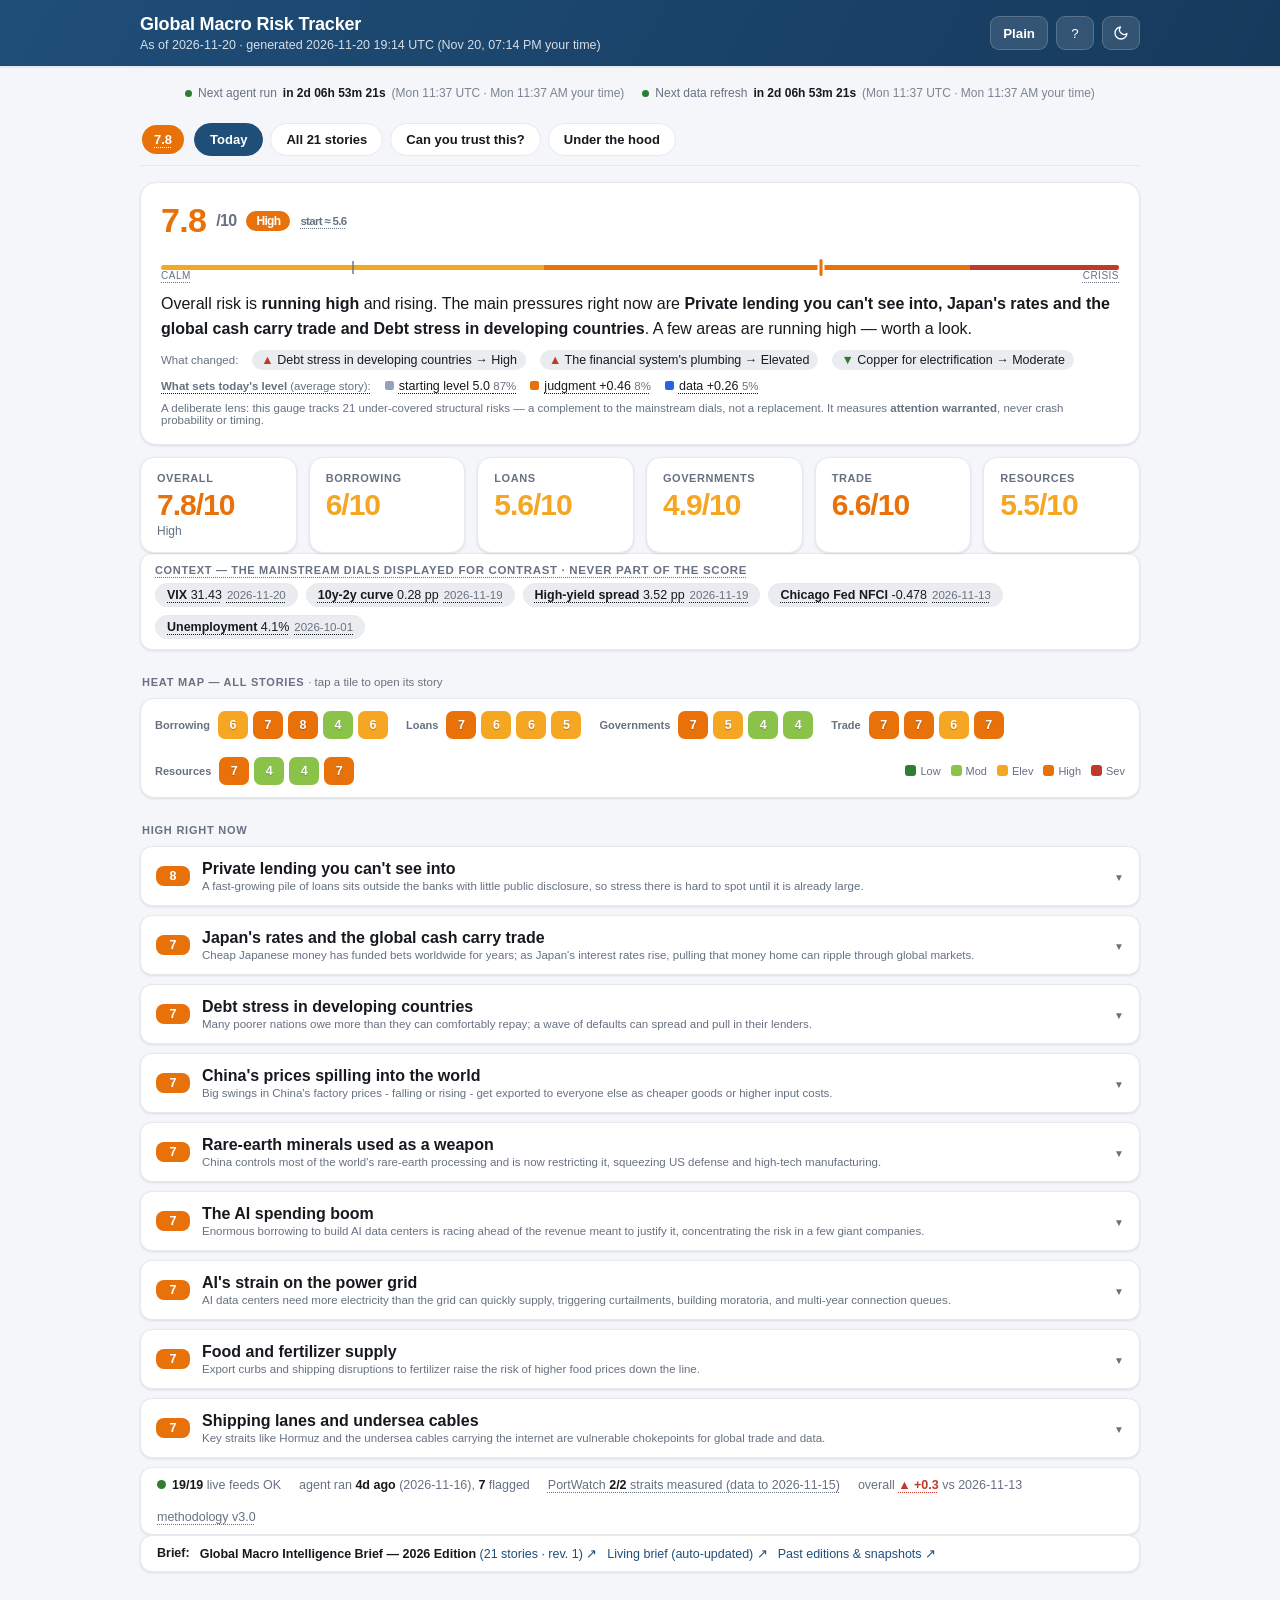
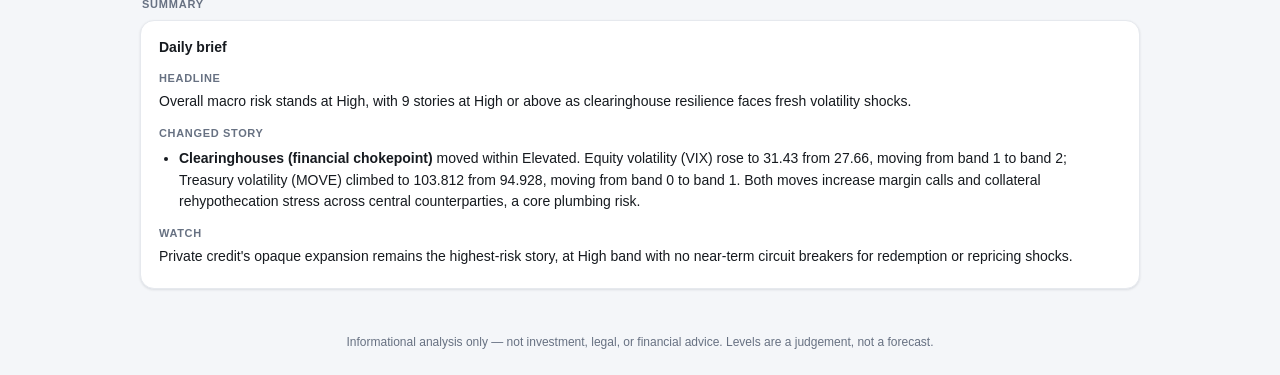
<file: dashboard/index.html>
<!DOCTYPE html>
<html lang="en">
<head>
<meta charset="utf-8"/>
<meta name="viewport" content="width=device-width, initial-scale=1"/>
<meta name="theme-color" content="#1F4E79"/>
<title>Global Macro Risk Tracker</title>
<link rel="icon" href="data:image/svg+xml,%3Csvg xmlns=%27http://www.w3.org/2000/svg%27 viewBox=%270 0 32 32%27%3E%3Crect width=%2732%27 height=%2732%27 rx=%277%27 fill=%27%231F3A5F%27/%3E%3Cpath d=%27M6 22a10 10 0 0 1 20 0%27 fill=%27none%27 stroke=%27%23F5A623%27 stroke-width=%273.2%27 stroke-linecap=%27round%27/%3E%3Cpath d=%27M16 22l5-7%27 stroke=%27%23fff%27 stroke-width=%272.6%27 stroke-linecap=%27round%27/%3E%3C/svg%3E">
<style>
  :root{
    --bg:#f4f6f9; --card:#ffffff; --line:#e6e9ee; --text:#161a1f; --muted:#677182;
    --header:#1F4E79; --header2:#163a5c; --htext:#ffffff; --accent:#1F4E79;
    --shadow:0 1px 2px rgba(16,24,40,.04), 0 1px 3px rgba(16,24,40,.07); --track:#eaecf0;
  }
  [data-theme="dark"]{
    --bg:#0e1116; --card:#161b22; --line:#262d37; --text:#e7ebf0; --muted:#9aa6b4;
    --header:#0c1422; --header2:#0a1018; --htext:#eaf1fb; --accent:#5b9bd5;
    --shadow:0 1px 2px rgba(0,0,0,.5); --track:#222a34;
  }
  *{ box-sizing:border-box; }
  html{ scroll-behavior:smooth; }
  body{ font-family:-apple-system,BlinkMacSystemFont,"Segoe UI",Roboto,Helvetica,Arial,sans-serif;
        margin:0; color:var(--text); background:var(--bg); -webkit-font-smoothing:antialiased;
        transition:background .2s,color .2s; }
  a{ color:var(--accent); text-decoration:none; } a:hover{ text-decoration:underline; }
  header{ background:linear-gradient(120deg,var(--header),var(--header2));
          color:var(--htext); padding:14px 0; box-shadow:var(--shadow); }
  .hwrap{ max-width:1040px; margin:0 auto; padding:0 20px; display:flex; align-items:center; justify-content:space-between; gap:12px; }
  header h1{ margin:0; font-size:18px; font-weight:700; letter-spacing:-.2px; }
  header .sub{ opacity:.82; font-size:12.5px; margin-top:3px; }
  .tbtn{ background:rgba(255,255,255,.12); color:var(--htext); border:1px solid rgba(255,255,255,.18);
         border-radius:9px; width:38px; height:34px; cursor:pointer; display:flex; align-items:center; justify-content:center; }
  .tbtn:hover{ background:rgba(255,255,255,.22); }
  .wrap{ max-width:1040px; margin:0 auto; padding:20px; }
  .section-label{ font-size:11px; text-transform:uppercase; letter-spacing:.07em; color:var(--muted); font-weight:700; margin:26px 2px 10px; }
  /* ---- navigation bar (sticky in both layouts) ---- */
  .navbar{ position:sticky; top:0; z-index:60; display:flex; gap:7px; align-items:center; padding:9px 2px;
    margin:0 0 16px; background:var(--bg); border-bottom:1px solid var(--line); overflow-x:auto; scrollbar-width:none; }
  .navbar::-webkit-scrollbar{ display:none; }
  .navbtn{ border:1px solid var(--line); background:var(--card); color:var(--text); border-radius:999px; padding:8px 15px;
    font:inherit; font-size:13px; font-weight:600; cursor:pointer; white-space:nowrap; }
  .navbtn.active{ background:var(--header); color:#fff; border-color:var(--header); }
  .ovchip{ color:#fff; font-weight:800; font-size:13px; border-radius:999px; padding:7px 12px; margin-right:3px; cursor:default; flex-shrink:0; }
  /* tabs layout */
  .pane{ display:none; } .pane.active{ display:block; animation:fadein .18s ease; }
  @keyframes fadein{ from{opacity:.4} to{opacity:1} }
  /* single-page layout */
  .secwrap{ scroll-margin-top:66px; }
  .secdiv{ font-size:17px; font-weight:800; margin:34px 0 14px; padding-top:22px; border-top:2px solid var(--line); }
  .secwrap:first-of-type .secdiv{ border-top:0; padding-top:2px; margin-top:8px; }
  /* story accordions */
  .sac{ padding:0; }
  .sachead{ display:flex; align-items:center; gap:11px; width:100%; background:none; border:0; color:var(--text);
    font:inherit; font-weight:700; font-size:14.5px; padding:14px 16px; cursor:pointer; text-align:left; }
  .sachl{ min-width:0; overflow-wrap:anywhere; }
  .sachead .chev{ margin-left:auto; }
  .sacbody{ display:none; padding:0 16px 16px; }
  .sac.open .sacbody{ display:block; }
  .lvlchip{ color:#fff; font-weight:800; font-size:12.5px; border-radius:8px; padding:3px 0; min-width:34px; text-align:center; flex-shrink:0; }
  .mini{ display:flex; gap:12px; align-items:center; background:var(--card); border:1px solid var(--line); border-radius:12px;
    padding:13px 15px; margin-bottom:9px; cursor:pointer; box-shadow:var(--shadow); }
  .mini:hover{ border-color:var(--accent); }
  #app{ max-width:1020px; margin:0 auto; }
  .navbtn .lbl-s{ display:none; }
  @media (max-width:640px){
    .navbtn{ padding:8px 11px; font-size:12.5px; }
    .navbtn .lbl-l{ display:none; } .navbtn .lbl-s{ display:inline; }
    .sachead{ padding:13px 12px; } .ovchip{ padding:6px 10px; font-size:12.5px; }
  }
  /* Keep every long token (hashes, URLs, ids, driver strings) inside its box. */
  .pbody, .narr, .story, .gist, .hgrid div, td, .asof, .sgist, .gisttxt { overflow-wrap:anywhere; }
  .panel, .pbody { min-width:0; }
  /* Tables: words break only at spaces - never letter by letter ("BAN/D", "CADEN/CE").
     A genuinely long token can still wrap, and wide tables scroll sideways in .tscroll. */
  td, th, td .asof, td.asof { overflow-wrap:break-word; word-break:normal; }
  th{ white-space:nowrap; }
  .itbl td:first-child{ min-width:190px; }
  .itbl td:nth-child(2){ white-space:nowrap; }
  .itbl td:nth-child(3), .itbl td:nth-child(4), .itbl td:nth-child(5), .itbl td:nth-child(7){ white-space:nowrap; width:1%; }
  .itbl td:nth-child(6){ min-width:96px; }
  .setpill{ white-space:nowrap; }
  .phead{ flex-wrap:wrap; row-gap:2px; }
  code{ background:rgba(127,127,127,.12); padding:1px 5px; border-radius:4px; font-size:12px;
        white-space:pre-wrap; word-break:break-all; }
  .gist{ background:var(--card); border:1px solid var(--line); border-radius:16px; padding:18px 20px; box-shadow:var(--shadow); margin-bottom:12px; }
  .gistnum{ font-size:34px; font-weight:800; letter-spacing:-.02em; display:flex; align-items:center; gap:10px; flex-wrap:wrap; }
  .gistnum .den{ font-size:16px; font-weight:600; color:var(--muted); }
  .gistband{ font-size:12px; font-weight:700; color:#fff; padding:3px 10px; border-radius:999px; }
  .gisttxt{ font-size:16px; line-height:1.55; margin:12px 0 2px; }
  .gistmv{ display:flex; gap:14px; flex-wrap:wrap; align-items:center; margin-top:8px; font-size:12.5px; }
  .gistmv .mv{ background:var(--track); border-radius:999px; padding:3px 9px; }
  .anchor{ position:relative; height:26px; margin:14px 0 4px; }
  .atrack{ position:absolute; top:11px; left:0; right:0; height:5px; border-radius:3px;
    background:linear-gradient(90deg,#2E7D32 0%,#8BC34A 28%,#F5A623 52%,#E8710A 74%,#C0392B 100%); }
  .amark{ position:absolute; top:5px; width:3px; height:17px; border-radius:2px; transform:translateX(-50%); box-shadow:0 0 0 2px var(--card); }
  .atick{ position:absolute; top:7px; width:2px; height:13px; background:var(--muted); opacity:.7; transform:translateX(-50%); }
  .aend{ position:absolute; top:16px; font-size:10px; color:var(--muted); text-transform:uppercase; letter-spacing:.05em; }
  .aend.l{ left:0; } .aend.r{ right:0; }
  .plainq{ font-size:14px; font-weight:600; color:var(--text); margin:18px 2px 6px; display:flex; gap:7px; align-items:baseline; }
  .plainq::before{ content:"\203A"; color:var(--accent); font-weight:800; }
  .sgist{ font-size:13.5px; line-height:1.5; color:var(--muted); margin:2px 0 10px; max-width:64ch; }
  .ctx{ background:var(--card); border:1px solid var(--line); border-radius:12px; padding:10px 14px; margin:0 0 12px; box-shadow:var(--shadow); }
  .ctxhead{ font-size:11px; text-transform:uppercase; letter-spacing:.06em; font-weight:700; color:var(--muted); margin-bottom:7px; cursor:default; }
  .ctxrow{ display:flex; gap:8px; flex-wrap:wrap; }
  .ctxpill{ background:var(--track); border:1px solid var(--line); border-radius:999px; padding:4px 11px; font-size:12.5px; cursor:default; }
  .esc{ margin-top:10px; border:1px solid var(--line); border-radius:10px; background:var(--track); }
  .esc summary{ cursor:pointer; padding:9px 13px; font-size:13px; font-weight:600; list-style-position:inside; }
  .escbody{ padding:2px 14px 12px; font-size:13px; line-height:1.55; }
  .escbody p{ margin:4px 0 10px; }
  .escrow{ margin:5px 0; }
  .escrow .k{ font-size:10.5px; font-weight:800; text-transform:uppercase; letter-spacing:.06em; margin-right:7px; }

  /* aggregate cards */
  .agg{ display:grid; grid-template-columns:repeat(auto-fit,minmax(150px,1fr)); gap:12px; }
  .agg .card{ background:var(--card); border:1px solid var(--line); border-radius:14px; padding:14px 16px; box-shadow:var(--shadow); }
  .agg .num{ font-size:30px; font-weight:800; letter-spacing:-1px; line-height:1; }
  .agg .lbl{ color:var(--muted); font-size:11px; text-transform:uppercase; letter-spacing:.05em; font-weight:700; margin-bottom:6px; }
  .agg .band{ font-size:12px; color:var(--muted); margin-top:4px; }

  /* heat strip */
  .heat{ background:var(--card); border:1px solid var(--line); border-radius:14px; padding:12px 14px; box-shadow:var(--shadow);
         display:flex; gap:18px; flex-wrap:wrap; align-items:center; }
  .hgroup{ display:flex; align-items:center; gap:8px; }
  .hlabel{ font-size:11px; font-weight:700; color:var(--muted); }
  .tiles{ display:flex; gap:5px; flex-wrap:wrap; }
  .tile{ width:30px; height:28px; border-radius:7px; color:#fff; font-weight:700; font-size:12.5px;
         display:flex; align-items:center; justify-content:center; text-shadow:0 1px 1px rgba(0,0,0,.28);
         transition:transform .08s; }
  .tile:hover{ transform:translateY(-2px); text-decoration:none; }
  .legend{ display:flex; gap:10px; margin-left:auto; flex-wrap:wrap; }
  .lg{ font-size:11px; color:var(--muted); display:flex; align-items:center; gap:4px; }
  .sw{ width:11px; height:11px; border-radius:3px; display:inline-block; }

  /* health */
  .health{ display:flex; gap:18px; flex-wrap:wrap; align-items:center; background:var(--card); border:1px solid var(--line);
           border-radius:12px; padding:10px 16px; box-shadow:var(--shadow); font-size:12.5px; color:var(--muted); }
  .health .dot{ width:9px; height:9px; border-radius:50%; display:inline-block; margin-right:6px; }
  .health b{ color:var(--text); }

  /* narrative + panels */
  .narr{ background:var(--card); border:1px solid var(--line); border-radius:14px; padding:16px 18px; box-shadow:var(--shadow);
         white-space:pre-wrap; line-height:1.55; font-size:14px; }
  #review td:nth-child(1), #review th:nth-child(1){ min-width:170px; }
  #review td:nth-child(2), #review td:nth-child(3), #review td:nth-child(4),
  #review th:nth-child(2), #review th:nth-child(3), #review th:nth-child(4){ white-space:nowrap; overflow-wrap:normal; }
  #review td:nth-child(5){ min-width:300px; }
  .split{ display:flex; flex-wrap:wrap; gap:6px 14px; align-items:center; margin-top:9px; font-size:12.5px; }
  .spl{ white-space:nowrap; } .spl i{ display:inline-block; width:9px; height:9px; border-radius:2px; margin-right:5px; vertical-align:0; }
  .narr.brief{ white-space:normal; }
  .narr.brief .bh{ font-size:11px; font-weight:700; letter-spacing:.06em; text-transform:uppercase; color:var(--muted); margin:12px 0 4px; }
  .narr.brief p{ margin:4px 0; }
  .narr.brief ul{ margin:4px 0; padding-left:20px; }
  .narr.brief li{ margin:6px 0; }
  .panel{ background:var(--card); border:1px solid var(--line); border-radius:14px; box-shadow:var(--shadow); overflow:hidden; }
  .phead{ padding:14px 18px; cursor:pointer; display:flex; justify-content:space-between; gap:10px; flex-wrap:wrap; align-items:center; }
  .phead:hover{ background:rgba(127,127,127,.05); }
  .pbody{ display:none; padding:0 18px 16px; }
  .panel.open .pbody{ display:block; }
  .chev::after{ content:"\25BC"; font-size:10px; color:var(--muted); margin-left:4px; }
  .panel.open .chev::after{ content:"\25B2"; }
  details summary{ cursor:pointer; }
  details.bg{ margin-top:10px; } details.bg summary{ font-weight:600; }
  details.bg summary:hover{ color:var(--text); }

  /* story cards */
  .story{ background:var(--card); border:1px solid var(--line); border-radius:14px; padding:15px 17px; box-shadow:var(--shadow); scroll-margin-top:74px; }
  .story h3{ margin:0 0 10px; font-size:15.5px; font-weight:700; letter-spacing:-.2px; }
  .story h3 .setpill{ font-size:11px; font-weight:600; color:var(--muted); background:rgba(127,127,127,.1); padding:1px 7px; border-radius:20px; margin-left:6px; }
  .srow{ display:flex; align-items:center; gap:16px; flex-wrap:wrap; }
  .gauge{ flex:1; min-width:200px; }
  .gtrack{ position:relative; height:12px; border-radius:8px; background:var(--track); overflow:hidden; }
  .gfill{ position:absolute; left:0; top:0; bottom:0; border-radius:8px; transition:width .35s ease; }
  .gtrack .tick{ position:absolute; top:0; bottom:0; width:1px; background:var(--card); opacity:.6; }
  .sright{ display:flex; align-items:center; gap:12px; flex-wrap:wrap; }
  .lvl{ font-weight:800; font-size:19px; letter-spacing:-1px; } .lvl .den{ font-size:12px; color:var(--muted); font-weight:600; }
  .bpill{ color:#fff; font-size:11px; font-weight:700; padding:2px 9px; border-radius:20px; text-shadow:0 1px 1px rgba(0,0,0,.2); }
  .trend{ font-size:12.5px; font-weight:700; white-space:nowrap; }
  .asof{ color:var(--muted); white-space:normal; overflow-wrap:anywhere; font-size:11.5px; }
  .spark{ display:block; }

  .tscroll{ overflow-x:auto; margin-top:12px;
    background:
      linear-gradient(90deg, var(--card) 30%, rgba(255,255,255,0)),
      linear-gradient(270deg, var(--card) 30%, rgba(255,255,255,0)) 100% 0,
      radial-gradient(farthest-side at 0 50%, rgba(0,0,0,.22), rgba(0,0,0,0)),
      radial-gradient(farthest-side at 100% 50%, rgba(0,0,0,.22), rgba(0,0,0,0)) 100% 0;
    background-repeat:no-repeat; background-size:36px 100%, 36px 100%, 12px 100%, 12px 100%;
    background-attachment:local, local, scroll, scroll; }
  .swipehint{ display:none; font-size:11px; color:var(--muted); margin:10px 2px -6px; }
  @media (max-width:640px){
    .swipehint{ display:block; }
    .sacbody table{ min-width:540px; }
    .itbl td:first-child{ min-width:150px; }
    .sacbody th:nth-child(5), .sacbody td:nth-child(5){ display:none; } /* Cadence column: age lives in As-of */
  }
  table{ border-collapse:collapse; width:100%; font-size:12.5px; min-width:520px; }
  th,td{ text-align:left; padding:7px 9px; border-bottom:1px solid var(--line); }
  th{ color:var(--muted); font-weight:600; font-size:11px; text-transform:uppercase; letter-spacing:.03em; }
  tr.stale td{ color:var(--muted); }
  .pill{ display:inline-block; padding:1px 8px; border-radius:20px; color:#fff; font-size:11px; font-weight:700; }
  .prov{ display:inline-block; font-size:10px; color:#fff; background:#94a3b8; border-radius:5px; padding:0 6px; margin-left:4px; }
  [data-theme="dark"] .prov{ background:#475569; }

  footer{ color:var(--muted); font-size:12px; text-align:center; padding:26px 16px; }
  .err{ background:#fde8e8; border:1px solid #f5b5b5; color:#7a1c1c; padding:14px; border-radius:12px; }
  [data-theme="dark"] .err{ background:#2a1414; border-color:#5a2a2a; color:#f0b5b5; }

  /* loading skeleton */
  .sk{ background:linear-gradient(90deg,var(--card) 0%,rgba(127,127,127,.08) 50%,var(--card) 100%);
       background-size:200% 100%; animation:sh 1.3s infinite; border:1px solid var(--line); border-radius:14px; }
  @keyframes sh{ 0%{background-position:200% 0} 100%{background-position:-200% 0} }

  .modal-bd{ position:fixed; inset:0; background:rgba(0,0,0,.55); display:none; z-index:50; overflow-y:auto; padding:18px; }
  .modal-bd.open{ display:block; }
  .modal{ background:var(--card); color:var(--text); max-width:780px; margin:24px auto; border-radius:16px;
          border:1px solid var(--line); box-shadow:0 24px 70px rgba(0,0,0,.35); }
  .modal-head{ position:sticky; top:0; background:var(--card); display:flex; justify-content:space-between;
               align-items:center; padding:15px 20px; border-bottom:1px solid var(--line); border-radius:16px 16px 0 0; }
  .modal-head h2{ margin:0; font-size:16.5px; }
  .modal .x{ cursor:pointer; border:none; background:transparent; color:var(--muted); font-size:24px; line-height:1; padding:0 4px; }
  .modal .x:hover{ color:var(--text); }
  .modal-body{ padding:6px 20px 24px; }
  .modal-body h3{ font-size:11.5px; text-transform:uppercase; letter-spacing:.06em; color:var(--accent);
                  margin:20px 0 8px; font-weight:700; }
  .modal-body p.intro{ font-size:13px; color:var(--muted); line-height:1.55; margin:12px 0 0; }
  .hgrid{ display:grid; grid-template-columns:140px 1fr; gap:9px 14px; align-items:start; font-size:13px; line-height:1.5; }
  .hgrid .k{ font-weight:700; }
  .hgrid code{ background:rgba(127,127,127,.12); padding:1px 5px; border-radius:4px; font-size:12px; }
  .swatch{ display:inline-block; width:11px; height:11px; border-radius:3px; vertical-align:middle; margin-right:3px; }
  @media(max-width:560px){ .hgrid{ grid-template-columns:1fr; gap:2px 0; } .hgrid .k{ margin-top:8px; } }

  .sched{ display:flex; gap:8px 18px; flex-wrap:wrap; justify-content:center; align-items:center;
          font-size:12px; color:var(--muted); margin-bottom:14px; }
  .sched b{ color:var(--text); font-variant-numeric:tabular-nums; }
  .sched .seg{ display:flex; align-items:center; gap:6px; }
  .sched .live{ width:7px; height:7px; border-radius:50%; background:#2E7D32; display:inline-block; animation:pulse 2s infinite; }
  .sched .soon{ background:#F5A623; }
  @keyframes pulse{ 0%,100%{opacity:1} 50%{opacity:.25} }
  th.tip:focus{ outline:none; }
  .tip, .htip{ cursor:help; text-decoration:underline dotted currentColor; text-underline-offset:3px; text-decoration-thickness:1px; }
  #tooltip{ position:fixed; z-index:9999; max-width:262px; background:#1f2937; color:#fff;
            padding:7px 10px; border-radius:7px; font-size:11.5px; line-height:1.45; font-weight:400;
            box-shadow:0 6px 20px rgba(0,0,0,.32); pointer-events:none; opacity:0; transition:opacity .1s; }

  @media(max-width:680px){
    .agg{ grid-template-columns:repeat(2,1fr); }
    .hwrap h1{ font-size:16px; }
    .legend{ margin-left:0; width:100%; }
  }
</style>
</head>
<body>
<header>
  <div class="hwrap">
    <div>
      <h1>Global Macro Risk Tracker</h1>
      <div class="sub" id="sub">loading…</div>
    </div>
    <div style="display:flex;gap:8px">
      <button id="modeBtn" class="tbtn" style="width:auto;padding:0 12px;font-weight:600" title="Reading level" onclick="toggleMode()">Plain</button>
      <button id="helpBtn" class="tbtn" title="What do these mean?" aria-label="Help" onclick="openHelp()">?</button>
      <button id="themeBtn" class="tbtn" title="Toggle dark mode" onclick="toggleTheme()" aria-label="Toggle theme"></button>
    </div>
  </div>
</header>
<div class="wrap">
  <div id="sched" class="sched" title="Scheduled times are UTC. GitHub Actions often starts scheduled runs late - recently by several hours."></div>
  <div id="app">
    <div class="sk" style="height:92px;margin-bottom:12px"></div>
    <div class="sk" style="height:64px;margin-bottom:12px"></div>
    <div class="sk" style="height:120px;margin-bottom:12px"></div>
    <div class="sk" style="height:160px"></div>
  </div>
</div>
<div class="modal-bd" id="help" onclick="if(event.target===this)closeHelp()">
  <div class="modal" role="dialog" aria-modal="true" aria-label="How to read this tracker">
    <div class="modal-head"><h2>How to read this tracker</h2><button class="x" onclick="closeHelp()" aria-label="Close">&times;</button></div>
    <div class="modal-body">
      <p class="intro">This tracker turns live data and current events into a 1&ndash;10 risk level for each
      "story" (a macro risk theme). Nothing here is a forecast or financial advice &mdash; the levels are a
      transparent, rules-based judgement of how much attention each risk warrants right now.</p>

      <h3>What this is &mdash; and isn't</h3>
      <div class="hgrid">
        <div class="k">A deliberate lens</div><div>This tracker deliberately monitors <b>structural and interconnection risks that mainstream indicators under-cover</b> &mdash; funding plumbing, chokepoints, hidden leverage, physical constraints. It complements the famous dials (inflation, the Fed, unemployment, equity markets); it does not replace them. Many mainstream forces still enter as <i>inputs</i> through the mechanisms they act on (Fed policy via funding spreads, recession via delinquencies, inflation via food and energy).</div>
        <div class="k">What the number means</div><div>The level measures <b>how much attention a risk warrants</b> under transparent, fixed rules &mdash; never crash probability, market timing, or a forecast. Coverage is curated, not frozen: the scout proposes gaps weekly in a public queue, every rubric is published config, and the track record is logged where it cannot be edited.</div>
        <div class="k">The context dials</div><div>The strip of mainstream gauges (VIX, yield curve, credit spreads, financial conditions, unemployment) is shown <b>for contrast only</b> &mdash; those values never feed the score. When they read calm while this gauge reads elevated, the divergence is the information: markets price those dials continuously, while the risks tracked here are the kind history shows get ignored until they rupture.</div>
      </div>

      <h3>"What could this mean if it escalates?"</h3>
      <div class="hgrid">
        <div class="k">Escalation notes</div><div>Stories at <b>High (7+)</b> gain a collapsible cause-and-effect note: how this kind of stress has historically moved through the system, which sectors were pressured or benefited in past analogous episodes, and the trap that made the obvious reaction fail. Educational only &mdash; mechanism level, no tickers, no advice, no predictions. It disappears when the story cools below High.</div>
      </div>

      <h3>Plain vs Expert (the button top-right)</h3>
      <div class="hgrid">
        <div class="k">Plain</div><div>The default. Plain-English names, a one-line "what it is and why it matters" under each story, and a state-of-the-world summary up top. The summary line and the "what changed" list are generated automatically from the scores, so they always match the numbers.</div>
        <div class="k">Expert</div><div>The full view: original terminology, the tail-weighted aggregation note, and every panel's technical framing. Nothing is hidden in Plain mode &mdash; Expert just adds the jargon and the methodology detail. Your choice is remembered on this device.</div>
      </div>

      <h3>The risk level &amp; bands</h3>
      <div class="hgrid">
        <div class="k">Level (1&ndash;10)</div><div>Each story's headline score. Higher = more attention warranted. It starts from an analyst-set base level and is nudged by the indicators below.</div>
        <div class="k">Sections</div><div>The 21 stories are grouped into five mechanism-based sets &mdash; Funding &amp; Leverage, Credit/Consumers &amp; Valuations, Sovereigns &amp; the Monetary Order, Geoeconomics &amp; Trade Weapons, and Physical &amp; Resource Limits &mdash; so stories that move for the same reason sit together and each set's average means something. Hover a set name for its full title.</div>
        <div class="k">Bands</div><div>Levels group into five bands:
          <span class="swatch" style="background:#2E7D32"></span><b>Low</b> (1&ndash;2),
          <span class="swatch" style="background:#8BC34A"></span><b>Moderate</b> (3&ndash;4),
          <span class="swatch" style="background:#F5A623"></span><b>Elevated</b> (5&ndash;6),
          <span class="swatch" style="background:#E8710A"></span><b>High</b> (7&ndash;8),
          <span class="swatch" style="background:#C0392B"></span><b>Severe</b> (9&ndash;10). The colour follows the band.</div>
        <div class="k">Gauge bar</div><div>The horizontal bar under each story fills to its level and is coloured by band &mdash; a quick visual of where it sits.</div>
      </div>

      <h3>The trend triangle &amp; sparkline</h3>
      <div class="hgrid">
        <div class="k">&#9650; / &#9660; / &#9679;</div><div><span style="color:#C0392B">&#9650; red</span> = the level <b>rose</b> since the comparison date; <span style="color:#2E7D32">&#9660; green</span> = it <b>fell</b>; <span style="color:var(--muted)">&#9679; flat</span> = unchanged. "new" means there isn't enough history yet.</div>
        <div class="k">vs &lt;date&gt;</div><div>The date the trend is measured against (about a week earlier), so you see direction, not just today's value.</div>
        <div class="k">Sparkline</div><div>The little line next to a story is its level over recent runs &mdash; the shape of its path.</div>
      </div>

      <h3>The indicator table</h3>
      <p class="intro">Each story is driven by a handful of indicators &mdash; the measurable signals that move its level.</p>
      <div class="hgrid">
        <div class="k">Indicator</div><div>One measurable signal feeding the story (a market price, an economic series, or a current-events status).</div>
        <div class="k">Value</div><div>The latest reading. A number for data indicators (e.g. a spread or price), or a 0/1/2 status for event indicators.</div>
        <div class="k">Band (0/1/2)</div><div>Each indicator is bucketed: <b>0 = benign</b>, <b>1 = watch</b>, <b>2 = stress</b>, using its thresholds. This is what the engine acts on.</div>
        <div class="k">&Delta; (delta)</div><div>How much this indicator is currently pushing the story's level up (+) or down (&minus;) versus its normal baseline. At baseline it contributes 0.</div>
        <div class="k">Cadence</div><div><code>daily</code> = refreshed from a live feed every run; <code>event</code> = updated when something happens (AI-rated or human-set), not on a clock.</div>
        <div class="k">As of</div><div>The date of the underlying reading, so you know how fresh it is.</div>
        <div class="k">Source</div><div>Where the number comes from, as a clickable link: <b>FRED</b>/<b>Market</b> = automatic live feed; <b>Agent</b> = AI-rated against a written rubric; <b>Baseline</b> = currently using the analyst's starting value (no live update yet).</div>
      </div>

      <h3>The panels</h3>
      <div class="hgrid">
        <div class="k">Heat map</div><div>All stories as colour-coded tiles for a two-second scan. Click a tile to jump to that story.</div>
        <div class="k">Countdown bar</div><div>At the top: a live countdown to the next scheduled data refresh and AI agent run (the agent runs Monday morning UTC, capturing the weekend). Times are the schedule; GitHub may run a few minutes late.</div>
        <div class="k">Data health</div><div>How many live feeds updated vs fell back to baseline, when the AI agent last ran, and the overall trend &mdash; a trust check at a glance.</div>
        <div class="k">Scout</div><div>Watches credible feeds for developments the tracker doesn't already capture and <b>proposes</b> additions (re-rate existing / coverage gap / new risk) with a materiality rating. It only proposes &mdash; a human approves.</div>
        <div class="k">Agent review</div><div>The AI rating agent's worklist. Each row separates the <b>FACT</b> (the load-bearing measured datum + primary source) from the rule-applied rating, so the meter is driven by facts, not vibes. Where authoritative sources disagree, the conflict is shown as <b>Dissent</b> and annotated rather than silently resolved. Confidence/applied/held/overridden and reasoning + sources are shown; low-confidence calls are flagged, not applied. Readings outside an indicator's plausible range are caught, marked <b>auto-corrected</b>, and held at the last trusted value.</div>
        <div class="k">What sets a level</div><div>Each story's score = its June 2026 starting level + small nudges from its indicators. The headline shows how much comes from each part: the starting level, <b>judgment</b> (ratings by the AI agent or the owner) and <b>data</b> (market feeds and measured ship counts). The backtest can only replay the data part, so a High reading that rests on judgment has not been tested against past crises. Scores are kept unrounded for every calculation and rounded half up only for display (methodology 3.0).</div>
        <div class="k">Consistency checks</div><div>Deterministic whole-picture cross-checks that run after scoring. They flag ratings the rest of the board contradicts — e.g. a chokepoint rated "closed" while crude oil stays benign, or a positive China PPI when the story tracks deflation. These are review flags, not auto-corrections.</div>
        <div class="k">Validation</div><div>Two honest tests. <b>Calibration</b> replays documented stress episodes (2008/2020/2022/2023) through the live engine and shows whether the overall rises and separates from a calm baseline (market indicators only, so a lower bound). <b>Dynamic range</b> shows the overall now spans ~4.7-9.0: it reaches High/Severe only under broad, correlated stress. <b>Sensitivity</b> ranks which indicators most move their story/set/overall, i.e. where a wrong fact matters most.</div>
        <div class="k">Backtest</div><div>Replays real 2020 &amp; 2022 market data through the engine to show it responds sensibly to stress. Only the market indicators vary (judgement ones are held at baseline), so it validates mechanics, not predictions.</div>
        <div class="k">Background</div><div>An expandable plain-language summary of each story, with a link to the full written brief (PDF).</div>
      </div>

      <h3>How the number is made (and who controls it)</h3>
      <div class="hgrid">
        <div class="k">Scoring</div><div>level = base level + the sum of each indicator's weighted delta, clamped to 1&ndash;10. Every move is arithmetic and auditable &mdash; no AI sets a number directly.</div>
        <div class="k">The AI's role</div><div>The agent only sets <i>inputs</i> (it reads current events and maps them onto fixed rubrics). The maths is deterministic, and a human override always wins.</div>
        <div class="k">Aggregates</div><div>Per-Set scores are averages of their story levels. <b>Overall</b> is tail-weighted: it blends the breadth average with the worst cluster (top third of stories) and adds a premium when many stories are High at once, so a broad correlated shock registers instead of being averaged away. Hover the Overall card for the breakdown.</div>
      </div>
    </div>
  </div>
</div>
<footer>Informational analysis only — not investment, legal, or financial advice. Levels are a judgement, not a forecast.</footer>
<script>
const moonIcon='<svg width="16" height="16" viewBox="0 0 24 24" fill="none" stroke="currentColor" stroke-width="2" stroke-linecap="round" stroke-linejoin="round"><path d="M21 12.79A9 9 0 1 1 11.21 3 7 7 0 0 0 21 12.79z"/></svg>';
const sunIcon='<svg width="16" height="16" viewBox="0 0 24 24" fill="none" stroke="currentColor" stroke-width="2" stroke-linecap="round" stroke-linejoin="round"><circle cx="12" cy="12" r="4"/><path d="M12 2v2M12 20v2M4.9 4.9l1.4 1.4M17.7 17.7l1.4 1.4M2 12h2M20 12h2M4.9 19.1l1.4-1.4M17.7 6.3l1.4-1.4"/></svg>';
function setTheme(t){ document.documentElement.setAttribute('data-theme',t); try{localStorage.setItem('mrt-theme',t);}catch(e){}
  const b=document.getElementById('themeBtn'); if(b) b.innerHTML = t==='dark'? sunIcon : moonIcon; }
function toggleTheme(){ const c=document.documentElement.getAttribute('data-theme')||'light'; setTheme(c==='dark'?'light':'dark'); }
function initTheme(){ let t=null; try{t=localStorage.getItem('mrt-theme');}catch(e){}
  if(!t) t=(window.matchMedia&&window.matchMedia('(prefers-color-scheme:dark)').matches)?'dark':'light'; setTheme(t); }
initTheme();

// ---- Plain <-> Expert reading mode (defaults to Plain for first-time/public readers) ----
let MODE = 'plain';
let LAST_D = null;
function setMode(m){ MODE = (m==='expert')?'expert':'plain';
  try{localStorage.setItem('mrt-mode',MODE);}catch(e){}
  document.documentElement.setAttribute('data-mode',MODE);
  const b=document.getElementById('modeBtn');
  if(b){ b.textContent = MODE==='plain'?'Plain':'Expert';
    b.title = MODE==='plain'?'Reading level: Plain \u2014 tap for Expert (full jargon + detail)':'Reading level: Expert \u2014 tap for Plain'; }
  if(LAST_D) render(LAST_D); }
function toggleMode(){ setMode(MODE==='plain'?'expert':'plain'); }
function initMode(){ let m=null; try{m=localStorage.getItem('mrt-mode');}catch(e){} setMode(m==='expert'?'expert':'plain'); }
initMode();

// ---- Layout engine: 'tabs' (four views) or 'scroll' (one page + sticky jump-nav) ----
const LAYOUT='tabs'; /*LAYOUT_MARKER*/
const VIEWS=[["today","Today","Today"],["stories","All 21 stories","Stories"],["trust","Can you trust this?","Trust"],["inside","Under the hood","Inside"]];
let ACTIVE_VIEW='today';
function navBar(d){
  const ov=d.aggregates.overall, col=bandColor(Math.round(ov));
  const btn=([id,lb,sh])=>`<button class="navbtn" id="nav-${id}" onclick="${LAYOUT==='tabs'?`applyView('${id}')`:`scrollSec('${id}')`}"><span class="lbl-l">${lb}</span><span class="lbl-s">${sh||lb}</span></button>`;
  return `<nav class="navbar" aria-label="Sections"><span class="ovchip htip" style="background:${col}" data-tip="Overall risk right now \u2014 always visible while you browse">${ov}</span>${VIEWS.map(btn).join('')}</nav>`;
}
function assembleLayout(d,GROUPS){
  let out=navBar(d);
  if(LAYOUT==='tabs'){
    for(const [id,,content] of GROUPS) out+=`<section class="pane" id="pane-${id}">${content}</section>`;
  }else{
    for(const [id,label,content] of GROUPS) out+=`<section class="secwrap" id="sec-${id}"><h2 class="secdiv">${label}</h2>${content}</section>`;
  }
  return out;
}
function applyView(id,init){
  if(id){ ACTIVE_VIEW=id; }
  else{
    let h=''; try{h=(location.hash||'').replace('#','');}catch(e){}
    let saved=null; try{saved=localStorage.getItem('mrt-view');}catch(e){}
    ACTIVE_VIEW=h||saved||'today';
    if(!VIEWS.some(v=>v[0]===ACTIVE_VIEW)) ACTIVE_VIEW='today';
  }
  try{localStorage.setItem('mrt-view',ACTIVE_VIEW);}catch(e){}
  try{history.replaceState(null,'','#'+ACTIVE_VIEW);}catch(e){}
  document.querySelectorAll('.pane').forEach(p=>p.classList.toggle('active',p.id==='pane-'+ACTIVE_VIEW));
  document.querySelectorAll('.navbtn').forEach(b=>b.classList.toggle('active',b.id==='nav-'+ACTIVE_VIEW));
  if(!init){ try{window.scrollTo({top:0});}catch(e){} }
}
window.addEventListener('hashchange',function(){
  const h=(location.hash||'').replace('#','');
  if(LAYOUT==='tabs' && VIEWS.some(v=>v[0]===h) && h!==ACTIVE_VIEW) applyView(h);
});
function scrollSec(id){
  const el=document.getElementById('sec-'+id);
  if(el&&el.scrollIntoView) el.scrollIntoView({behavior:'smooth'});
  try{history.replaceState(null,'','#'+id);}catch(e){}
}
let __spy=false;
function initSpy(){
  if(__spy) return; __spy=true;
  try{
    window.addEventListener('scroll',function(){
      let cur='today';
      for(const [id] of VIEWS){ const el=document.getElementById('sec-'+id);
        if(el&&el.getBoundingClientRect&&el.getBoundingClientRect().top<=90) cur=id; }
      document.querySelectorAll('.navbtn').forEach(b=>b.classList.toggle('active',b.id==='nav-'+cur));
    },{passive:true});
  }catch(e){}
}
function toggleStory(id){ const el=document.getElementById('story-'+id); if(el&&el.classList) el.classList.toggle('open'); }
function gotoStory(id){
  if(LAYOUT==='tabs') applyView('stories');
  const el=document.getElementById('story-'+id); if(!el) return;
  if(el.classList) el.classList.add('open');
  if(el.scrollIntoView) setTimeout(()=>el.scrollIntoView({behavior:'smooth',block:'start'}), LAYOUT==='tabs'?30:80);
}

// ---- next-run countdown (mirrors the cron in .github/workflows/daily.yml, all UTC) ----
const SCHEDULE = {
  agent: { dows:[1],          hour:11, min:37, label:"agent run" },   // Monday 11:37 UTC
  data:  { dows:[1,2,3,4,5],  hour:11, min:37, label:"data refresh" } // weekdays 11:37 UTC
};
let DATA_DATE=null;   // date of the board on screen, set when latest.json loads
function nextRun(spec){
  const now=new Date();
  for(let i=0;i<15;i++){
    const d=new Date(Date.UTC(now.getUTCFullYear(),now.getUTCMonth(),now.getUTCDate()+i,spec.hour,spec.min,0));
    if(spec.dows.includes(d.getUTCDay()) && d.getTime()>now.getTime()) return d;
  }
  return null;
}
function lastRun(spec){
  const now=new Date();
  for(let i=0;i<15;i++){
    const d=new Date(Date.UTC(now.getUTCFullYear(),now.getUTCMonth(),now.getUTCDate()-i,spec.hour,spec.min,0));
    if(spec.dows.includes(d.getUTCDay()) && d.getTime()<=now.getTime()) return d;
  }
  return null;
}
function fmtLeft(ms){
  let s=Math.max(0,Math.floor(ms/1000));
  const d=Math.floor(s/86400); s-=d*86400;
  const h=Math.floor(s/3600); s-=h*3600;
  const m=Math.floor(s/60); s-=m*60;
  return (d?d+"d ":"")+(h||d?String(h).padStart(2,"0")+"h ":"")+String(m).padStart(2,"0")+"m "+String(s).padStart(2,"0")+"s";
}
function localOf(d){ return d.toLocaleString(undefined,{weekday:"short",hour:"numeric",minute:"2-digit"}); }
function utcOf(d){ const dow=["Sun","Mon","Tue","Wed","Thu","Fri","Sat"][d.getUTCDay()];
  return `${dow} ${String(d.getUTCHours()).padStart(2,"0")}:${String(d.getUTCMinutes()).padStart(2,"0")} UTC`; }
function segHTML(spec){
  const now=new Date(), nx=nextRun(spec), lr=lastRun(spec);
  // GitHub starts scheduled runs late under load (recently 3-9 h). If today's slot has
  // passed but the board on screen is still from an earlier day, say "queued" honestly.
  const slotISO = lr ? lr.toISOString().slice(0,10) : null;
  const queued = lr && DATA_DATE && DATA_DATE < slotISO && (now.getTime()-lr.getTime() < 14*3600*1000);
  if(queued) return `<span class="seg htip" data-tip="Scheduled for ${utcOf(lr)}. GitHub often starts scheduled runs hours late; the page updates as soon as it finishes."><span class="live soon"></span>${spec.label[0].toUpperCase()+spec.label.slice(1)} <b>queued at GitHub</b> <span style="opacity:.85">(slot ${utcOf(lr)})</span></span>`;
  return `<span class="seg"><span class="live"></span>Next ${spec.label} <b>in ${fmtLeft(nx-now)}</b> `
       + `<span style="opacity:.85">(${utcOf(nx)} \u00B7 ${localOf(nx)} your time)</span></span>`;
}
function tickSchedule(){
  const el=document.getElementById("sched"); if(!el) return;
  el.innerHTML = segHTML(SCHEDULE.agent) + segHTML(SCHEDULE.data);
}
tickSchedule(); setInterval(tickSchedule,1000);

// ---- cursor-following tooltip (one element on <body>, so nothing clips or mis-anchors it) ----
(function(){
  var tip=document.createElement('div'); tip.id='tooltip'; var attached=false, cur=null;
  function attach(){ if(!attached && document.body){ document.body.appendChild(tip); attached=true; } }
  function place(x,y){
    var w=tip.offsetWidth, h=tip.offsetHeight, pad=8;
    var left=x+14; if(left+w>window.innerWidth-pad) left=x-w-14; if(left<pad) left=pad;
    var top=y-h-12; if(top<pad) top=y+20;
    tip.style.left=left+'px'; tip.style.top=top+'px';
  }
  document.addEventListener('mouseover', function(e){
    var t=e.target.closest && e.target.closest('[data-tip]'); if(!t) return;
    attach(); cur=t; tip.textContent=t.getAttribute('data-tip'); tip.style.opacity='1'; place(e.clientX,e.clientY);
  });
  document.addEventListener('mousemove', function(e){ if(cur) place(e.clientX,e.clientY); });
  document.addEventListener('mouseout', function(e){
    if(!cur) return;
    var to=e.relatedTarget;
    if(to && to.closest && to.closest('[data-tip]')===cur) return;
    cur=null; tip.style.opacity='0';
  });
  window.addEventListener('scroll', function(){ if(cur){ cur=null; tip.style.opacity='0'; } }, true);
})();

function openHelp(){ document.getElementById('help').classList.add('open'); document.body.style.overflow='hidden'; }
function closeHelp(){ document.getElementById('help').classList.remove('open'); document.body.style.overflow=''; }
document.addEventListener('keydown',e=>{ if(e.key==='Escape') closeHelp(); });

// The current published edition comes from latest.json (main.py reads editions.json);
// fallback = the 2026 Edition. Strings were sanitised on load (deepSafe).
function editionLink(d){
  const e=d.edition||{};
  const href=e.html||e.pdf||'briefs/Global_Macro_Intelligence_Brief_2026.pdf';
  const title=e.title||'Global Macro Intelligence Brief \u2014 2026 Edition';
  const rev=e.revision?` \u00B7 rev. ${e.revision}`:'';
  const n=e.n_stories||21;
  const nxt=e.next?` title="Next edition: ${e.next}"`:'';
  return `<a href="${href}" target="_blank" rel="noopener"${nxt}><b>${title}</b> (${n} stories${rev}) \u2197</a>`;
}
function bandColor(l){ return l<=2?'#2E7D32':l<=4?'#8BC34A':l<=6?'#F5A623':l<=8?'#E8710A':'#C0392B'; }
function bandName(l){ return l<=2?'Low':l<=4?'Moderate':l<=6?'Elevated':l<=8?'High':'Severe'; }
function fmt(v){ if(v===null||v===undefined) return '-'; return (typeof v==='number')? (Math.abs(v)<10? v.toFixed(2): v.toFixed(1)) : v; }
function confColor(c){ c=(c||'').toLowerCase(); return c==='high'?'#2E7D32':c==='medium'?'#F5A623':c==='error'?'#C0392B':'#888'; }

function gauge(level){
  let ticks=''; for(let i=1;i<10;i++) ticks+=`<span class="tick" style="left:${i*10}%"></span>`;
  return `<div class="gauge"><div class="gtrack">${ticks}<div class="gfill" style="width:${level*10}%;background:${bandColor(level)}"></div></div></div>`;
}
function sparkSVG(arr, color){
  if(!arr||arr.length<2) return '';
  const w=96,h=26,pad=3,mn=1,mx=10;
  const x=i=>pad+i*(w-2*pad)/(arr.length-1), y=v=>h-pad-(v-mn)*(h-2*pad)/(mx-mn);
  const pts=arr.map((v,i)=>`${x(i).toFixed(1)},${y(v).toFixed(1)}`).join(' ');
  return `<svg class="spark" width="${w}" height="${h}" viewBox="0 0 ${w} ${h}">
    <polyline fill="none" stroke="${color}" stroke-width="1.7" stroke-linejoin="round" stroke-linecap="round" points="${pts}"/>
    <circle cx="${x(arr.length-1).toFixed(1)}" cy="${y(arr[arr.length-1]).toFixed(1)}" r="2.2" fill="${color}"/></svg>`;
}
function trendBadge(t){
  if(!t) return '<span class="trend htip" style="color:var(--muted)" data-tip="No prior run on record yet \u2014 a new story or first reading.">new</span>';
  const c=t.change;
  const tip=`data-tip="Change in this story&#39;s level versus the previous recorded run (${t.since||'last run'}). \u25B2 rose \u00B7 \u25BC fell \u00B7 \u25CF unchanged."`;
  if(c>0) return `<span class="trend htip" style="color:#C0392B" ${tip}>\u25B2 +${c}</span>`;
  if(c<0) return `<span class="trend htip" style="color:#2E7D32" ${tip}>\u25BC ${c}</span>`;
  return `<span class="trend htip" style="color:var(--muted)" ${tip}>\u25CF flat</span>`;
}
function legend(){
  return [[2,'Low'],[4,'Mod'],[6,'Elev'],[8,'High'],[10,'Sev']]
    .map(([l,n])=>`<span class="lg"><span class="sw" style="background:${bandColor(l)}"></span>${n}</span>`).join('');
}
function heatStrip(d){
  const sets=d.sets||{};
  const psets=(MODE==='plain'&&d.plain&&d.plain.sets)||null;
  const pstory=(d.plain&&d.plain.stories)||{};
  const slbl=s=>(MODE==='plain'&&pstory[s.id]&&pstory[s.id].label)||s.name;
  const lbl=k=>{ if(psets){const p=psets[k]||psets[String(k)]; if(p)return p.short||p.name;} const s=sets[k]||sets[String(k)]; return s?s.short:('Set '+k); };
  const full=k=>{ if(psets){const p=psets[k]||psets[String(k)]; if(p)return p.name||p.short;} const s=sets[k]||sets[String(k)]; return s?s.name:('Set '+k); };
  const bySet={};
  for(const s of d.stories){ (bySet[s.set]=bySet[s.set]||[]).push(s); }
  let groups='';
  for(const set of Object.keys(bySet).sort()){
    const tiles=bySet[set].map(s=>`<a class="tile" href="#" onclick="gotoStory('${s.id}');return false;" title="${slbl(s)} \u2014 ${s.level}/10 ${s.band}" style="background:${bandColor(s.level)}">${s.level}</a>`).join('');
    groups+=`<div class="hgroup"><span class="hlabel" title="${full(set)}">${lbl(set)}</span><div class="tiles">${tiles}</div></div>`;
  }
  return `<div class="heat">${groups}<div class="legend">${legend()}</div></div>`;
}
function healthBar(d){
  const h=d.data_health; if(!h) return '';
  const okPct=h.live_total? h.live_ok/h.live_total : 1;
  const dot=h.offline?'#9a9a9a':(okPct>=0.8?'#2E7D32':okPct>=0.5?'#F5A623':'#C0392B');
  const feeds=h.offline?'<b>offline preview</b> (sample data)'
    :`<b>${h.live_ok}/${h.live_total}</b> live feeds OK${h.fell_back?`, <b>${h.fell_back}</b> on baseline`:''}`;
  const agent=h.agent_last?`agent ran <b>${h.agent_days_ago}d ago</b> (${h.agent_last})${h.agent_flags?`, <b>${h.agent_flags}</b> flagged`:''}`:'agent has not run yet';
  let ot=''; if(d.aggregates_trend&&d.aggregates_trend.overall){ const t=d.aggregates_trend.overall;
    ot=`overall ${trendBadge(t)} vs ${t.since}`;
    if(t.crosses_methodology) ot=`overall vs ${t.since} <span class="htip" data-tip="Scoring methodology changed between then (v${t.ref_version}) and now (v${t.version}), so this delta mixes regimes and is not comparable. Story-level history is unaffected.">\u26A0 methodology changed (v${t.ref_version}\u2192v${t.version})</span>`;
  }
  const fg=((h.carried||[]).length||(h.held||[]).length)?`<span class="htip" style="color:#E8710A;font-weight:700" data-tip="Carried = feed failed, last good value used. Held = a value outside its plausible range or an implausible jump, kept back until the next run confirms it.">\u26A0 ${(h.carried||[]).length} carried \u00B7 ${(h.held||[]).length} held</span>`:'';
  const pw=h.portwatch?`<span class="htip" data-tip="IMF PortWatch measured ship counts for the Hormuz and Red Sea chokepoints - used to set those ratings by rule.">PortWatch <b>${h.portwatch.ok}/${h.portwatch.total}</b> straits measured${h.portwatch.as_of?` (data to ${h.portwatch.as_of})`:''}</span>`:'';
  const mv=d.method_version?`<span class="htip" data-tip="Scoring methodology version. Every saved history row is stamped with it so trends and backtests never silently mix scoring regimes.">methodology v${d.method_version}</span>`:'';
  const lerr=h.ledger_ok===false?`<span class="htip" style="color:#C0392B;font-weight:700" data-tip="${String(h.ledger_error||'').replace(/"/g,'&quot;')}">\u26A0 track record not updated this run</span>`:'';
  return `<div class="health"><span><span class="dot" style="background:${dot}"></span>${feeds}</span>${lerr}<span>${agent}</span>${fg}${pw}${ot?`<span>${ot}</span>`:''}${mv?`<span>${mv}</span>`:''}</div>`;
}
function consistencyPanel(d){
  const c=d.consistency;
  if(!c) return '';
  const flags=c.flags||[];
  const sevColor={high:'#C0392B',medium:'#E8710A',low:'#F5A623'};
  if(!flags.length){
    return `<div class="panel" id="consistency"><div class="phead" onclick="this.parentNode.classList.toggle('open')">
      <span><strong>Consistency checks</strong> <span class="asof">whole-picture cross-checks</span></span>
      <span class="asof">\u2713 no contradictions \u00B7 ${c.checked||0} rules<span class="chev"></span></span></div>
      <div class="pbody"><div class="asof" style="padding:8px 0;line-height:1.5">Every rule passed \u2014 no indicator is rated in a way the rest of the board contradicts (e.g. a chokepoint rated closed while its price signal stays benign).</div></div></div>`;
  }
  const rows=flags.map(f=>{
    const inv=(f.indicators||[]).map(i=>`<span class="pill" style="background:var(--track);color:var(--text)">${i.label}: ${fmt(i.value)}${i.band!=null?' (band '+i.band+')':''}</span>`).join(' ');
    return `<div style="padding:10px 0;border-top:1px solid var(--line)">
      <div style="display:flex;align-items:center;gap:8px;margin-bottom:4px">
        <span class="pill" style="background:${sevColor[f.severity]||'#E8710A'};color:#fff;text-transform:capitalize">${f.severity}</span>
        <strong>${f.name}</strong></div>
      <div style="line-height:1.5;margin-bottom:6px">${f.message}</div>
      <div style="display:flex;flex-wrap:wrap;gap:5px">${inv}</div></div>`;
  }).join('');
  return `<div class="panel open" id="consistency"><div class="phead" onclick="this.parentNode.classList.toggle('open')">
      <span><strong>Consistency checks</strong> <span class="asof">whole-picture cross-checks</span></span>
      <span class="asof"><b style="color:#C0392B">${flags.length}</b> contradiction${flags.length>1?'s':''} \u00B7 ${c.checked||0} rules<span class="chev"></span></span></div>
    <div class="pbody"><div class="asof" style="margin:6px 0;line-height:1.5">These ratings disagree with the rest of the board. Each is a cross-check a human analyst would run (\u201cif that were true, this other number would have moved\u201d). They are flags for review, not auto-corrections \u2014 reconcile via <code>manual_input.csv</code> if a read is wrong.</div>
      ${rows}</div></div>`;
}
function statusOf(i){ const n=(i.note||'').toLowerCase(); if(n.includes('override')) return 'overridden'; if(i.out_of_range) return '<span style="color:#C0392B;font-weight:700">auto-corrected</span>'; if(i.applied) return 'applied'; return 'held'; }
function reviewRows(arr){ return arr.map(i=>{
  const src=(i.sources||[]).map(u=>`<a href="${u}" target="_blank" rel="noopener">src</a>`).join(' ');
  const rangeTag=i.out_of_range?`<span class="pill" style="background:#C0392B;color:#fff;margin-right:4px">out of range</span>`:'';
  const vinTag=i.vintage==='rejected'?`<span class="pill" style="background:#E8710A;color:#fff;margin-right:4px" title="the new read was based on OLDER source data than the prior applied value; the newer vintage was kept">older data rejected</span>`:'';
  const staleTag=i.stale_guard==='held'?`<span class="pill" style="background:#E8710A;color:#fff;margin-right:4px" title="the rating tried to rise on evidence older than 90 days; the prior value was kept until a human confirms">old-evidence upgrade held</span>`:'';
  const evTag=i.evidence?`<span class="pill htip" style="background:${i.evidence==='A'?'#2E7D32':i.evidence==='B'?'#F5A623':'#C0392B'};margin-right:4px" data-tip="Evidence grade by rule (not the model's own confidence): ${(i.evidence_why||[]).join(', ')||'no supporting signals'}. A = 3-4 of: authoritative source, recent evidence, number verified at source, second read agreed.">evidence ${i.evidence}</span>`:'';
  const revTag=i.reversal_guard==='held'?`<span class="pill" style="background:#5b6170;color:#fff;margin-right:4px" title="this read would undo last week's change; it is held until a second consecutive read confirms it">reversal awaiting confirmation</span>`
    :i.reversal_guard==='confirmed'?`<span class="pill" style="background:var(--track);color:var(--text);margin-right:4px" title="a reversal confirmed by two consecutive weekly reads">reversal confirmed</span>`:'';
  const chgLine=i.change_reason?`<div style="margin-bottom:3px;font-size:11px"><span style="font-weight:700;color:var(--accent)">CHANGE:</span> ${String(i.change_reason).replace(/</g,'&lt;')}</div>`:'';
  const whyLine=(i.why&&i.why.length&&i.tier!=='ok')?`<div style="margin-bottom:3px;color:var(--muted);font-size:11px">Flagged: ${i.why.join(' \u00B7 ')}</div>`:'';
  const parseTag=i.parse==='repaired'?`<span class="pill" style="background:#F5A623;color:#fff;margin-right:4px" title="the agent's JSON was malformed; the score was recovered but the fact text may be partial">fact recovered</span>`:'';
  let xc='';
  if(i.crosscheck&&i.crosscheck.by){ const c=i.crosscheck;
    xc = c.agree===false
      ? `<span class="pill" style="background:#E8710A;color:#fff;margin-right:4px" title="independent second read by ${c.by} disagreed">\u26A0 ${c.by} disagreed</span>`
      : c.agree===null
      ? `<span class="pill" style="background:var(--track);color:var(--muted);margin-right:4px" title="${c.by} could not retrieve a figure to confirm this value">${c.by}: no confirm</span>`
      : `<span class="pill" style="background:var(--track);color:var(--text);margin-right:4px" title="independent second read by ${c.by} agreed">\u2713 checked by ${c.by}</span>`;
  }
  const factLine=i.fact?`<div style="margin-bottom:3px"><span style="font-weight:700;color:var(--accent)">FACT:</span> ${i.fact}</div>`:'';
  const dissent=(i.dissent&&i.dissent.length)?`<div style="margin-top:4px;padding-left:8px;border-left:2px solid #E8710A">
    <span style="font-weight:700;color:#E8710A">Dissent (${i.dissent.length}):</span> `
    +i.dissent.map(dd=>`${dd.view||''} ${dd.source?`<a href="${dd.source}" target="_blank" rel="noopener">src</a>`:''}`).join(' \u00B7 ')+`</div>`:'';
  return `<tr><td>${i.label}<div style="color:var(--muted);font-size:11px">${i.story}${i.domain?` \u00B7 <span style="color:var(--accent)">${i.domain} desk</span>`:''}</div></td>
    <td>${fmt(i.value)}</td>
    <td><span class="pill" style="background:${confColor(i.confidence)};text-transform:capitalize">${i.confidence||'-'}</span></td>
    <td>${statusOf(i)}</td><td>${whyLine}${evTag}${rangeTag}${vinTag}${staleTag}${revTag}${parseTag}${citeTag(i)}${xc}${chgLine}${factLine}${i.rationale||''} ${src}${dissent}</td></tr>`;
}).join(''); }
function reviewPanel(d){
  const r=d.agent_review;
  if(!r||!r.items||!r.items.length) return `<div class="narr"><strong>Agent review</strong>\nThe rating agent has not run yet \u2014 it will populate here after its first run (weekly, or on demand from the Actions tab).</div>`;
  const flags=new Set(r.review_flags||[]);
  const tierOf=i=> i.tier || (
    ((i.crosscheck&&i.crosscheck.agree===false)||i.out_of_range||i.vintage==='rejected'
      ||['low','error'].includes(String(i.confidence||'').toLowerCase())) ? 'act'
    : flags.has(i.id) ? 'glance' : 'ok');
  const act=r.items.filter(i=>tierOf(i)==='act');
  const glance=r.items.filter(i=>tierOf(i)==='glance');
  const head=`<thead><tr><th>Indicator</th><th>Value</th><th>Confidence</th><th>Status</th><th>Why / sources</th></tr></thead>`;
  const gen=r.generated? new Date(r.generated).toLocaleString():'n/a';
  const actT=act.length?`<div class="tscroll"><table>${head}<tbody>${reviewRows(act)}</tbody></table></div>`
    :`<div class="asof" style="padding:6px 0;color:#2E7D32">\u2713 Nothing needs a decision \u2014 no holds, disagreements, or failed reads this run.</div>`;
  const glanceT=glance.length?`<details style="margin-top:10px"${act.length?'':' open'}><summary class="asof"><b>${glance.length}</b> changed or thinly sourced \u2014 applied normally, worth a glance</summary>
      <div class="tscroll"><table style="margin-top:8px">${head}<tbody>${reviewRows(glance)}</tbody></table></div></details>`:'';
  let xcLine='';
  if(r.crosscheck){ const c=r.crosscheck;
    xcLine = c.independent
      ? `<div class="asof" style="margin:6px 0 0;color:#2E7D32">\u2713 Cross-check uses an independent provider: <b>${c.model}</b>.</div>`
      : `<div class="asof" style="margin:6px 0 0">Cross-check is running on the <b>same model</b> (${c.model}). For an independent second opinion, set repository <b>variable</b> AGENT_MODEL_2=asi1 and <b>secret</b> ASI1_API_KEY.</div>`;
  }
  const cc=r.items.map(i=>(i.citecheck||{}).verdict).filter(Boolean);
  if(cc.length){
    const nv=cc.filter(v=>v==='verified').length, nf=cc.filter(v=>v==='not_found').length, nu=cc.filter(v=>v==='unreachable').length;
    xcLine+=`<div class="asof htip" style="margin:4px 0 0" data-tip="A deterministic script (no AI) fetched each cited URL and looked for the applied number or a key figure from the fact, verbatim. 'not found' is often a paywall/PDF/script-rendered page - a prompt to click, not proof of error.">\u2713 <b style="color:#2E7D32">${nv}</b> facts machine-verified at their cited source${nf?` \u00B7 <b style="color:#E8710A">${nf}</b> not found`:''}${nu?` \u00B7 ${nu} unreachable`:''}.</div>`;
  }
  const rc=act.length?`<b style="color:#E8710A">${act.length}</b> need action`:'\u2713 0 need action';
  return `<div class="panel" id="review"><div class="phead" onclick="this.parentNode.classList.toggle('open')">
      <span><strong>Agent review</strong> <span class="asof">your weekly 2-minute check</span></span>
      <span class="asof">${rc} \u00B7 ${glance.length} changed \u00B7 ${gen}${r.model?' \u00B7 '+r.model:''}<span class="chev"></span></span></div>
    <div class="pbody">${xcLine}<div class="asof" style="margin:8px 0 4px"><b>Action needed</b> \u2014 held, rejected, or disagreed; the board is using a prior/held value until you decide:</div>${actT}
      ${glanceT}
      <details style="margin-top:12px"><summary class="asof">Show all ${r.items.length} agent-rated indicators</summary>
        <div class="tscroll"><table style="margin-top:8px">${head}<tbody>${reviewRows(r.items)}</tbody></table></div></details>
      <div class="asof" style="margin-top:10px">Override any rating: edit <code>manual_input.csv</code> and commit. Full log: <code>data/agent_assessments.json</code>.</div></div></div>`;
}

// The daily brief arrives as light markdown from the narrative writer. Render it
// safely: escape everything first, then allow only **bold**, headings and bullets.
function briefHTML(md){
  const esc=t=>escT(t);
  const inline=t=>esc(t).replace(/\*\*(.+?)\*\*/g,'<strong>$1</strong>');
  let out='', list=false;
  for(const raw of String(md).split(/\r?\n/)){
    const ln=raw.trim();
    const bullet=ln.match(/^(?:[\u2022*\-]|\d+[.)])\s+(.*)$/);
    if(bullet){ if(!list){ out+='<ul>'; list=true; } out+=`<li>${inline(bullet[1])}</li>`; continue; }
    if(list){ out+='</ul>'; list=false; }
    if(!ln) continue;
    const h=ln.match(/^(?:#{1,4}\s*)?\*\*([^*]+)\*\*:?$/)||ln.match(/^#{1,4}\s+(.*)$/);
    if(h){ out+=`<div class="bh">${esc(h[1].replace(/:$/,''))}</div>`; continue; }
    out+=`<p>${inline(ln)}</p>`;
  }
  if(list) out+='</ul>';
  return out;
}

// keep dates whole ("2026-09-30" never splits at its hyphens); text around them still wraps
function keepDates(t){ return escT(t).replace(/\d{4}-(?:\d{2}-\d{2}|\d{2}|Q[1-4](?:-end)?)/g,m=>`<span style="white-space:nowrap">${m}</span>`); }

let BACKTEST=null;
let VALIDATION=null;
const BT_PALETTE=['#2563eb','#ea580c','#16a34a','#9333ea','#dc2626','#0891b2','#ca8a04'];
const BT_DASH=['','7 3','2 4','10 3 2 3','5 4','1 4'];
let SCOUT=null;
let IHIST=null;
let LEDGER=null;
const RUBRIC_URL='https://github.com/San-Geo/macro-risk-tracker/blob/main/config/grading.yaml';
// Idempotent HTML escape: an already-escaped string comes back unchanged, so text that
// was sanitized on load (deepSafe) can safely pass through these helpers again.
function escT(t){ return String(t==null?'':t).replace(/&(?![a-zA-Z]{2,8};|#\d{1,6};|#x[0-9a-fA-F]{1,6};)/g,'&amp;').replace(/</g,'&lt;').replace(/>/g,'&gt;').replace(/"/g,'&quot;').replace(/'/g,'&#39;'); }
// Every string the page loads (agent facts, scout headlines, grades, feed notes...) is
// escaped HERE, once, before anything renders it - AI-written text can never become HTML
// or script. Links with a javascript:/data:/vbscript: scheme are blanked.
function deepSafe(o){
  if(typeof o==='string') return /^\s*(javascript|data|vbscript):/i.test(o)?'':escT(o);
  if(Array.isArray(o)) return o.map(deepSafe);
  if(o&&typeof o==='object'){ const r={}; for(const k of Object.keys(o)) r[k]=deepSafe(o[k]); return r; }
  return o;
}
function safeUrl(u){ return /^https?:\/\//.test(String(u||''))?escT(u):''; }
function gradeBlock(e){
  const W=(LEDGER&&LEDGER.grading&&LEDGER.grading.window_days)||30;
  const addDays=(d,n)=>{const x=new Date(d+'T00:00:00Z'); x.setUTCDate(x.getUTCDate()+n); return x.toISOString().slice(0,10);};
  const today=new Date().toISOString().slice(0,10);
  const gb=g=>({materialized:'#C0392B',contained:'#E8710A',faded:'#2E7D32'}[g]||'#8a8f98');
  const gtip={materialized:'The specific outcome this story warns about happened inside the evaluation window.',
    contained:'Real, measurable stress showed up but was absorbed before it became the outcome the story warns about.',
    faded:'The pressure receded without measurable stress beyond what was already priced in.'};
  const id=`<code class="epid" style="font-size:11px;user-select:all">${escT(e.id)}</code>`;
  const ag=e.auto_grade||{};
  if(e.grade){
    const t=e.grade==='materialized'&&e.grade_timing
      ?` <span class="pill htip" style="background:#5b6170" data-tip="${e.grade_timing==='concurrent'?'The outcome was already under way when the episode opened - a correct call, not an early one.':'The outcome began after the episode opened - the tracker was at High first.'}">${e.grade_timing==='concurrent'?'already under way':'called ahead'}</span>`:'';
    let who='';
    if(e.grade_source==='auto'&&ag.check){
      const met=((ag.primary&&ag.primary.tests)||[]).filter(x=>x.met);
      const ev=met.map(x=>{const u=safeUrl(x.source); return u?`<a href="${u}" target="_blank" rel="noopener" class="htip" data-tip="${escT(x.evidence)}">${escT(x.id)}</a>`:escT(x.id);}).join(' ');
      who=`<div class="asof" style="margin-top:3px">Auto-graded under rubric v${escT(e.rubric_version||ag.rubric_version||'')} \u00B7 confirmed by an ${ag.independent?'independent':'second'} read (${escT(ag.check.by)})${ev?` \u00B7 tests met: ${ev}`:''}</div>`;
    }else{
      who=`<div class="asof" style="margin-top:3px">Graded by the owner${e.graded_on?' on '+escT(e.graded_on):''}</div>`;
    }
    return `<span class="pill htip" style="background:${gb(e.grade)}" data-tip="${gtip[e.grade]||''}">${e.grade}</span>${t}${e.grade_note?`<span class="asof"> \u2014 ${escT(e.grade_note)}</span>`:''}${who}`;
  }
  if(ag.status==='needs_owner'){
    const r=x=>x?`${escT(x.by)}: <b>${escT(x.grade)}</b> (${escT(x.confidence)})`:'';
    return `<span class="pill htip" style="background:#8a8f98" data-tip="The two agents did not agree, or one was unsure, so nothing was applied automatically. The owner grades it via grades.csv or the Actions form.">owner decides</span> <span class="asof">${escT(ag.reason||'')} \u2014 ${r(ag.primary)} \u00B7 ${r(ag.check)}</span> ${id}`;
  }
  if(ag.status==='error') return `<span class="pill" style="background:#8a8f98">awaiting grade</span> <span class="asof">automatic grading failed (${escT(ag.error||'')}); retried at the next weekly agent run</span> ${id}`;
  const due=addDays(e.closed,W);
  if(today<due) return `<span class="pill htip" style="background:var(--track);color:var(--text)" data-tip="We keep watching for ${W} days after an episode closes - a risk that hits two weeks after the score cooled still counts.">watching</span> <span class="asof">follow-through window open until ${due}; graded automatically after that</span> ${id}`;
  return `<span class="pill" style="background:#8a8f98">awaiting grade</span> <span class="asof">due \u2014 graded at the next weekly agent run</span> ${id}`;
}
function ledgerPanel(){
  const led=LEDGER; const eps=(led&&led.episodes)||[];
  const days=(a,b)=>Math.max(1,Math.round((new Date(b)-new Date(a))/864e5)+1);
  const open=eps.filter(e=>e.status==='open');
  const closed=eps.filter(e=>e.status==='closed');
  const graded=closed.filter(e=>e.grade);
  const gb=g=>({materialized:'#C0392B',contained:'#E8710A',faded:'#2E7D32'}[g]||'#8a8f98');
  const gtip={materialized:'the risk this story warned about actually happened',
    contained:'real stress occurred but was absorbed or managed',
    faded:'the pressure receded without a materialized event'};
  let body='';
  if(!eps.length){
    body=`<div class="asof" style="padding:6px 0">No story has entered High since the record began. When one does, an episode opens here automatically and is graded against the published rubric after it closes.</div>`;
  }else{
    if(open.length){
      body+=`<div class="asof" style="margin:6px 0 4px"><b>Open now</b> \u2014 stories currently at High; the clock is running:</div>`;
      body+=open.map(e=>`<div style="border:1px solid var(--line);border-radius:10px;padding:10px 13px;margin-bottom:8px">
        <b>${e.story}</b> <span class="pill" style="background:#E8710A">High since ${e.opened}</span>
        <span class="asof">\u00B7 day ${days(e.opened,e.last_seen)} \u00B7 peak ${e.peak_level}/10${e.peak_date&&e.peak_date!==e.opened?' on '+e.peak_date:''}</span>
        ${e.cooling?`<span class="pill htip" style="background:#8a8f98" data-tip="Below High now. The episode closes only after ${e.cooling.of} runs in a row below High, so a brief dip is not counted as an outcome.">cooling \u00B7 ${e.cooling.runs_below} of ${e.cooling.of} runs below High</span>`:''}
        ${(e.grade_history||[]).map(g=>`<div class="asof" style="margin-top:4px">\u21BA An earlier \u201c${g.grade}\u201d grade was withdrawn on ${g.withdrawn}: ${g.reason||''}</div>`).join('')}
        ${e.drivers_at_open&&e.drivers_at_open.length?`<div class="asof" style="margin-top:4px">Drivers at entry: ${e.drivers_at_open.join(' \u00B7 ')}</div>`:''}</div>`).join('');
    }
    if(closed.length){
      body+=`<div class="asof" style="margin:10px 0 4px"><b>Closed episodes</b> \u2014 what the tracker called, and what happened next:</div>`;
      body+=closed.map(e=>{
        const brief=e.brief_crossing?` <span class="pill htip" style="background:var(--track);color:var(--muted)" data-tip="A week or less at High, opened by a signal that flipped straight back. Kept in the record, but best read as the story hovering at the line rather than a distinct call.">brief crossing</span>`:'';
        return `<div style="border:1px solid var(--line);border-radius:10px;padding:10px 13px;margin-bottom:8px">
          <b>${e.story}</b> <span class="asof">High ${e.opened} \u2192 ${e.last_seen} (${days(e.opened,e.last_seen)} days, peak ${e.peak_level}/10) \u00B7 closed ${e.closed}</span>${brief}<div style="margin-top:4px">${gradeBlock(e)}</div></div>`;}).join('');
    }
  }
  const misses=(led&&led.misses)||[];
  if(misses.length){
    const ms={needs_owner:['#8a8f98','possible miss \u2014 owner reviewing'],confirmed:['#C0392B','confirmed miss'],rejected:['#2E7D32','not a miss']};
    body+=`<div class="asof" style="margin:12px 0 4px"><b>Misses</b> \u2014 stories <i>below</i> High whose risk materialized anyway (checked monthly against the same rubric; the owner confirms each one):</div>`;
    body+=misses.slice().reverse().map(m=>{const st=ms[m.status]||ms.needs_owner;
      const ev=(m.tests||[]).map(t=>{const u=safeUrl(t.source);return u?`<a href="${u}" target="_blank" rel="noopener" class="htip" data-tip="${escT(t.evidence)}">${escT(t.id)}</a>`:escT(t.id);}).join(' ');
      return `<div style="border:1px solid var(--line);border-radius:10px;padding:10px 13px;margin-bottom:8px">
        <b>${escT(m.story)}</b> <span class="asof">at ${m.level}/10 \u00B7 window ${escT((m.window||[]).join(' \u2192 '))}</span>
        <div style="margin-top:4px"><span class="pill" style="background:${st[0]}">${st[1]}</span> <span class="asof">${escT(m.note||'')}${ev?' \u00B7 tests met: '+ev:''}${m.owner_note?' \u00B7 owner: '+escT(m.owner_note):''}</span>
        ${m.status==='needs_owner'?` <code class="epid" style="font-size:11px;user-select:all">${escT(m.id)}</code>`:''}</div></div>`;}).join('');
  }
  const right = eps.length
    ? `${open.length} open \u00B7 ${graded.length}/${closed.length} closed graded${misses.filter(m=>m.status==='confirmed').length?` \u00B7 ${misses.filter(m=>m.status==='confirmed').length} missed`:''}`
    : 'record begins';
  return `<div class="panel" id="ledger"><div class="phead" onclick="this.parentNode.classList.toggle('open')">
      <span><strong>Track record</strong> <span class="asof">every High call, and what happened next</span></span>
      <span class="asof">${right}<span class="chev"></span></span></div>
    <div class="pbody">
      <div class="asof" style="margin:2px 0 8px">Episodes open and close <b>automatically</b> from the scored levels \u2014 the machine cannot edit or forget a call. ${led&&led.close_rule?led.close_rule+' ':''}Outcomes are graded against a <a href="${RUBRIC_URL}" target="_blank" rel="noopener">published rubric</a>: two independent AI agents check each story's concrete tests, code turns their findings into the grade, and it is applied only when both agree \u2014 otherwise the owner decides. Owner grades always take precedence. The honest caveat: this record only starts accumulating from ${led&&led.episodes&&led.episodes.length?'its first entry below':'today'}, so it proves nothing yet \u2014 that is the point of starting it now.</div>
      ${body}</div></div>`;
}
function miniSpark(id){
  const s=IHIST&&IHIST[id]; if(!s||s.length<3) return '';
  const vals=s.map(p=>p.v), mn=Math.min(...vals), mx=Math.max(...vals);
  if(mn===mx) return '';
  const w=58,h=14,pad=2;
  const x=i=>pad+i*(w-2*pad)/(vals.length-1), y=v=>h-pad-(v-mn)*(h-2*pad)/(mx-mn);
  const pts=vals.map((v,i)=>`${x(i).toFixed(1)},${y(v).toFixed(1)}`).join(' ');
  const tip=`recent runs: ${vals.slice(-6).map(v=>+v.toFixed(2)).join(' \u2192 ')}`;
  return ` <svg class="htip" data-tip="${tip}" width="${w}" height="${h}" viewBox="0 0 ${w} ${h}" style="vertical-align:-2px;opacity:.75">
    <polyline fill="none" stroke="var(--muted)" stroke-width="1.4" stroke-linejoin="round" stroke-linecap="round" points="${pts}"/>
    <circle cx="${x(vals.length-1).toFixed(1)}" cy="${y(vals[vals.length-1]).toFixed(1)}" r="1.8" fill="var(--muted)"/></svg>`;
}
function citeTag(i){
  const c=i.citecheck; if(!c||!c.verdict||c.verdict==='skipped') return '';
  if(c.verdict==='verified') return `<span class="pill htip" style="background:#2E7D32;color:#fff;margin-right:4px" data-tip="Deterministic check (no AI): the number ${c.matched?`'${c.matched}' `:''}was found verbatim at the cited page. Confirms the citation matches the fact.">\u2713 at source</span>`;
  if(c.verdict==='not_found') return `<span class="pill htip" style="background:#F5A623;color:#fff;margin-right:4px" data-tip="The cited page was fetched but the key number wasn't found in it. Often a paywall summary, PDF, or script-rendered page - occasionally a misquoted fact. Worth a click, not proof of error.">not found at source</span>`;
  return `<span class="pill htip" style="background:#8a8f98;color:#fff;margin-right:4px" data-tip="The cited URL(s) couldn't be fetched (link rot, 403, or timeout). The fact is unverified either way.">source unreachable</span>`;
}
function classMeta(c){
  return c==='new_risk' ? {label:'New risk', color:'#C0392B'}
       : c==='story_gap' ? {label:'Coverage gap', color:'#E8710A'}
       : {label:'Re-rate existing', color:'#1F4E79'};
}
function scoutTargetKey(it){
  const cls=it.classification||'';
  const norm=s=>String(s||'').toLowerCase().replace(/[^a-z0-9]+/g,'').slice(0,32);
  if(cls==='existing_indicator') return `rerate|${it.target_story||''}|${it.target_indicator||''}`;
  if(cls==='story_gap') return `gap|${it.target_story||''}|${norm((it.proposed_indicator||{}).label)}`;
  return `new|${norm((it.proposed_story||{}).name)}`;
}
function scoutItem(it, extra){
  const cm=classMeta(it.classification);
  const mat=(it.materiality||'').toLowerCase();
  const matCol=mat==='high'?'#C0392B':mat==='medium'?'#F5A623':'#888';
  const src=(it.sources||[]).map(u=>`<a href="${u}" target="_blank" rel="noopener">src</a>`).join(' ');
  const n=(extra&&extra.count)||it.sightings||1;
  const seen=n>1?`<span class="pill" style="background:var(--track);color:var(--text)" title="the scout has surfaced this same development ${n} times (re-worded reports merge into one card)">seen ${n}\u00D7</span>`:'';
  let action='';
  if(it.classification==='existing_indicator') action=`Re-rate <b>${it.target_indicator||it.target_story||'?'}</b>.`;
  else if(it.classification==='story_gap'){ const pi=it.proposed_indicator||{}; action=`Proposes indicator <b>${pi.label||'?'}</b> under <b>${it.target_story||'?'}</b>.`; }
  else if(it.classification==='new_risk'){ const ps=it.proposed_story||{}; action=`Proposes new story <b>${ps.name||'?'}</b> (level ${ps.proposed_level||'?'}).`; }
  return `<div style="border:1px solid var(--line);border-radius:10px;padding:11px 13px;margin-bottom:9px">
    <div style="display:flex;gap:8px;flex-wrap:wrap;align-items:center;margin-bottom:4px">
      <span class="pill" style="background:${cm.color}">${cm.label}</span>
      <span class="pill" style="background:${matCol};text-transform:capitalize">${it.materiality||'?'}</span>
      ${seen}<span class="asof">${it.as_of||it.first_seen||''}</span></div>
    <div style="font-weight:700;font-size:13.5px">${it.headline||''}</div>
    <div style="font-size:12.5px;margin:3px 0;line-height:1.5">${it.summary||''}</div>
    <div class="asof">${action} ${src} \u00B7 <code>scout.py --apply ${it.id}</code></div></div>`;
}
function scoutPanel(){
  const q=SCOUT;
  if(!q){
    return `<div class="narr"><strong>Scout \u2014 new developments</strong>\nNot run yet \u2014 on each run it scans credible feeds for events the tracker doesn't already capture and proposes additions for your review (it never changes anything itself).</div>`;
  }
  const pend=Object.values(q.items||{}).filter(i=>i.status==='pending')
    .sort((a,b)=>(b.materiality||'').localeCompare(a.materiality||''));
  const date=q.generated||'recently';
  const errored=!!q.last_error;
  let right, body;
  if(errored){
    right=`<span style="color:#E8710A">last scan didn't complete</span> \u00B7 retries next run`;
    body=`<div class="asof" style="padding:8px 0;line-height:1.5">\u26A0\uFE0F The last scan couldn't complete (it will retry automatically on the next run). Last successful check: <b>${date}</b>.`
      +(q.last_error?`<div style="margin-top:6px;font-family:monospace;font-size:11px;color:var(--muted);word-break:break-word">reason: ${String(q.last_error).slice(0,300)}</div>`:'')+`</div>`;
  } else if(pend.length){
    // group re-worded duplicates by TARGET (newest representative wins, count shown)
    const groups=new Map();
    for(const it of pend){
      const k=scoutTargetKey(it);
      if(!groups.has(k)) groups.set(k,{rep:it,count:it.sightings||1});
      else { const g=groups.get(k); g.count+=(it.sightings||1);
        if((it.last_seen||it.as_of||'')>(g.rep.last_seen||g.rep.as_of||'')) g.rep=it; }
    }
    // re-rate proposals older than the last agent run are superseded by construction:
    // the agent has since re-researched that indicator with fresh evidence.
    const agentDate=(LAST_D&&LAST_D.data_health&&LAST_D.data_health.agent_last)||'';
    const fresh=[],superseded=[];
    for(const g of groups.values()){
      const isRerate=g.rep.classification==='existing_indicator';
      const seen=g.rep.last_seen||g.rep.as_of||'';
      (isRerate&&agentDate&&seen<agentDate?superseded:fresh).push(g);
    }
    fresh.sort((a,b)=>(b.rep.materiality||'').localeCompare(a.rep.materiality||''));
    right=`<b>${fresh.length}</b> to review \u00B7 scanned ${date}`;
    body=fresh.map(g=>scoutItem(g.rep,{count:g.count})).join('');
    if(superseded.length){
      body+=`<details style="margin-top:6px"><summary class="asof">${superseded.length} older re-rate proposal${superseded.length>1?'s':''} superseded \u2014 the agent has re-rated ${superseded.length>1?'these indicators':'this indicator'} since (${agentDate})</summary>
        <div style="margin-top:8px;opacity:.75">${superseded.map(g=>scoutItem(g.rep,{count:g.count})).join('')}</div></details>`;
    }
  } else {
    right=`<b style="color:#2E7D32">\u2713 No new developments</b> \u00B7 last checked ${date}`;
    body=`<div class="asof" style="padding:8px 0;line-height:1.55"><b style="color:#2E7D32">\u2713 No new developments flagged this run.</b> The scout checked credible feeds on <b>${date}</b> and found nothing material that the tracker isn't already watching. This is the normal, healthy state on a quiet week \u2014 the panel fills only when something new crosses its bar.</div>`;
  }
  return `<div class="panel" id="scout"><div class="phead" onclick="this.parentNode.classList.toggle('open')">
    <span><strong>Scout \u2014 new developments</strong> <span class="asof">what's not yet on the tracker</span></span>
    <span class="asof">${right}<span class="chev"></span></span></div>
    <div class="pbody"><div class="asof" style="margin:8px 0 10px;line-height:1.5">
      The scout proposes; it never changes the tracker. Merge a proposal in one step with
      <code>python src/scout.py --apply &lt;id&gt;</code> (it runs the self-test and rolls back
      automatically if anything breaks), or dismiss with
      <code>--status &lt;id&gt; dismissed</code>.</div>${body}</div></div>`;
}
function lineChart(dates, series){
  const W=560,H=200,L=34,R=12,T=12,B=46, n=dates.length;
  const x=i=> L + i*(W-L-R)/Math.max(1,n-1);
  const y=v=> T + (10-v)*(H-T-B)/9;
  let g='';
  for(const lv of [2,4,6,8,10]) g+=`<line x1="${L}" y1="${y(lv)}" x2="${W-R}" y2="${y(lv)}" stroke="var(--line)" stroke-width="1"/><text x="${L-6}" y="${y(lv)+3}" text-anchor="end" font-size="9" fill="var(--muted)">${lv}</text>`;
  let xl=''; for(const i of [0,Math.floor((n-1)/2),n-1]) xl+=`<text x="${x(i)}" y="${H-B+16}" text-anchor="middle" font-size="9" fill="var(--muted)">${dates[i]}</text>`;
  let lines='';
  for(const s of series){
    const pts=s.levels.map((v,i)=>`${x(i).toFixed(1)},${y(v).toFixed(1)}`).join(' ');
    lines+=`<polyline fill="none" stroke="${s.color}" stroke-width="${s.bold?2.8:1.9}" stroke-linejoin="round" stroke-linecap="round" ${s.dash?`stroke-dasharray="${s.dash}"`:''} points="${pts}" ${s.bold?'':'opacity="0.95"'}/>`;
  }
  return `<svg viewBox="0 0 ${W} ${H}" width="100%" style="max-width:600px">${g}${xl}${lines}</svg>`;
}
function validationPanel(){
  const v=VALIDATION;
  if(!v) return '';
  const c=v.calibration||{}, s=v.sensitivity||{}, rg=c.range||{};
  const bandFor=(x)=>x>=9?'Severe':x>=7?'High':x>=5?'Elevated':x>=3?'Moderate':'Low';
  // dynamic-range bar
  const lo=rg.floor_all_low, base=rg.baseline, hi=rg.ceiling_all_high;
  const pct=(x)=>Math.max(0,Math.min(100,(x/10)*100));
  const rangeBar=`<div style="margin:8px 0 4px">
    <div style="position:relative;height:22px;background:linear-gradient(90deg,#2E7D32,#8BC34A,#F5A623,#E8710A,#C0392B);border-radius:5px;opacity:.25"></div>
    <div style="position:relative;height:0">
      <div style="position:absolute;left:${pct(lo)}%;top:-22px;height:22px;border-left:2px solid var(--text)"></div>
      <div style="position:absolute;left:${pct(hi)}%;top:-22px;height:22px;border-left:2px solid var(--text)"></div>
      <div style="position:absolute;left:${pct(lo)}%;width:${pct(hi)-pct(lo)}%;top:-22px;height:22px;background:var(--text);opacity:.12"></div>
      <div style="position:absolute;left:${pct(base)}%;top:-22px;height:22px;border-left:2px dashed var(--accent)"></div>
    </div>
    <div class="asof" style="margin-top:6px">Achievable overall range: <b>${lo}</b> (all-clear) to <b>${hi}</b> (every story at max stress) \u00B7 resting baseline <b>${base}</b>. The tail-weighted overall reaches High/Severe only when many stories are stressed together \u2014 a broad, correlated cluster \u2014 not from a single spike.</div>
  </div>`;
  const rows=(c.episodes||[]).map(e=>`<tr>
    <td>${e.name}</td>
    <td>${e.start_overall} \u2192 <b>${e.peak_overall}</b></td>
    <td><span class="pill" style="background:${bandColor(e.peak_overall)}">${e.peak_band}</span></td>
    <td>${e.rose_into_event?'\u2191 yes':'\u2013'}</td>
    <td>+${e.separation_vs_calm}</td></tr>`).join('');
  const movers=(s.movers||[]).slice(0,8).map(m=>`<tr>
    <td>${m.label}<div style="color:var(--muted);font-size:11px">${m.story}</div></td>
    <td>${m.story_swing}</td><td>${m.set_swing}</td><td>${m.overall_swing}</td></tr>`).join('');
  return `<div class="panel" id="validation"><div class="phead" onclick="this.parentNode.classList.toggle('open')">
      <span><strong>Validation</strong> <span class="asof">calibration &amp; sensitivity</span></span>
      <span class="asof">${(c.summary||{}).lit_elevated_or_higher||0}/${(c.summary||{}).n_episodes||0} episodes lit \u00B7 range ${lo}\u2013${hi}<span class="chev"></span></span></div>
    <div class="pbody">
      <div style="font-weight:700;margin-top:4px">Dynamic range of the overall gauge</div>
      ${rangeBar}
      <div style="font-weight:700;margin-top:12px">Calibration \u2014 documented stress episodes replayed through the engine</div>
      <div class="asof" style="margin:4px 0">Market/data indicators only; judgment indicators held at baseline, so these are a LOWER BOUND, not a claim the tracker would have predicted the event. SVB is a deliberate hard case (the stress lived in bank balance sheets the market feeds don't see).</div>
      <table class="tbl"><thead><tr><th>Episode</th><th>Overall (start\u2192peak)</th><th>Peak band</th><th>Rose in?</th><th>vs calm</th></tr></thead><tbody>${rows}</tbody></table>
      <div style="font-weight:700;margin-top:12px">Sensitivity \u2014 which facts move the meter most</div>
      <div class="asof" style="margin:4px 0">${s.note||''}</div>
      <table class="tbl"><thead><tr><th>Indicator</th><th>Story \u0394</th><th>Set \u0394</th><th>Overall \u0394</th></tr></thead><tbody>${movers}</tbody></table>
    </div></div>`;
}
function backtestPanel(){
  const bt=BACKTEST;
  if(!bt) return `<div class="narr"><strong>Backtest / validation</strong>\nNot generated yet \u2014 run <code>python src/backtest.py</code> to replay 2020 &amp; 2022 through the engine.</div>`;
  let body='';
  for(const [name,ep] of Object.entries(bt.episodes)){
    const arr=Object.values(ep.stories).map(s=>({name:s.name,levels:s.levels,move:Math.max(...s.levels)-s.levels[0],peak:Math.max(...s.levels)}));
    arr.sort((a,b)=>b.move-a.move||b.peak-a.peak);
    const top=arr.filter(s=>s.move>0).slice(0,5);
    const series=[{name:'Overall',color:'var(--text)',levels:ep.overall,bold:true,dash:''}]
      .concat(top.map((s,i)=>({name:s.name,color:BT_PALETTE[i%BT_PALETTE.length],
        dash:BT_DASH[i%BT_DASH.length],levels:s.levels})));
    const leg=series.map(s=>`<span class="lg"><span class="sw" style="background:${s.color}"></span>${s.name.length>28?s.name.slice(0,28)+'\u2026':s.name}</span>`).join('');
    body+=`<div style="margin-bottom:18px"><div style="font-weight:700;font-size:13.5px">${name}</div>
      <div class="asof" style="margin:2px 0 8px">${ep.note||''}</div>${lineChart(ep.dates,series)}
      <div class="legend" style="margin-top:6px;margin-left:0">${leg}</div></div>`;
  }
  return `<div class="panel" id="backtest"><div class="phead" onclick="this.parentNode.classList.toggle('open')">
    <span><strong>Backtest / validation</strong> <span class="asof">how the engine responds to real stress</span></span>
    <span class="asof">${Object.keys(bt.episodes).length} episode(s)<span class="chev"></span></span></div>
    <div class="pbody"><div class="asof" style="margin:8px 0 12px;line-height:1.5">${bt.scope||''}</div>${body}</div></div>`;
}
// Plain-mode "state of the world" header. Generated ENTIRELY from the scored board
// (levels, trends, the overall) so it can never drift from the numbers.
// Mainstream context dials: display-only contrast with the structural gauge.
// Fed from payload.context, which main.py keeps entirely outside the scoring values.
function contextStrip(d){
  const c=d.context; if(!c||!c.items||!c.items.some(i=>i.value!=null)) return '';
  // Same series scored on the board (e.g. VIX)? Show the fresher reading so the page
  // never shows two different numbers for the same dial.
  const scored={}; for(const st of d.stories||[]) for(const ind of st.indicators||[]) scored[ind.id]=ind;
  const items=c.items.map(i=>{ const b=scored[i.id];
    return (b&&b.value!=null&&b.as_of&&(!i.as_of||String(b.as_of)>String(i.as_of)))?{...i,value:b.value,as_of:b.as_of}:i; });
  const pills=items.filter(i=>i.value!=null).map(i=>{
    const val=`${i.value}${i.unit==='pp'?' pp':(i.unit||'')}`;
    const body=`<b>${i.label}</b> ${val}<span class="asof" style="margin-left:5px">${i.as_of||''}</span>`;
    return `<span class="ctxpill htip" data-tip="${(i.note||'').replace(/"/g,'&quot;')}">${i.url?`<a href="${i.url}" target="_blank" rel="noopener" style="color:inherit;text-decoration:none">${body}</a>`:body}</span>`;
  }).join('');
  return `<div class="ctx"><div class="ctxhead htip" data-tip="${(c.intro||'').replace(/"/g,'&quot;')}">Context \u2014 the mainstream dials <span class="asof">displayed for contrast \u00B7 never part of the score</span></div>
    <div class="ctxrow">${pills}</div></div>`;
}

// What actually sets the level: June starting levels vs AI/owner judgment vs measured data.
function storySplit(s){
  let data=0, judg=0;
  for(const i of s.indicators||[]){
    const measured = i.source!=='manual' || i.provenance==='PortWatch';
    if(measured) data+=(i.delta||0); else judg+=(i.delta||0);
  }
  return {base:s.base_level, data, judg};
}
function driverSplit(d){
  const n=d.stories.length||1; let b=0,j=0,m=0;
  for(const s of d.stories){ const x=storySplit(s); b+=x.base; j+=x.judg; m+=x.data; }
  b/=n; j/=n; m/=n;
  const tot=Math.max(0.01, Math.abs(b)+Math.abs(j)+Math.abs(m)), pc=v=>Math.round(Math.abs(v)/tot*100);
  const sg=v=>(v>=0?'+':'\u2212')+Math.abs(v).toFixed(2);
  const bt=(BACKTEST&&BACKTEST.episodes)?Object.entries(BACKTEST.episodes).map(([k,e])=>[k,Math.max(...(e.overall||[0]))]).sort((x,y)=>y[1]-x[1])[0]:null;
  return `<div class="split htip" data-tip="Each story's level = its June 2026 starting level + nudges from its indicators. 'Judgment' = ratings set by the AI agent or by you; 'data' = market feeds and measured counts. The backtest can only replay the data part${bt?` - on it, ${bt[0]} peaked at ${bt[1]}`:''}, so a High reading driven by judgment has not been tested against past crises.">
      <span class="asof"><b>What sets today's level</b> (average story):</span>
      <span class="spl"><i style="background:#94a3b8"></i>starting level ${b.toFixed(1)} <span class="asof">${pc(b)}%</span></span>
      <span class="spl"><i style="background:#E8710A"></i>judgment ${sg(j)} <span class="asof">${pc(j)}%</span></span>
      <span class="spl"><i style="background:#2563eb"></i>data ${sg(m)} <span class="asof">${pc(m)}%</span></span></div>`;
}
function gistHeader(d){
  const a=d.aggregates, ov=a.overall, bnd=bandName(Math.round(ov)), col=bandColor(Math.round(ov));
  const phrase={Low:'well below its normal range',Moderate:'below normal',Elevated:'a little above normal',
    High:'running high',Severe:'at crisis levels'}[bnd]||'around normal';
  const base=(typeof VALIDATION!=='undefined'&&VALIDATION&&VALIDATION.calibration&&VALIDATION.calibration.range
    &&VALIDATION.calibration.range.baseline)||null;
  const pl=(d.plain&&d.plain.stories)||{};
  const plab=s=>(pl[s.id]&&pl[s.id].label)||s.name;
  let rose=0,fell=0; for(const s of d.stories){ if(s.trend){ if(s.trend.change>0)rose++; else if(s.trend.change<0)fell++; } }
  const dir=rose>fell?'and rising':fell>rose?'and easing':'and holding steady';
  const top=[...d.stories].sort((x,y)=>y.level-x.level);
  const hi=top.filter(s=>s.level>=7).slice(0,3);
  const dl=(hi.length?hi:top.slice(0,2)).map(plab);
  const driverStr=dl.length>1?dl.slice(0,-1).join(', ')+' and '+dl[dl.length-1]:(dl[0]||'a mix of areas');
  const sev=top.some(s=>s.level>=9)?'Some areas are at crisis level.':
            top.some(s=>s.level>=7)?'A few areas are running high \u2014 worth a look.':
            'Nothing is at crisis level right now.';
  const rng=(VALIDATION&&VALIDATION.calibration&&VALIDATION.calibration.range)||{};
  const LO=rng.floor_all_low||4.7, HI=rng.ceiling_all_high||9.0, pos=v=>Math.max(0,Math.min(100,(v-LO)/(HI-LO)*100));
  // Color the strip with the SAME band colors used everywhere else on the page,
  // with hard stops exactly where the band cutoffs fall in the visible range -
  // so the marker's color always matches the track beneath it.
  const stops=[];
  for(const [a0,b0] of [[-1e9,2.5],[2.5,4.5],[4.5,6.5],[6.5,8.5],[8.5,1e9]]){
    const a1=Math.max(a0,LO), b1=Math.min(b0,HI);
    if(b1<=a1) continue;
    const colr=bandColor(Math.round((a1+b1)/2));
    stops.push(`${colr} ${pos(a1).toFixed(1)}%`,`${colr} ${pos(b1).toFixed(1)}%`);
  }
  const anchor=`<div class="anchor"><div class="atrack" style="background:linear-gradient(90deg, ${stops.join(', ')})"></div>`+
    (base?`<div class="atick" style="left:${pos(base)}%" title="starting level (June 2026) \u2248 ${base}"></div>`:'')+
    `<div class="amark" style="left:${pos(ov)}%;background:${col}"></div>
     <span class="aend l htip" data-tip="The lowest this gauge can read (\u2248 ${LO}): even if every indicator turned benign, several stories have elevated starting points.">calm</span><span class="aend r htip" data-tip="The highest this gauge can read (\u2248 ${HI}): every indicator at stress at once.">crisis</span></div>`;
  const movers=d.stories.filter(s=>s.trend&&Math.abs(s.trend.change)>=1)
    .sort((x,y)=>Math.abs(y.trend.change)-Math.abs(x.trend.change)).slice(0,6)
    .map(s=>`<span class="mv"><b style="color:${s.trend.change>0?'#C0392B':'#2E7D32'}">${s.trend.change>0?'\u25B2':'\u25BC'}</b> ${plab(s)} \u2192 ${s.band}</span>`).join('');
  return `<div class="gist">
    <div class="gistnum" style="color:${col}">${ov}<span class="den">/10</span>
      <span class="gistband" style="background:${col}">${bnd}</span>
      ${base?`<span class="asof htip" data-tip="Where the gauge started in June 2026 (already mid-crisis, with Hormuz closed) - not a historical average.">start \u2248 ${base}</span>`:''}</div>
    ${anchor}
    <p class="gisttxt">Overall risk is <b>${phrase}</b> ${dir}. The main pressures right now are <b>${driverStr}</b>. ${sev}</p>
    ${movers?`<div class="gistmv"><span class="asof">What changed:</span> ${movers}</div>`:''}
    ${driverSplit(d)}
    <div class="asof" style="margin-top:9px">A deliberate lens: this gauge tracks 21 under-covered structural risks \u2014 a complement to the mainstream dials, not a replacement. It measures <b>attention warranted</b>, never crash probability or timing.</div>
  </div>`;
}
const PLAIN_Q={
  scout:"What's happening in the world that isn't on the tracker yet?",
  review:"Which numbers did the AI just check \u2014 and which need a human glance?",
  consistency:"Does the board contradict itself anywhere?",
  backtest:"Does this gauge actually react when a real crisis hits?",
  validation:"Can you trust this gauge? How it was stress-tested, and how high it can go.",
  ledger:"When this tracker said High \u2014 what actually happened next?"
};
function plainQ(key){ return MODE==='plain'&&PLAIN_Q[key]?`<div class="plainq">${PLAIN_Q[key]}</div>`:''; }

function render(d){
  LAST_D=d;
  let genLoc='';
  try{ const m=(d.generated_at||'').match(/(\d{4})-(\d{2})-(\d{2})[ T](\d{2}):(\d{2})/);
    if(m){ const dt=new Date(Date.UTC(+m[1],+m[2]-1,+m[3],+m[4],+m[5]));
      genLoc=' ('+dt.toLocaleString(undefined,{month:'short',day:'numeric',hour:'2-digit',minute:'2-digit'})+' your time)'; } }catch(e){}
  document.getElementById('sub').textContent=`As of ${d.date}  \u00B7  generated ${d.generated_at}${genLoc}`;
  const a=d.aggregates;
  const sets=d.sets||{};
  const psets=(MODE==='plain'&&d.plain&&d.plain.sets)||null;
  const setName=(k,full)=>{ if(psets){ const p=psets[k]||psets[String(k)]; if(p) return full?(p.name||p.short):(p.short||p.name); }
    const s=sets[k]||sets[String(k)]; return s?(full?s.name:s.short):('Set '+k); };
  const pstory=(d.plain&&d.plain.stories)||{};
  const plabel=s=>(MODE==='plain'&&pstory[s.id]&&pstory[s.id].label)||s.name;
  const pgist=s=>(MODE==='plain'&&pstory[s.id]&&pstory[s.id].gist)||'';
  const aggCard=(lbl,val,showBand,title)=>`<div class="card"${title?` title="${title}"`:''}><div class="lbl">${lbl}</div>
    <div class="num" style="color:${bandColor(Math.round(val))}">${val}/10</div>
    ${showBand?`<div class="band">${bandName(Math.round(val))}</div>`:''}</div>`;
  const setKeys=Object.keys(a).filter(k=>k!=='overall').sort();
  const bk=d.overall_breakdown;
  const ovTitle=bk?`Tail-weighted overall: breadth mean ${bk.breadth_mean}, worst-cluster (top ${bk.tail_k}) ${bk.tail_mean}, +${bk.correlated_premium} correlated premium (${bk.n_high_stories} stories at High+)`:'';
  let cards=aggCard('Overall',a.overall,true,ovTitle);
  for(const k of setKeys) cards+=aggCard(setName(k,false),a[k],false,setName(k,true));
  // ---- build the four intent groups: Today / Stories / Trust / Under the hood ----
  let T = (MODE==='plain') ? gistHeader(d) : '';
  T+=`<div class="agg">${cards}</div>`;
  if(MODE!=='plain' && bk) T+=`<div class="asof" style="margin:-4px 0 8px">Overall is tail-weighted: it blends the breadth average (${bk.breadth_mean}) with the worst cluster (top ${bk.tail_k} stories = ${bk.tail_mean})${bk.correlated_premium>0?`, plus +${bk.correlated_premium} because ${bk.n_high_stories} stories are High at once`:''} — so a broad, correlated shock lifts it where a simple average wouldn't.</div>`;
  T+=contextStrip(d);
  T+=`<div class="section-label">Heat map \u2014 all stories <span class="asof" style="text-transform:none;letter-spacing:0;font-weight:400">\u00B7 tap a tile to open its story</span></div>`+heatStrip(d);
  const highsNow=[...d.stories].filter(s=>s.level>=7).sort((x,y)=>y.level-x.level);
  if(highsNow.length){
    T+=`<div class="section-label">High right now</div>`;
    for(const s of highsNow) T+=`<div class="mini" onclick="gotoStory('${s.id}')" role="button" tabindex="0">
      <span class="lvlchip" style="background:${bandColor(s.level)}">${s.level}</span>
      <div style="flex:1;min-width:0"><b>${plabel(s)}</b>${pgist(s)?`<div class="asof" style="margin-top:2px">${pgist(s)}</div>`:''}</div>
      <span class="chev"></span></div>`;
  }
  T+=healthBar(d);
  T+=`<div class="health" style="gap:10px"><span><b>Brief:</b></span>
    ${editionLink(d)}
    <a href="briefs/living_brief.html" target="_blank" rel="noopener">Living brief (auto-updated) \u2197</a>
    <a href="briefs/archive/index.html" target="_blank" rel="noopener">Past editions &amp; snapshots \u2197</a></div>`;
  T+=`<div class="section-label">Summary</div>`;
  T+=`<div class="narr brief"><strong>Daily brief</strong>${briefHTML(d.narrative||'')}</div>`;
  const INS = plainQ('scout')+scoutPanel()+plainQ('review')+reviewPanel(d);
  const TRUST = plainQ('consistency')+consistencyPanel(d)+plainQ('backtest')+backtestPanel()
    +plainQ('validation')+validationPanel()+plainQ('ledger')+ledgerPanel();
  let html=`<div class="section-label" style="margin-top:4px">All 21 stories <span class="asof" style="text-transform:none;letter-spacing:0;font-weight:400">\u00B7 highest risk first \u00B7 tap any story to expand</span></div>`;
  const sorted=[...d.stories].sort((x,y)=>y.level-x.level);
  for(const s of sorted){
    const col=bandColor(s.level);
    const tArrow=(s.trend&&s.trend.change)?`<span style="color:${s.trend.change>0?'#C0392B':'#2E7D32'};font-weight:800;font-size:11px">${s.trend.change>0?'\u25B2':'\u25BC'}</span>`:'';
    html+=`<div class="story sac" id="story-${s.id}">
      <button class="sachead" onclick="toggleStory('${s.id}')">
        <span class="lvlchip" style="background:${col}">${s.level}</span>
        <span class="sachl">${plabel(s)}</span>${tArrow}
        <span class="setpill htip" data-tip="${setName(s.set,true)} \u2014 one of five mechanism-based sets.">${setName(s.set,false)}</span>
        <span class="chev"></span></button>
      <div class="sacbody">
      ${pgist(s)?`<p class="sgist">${pgist(s)}</p>`:''}
      <div class="srow">${gauge(s.level)}
        <div class="sright">
          <span class="lvl htip" style="color:${col}" data-tip="Headline risk score from 1 to 10 \u2014 higher means more attention warranted.">${s.level}<span class="den">/10</span></span>
          <span class="bpill htip" style="background:${col}" data-tip="Severity band: Low 1\u20132 \u00B7 Moderate 3\u20134 \u00B7 Elevated 5\u20136 \u00B7 High 7\u20138 \u00B7 Severe 9\u201310.">${s.band}</span>
          ${trendBadge(s.trend)}<span class="asof">vs ${s.trend?s.trend.since:'\u2014'}</span>
          ${sparkSVG(s.spark,col)}
        </div></div>
      ${(()=>{const x=storySplit(s);const sg=v=>(v>=0?'+':'\u2212')+Math.abs(v).toFixed(2);return `<div class="asof htip" style="margin:4px 0 2px" data-tip="Unrounded score ${s.raw_level} = starting level + indicator nudges; the level shown rounds it half up.">Score ${s.raw_level}: starting level ${x.base} \u00B7 judgment ${sg(x.judg)} \u00B7 data ${sg(x.data)}</div>`;})()}`;
    if(s.summary||s.brief_url){
      const link = s.brief_url?`<a href="${s.brief_url}" target="_blank" rel="noopener">Full brief \u2197</a>`:'';
      html+=`<details class="bg"><summary class="asof">Background${link?' \u00B7 '+link:''}</summary>
        <div style="font-size:12.5px;line-height:1.55;margin:6px 0 2px">${s.summary||''}</div></details>`;
    }
    html+=`<div class="swipehint">table scrolls sideways for all columns \u2192</div>`;
    html+=`<div class="tscroll"><table class="itbl"><thead><tr><th>Indicator</th><th>Value</th>`+
      `<th class="tip" tabindex="0" data-tip="Each indicator is bucketed: 0 = benign, 1 = watch, 2 = stress.">Band</th>`+
      `<th class="tip" tabindex="0" data-tip="How much this indicator is currently pushing the story's level up or down vs its normal baseline (0 = at baseline).">&Delta;</th>`+
      `<th class="tip" tabindex="0" data-tip="daily = refreshed from a live feed each run; event = updated when something happens (AI-rated or human-set).">Cadence</th>`+
      `<th>As of</th>`+
      `<th class="tip r" tabindex="0" data-tip="Where the value comes from: FRED / Market / MOF / DefiLlama = live official or aggregator feed, PortWatch = measured ship counts from the IMF, Agent = AI-rated against a rubric, Baseline = analyst's starting value.">Source</th>`+
      `</tr></thead><tbody>`;
    for(const ind of s.indicators){
      const bc=ind.band===null?'#999':bandColor(ind.band<=0?1:ind.band===1?5:9);
      const srcCell=ind.source_url?`<a href="${ind.source_url}" target="_blank" rel="noopener">${ind.provenance||'src'}</a>`:(ind.provenance||ind.source);
      const ageWarn=ind.stale_for_cadence?`<span class="htip" style="color:#E8710A;font-weight:700;cursor:default" data-tip="This data is ${Math.round(ind.age_days/30)||1} month(s) old for a ${ind.cadence} indicator \u2014 the underlying source hasn't published (or the agent hasn't found) anything fresher. The value may lag reality."> \u23F3</span>`:'';
      const mNote=ind.measured_note?`<div class="asof htip" style="margin-top:3px" data-tip="Set by rule from the IMF's measured ship counts (7-day average vs the same month's normal): below 25% of normal = closed, 25-80% = contested. AIS-based, so ships running dark are not counted; updated weekly.">Measured: ${ind.measured_note}</div>`:'';
      html+=`<tr class="${ind.stale?'stale':''}"><td>${ind.label}${mNote}</td><td>${fmt(ind.value)}${miniSpark(ind.id)}</td>
        <td><span class="pill" style="background:${bc}">${ind.band===null?'-':ind.band}</span></td>
        <td>${ind.delta>0?'+':''}${ind.delta||0}</td><td>${ind.cadence}</td>
        <td class="asof">${ind.as_of?keepDates(ind.as_of):'\u2014'}${ageWarn}${ind.carried?` <span class="pill htip" style="background:#8a8f98" data-tip="${ind.carried}. The last good value is used instead of the June starting value.">carried</span>`:''}${ind.held?` <span class="pill htip" style="background:#E8710A" data-tip="${ind.held}. The previous value is kept until the next run confirms the new one.">held</span>`:''}${ind.hybrid_note?` <span class="htip" style="cursor:default" data-tip="Weekly agent reading, ${ind.hybrid_note}.">\u2022</span>`:''}</td>
        <td style="color:var(--muted)">${srcCell}${ind.stale?' <span class="prov">baseline</span>':''}</td></tr>`;
    }
    html+=`</tbody></table></div>${escalationBox(d,s)}</div></div>`;
  }
  const GROUPS=[["today","Today",T],["stories","All 21 stories",html],
                ["trust","Can you trust this?",TRUST],["inside","Under the hood",INS]];
  document.getElementById('app').innerHTML=assembleLayout(d,GROUPS);
  if(LAYOUT==='tabs') applyView(null,true); else initSpy();
}

// Educational transmission map: rendered ONLY while a story is at High (>=7), same
// content in Plain and Expert modes, mechanism-level and ticker-free by config rule.
function escalationBox(d,s){
  const pb=d.playbook&&d.playbook.stories&&d.playbook.stories[s.id];
  if(!pb||s.level<7) return '';
  const li=a=>(a||[]).join(' \u00B7 ');
  const disc=(d.playbook.disclaimer||'').trim();
  return `<details class="esc"><summary>What could this mean if it escalates? <span class="asof">cause &amp; effect \u00B7 educational</span></summary>
    <div class="escbody">
      <p>${pb.mechanism||''}</p>
      ${pb.bleeds?`<div class="escrow"><span class="k" style="color:#C0392B">Historically pressured</span> ${li(pb.bleeds)}</div>`:''}
      ${pb.benefits?`<div class="escrow"><span class="k" style="color:#2E7D32">Historically benefited</span> ${li(pb.benefits)}</div>`:''}
      ${pb.watch?`<div class="escrow"><span class="k">Watch</span> ${pb.watch}</div>`:''}
      ${pb.trap?`<div class="escrow"><span class="k" style="color:#E8710A">The trap</span> ${pb.trap}</div>`:''}
      ${disc?`<div class="asof" style="margin-top:8px">${disc}</div>`:''}
    </div></details>`;
}
Promise.all([
  fetch('./latest.json?_='+Date.now()).then(r=>{ if(!r.ok) throw new Error('latest.json not found ('+r.status+')'); return r.json(); }),
  fetch('./backtest.json?_='+Date.now()).then(r=>r.ok?r.json():null).catch(()=>null),
  fetch('./validation.json?_='+Date.now()).then(r=>r.ok?r.json():null).catch(()=>null),
  fetch('./scout_queue.json?_='+Date.now()).then(r=>r.ok?r.json():null).catch(()=>null),
  fetch('./indicator_history.json?_='+Date.now()).then(r=>r.ok?r.json():null).catch(()=>null),
  fetch('./ledger.json?_='+Date.now()).then(r=>r.ok?r.json():null).catch(()=>null)
]).then(([d,bt,va,sc,ih,lg])=>{ d=deepSafe(d); BACKTEST=deepSafe(bt); VALIDATION=deepSafe(va); SCOUT=deepSafe(sc); IHIST=deepSafe(ih); LEDGER=deepSafe(lg); DATA_DATE=d.date||null; render(d); tickSchedule(); })
  .catch(e=>{ document.getElementById('app').innerHTML=
    `<div class="err"><strong>Could not load data.</strong><br>${escT(e.message)}<br><br>
     Run <code>python src/main.py --offline --no-ai</code>, then open this page via a local server
     (<code>python -m http.server</code> in <code>dashboard/</code>) or deploy via GitHub Pages.</div>`; });
</script>
</body>
</html>
</file>
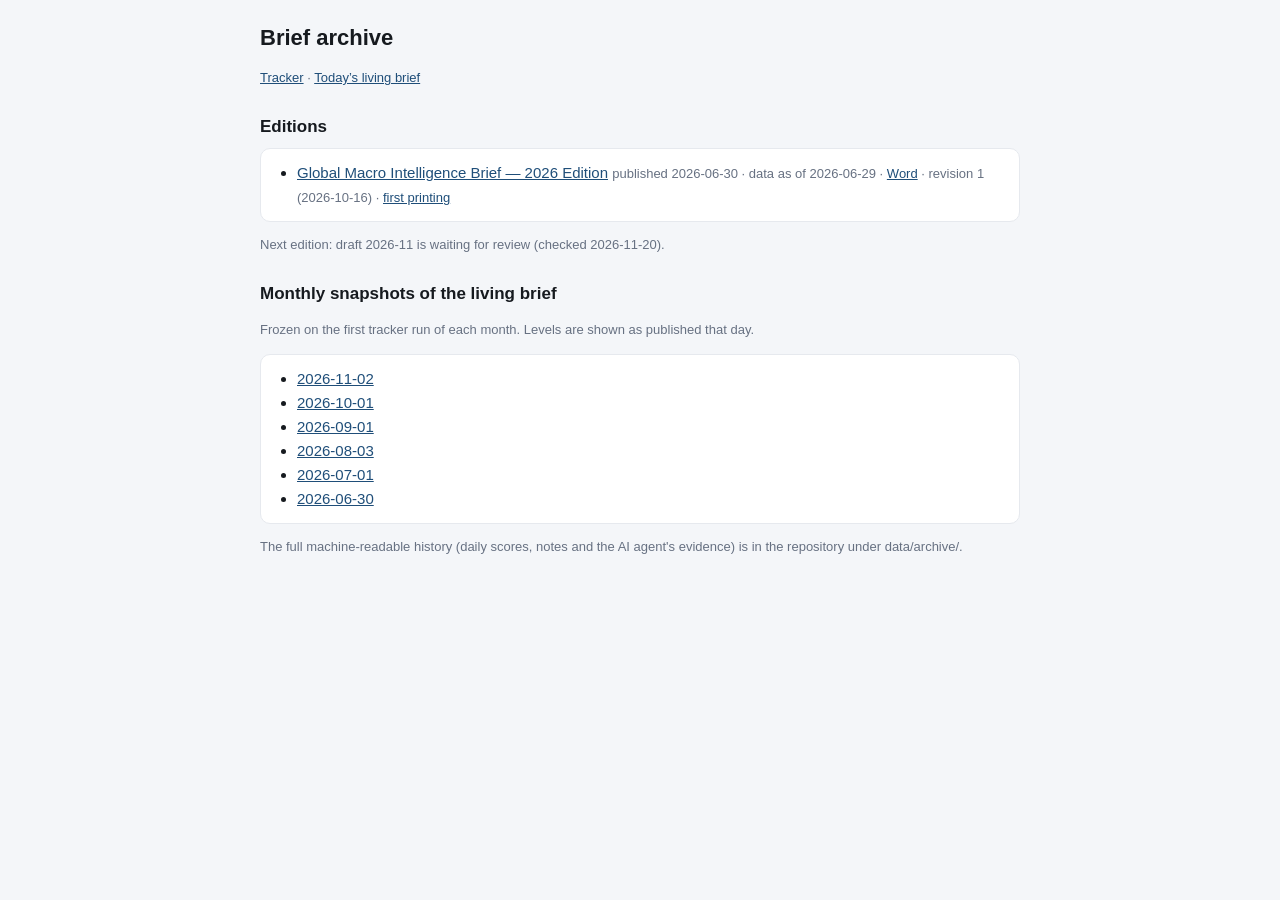
<file: dashboard/briefs/archive/index.html>
<!doctype html><html lang="en"><head><meta charset="utf-8">
<meta name="viewport" content="width=device-width, initial-scale=1"><title>Brief Archive</title>
<style>
:root{--bg:#f4f6f9;--card:#fff;--line:#e6e9ee;--text:#161a1f;--muted:#677182;--accent:#1F4E79}
@media (prefers-color-scheme:dark){:root{--bg:#0e1116;--card:#161b22;--line:#262d37;--text:#e7ebf0;--muted:#9aa6b4;--accent:#5b9bd5}}
body{margin:0;background:var(--bg);color:var(--text);font:15px/1.6 -apple-system,BlinkMacSystemFont,"Segoe UI",Roboto,Helvetica,Arial,sans-serif}
main{max-width:760px;margin:0 auto;padding:20px 16px}
a{color:var(--accent)} h1{font-size:22px;margin:0 0 4px} h2{font-size:17px;margin:24px 0 8px}
.card{background:var(--card);border:1px solid var(--line);border-radius:10px;padding:12px 18px}
ul{margin:0;padding-left:18px} .m{color:var(--muted);font-size:13px}
</style></head><body><main>
<h1>Brief archive</h1>
<p class="m"><a href="../../">Tracker</a> · <a href="../living_brief.html">Today’s living brief</a></p>
<h2>Editions</h2><div class="card"><ul><li><a href="../Global_Macro_Intelligence_Brief_2026.pdf">Global Macro Intelligence Brief — 2026 Edition</a> <span class="m">published 2026-06-30 · data as of 2026-06-29 · <a href="../Global_Macro_Intelligence_Brief_2026.docx">Word</a> · revision 1 (2026-10-16) · <a href="../editions/2026/Global_Macro_Intelligence_Brief_2026_first_printing.pdf">first printing</a></span></li></ul></div><p class="m">Next edition: draft 2026-11 is waiting for review (checked 2026-11-20).</p>
<h2>Monthly snapshots of the living brief</h2>
<p class="m">Frozen on the first tracker run of each month. Levels are shown as published that day.</p>
<div class="card"><ul><li><a href="living_brief_2026-11-02.html">2026-11-02</a></li><li><a href="living_brief_2026-10-01.html">2026-10-01</a></li><li><a href="living_brief_2026-09-01.html">2026-09-01</a></li><li><a href="living_brief_2026-08-03.html">2026-08-03</a></li><li><a href="living_brief_2026-07-01.html">2026-07-01</a></li><li><a href="living_brief_2026-06-30.html">2026-06-30</a></li></ul></div>
<p class="m">The full machine-readable history (daily scores, notes and the AI agent's evidence) is in the
repository under data/archive/.</p>
</main></body></html>
</file>
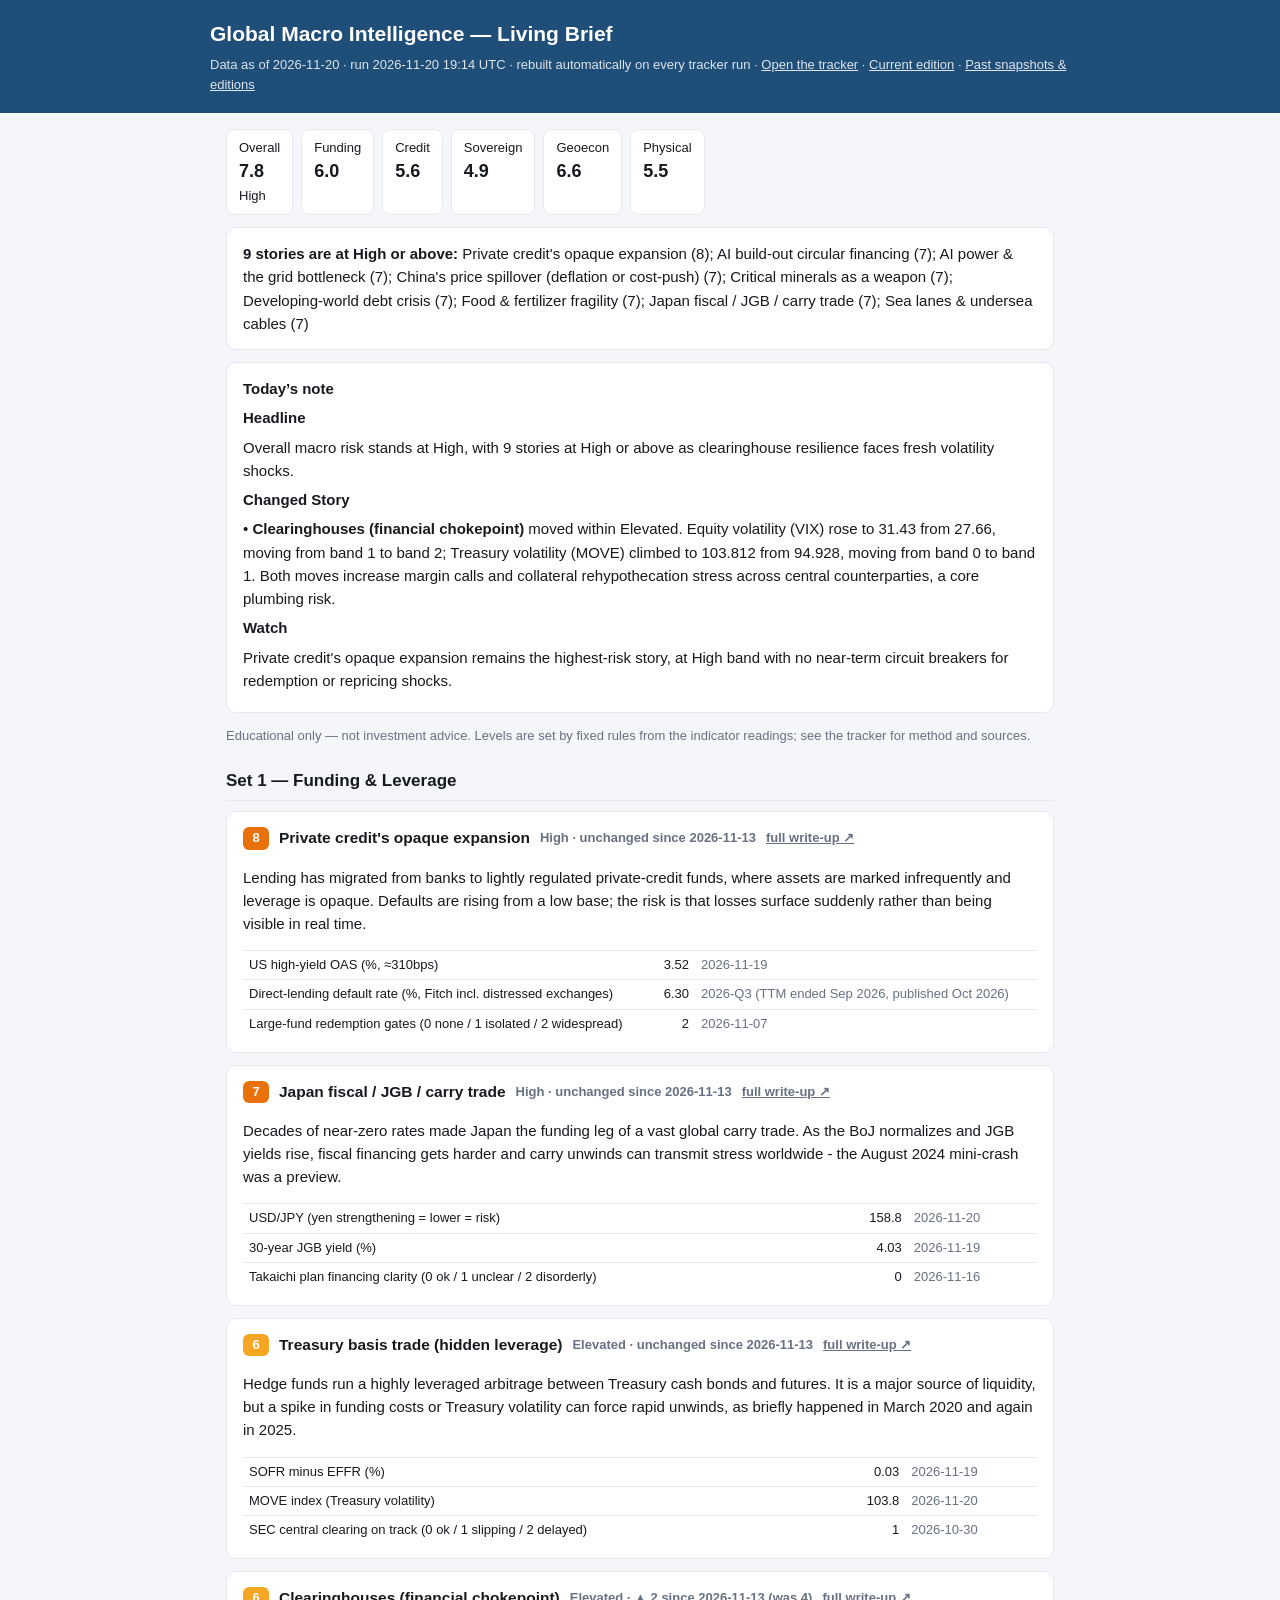
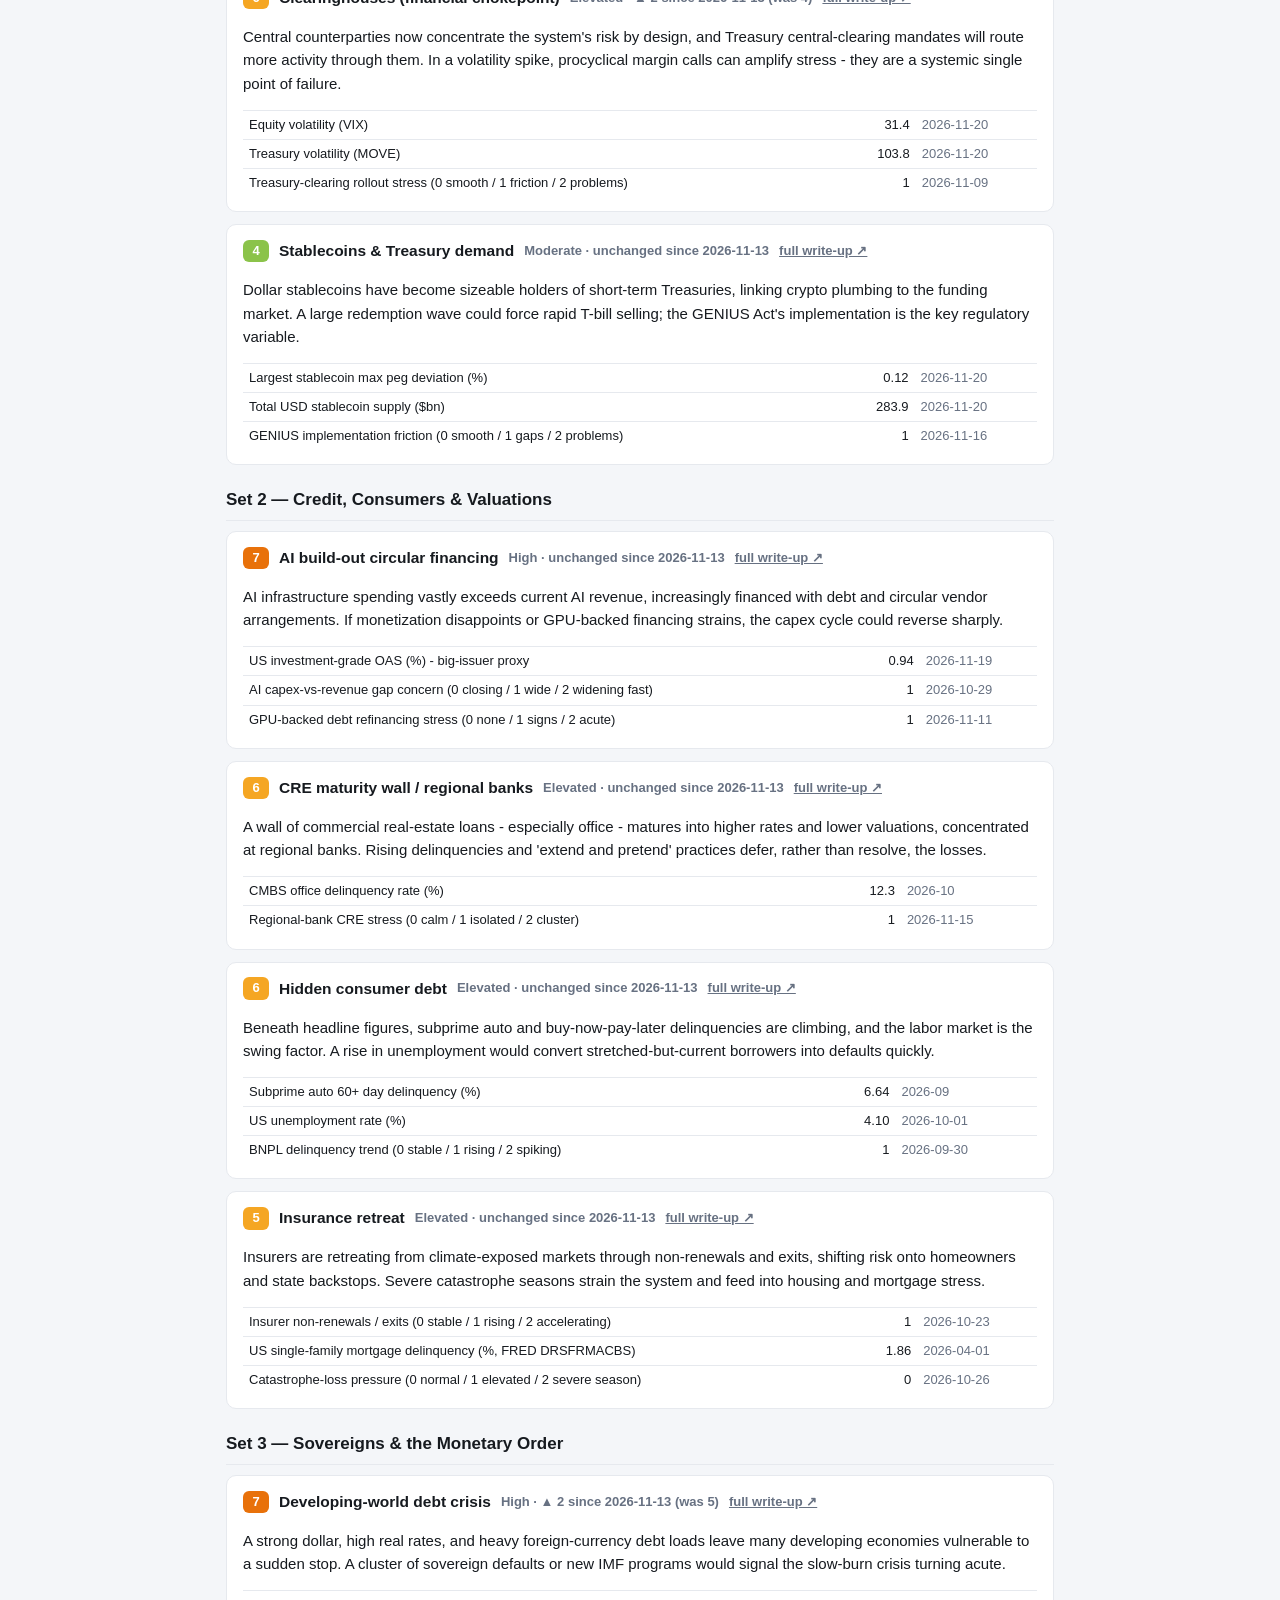
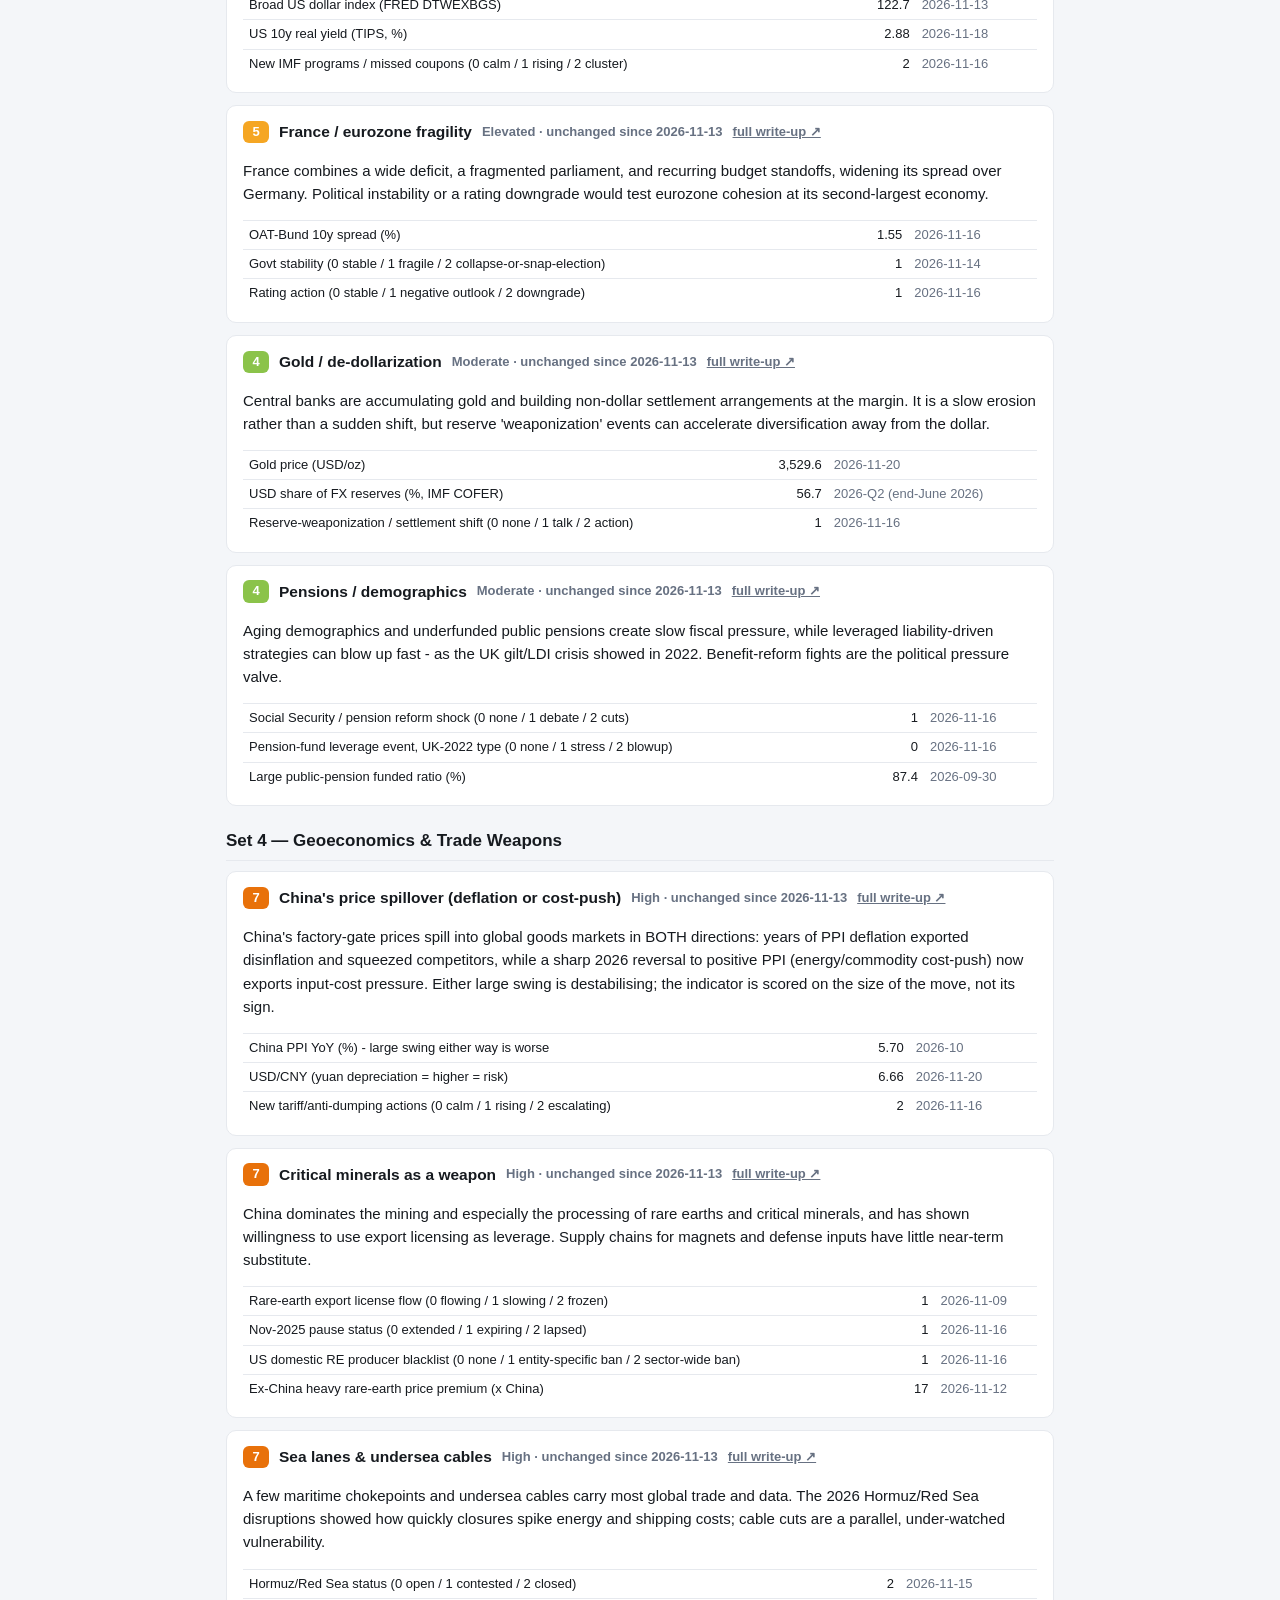
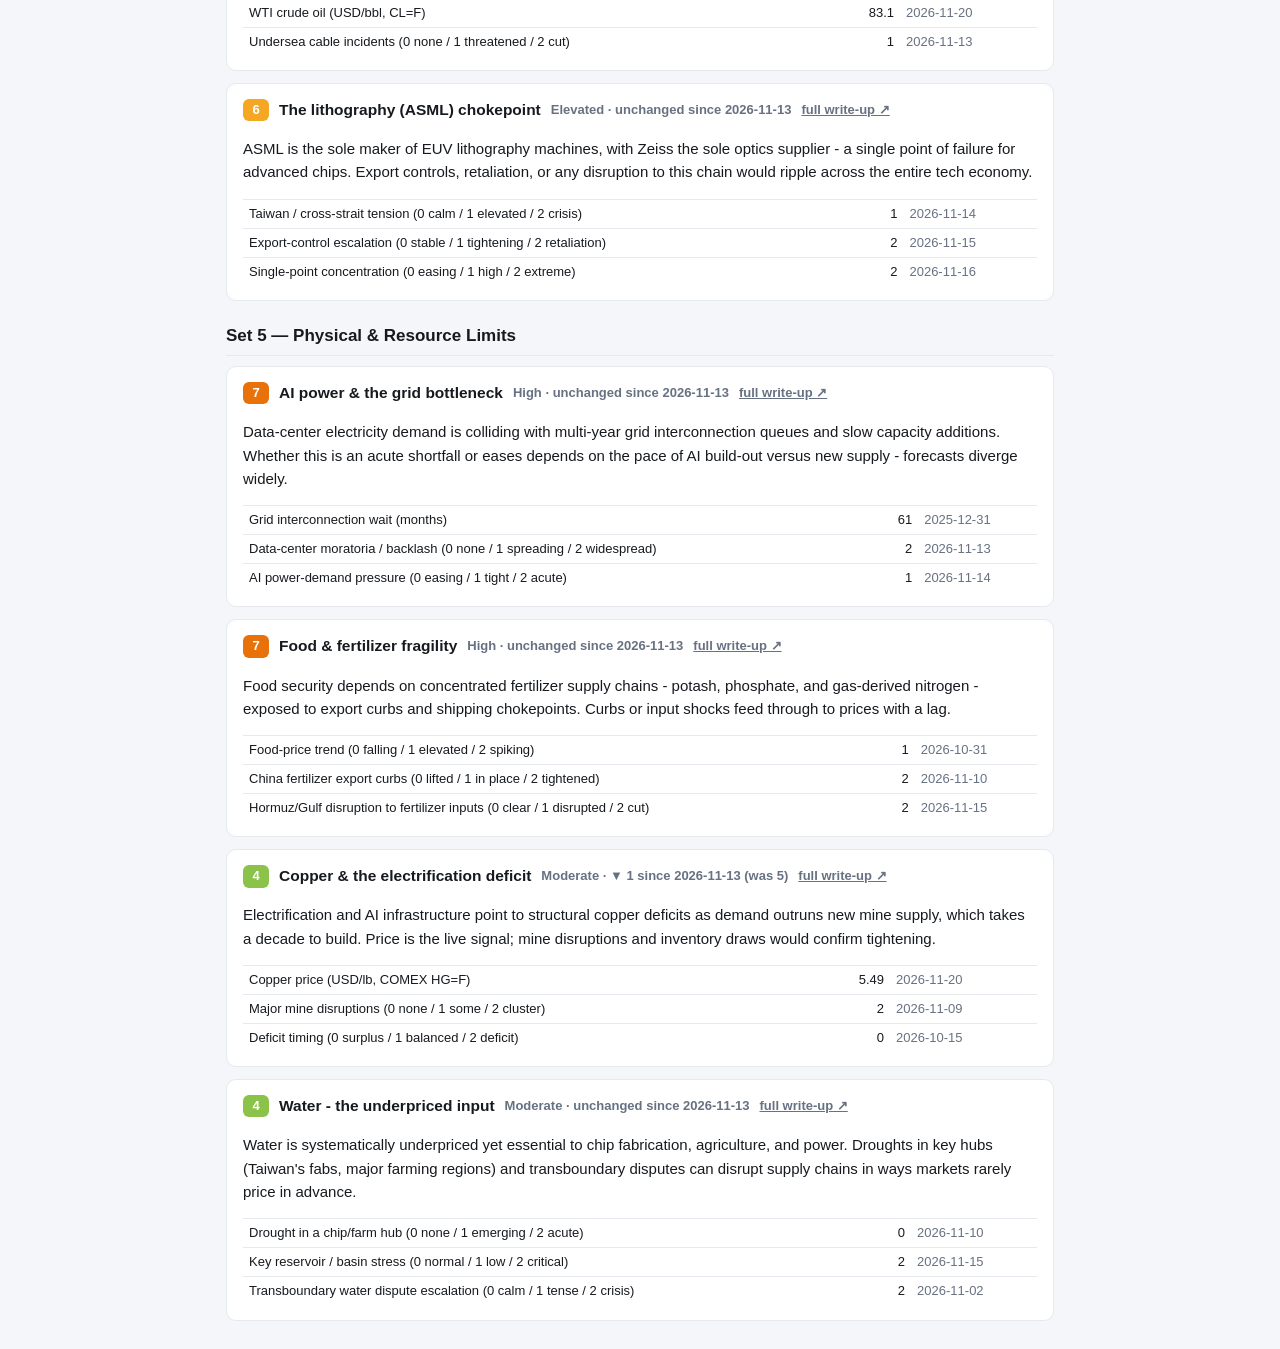
<file: dashboard/briefs/living_brief.html>
<!doctype html>
<html lang="en"><head><meta charset="utf-8">
<meta name="viewport" content="width=device-width, initial-scale=1">
<title>Living Brief</title>
<style>
:root{--bg:#f4f6f9;--card:#fff;--line:#e6e9ee;--text:#161a1f;--muted:#677182;--accent:#1F4E79;--head:#1F4E79}
@media (prefers-color-scheme:dark){:root{--bg:#0e1116;--card:#161b22;--line:#262d37;--text:#e7ebf0;--muted:#9aa6b4;--accent:#5b9bd5;--head:#0c1422}}
*{box-sizing:border-box}
body{margin:0;background:var(--bg);color:var(--text);font:15px/1.55 -apple-system,BlinkMacSystemFont,"Segoe UI",Roboto,Helvetica,Arial,sans-serif}
header{background:var(--head);color:#fff;padding:18px 16px}
header .in,main{max-width:860px;margin:0 auto}
header h1{margin:0;font-size:21px}
header p{margin:4px 0 0;opacity:.85;font-size:13px}
header a{color:#fff}
main{padding:16px}
a{color:var(--accent)}
.card{background:var(--card);border:1px solid var(--line);border-radius:10px;padding:14px 16px;margin:0 0 12px}
.agg{display:flex;flex-wrap:wrap;gap:8px;margin:0 0 12px}
.agg div{background:var(--card);border:1px solid var(--line);border-radius:8px;padding:8px 12px;font-size:13px}
.agg b{font-size:18px;display:block}
h2{font-size:17px;margin:22px 0 10px;padding-bottom:6px;border-bottom:1px solid var(--line)}
h3{font-size:15.5px;margin:0;display:flex;gap:10px;align-items:center;flex-wrap:wrap}
.chip{display:inline-block;min-width:26px;text-align:center;color:#fff;font-weight:700;border-radius:6px;padding:1px 7px;font-size:13px}
.muted{color:var(--muted);font-size:13px}
.note ul{margin:6px 0 6px 18px;padding:0}
.note p{margin:6px 0}
table{width:100%;border-collapse:collapse;font-size:13px;margin-top:8px}
td{padding:4px 6px;border-top:1px solid var(--line);vertical-align:top;overflow-wrap:break-word}
td.v{white-space:nowrap;text-align:right}
td.d{white-space:nowrap;color:var(--muted)}
.stale{color:#C0392B;font-size:12px}
@media (max-width:560px){td.d{display:none}}
</style></head><body>
<header><div class="in"><h1>Global Macro Intelligence — Living Brief</h1>
<p>Data as of 2026-11-20 · run 2026-11-20 19:14 UTC · rebuilt automatically on every tracker run · <a href="../">Open the tracker</a> · <a href="Global_Macro_Intelligence_Brief_2026.pdf">Current edition</a> · <a href="archive/index.html">Past snapshots &amp; editions</a></p></div></header>
<main>
<div class="agg"><div>Overall<b>7.8</b>High</div><div title="Funding &amp; Leverage">Funding<b>6.0</b></div><div title="Credit, Consumers &amp; Valuations">Credit<b>5.6</b></div><div title="Sovereigns &amp; the Monetary Order">Sovereign<b>4.9</b></div><div title="Geoeconomics &amp; Trade Weapons">Geoecon<b>6.6</b></div><div title="Physical &amp; Resource Limits">Physical<b>5.5</b></div></div>
<div class="card"><b>9 stories are at High or above:</b> Private credit&#x27;s opaque expansion (8); AI build-out circular financing (7); AI power &amp; the grid bottleneck (7); China&#x27;s price spillover (deflation or cost-push) (7); Critical minerals as a weapon (7); Developing-world debt crisis (7); Food &amp; fertilizer fragility (7); Japan fiscal / JGB / carry trade (7); Sea lanes &amp; undersea cables (7)</div>
<div class="card note"><b>Today’s note</b><p><strong>Headline</strong></p>
<p>Overall macro risk stands at High, with 9 stories at High or above as clearinghouse resilience faces fresh volatility shocks.</p>
<p><strong>Changed Story</strong></p>
<p>• <strong>Clearinghouses (financial chokepoint)</strong> moved within Elevated. Equity volatility (VIX) rose to 31.43 from 27.66, moving from band 1 to band 2; Treasury volatility (MOVE) climbed to 103.812 from 94.928, moving from band 0 to band 1. Both moves increase margin calls and collateral rehypothecation stress across central counterparties, a core plumbing risk.</p>
<p><strong>Watch</strong></p>
<p>Private credit&#x27;s opaque expansion remains the highest-risk story, at High band with no near-term circuit breakers for redemption or repricing shocks.</p></div>
<p class="muted">Educational only — not investment advice. Levels are set by fixed rules from the indicator readings; see the tracker for method and sources.</p>
<h2>Set 1 — Funding &amp; Leverage</h2>
<div class="card" id="s3_private_credit"><h3><span class="chip" style="background:#E8710A">8</span>Private credit&#x27;s opaque expansion <span class="muted">High · unchanged since 2026-11-13</span> <a class="muted" href="Global_Macro_Intelligence_Brief_2026.pdf#page=10">full write-up ↗</a></h3><p>Lending has migrated from banks to lightly regulated private-credit funds, where assets are marked infrequently and leverage is opaque. Defaults are rising from a low base; the risk is that losses surface suddenly rather than being visible in real time.</p><table><tr><td>US high-yield OAS (%, ≈310bps)</td><td class="v">3.52</td><td class="d">2026-11-19</td></tr><tr><td>Direct-lending default rate (%, Fitch incl. distressed exchanges)</td><td class="v">6.30</td><td class="d">2026-Q3 (TTM ended Sep 2026, published Oct 2026)</td></tr><tr><td>Large-fund redemption gates (0 none / 1 isolated / 2 widespread)</td><td class="v">2</td><td class="d">2026-11-07</td></tr></table></div>
<div class="card" id="s2_japan"><h3><span class="chip" style="background:#E8710A">7</span>Japan fiscal / JGB / carry trade <span class="muted">High · unchanged since 2026-11-13</span> <a class="muted" href="Global_Macro_Intelligence_Brief_2026.pdf#page=8">full write-up ↗</a></h3><p>Decades of near-zero rates made Japan the funding leg of a vast global carry trade. As the BoJ normalizes and JGB yields rise, fiscal financing gets harder and carry unwinds can transmit stress worldwide - the August 2024 mini-crash was a preview.</p><table><tr><td>USD/JPY (yen strengthening = lower = risk)</td><td class="v">158.8</td><td class="d">2026-11-20</td></tr><tr><td>30-year JGB yield (%)</td><td class="v">4.03</td><td class="d">2026-11-19</td></tr><tr><td>Takaichi plan financing clarity (0 ok / 1 unclear / 2 disorderly)</td><td class="v">0</td><td class="d">2026-11-16</td></tr></table></div>
<div class="card" id="s1_basis_trade"><h3><span class="chip" style="background:#F5A623">6</span>Treasury basis trade (hidden leverage) <span class="muted">Elevated · unchanged since 2026-11-13</span> <a class="muted" href="Global_Macro_Intelligence_Brief_2026.pdf#page=6">full write-up ↗</a></h3><p>Hedge funds run a highly leveraged arbitrage between Treasury cash bonds and futures. It is a major source of liquidity, but a spike in funding costs or Treasury volatility can force rapid unwinds, as briefly happened in March 2020 and again in 2025.</p><table><tr><td>SOFR minus EFFR (%)</td><td class="v">0.03</td><td class="d">2026-11-19</td></tr><tr><td>MOVE index (Treasury volatility)</td><td class="v">103.8</td><td class="d">2026-11-20</td></tr><tr><td>SEC central clearing on track (0 ok / 1 slipping / 2 delayed)</td><td class="v">1</td><td class="d">2026-10-30</td></tr></table></div>
<div class="card" id="s21_clearinghouses"><h3><span class="chip" style="background:#F5A623">6</span>Clearinghouses (financial chokepoint) <span class="muted">Elevated · ▲ 2 since 2026-11-13 (was 4)</span> <a class="muted" href="Global_Macro_Intelligence_Brief_2026.pdf#page=14">full write-up ↗</a></h3><p>Central counterparties now concentrate the system&#x27;s risk by design, and Treasury central-clearing mandates will route more activity through them. In a volatility spike, procyclical margin calls can amplify stress - they are a systemic single point of failure.</p><table><tr><td>Equity volatility (VIX)</td><td class="v">31.4</td><td class="d">2026-11-20</td></tr><tr><td>Treasury volatility (MOVE)</td><td class="v">103.8</td><td class="d">2026-11-20</td></tr><tr><td>Treasury-clearing rollout stress (0 smooth / 1 friction / 2 problems)</td><td class="v">1</td><td class="d">2026-11-09</td></tr></table></div>
<div class="card" id="s7_stablecoins"><h3><span class="chip" style="background:#8BC34A">4</span>Stablecoins &amp; Treasury demand <span class="muted">Moderate · unchanged since 2026-11-13</span> <a class="muted" href="Global_Macro_Intelligence_Brief_2026.pdf#page=12">full write-up ↗</a></h3><p>Dollar stablecoins have become sizeable holders of short-term Treasuries, linking crypto plumbing to the funding market. A large redemption wave could force rapid T-bill selling; the GENIUS Act&#x27;s implementation is the key regulatory variable.</p><table><tr><td>Largest stablecoin max peg deviation (%)</td><td class="v">0.12</td><td class="d">2026-11-20</td></tr><tr><td>Total USD stablecoin supply ($bn)</td><td class="v">283.9</td><td class="d">2026-11-20</td></tr><tr><td>GENIUS implementation friction (0 smooth / 1 gaps / 2 problems)</td><td class="v">1</td><td class="d">2026-11-16</td></tr></table></div>
<h2>Set 2 — Credit, Consumers &amp; Valuations</h2>
<div class="card" id="s8_ai_capex"><h3><span class="chip" style="background:#E8710A">7</span>AI build-out circular financing <span class="muted">High · unchanged since 2026-11-13</span> <a class="muted" href="Global_Macro_Intelligence_Brief_2026.pdf#page=18">full write-up ↗</a></h3><p>AI infrastructure spending vastly exceeds current AI revenue, increasingly financed with debt and circular vendor arrangements. If monetization disappoints or GPU-backed financing strains, the capex cycle could reverse sharply.</p><table><tr><td>US investment-grade OAS (%) - big-issuer proxy</td><td class="v">0.94</td><td class="d">2026-11-19</td></tr><tr><td>AI capex-vs-revenue gap concern (0 closing / 1 wide / 2 widening fast)</td><td class="v">1</td><td class="d">2026-10-29</td></tr><tr><td>GPU-backed debt refinancing stress (0 none / 1 signs / 2 acute)</td><td class="v">1</td><td class="d">2026-11-11</td></tr></table></div>
<div class="card" id="s9_cre"><h3><span class="chip" style="background:#F5A623">6</span>CRE maturity wall / regional banks <span class="muted">Elevated · unchanged since 2026-11-13</span> <a class="muted" href="Global_Macro_Intelligence_Brief_2026.pdf#page=20">full write-up ↗</a></h3><p>A wall of commercial real-estate loans - especially office - matures into higher rates and lower valuations, concentrated at regional banks. Rising delinquencies and &#x27;extend and pretend&#x27; practices defer, rather than resolve, the losses.</p><table><tr><td>CMBS office delinquency rate (%)</td><td class="v">12.3</td><td class="d">2026-10</td></tr><tr><td>Regional-bank CRE stress (0 calm / 1 isolated / 2 cluster)</td><td class="v">1</td><td class="d">2026-11-15</td></tr></table></div>
<div class="card" id="s11_consumer_debt"><h3><span class="chip" style="background:#F5A623">6</span>Hidden consumer debt <span class="muted">Elevated · unchanged since 2026-11-13</span> <a class="muted" href="Global_Macro_Intelligence_Brief_2026.pdf#page=22">full write-up ↗</a></h3><p>Beneath headline figures, subprime auto and buy-now-pay-later delinquencies are climbing, and the labor market is the swing factor. A rise in unemployment would convert stretched-but-current borrowers into defaults quickly.</p><table><tr><td>Subprime auto 60+ day delinquency (%)</td><td class="v">6.64</td><td class="d">2026-09</td></tr><tr><td>US unemployment rate (%)</td><td class="v">4.10</td><td class="d">2026-10-01</td></tr><tr><td>BNPL delinquency trend (0 stable / 1 rising / 2 spiking)</td><td class="v">1</td><td class="d">2026-09-30</td></tr></table></div>
<div class="card" id="s13_insurance"><h3><span class="chip" style="background:#F5A623">5</span>Insurance retreat <span class="muted">Elevated · unchanged since 2026-11-13</span> <a class="muted" href="Global_Macro_Intelligence_Brief_2026.pdf#page=25">full write-up ↗</a></h3><p>Insurers are retreating from climate-exposed markets through non-renewals and exits, shifting risk onto homeowners and state backstops. Severe catastrophe seasons strain the system and feed into housing and mortgage stress.</p><table><tr><td>Insurer non-renewals / exits (0 stable / 1 rising / 2 accelerating)</td><td class="v">1</td><td class="d">2026-10-23</td></tr><tr><td>US single-family mortgage delinquency (%, FRED DRSFRMACBS)</td><td class="v">1.86</td><td class="d">2026-04-01</td></tr><tr><td>Catastrophe-loss pressure (0 normal / 1 elevated / 2 severe season)</td><td class="v">0</td><td class="d">2026-10-26</td></tr></table></div>
<h2>Set 3 — Sovereigns &amp; the Monetary Order</h2>
<div class="card" id="s4_dev_debt"><h3><span class="chip" style="background:#E8710A">7</span>Developing-world debt crisis <span class="muted">High · ▲ 2 since 2026-11-13 (was 5)</span> <a class="muted" href="Global_Macro_Intelligence_Brief_2026.pdf#page=29">full write-up ↗</a></h3><p>A strong dollar, high real rates, and heavy foreign-currency debt loads leave many developing economies vulnerable to a sudden stop. A cluster of sovereign defaults or new IMF programs would signal the slow-burn crisis turning acute.</p><table><tr><td>Broad US dollar index (FRED DTWEXBGS)</td><td class="v">122.7</td><td class="d">2026-11-13</td></tr><tr><td>US 10y real yield (TIPS, %)</td><td class="v">2.88</td><td class="d">2026-11-18</td></tr><tr><td>New IMF programs / missed coupons (0 calm / 1 rising / 2 cluster)</td><td class="v">2</td><td class="d">2026-11-16</td></tr></table></div>
<div class="card" id="s10_france"><h3><span class="chip" style="background:#F5A623">5</span>France / eurozone fragility <span class="muted">Elevated · unchanged since 2026-11-13</span> <a class="muted" href="Global_Macro_Intelligence_Brief_2026.pdf#page=31">full write-up ↗</a></h3><p>France combines a wide deficit, a fragmented parliament, and recurring budget standoffs, widening its spread over Germany. Political instability or a rating downgrade would test eurozone cohesion at its second-largest economy.</p><table><tr><td>OAT-Bund 10y spread (%)</td><td class="v">1.55</td><td class="d">2026-11-16</td></tr><tr><td>Govt stability (0 stable / 1 fragile / 2 collapse-or-snap-election)</td><td class="v">1</td><td class="d">2026-11-14</td></tr><tr><td>Rating action (0 stable / 1 negative outlook / 2 downgrade)</td><td class="v">1</td><td class="d">2026-11-16</td></tr></table></div>
<div class="card" id="s12_gold_dedollar"><h3><span class="chip" style="background:#8BC34A">4</span>Gold / de-dollarization <span class="muted">Moderate · unchanged since 2026-11-13</span> <a class="muted" href="Global_Macro_Intelligence_Brief_2026.pdf#page=33">full write-up ↗</a></h3><p>Central banks are accumulating gold and building non-dollar settlement arrangements at the margin. It is a slow erosion rather than a sudden shift, but reserve &#x27;weaponization&#x27; events can accelerate diversification away from the dollar.</p><table><tr><td>Gold price (USD/oz)</td><td class="v">3,529.6</td><td class="d">2026-11-20</td></tr><tr><td>USD share of FX reserves (%, IMF COFER)</td><td class="v">56.7</td><td class="d">2026-Q2 (end-June 2026)</td></tr><tr><td>Reserve-weaponization / settlement shift (0 none / 1 talk / 2 action)</td><td class="v">1</td><td class="d">2026-11-16</td></tr></table></div>
<div class="card" id="s14_pensions"><h3><span class="chip" style="background:#8BC34A">4</span>Pensions / demographics <span class="muted">Moderate · unchanged since 2026-11-13</span> <a class="muted" href="Global_Macro_Intelligence_Brief_2026.pdf#page=35">full write-up ↗</a></h3><p>Aging demographics and underfunded public pensions create slow fiscal pressure, while leveraged liability-driven strategies can blow up fast - as the UK gilt/LDI crisis showed in 2022. Benefit-reform fights are the political pressure valve.</p><table><tr><td>Social Security / pension reform shock (0 none / 1 debate / 2 cuts)</td><td class="v">1</td><td class="d">2026-11-16</td></tr><tr><td>Pension-fund leverage event, UK-2022 type (0 none / 1 stress / 2 blowup)</td><td class="v">0</td><td class="d">2026-11-16</td></tr><tr><td>Large public-pension funded ratio (%)</td><td class="v">87.4</td><td class="d">2026-09-30</td></tr></table></div>
<h2>Set 4 — Geoeconomics &amp; Trade Weapons</h2>
<div class="card" id="s5_china_deflation"><h3><span class="chip" style="background:#E8710A">7</span>China&#x27;s price spillover (deflation or cost-push) <span class="muted">High · unchanged since 2026-11-13</span> <a class="muted" href="Global_Macro_Intelligence_Brief_2026.pdf#page=39">full write-up ↗</a></h3><p>China&#x27;s factory-gate prices spill into global goods markets in BOTH directions: years of PPI deflation exported disinflation and squeezed competitors, while a sharp 2026 reversal to positive PPI (energy/commodity cost-push) now exports input-cost pressure. Either large swing is destabilising; the indicator is scored on the size of the move, not its sign.</p><table><tr><td>China PPI YoY (%) - large swing either way is worse</td><td class="v">5.70</td><td class="d">2026-10</td></tr><tr><td>USD/CNY (yuan depreciation = higher = risk)</td><td class="v">6.66</td><td class="d">2026-11-20</td></tr><tr><td>New tariff/anti-dumping actions (0 calm / 1 rising / 2 escalating)</td><td class="v">2</td><td class="d">2026-11-16</td></tr></table></div>
<div class="card" id="s6_rare_earths"><h3><span class="chip" style="background:#E8710A">7</span>Critical minerals as a weapon <span class="muted">High · unchanged since 2026-11-13</span> <a class="muted" href="Global_Macro_Intelligence_Brief_2026.pdf#page=41">full write-up ↗</a></h3><p>China dominates the mining and especially the processing of rare earths and critical minerals, and has shown willingness to use export licensing as leverage. Supply chains for magnets and defense inputs have little near-term substitute.</p><table><tr><td>Rare-earth export license flow (0 flowing / 1 slowing / 2 frozen)</td><td class="v">1</td><td class="d">2026-11-09</td></tr><tr><td>Nov-2025 pause status (0 extended / 1 expiring / 2 lapsed)</td><td class="v">1</td><td class="d">2026-11-16</td></tr><tr><td>US domestic RE producer blacklist (0 none / 1 entity-specific ban / 2 sector-wide ban)</td><td class="v">1</td><td class="d">2026-11-16</td></tr><tr><td>Ex-China heavy rare-earth price premium (x China)</td><td class="v">17</td><td class="d">2026-11-12</td></tr></table></div>
<div class="card" id="s20_sea_lanes"><h3><span class="chip" style="background:#E8710A">7</span>Sea lanes &amp; undersea cables <span class="muted">High · unchanged since 2026-11-13</span> <a class="muted" href="Global_Macro_Intelligence_Brief_2026.pdf#page=45">full write-up ↗</a></h3><p>A few maritime chokepoints and undersea cables carry most global trade and data. The 2026 Hormuz/Red Sea disruptions showed how quickly closures spike energy and shipping costs; cable cuts are a parallel, under-watched vulnerability.</p><table><tr><td>Hormuz/Red Sea status (0 open / 1 contested / 2 closed)</td><td class="v">2</td><td class="d">2026-11-15</td></tr><tr><td>WTI crude oil (USD/bbl, CL=F)</td><td class="v">83.1</td><td class="d">2026-11-20</td></tr><tr><td>Undersea cable incidents (0 none / 1 threatened / 2 cut)</td><td class="v">1</td><td class="d">2026-11-13</td></tr></table></div>
<div class="card" id="s19_lithography"><h3><span class="chip" style="background:#F5A623">6</span>The lithography (ASML) chokepoint <span class="muted">Elevated · unchanged since 2026-11-13</span> <a class="muted" href="Global_Macro_Intelligence_Brief_2026.pdf#page=43">full write-up ↗</a></h3><p>ASML is the sole maker of EUV lithography machines, with Zeiss the sole optics supplier - a single point of failure for advanced chips. Export controls, retaliation, or any disruption to this chain would ripple across the entire tech economy.</p><table><tr><td>Taiwan / cross-strait tension (0 calm / 1 elevated / 2 crisis)</td><td class="v">1</td><td class="d">2026-11-14</td></tr><tr><td>Export-control escalation (0 stable / 1 tightening / 2 retaliation)</td><td class="v">2</td><td class="d">2026-11-15</td></tr><tr><td>Single-point concentration (0 easing / 1 high / 2 extreme)</td><td class="v">2</td><td class="d">2026-11-16</td></tr></table></div>
<h2>Set 5 — Physical &amp; Resource Limits</h2>
<div class="card" id="s15_ai_power"><h3><span class="chip" style="background:#E8710A">7</span>AI power &amp; the grid bottleneck <span class="muted">High · unchanged since 2026-11-13</span> <a class="muted" href="Global_Macro_Intelligence_Brief_2026.pdf#page=49">full write-up ↗</a></h3><p>Data-center electricity demand is colliding with multi-year grid interconnection queues and slow capacity additions. Whether this is an acute shortfall or eases depends on the pace of AI build-out versus new supply - forecasts diverge widely.</p><table><tr><td>Grid interconnection wait (months)</td><td class="v">61</td><td class="d">2025-12-31</td></tr><tr><td>Data-center moratoria / backlash (0 none / 1 spreading / 2 widespread)</td><td class="v">2</td><td class="d">2026-11-13</td></tr><tr><td>AI power-demand pressure (0 easing / 1 tight / 2 acute)</td><td class="v">1</td><td class="d">2026-11-14</td></tr></table></div>
<div class="card" id="s18_food_fertilizer"><h3><span class="chip" style="background:#E8710A">7</span>Food &amp; fertilizer fragility <span class="muted">High · unchanged since 2026-11-13</span> <a class="muted" href="Global_Macro_Intelligence_Brief_2026.pdf#page=56">full write-up ↗</a></h3><p>Food security depends on concentrated fertilizer supply chains - potash, phosphate, and gas-derived nitrogen - exposed to export curbs and shipping chokepoints. Curbs or input shocks feed through to prices with a lag.</p><table><tr><td>Food-price trend (0 falling / 1 elevated / 2 spiking)</td><td class="v">1</td><td class="d">2026-10-31</td></tr><tr><td>China fertilizer export curbs (0 lifted / 1 in place / 2 tightened)</td><td class="v">2</td><td class="d">2026-11-10</td></tr><tr><td>Hormuz/Gulf disruption to fertilizer inputs (0 clear / 1 disrupted / 2 cut)</td><td class="v">2</td><td class="d">2026-11-15</td></tr></table></div>
<div class="card" id="s16_copper"><h3><span class="chip" style="background:#8BC34A">4</span>Copper &amp; the electrification deficit <span class="muted">Moderate · ▼ 1 since 2026-11-13 (was 5)</span> <a class="muted" href="Global_Macro_Intelligence_Brief_2026.pdf#page=52">full write-up ↗</a></h3><p>Electrification and AI infrastructure point to structural copper deficits as demand outruns new mine supply, which takes a decade to build. Price is the live signal; mine disruptions and inventory draws would confirm tightening.</p><table><tr><td>Copper price (USD/lb, COMEX HG=F)</td><td class="v">5.49</td><td class="d">2026-11-20</td></tr><tr><td>Major mine disruptions (0 none / 1 some / 2 cluster)</td><td class="v">2</td><td class="d">2026-11-09</td></tr><tr><td>Deficit timing (0 surplus / 1 balanced / 2 deficit)</td><td class="v">0</td><td class="d">2026-10-15</td></tr></table></div>
<div class="card" id="s17_water"><h3><span class="chip" style="background:#8BC34A">4</span>Water - the underpriced input <span class="muted">Moderate · unchanged since 2026-11-13</span> <a class="muted" href="Global_Macro_Intelligence_Brief_2026.pdf#page=54">full write-up ↗</a></h3><p>Water is systematically underpriced yet essential to chip fabrication, agriculture, and power. Droughts in key hubs (Taiwan&#x27;s fabs, major farming regions) and transboundary disputes can disrupt supply chains in ways markets rarely price in advance.</p><table><tr><td>Drought in a chip/farm hub (0 none / 1 emerging / 2 acute)</td><td class="v">0</td><td class="d">2026-11-10</td></tr><tr><td>Key reservoir / basin stress (0 normal / 1 low / 2 critical)</td><td class="v">2</td><td class="d">2026-11-15</td></tr><tr><td>Transboundary water dispute escalation (0 calm / 1 tense / 2 crisis)</td><td class="v">2</td><td class="d">2026-11-02</td></tr></table></div>
</main></body></html>
</file>
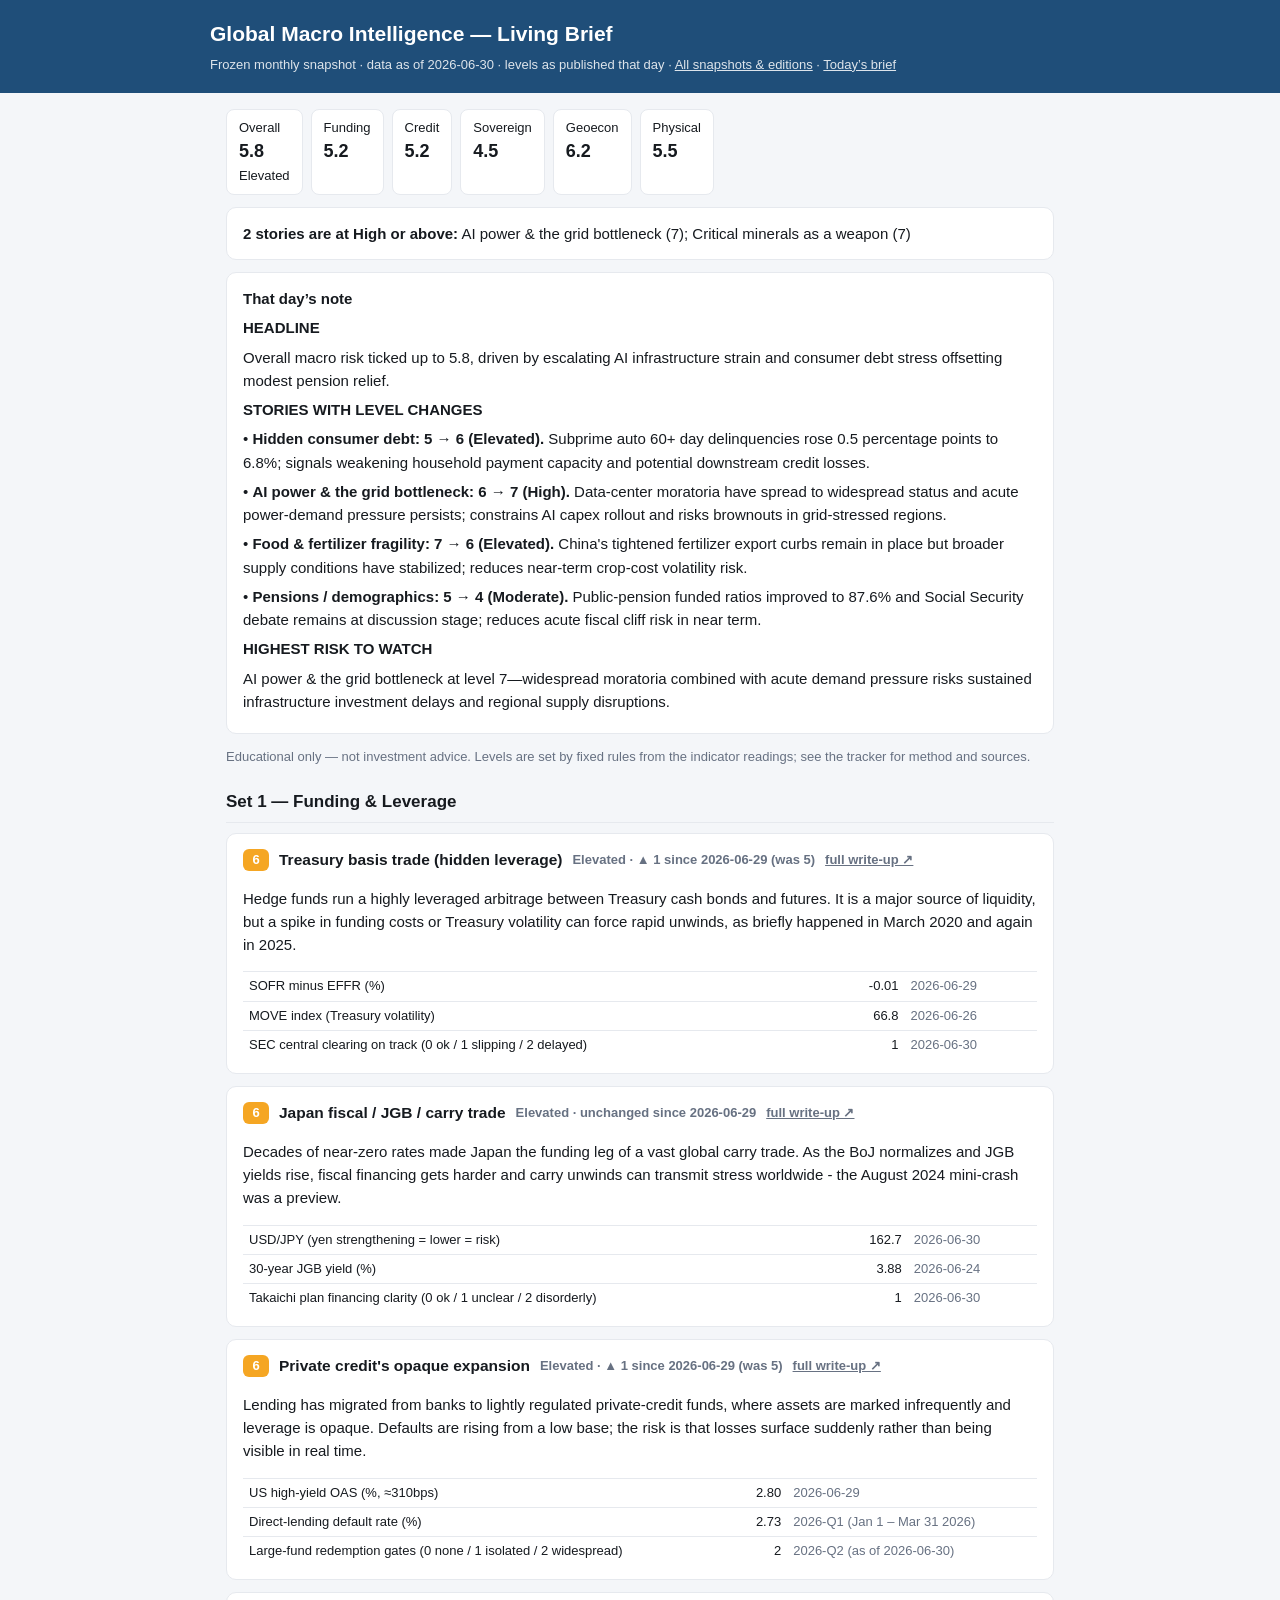
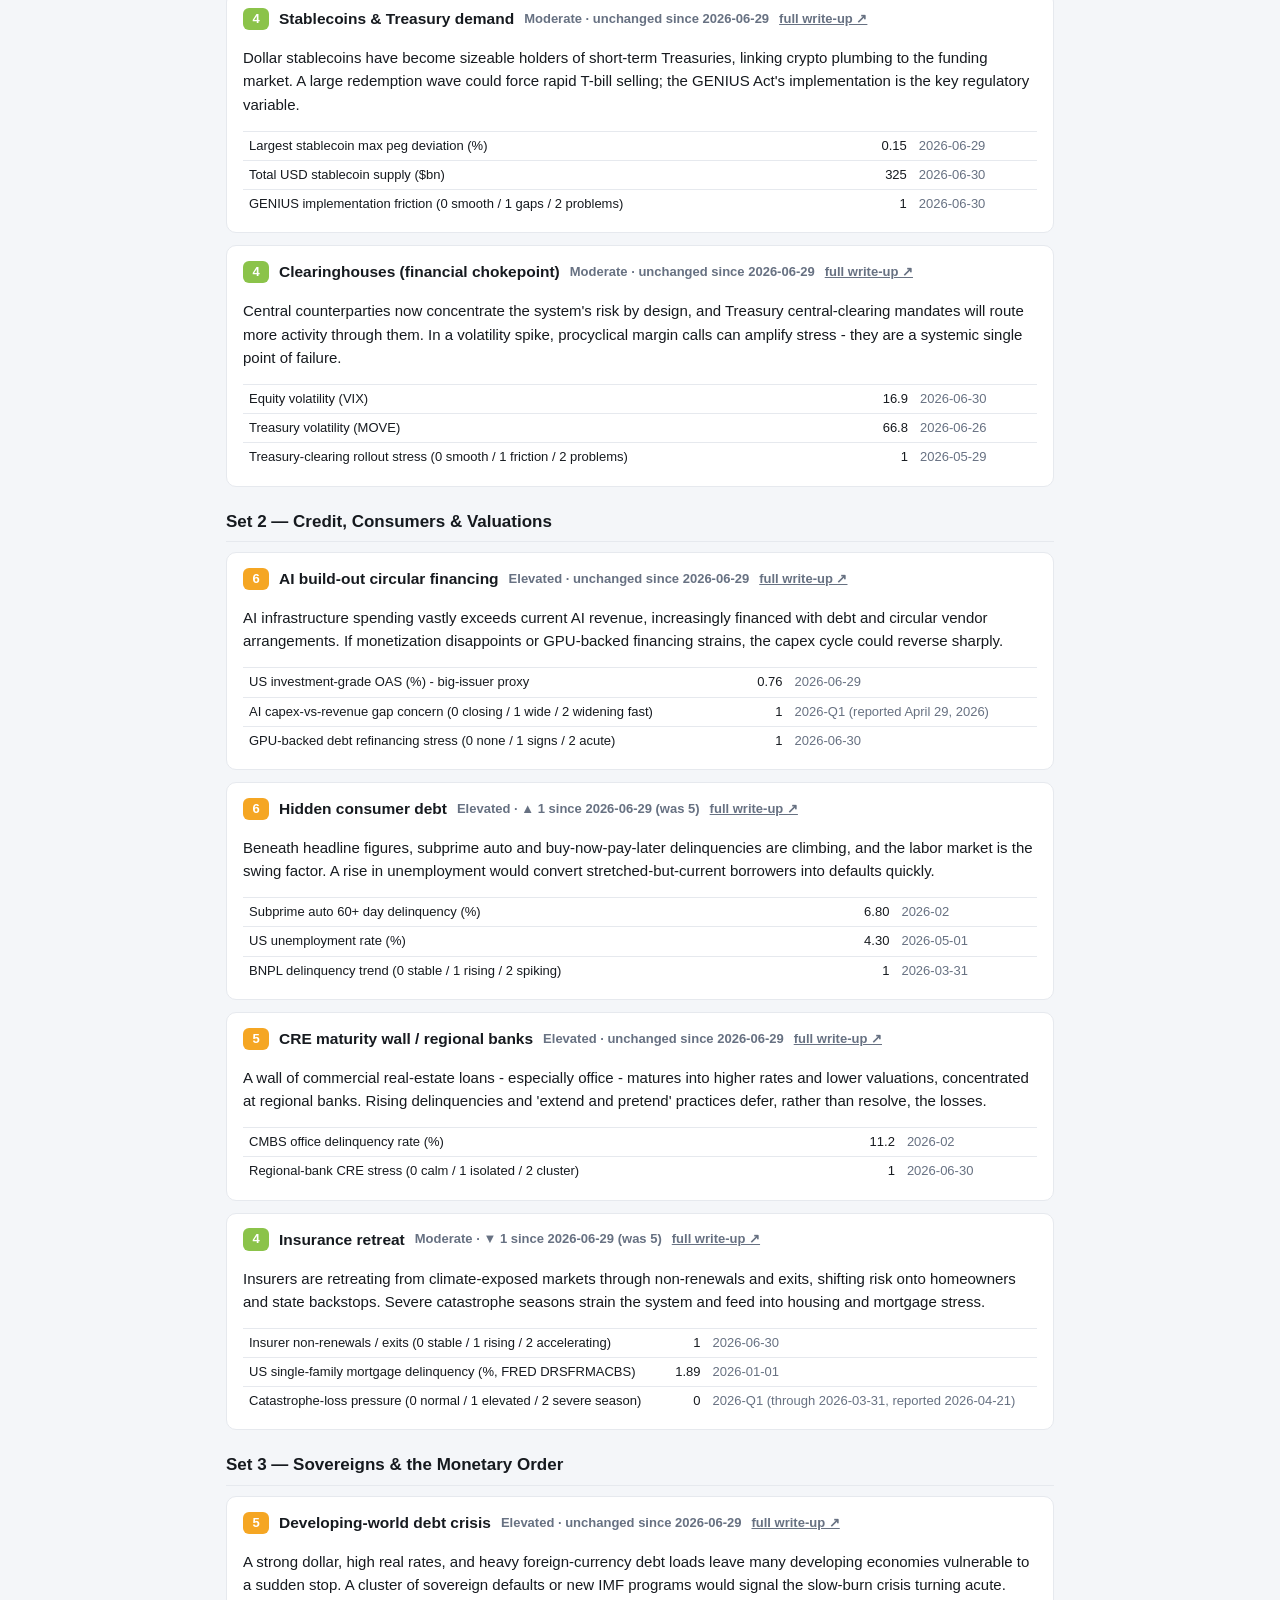
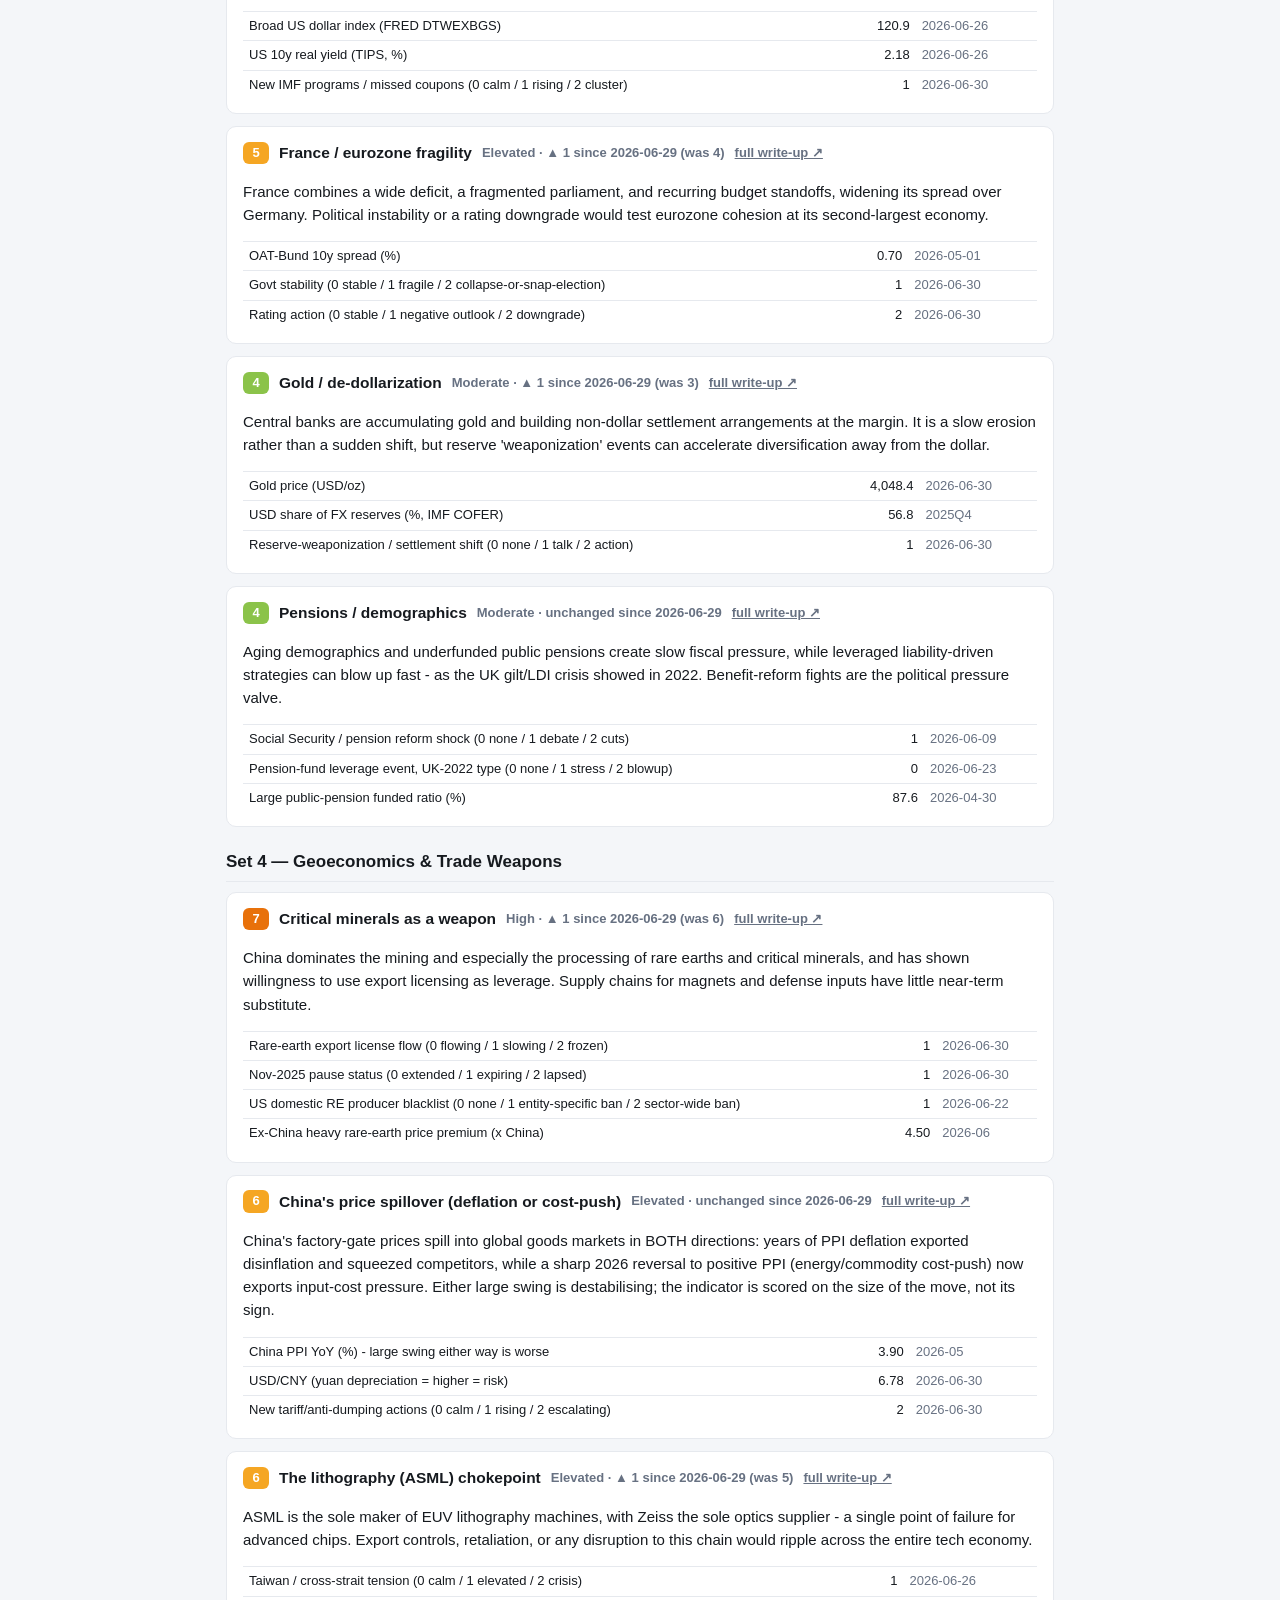
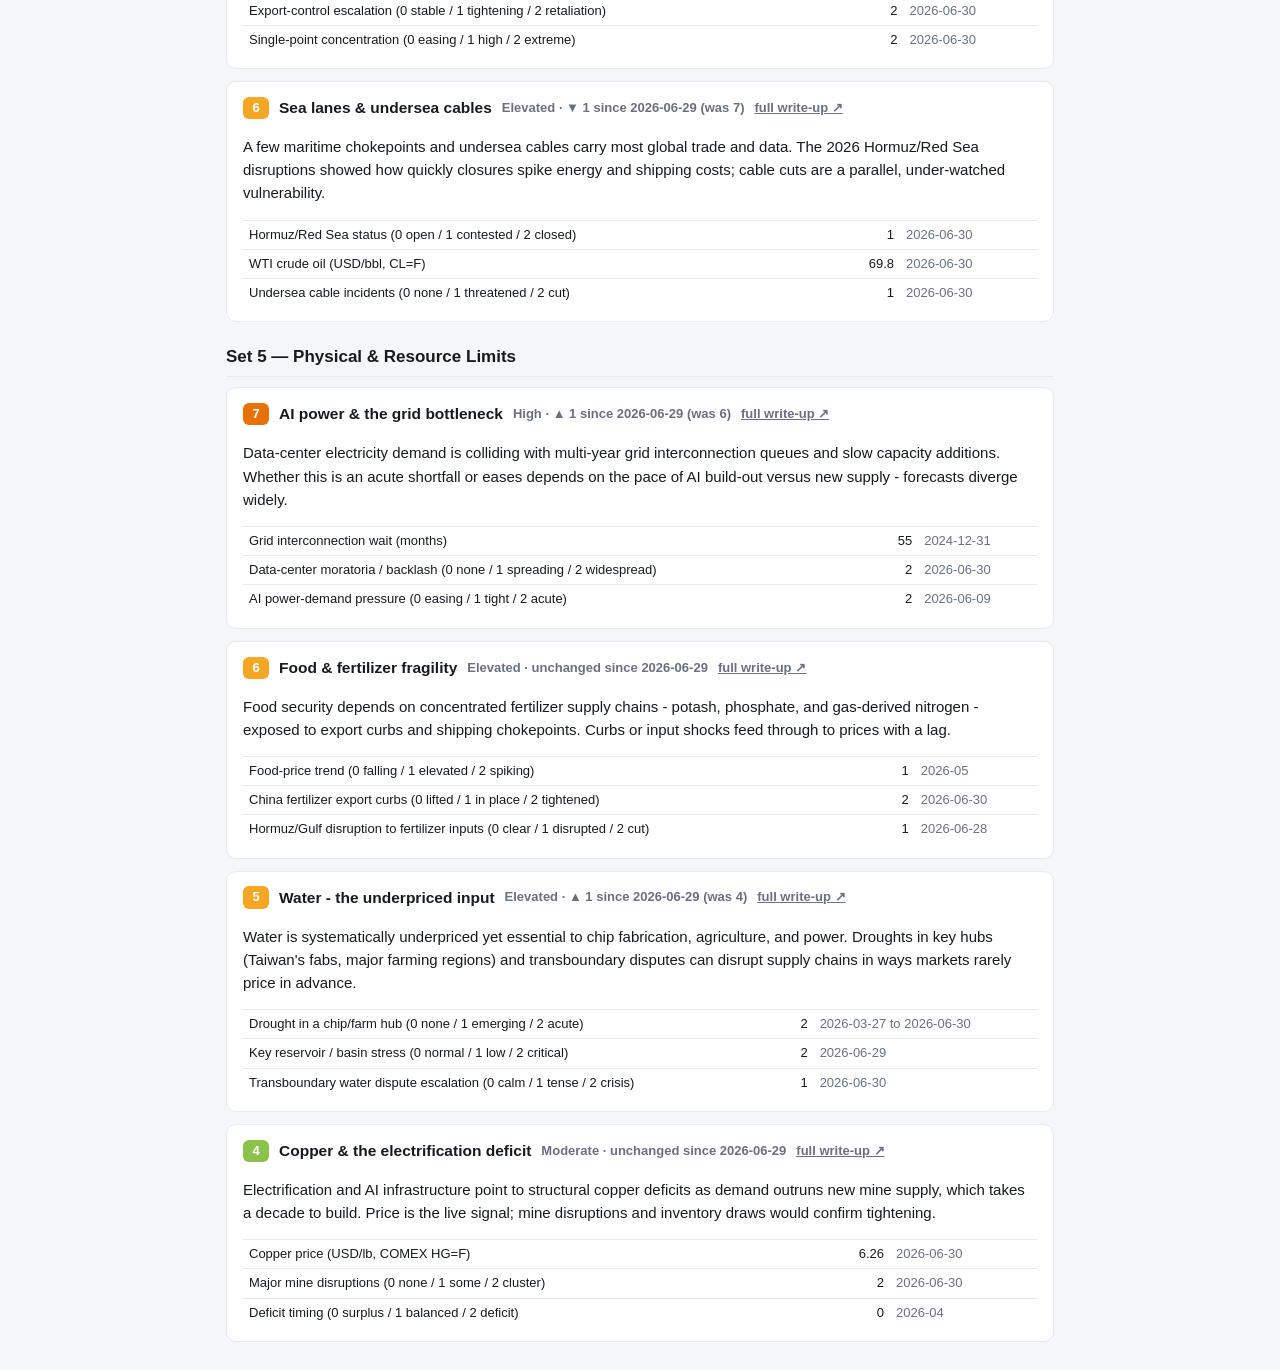
<file: dashboard/briefs/archive/living_brief_2026-06-30.html>
<!doctype html>
<html lang="en"><head><meta charset="utf-8">
<meta name="viewport" content="width=device-width, initial-scale=1">
<title>Living Brief — snapshot 2026-06-30</title>
<style>
:root{--bg:#f4f6f9;--card:#fff;--line:#e6e9ee;--text:#161a1f;--muted:#677182;--accent:#1F4E79;--head:#1F4E79}
@media (prefers-color-scheme:dark){:root{--bg:#0e1116;--card:#161b22;--line:#262d37;--text:#e7ebf0;--muted:#9aa6b4;--accent:#5b9bd5;--head:#0c1422}}
*{box-sizing:border-box}
body{margin:0;background:var(--bg);color:var(--text);font:15px/1.55 -apple-system,BlinkMacSystemFont,"Segoe UI",Roboto,Helvetica,Arial,sans-serif}
header{background:var(--head);color:#fff;padding:18px 16px}
header .in,main{max-width:860px;margin:0 auto}
header h1{margin:0;font-size:21px}
header p{margin:4px 0 0;opacity:.85;font-size:13px}
header a{color:#fff}
main{padding:16px}
a{color:var(--accent)}
.card{background:var(--card);border:1px solid var(--line);border-radius:10px;padding:14px 16px;margin:0 0 12px}
.agg{display:flex;flex-wrap:wrap;gap:8px;margin:0 0 12px}
.agg div{background:var(--card);border:1px solid var(--line);border-radius:8px;padding:8px 12px;font-size:13px}
.agg b{font-size:18px;display:block}
h2{font-size:17px;margin:22px 0 10px;padding-bottom:6px;border-bottom:1px solid var(--line)}
h3{font-size:15.5px;margin:0;display:flex;gap:10px;align-items:center;flex-wrap:wrap}
.chip{display:inline-block;min-width:26px;text-align:center;color:#fff;font-weight:700;border-radius:6px;padding:1px 7px;font-size:13px}
.muted{color:var(--muted);font-size:13px}
.note ul{margin:6px 0 6px 18px;padding:0}
.note p{margin:6px 0}
table{width:100%;border-collapse:collapse;font-size:13px;margin-top:8px}
td{padding:4px 6px;border-top:1px solid var(--line);vertical-align:top;overflow-wrap:break-word}
td.v{white-space:nowrap;text-align:right}
td.d{white-space:nowrap;color:var(--muted)}
.stale{color:#C0392B;font-size:12px}
@media (max-width:560px){td.d{display:none}}
</style></head><body>
<header><div class="in"><h1>Global Macro Intelligence — Living Brief</h1>
<p>Frozen monthly snapshot · data as of 2026-06-30 · levels as published that day · <a href="index.html">All snapshots &amp; editions</a> · <a href="../living_brief.html">Today’s brief</a></p></div></header>
<main>
<div class="agg"><div>Overall<b>5.8</b>Elevated</div><div title="Funding &amp; Leverage">Funding<b>5.2</b></div><div title="Credit, Consumers &amp; Valuations">Credit<b>5.2</b></div><div title="Sovereigns &amp; the Monetary Order">Sovereign<b>4.5</b></div><div title="Geoeconomics &amp; Trade Weapons">Geoecon<b>6.2</b></div><div title="Physical &amp; Resource Limits">Physical<b>5.5</b></div></div>
<div class="card"><b>2 stories are at High or above:</b> AI power &amp; the grid bottleneck (7); Critical minerals as a weapon (7)</div>
<div class="card note"><b>That day’s note</b><p><strong>HEADLINE</strong></p>
<p>Overall macro risk ticked up to 5.8, driven by escalating AI infrastructure strain and consumer debt stress offsetting modest pension relief.</p>
<p><strong>STORIES WITH LEVEL CHANGES</strong></p>
<p>• <strong>Hidden consumer debt: 5 → 6 (Elevated).</strong> Subprime auto 60+ day delinquencies rose 0.5 percentage points to 6.8%; signals weakening household payment capacity and potential downstream credit losses.</p>
<p>• <strong>AI power &amp; the grid bottleneck: 6 → 7 (High).</strong> Data-center moratoria have spread to widespread status and acute power-demand pressure persists; constrains AI capex rollout and risks brownouts in grid-stressed regions.</p>
<p>• <strong>Food &amp; fertilizer fragility: 7 → 6 (Elevated).</strong> China&#x27;s tightened fertilizer export curbs remain in place but broader supply conditions have stabilized; reduces near-term crop-cost volatility risk.</p>
<p>• <strong>Pensions / demographics: 5 → 4 (Moderate).</strong> Public-pension funded ratios improved to 87.6% and Social Security debate remains at discussion stage; reduces acute fiscal cliff risk in near term.</p>
<p><strong>HIGHEST RISK TO WATCH</strong></p>
<p>AI power &amp; the grid bottleneck at level 7—widespread moratoria combined with acute demand pressure risks sustained infrastructure investment delays and regional supply disruptions.</p></div>
<p class="muted">Educational only — not investment advice. Levels are set by fixed rules from the indicator readings; see the tracker for method and sources.</p>
<h2>Set 1 — Funding &amp; Leverage</h2>
<div class="card" id="s1_basis_trade"><h3><span class="chip" style="background:#F5A623">6</span>Treasury basis trade (hidden leverage) <span class="muted">Elevated · ▲ 1 since 2026-06-29 (was 5)</span> <a class="muted" href="../Global_Macro_Intelligence_Brief_2026.pdf#page=6">full write-up ↗</a></h3><p>Hedge funds run a highly leveraged arbitrage between Treasury cash bonds and futures. It is a major source of liquidity, but a spike in funding costs or Treasury volatility can force rapid unwinds, as briefly happened in March 2020 and again in 2025.</p><table><tr><td>SOFR minus EFFR (%)</td><td class="v">-0.01</td><td class="d">2026-06-29</td></tr><tr><td>MOVE index (Treasury volatility)</td><td class="v">66.8</td><td class="d">2026-06-26</td></tr><tr><td>SEC central clearing on track (0 ok / 1 slipping / 2 delayed)</td><td class="v">1</td><td class="d">2026-06-30</td></tr></table></div>
<div class="card" id="s2_japan"><h3><span class="chip" style="background:#F5A623">6</span>Japan fiscal / JGB / carry trade <span class="muted">Elevated · unchanged since 2026-06-29</span> <a class="muted" href="../Global_Macro_Intelligence_Brief_2026.pdf#page=8">full write-up ↗</a></h3><p>Decades of near-zero rates made Japan the funding leg of a vast global carry trade. As the BoJ normalizes and JGB yields rise, fiscal financing gets harder and carry unwinds can transmit stress worldwide - the August 2024 mini-crash was a preview.</p><table><tr><td>USD/JPY (yen strengthening = lower = risk)</td><td class="v">162.7</td><td class="d">2026-06-30</td></tr><tr><td>30-year JGB yield (%)</td><td class="v">3.88</td><td class="d">2026-06-24</td></tr><tr><td>Takaichi plan financing clarity (0 ok / 1 unclear / 2 disorderly)</td><td class="v">1</td><td class="d">2026-06-30</td></tr></table></div>
<div class="card" id="s3_private_credit"><h3><span class="chip" style="background:#F5A623">6</span>Private credit&#x27;s opaque expansion <span class="muted">Elevated · ▲ 1 since 2026-06-29 (was 5)</span> <a class="muted" href="../Global_Macro_Intelligence_Brief_2026.pdf#page=10">full write-up ↗</a></h3><p>Lending has migrated from banks to lightly regulated private-credit funds, where assets are marked infrequently and leverage is opaque. Defaults are rising from a low base; the risk is that losses surface suddenly rather than being visible in real time.</p><table><tr><td>US high-yield OAS (%, ≈310bps)</td><td class="v">2.80</td><td class="d">2026-06-29</td></tr><tr><td>Direct-lending default rate (%)</td><td class="v">2.73</td><td class="d">2026-Q1 (Jan 1 – Mar 31 2026)</td></tr><tr><td>Large-fund redemption gates (0 none / 1 isolated / 2 widespread)</td><td class="v">2</td><td class="d">2026-Q2 (as of 2026-06-30)</td></tr></table></div>
<div class="card" id="s7_stablecoins"><h3><span class="chip" style="background:#8BC34A">4</span>Stablecoins &amp; Treasury demand <span class="muted">Moderate · unchanged since 2026-06-29</span> <a class="muted" href="../Global_Macro_Intelligence_Brief_2026.pdf#page=12">full write-up ↗</a></h3><p>Dollar stablecoins have become sizeable holders of short-term Treasuries, linking crypto plumbing to the funding market. A large redemption wave could force rapid T-bill selling; the GENIUS Act&#x27;s implementation is the key regulatory variable.</p><table><tr><td>Largest stablecoin max peg deviation (%)</td><td class="v">0.15</td><td class="d">2026-06-29</td></tr><tr><td>Total USD stablecoin supply ($bn)</td><td class="v">325</td><td class="d">2026-06-30</td></tr><tr><td>GENIUS implementation friction (0 smooth / 1 gaps / 2 problems)</td><td class="v">1</td><td class="d">2026-06-30</td></tr></table></div>
<div class="card" id="s21_clearinghouses"><h3><span class="chip" style="background:#8BC34A">4</span>Clearinghouses (financial chokepoint) <span class="muted">Moderate · unchanged since 2026-06-29</span> <a class="muted" href="../Global_Macro_Intelligence_Brief_2026.pdf#page=14">full write-up ↗</a></h3><p>Central counterparties now concentrate the system&#x27;s risk by design, and Treasury central-clearing mandates will route more activity through them. In a volatility spike, procyclical margin calls can amplify stress - they are a systemic single point of failure.</p><table><tr><td>Equity volatility (VIX)</td><td class="v">16.9</td><td class="d">2026-06-30</td></tr><tr><td>Treasury volatility (MOVE)</td><td class="v">66.8</td><td class="d">2026-06-26</td></tr><tr><td>Treasury-clearing rollout stress (0 smooth / 1 friction / 2 problems)</td><td class="v">1</td><td class="d">2026-05-29</td></tr></table></div>
<h2>Set 2 — Credit, Consumers &amp; Valuations</h2>
<div class="card" id="s8_ai_capex"><h3><span class="chip" style="background:#F5A623">6</span>AI build-out circular financing <span class="muted">Elevated · unchanged since 2026-06-29</span> <a class="muted" href="../Global_Macro_Intelligence_Brief_2026.pdf#page=18">full write-up ↗</a></h3><p>AI infrastructure spending vastly exceeds current AI revenue, increasingly financed with debt and circular vendor arrangements. If monetization disappoints or GPU-backed financing strains, the capex cycle could reverse sharply.</p><table><tr><td>US investment-grade OAS (%) - big-issuer proxy</td><td class="v">0.76</td><td class="d">2026-06-29</td></tr><tr><td>AI capex-vs-revenue gap concern (0 closing / 1 wide / 2 widening fast)</td><td class="v">1</td><td class="d">2026-Q1 (reported April 29, 2026)</td></tr><tr><td>GPU-backed debt refinancing stress (0 none / 1 signs / 2 acute)</td><td class="v">1</td><td class="d">2026-06-30</td></tr></table></div>
<div class="card" id="s11_consumer_debt"><h3><span class="chip" style="background:#F5A623">6</span>Hidden consumer debt <span class="muted">Elevated · ▲ 1 since 2026-06-29 (was 5)</span> <a class="muted" href="../Global_Macro_Intelligence_Brief_2026.pdf#page=22">full write-up ↗</a></h3><p>Beneath headline figures, subprime auto and buy-now-pay-later delinquencies are climbing, and the labor market is the swing factor. A rise in unemployment would convert stretched-but-current borrowers into defaults quickly.</p><table><tr><td>Subprime auto 60+ day delinquency (%)</td><td class="v">6.80</td><td class="d">2026-02</td></tr><tr><td>US unemployment rate (%)</td><td class="v">4.30</td><td class="d">2026-05-01</td></tr><tr><td>BNPL delinquency trend (0 stable / 1 rising / 2 spiking)</td><td class="v">1</td><td class="d">2026-03-31</td></tr></table></div>
<div class="card" id="s9_cre"><h3><span class="chip" style="background:#F5A623">5</span>CRE maturity wall / regional banks <span class="muted">Elevated · unchanged since 2026-06-29</span> <a class="muted" href="../Global_Macro_Intelligence_Brief_2026.pdf#page=20">full write-up ↗</a></h3><p>A wall of commercial real-estate loans - especially office - matures into higher rates and lower valuations, concentrated at regional banks. Rising delinquencies and &#x27;extend and pretend&#x27; practices defer, rather than resolve, the losses.</p><table><tr><td>CMBS office delinquency rate (%)</td><td class="v">11.2</td><td class="d">2026-02</td></tr><tr><td>Regional-bank CRE stress (0 calm / 1 isolated / 2 cluster)</td><td class="v">1</td><td class="d">2026-06-30</td></tr></table></div>
<div class="card" id="s13_insurance"><h3><span class="chip" style="background:#8BC34A">4</span>Insurance retreat <span class="muted">Moderate · ▼ 1 since 2026-06-29 (was 5)</span> <a class="muted" href="../Global_Macro_Intelligence_Brief_2026.pdf#page=25">full write-up ↗</a></h3><p>Insurers are retreating from climate-exposed markets through non-renewals and exits, shifting risk onto homeowners and state backstops. Severe catastrophe seasons strain the system and feed into housing and mortgage stress.</p><table><tr><td>Insurer non-renewals / exits (0 stable / 1 rising / 2 accelerating)</td><td class="v">1</td><td class="d">2026-06-30</td></tr><tr><td>US single-family mortgage delinquency (%, FRED DRSFRMACBS)</td><td class="v">1.89</td><td class="d">2026-01-01</td></tr><tr><td>Catastrophe-loss pressure (0 normal / 1 elevated / 2 severe season)</td><td class="v">0</td><td class="d">2026-Q1 (through 2026-03-31, reported 2026-04-21)</td></tr></table></div>
<h2>Set 3 — Sovereigns &amp; the Monetary Order</h2>
<div class="card" id="s4_dev_debt"><h3><span class="chip" style="background:#F5A623">5</span>Developing-world debt crisis <span class="muted">Elevated · unchanged since 2026-06-29</span> <a class="muted" href="../Global_Macro_Intelligence_Brief_2026.pdf#page=29">full write-up ↗</a></h3><p>A strong dollar, high real rates, and heavy foreign-currency debt loads leave many developing economies vulnerable to a sudden stop. A cluster of sovereign defaults or new IMF programs would signal the slow-burn crisis turning acute.</p><table><tr><td>Broad US dollar index (FRED DTWEXBGS)</td><td class="v">120.9</td><td class="d">2026-06-26</td></tr><tr><td>US 10y real yield (TIPS, %)</td><td class="v">2.18</td><td class="d">2026-06-26</td></tr><tr><td>New IMF programs / missed coupons (0 calm / 1 rising / 2 cluster)</td><td class="v">1</td><td class="d">2026-06-30</td></tr></table></div>
<div class="card" id="s10_france"><h3><span class="chip" style="background:#F5A623">5</span>France / eurozone fragility <span class="muted">Elevated · ▲ 1 since 2026-06-29 (was 4)</span> <a class="muted" href="../Global_Macro_Intelligence_Brief_2026.pdf#page=31">full write-up ↗</a></h3><p>France combines a wide deficit, a fragmented parliament, and recurring budget standoffs, widening its spread over Germany. Political instability or a rating downgrade would test eurozone cohesion at its second-largest economy.</p><table><tr><td>OAT-Bund 10y spread (%)</td><td class="v">0.70</td><td class="d">2026-05-01</td></tr><tr><td>Govt stability (0 stable / 1 fragile / 2 collapse-or-snap-election)</td><td class="v">1</td><td class="d">2026-06-30</td></tr><tr><td>Rating action (0 stable / 1 negative outlook / 2 downgrade)</td><td class="v">2</td><td class="d">2026-06-30</td></tr></table></div>
<div class="card" id="s12_gold_dedollar"><h3><span class="chip" style="background:#8BC34A">4</span>Gold / de-dollarization <span class="muted">Moderate · ▲ 1 since 2026-06-29 (was 3)</span> <a class="muted" href="../Global_Macro_Intelligence_Brief_2026.pdf#page=33">full write-up ↗</a></h3><p>Central banks are accumulating gold and building non-dollar settlement arrangements at the margin. It is a slow erosion rather than a sudden shift, but reserve &#x27;weaponization&#x27; events can accelerate diversification away from the dollar.</p><table><tr><td>Gold price (USD/oz)</td><td class="v">4,048.4</td><td class="d">2026-06-30</td></tr><tr><td>USD share of FX reserves (%, IMF COFER)</td><td class="v">56.8</td><td class="d">2025Q4</td></tr><tr><td>Reserve-weaponization / settlement shift (0 none / 1 talk / 2 action)</td><td class="v">1</td><td class="d">2026-06-30</td></tr></table></div>
<div class="card" id="s14_pensions"><h3><span class="chip" style="background:#8BC34A">4</span>Pensions / demographics <span class="muted">Moderate · unchanged since 2026-06-29</span> <a class="muted" href="../Global_Macro_Intelligence_Brief_2026.pdf#page=35">full write-up ↗</a></h3><p>Aging demographics and underfunded public pensions create slow fiscal pressure, while leveraged liability-driven strategies can blow up fast - as the UK gilt/LDI crisis showed in 2022. Benefit-reform fights are the political pressure valve.</p><table><tr><td>Social Security / pension reform shock (0 none / 1 debate / 2 cuts)</td><td class="v">1</td><td class="d">2026-06-09</td></tr><tr><td>Pension-fund leverage event, UK-2022 type (0 none / 1 stress / 2 blowup)</td><td class="v">0</td><td class="d">2026-06-23</td></tr><tr><td>Large public-pension funded ratio (%)</td><td class="v">87.6</td><td class="d">2026-04-30</td></tr></table></div>
<h2>Set 4 — Geoeconomics &amp; Trade Weapons</h2>
<div class="card" id="s6_rare_earths"><h3><span class="chip" style="background:#E8710A">7</span>Critical minerals as a weapon <span class="muted">High · ▲ 1 since 2026-06-29 (was 6)</span> <a class="muted" href="../Global_Macro_Intelligence_Brief_2026.pdf#page=41">full write-up ↗</a></h3><p>China dominates the mining and especially the processing of rare earths and critical minerals, and has shown willingness to use export licensing as leverage. Supply chains for magnets and defense inputs have little near-term substitute.</p><table><tr><td>Rare-earth export license flow (0 flowing / 1 slowing / 2 frozen)</td><td class="v">1</td><td class="d">2026-06-30</td></tr><tr><td>Nov-2025 pause status (0 extended / 1 expiring / 2 lapsed)</td><td class="v">1</td><td class="d">2026-06-30</td></tr><tr><td>US domestic RE producer blacklist (0 none / 1 entity-specific ban / 2 sector-wide ban)</td><td class="v">1</td><td class="d">2026-06-22</td></tr><tr><td>Ex-China heavy rare-earth price premium (x China)</td><td class="v">4.50</td><td class="d">2026-06</td></tr></table></div>
<div class="card" id="s5_china_deflation"><h3><span class="chip" style="background:#F5A623">6</span>China&#x27;s price spillover (deflation or cost-push) <span class="muted">Elevated · unchanged since 2026-06-29</span> <a class="muted" href="../Global_Macro_Intelligence_Brief_2026.pdf#page=39">full write-up ↗</a></h3><p>China&#x27;s factory-gate prices spill into global goods markets in BOTH directions: years of PPI deflation exported disinflation and squeezed competitors, while a sharp 2026 reversal to positive PPI (energy/commodity cost-push) now exports input-cost pressure. Either large swing is destabilising; the indicator is scored on the size of the move, not its sign.</p><table><tr><td>China PPI YoY (%) - large swing either way is worse</td><td class="v">3.90</td><td class="d">2026-05</td></tr><tr><td>USD/CNY (yuan depreciation = higher = risk)</td><td class="v">6.78</td><td class="d">2026-06-30</td></tr><tr><td>New tariff/anti-dumping actions (0 calm / 1 rising / 2 escalating)</td><td class="v">2</td><td class="d">2026-06-30</td></tr></table></div>
<div class="card" id="s19_lithography"><h3><span class="chip" style="background:#F5A623">6</span>The lithography (ASML) chokepoint <span class="muted">Elevated · ▲ 1 since 2026-06-29 (was 5)</span> <a class="muted" href="../Global_Macro_Intelligence_Brief_2026.pdf#page=43">full write-up ↗</a></h3><p>ASML is the sole maker of EUV lithography machines, with Zeiss the sole optics supplier - a single point of failure for advanced chips. Export controls, retaliation, or any disruption to this chain would ripple across the entire tech economy.</p><table><tr><td>Taiwan / cross-strait tension (0 calm / 1 elevated / 2 crisis)</td><td class="v">1</td><td class="d">2026-06-26</td></tr><tr><td>Export-control escalation (0 stable / 1 tightening / 2 retaliation)</td><td class="v">2</td><td class="d">2026-06-30</td></tr><tr><td>Single-point concentration (0 easing / 1 high / 2 extreme)</td><td class="v">2</td><td class="d">2026-06-30</td></tr></table></div>
<div class="card" id="s20_sea_lanes"><h3><span class="chip" style="background:#F5A623">6</span>Sea lanes &amp; undersea cables <span class="muted">Elevated · ▼ 1 since 2026-06-29 (was 7)</span> <a class="muted" href="../Global_Macro_Intelligence_Brief_2026.pdf#page=45">full write-up ↗</a></h3><p>A few maritime chokepoints and undersea cables carry most global trade and data. The 2026 Hormuz/Red Sea disruptions showed how quickly closures spike energy and shipping costs; cable cuts are a parallel, under-watched vulnerability.</p><table><tr><td>Hormuz/Red Sea status (0 open / 1 contested / 2 closed)</td><td class="v">1</td><td class="d">2026-06-30</td></tr><tr><td>WTI crude oil (USD/bbl, CL=F)</td><td class="v">69.8</td><td class="d">2026-06-30</td></tr><tr><td>Undersea cable incidents (0 none / 1 threatened / 2 cut)</td><td class="v">1</td><td class="d">2026-06-30</td></tr></table></div>
<h2>Set 5 — Physical &amp; Resource Limits</h2>
<div class="card" id="s15_ai_power"><h3><span class="chip" style="background:#E8710A">7</span>AI power &amp; the grid bottleneck <span class="muted">High · ▲ 1 since 2026-06-29 (was 6)</span> <a class="muted" href="../Global_Macro_Intelligence_Brief_2026.pdf#page=49">full write-up ↗</a></h3><p>Data-center electricity demand is colliding with multi-year grid interconnection queues and slow capacity additions. Whether this is an acute shortfall or eases depends on the pace of AI build-out versus new supply - forecasts diverge widely.</p><table><tr><td>Grid interconnection wait (months)</td><td class="v">55</td><td class="d">2024-12-31</td></tr><tr><td>Data-center moratoria / backlash (0 none / 1 spreading / 2 widespread)</td><td class="v">2</td><td class="d">2026-06-30</td></tr><tr><td>AI power-demand pressure (0 easing / 1 tight / 2 acute)</td><td class="v">2</td><td class="d">2026-06-09</td></tr></table></div>
<div class="card" id="s18_food_fertilizer"><h3><span class="chip" style="background:#F5A623">6</span>Food &amp; fertilizer fragility <span class="muted">Elevated · unchanged since 2026-06-29</span> <a class="muted" href="../Global_Macro_Intelligence_Brief_2026.pdf#page=56">full write-up ↗</a></h3><p>Food security depends on concentrated fertilizer supply chains - potash, phosphate, and gas-derived nitrogen - exposed to export curbs and shipping chokepoints. Curbs or input shocks feed through to prices with a lag.</p><table><tr><td>Food-price trend (0 falling / 1 elevated / 2 spiking)</td><td class="v">1</td><td class="d">2026-05</td></tr><tr><td>China fertilizer export curbs (0 lifted / 1 in place / 2 tightened)</td><td class="v">2</td><td class="d">2026-06-30</td></tr><tr><td>Hormuz/Gulf disruption to fertilizer inputs (0 clear / 1 disrupted / 2 cut)</td><td class="v">1</td><td class="d">2026-06-28</td></tr></table></div>
<div class="card" id="s17_water"><h3><span class="chip" style="background:#F5A623">5</span>Water - the underpriced input <span class="muted">Elevated · ▲ 1 since 2026-06-29 (was 4)</span> <a class="muted" href="../Global_Macro_Intelligence_Brief_2026.pdf#page=54">full write-up ↗</a></h3><p>Water is systematically underpriced yet essential to chip fabrication, agriculture, and power. Droughts in key hubs (Taiwan&#x27;s fabs, major farming regions) and transboundary disputes can disrupt supply chains in ways markets rarely price in advance.</p><table><tr><td>Drought in a chip/farm hub (0 none / 1 emerging / 2 acute)</td><td class="v">2</td><td class="d">2026-03-27 to 2026-06-30</td></tr><tr><td>Key reservoir / basin stress (0 normal / 1 low / 2 critical)</td><td class="v">2</td><td class="d">2026-06-29</td></tr><tr><td>Transboundary water dispute escalation (0 calm / 1 tense / 2 crisis)</td><td class="v">1</td><td class="d">2026-06-30</td></tr></table></div>
<div class="card" id="s16_copper"><h3><span class="chip" style="background:#8BC34A">4</span>Copper &amp; the electrification deficit <span class="muted">Moderate · unchanged since 2026-06-29</span> <a class="muted" href="../Global_Macro_Intelligence_Brief_2026.pdf#page=52">full write-up ↗</a></h3><p>Electrification and AI infrastructure point to structural copper deficits as demand outruns new mine supply, which takes a decade to build. Price is the live signal; mine disruptions and inventory draws would confirm tightening.</p><table><tr><td>Copper price (USD/lb, COMEX HG=F)</td><td class="v">6.26</td><td class="d">2026-06-30</td></tr><tr><td>Major mine disruptions (0 none / 1 some / 2 cluster)</td><td class="v">2</td><td class="d">2026-06-30</td></tr><tr><td>Deficit timing (0 surplus / 1 balanced / 2 deficit)</td><td class="v">0</td><td class="d">2026-04</td></tr></table></div>
</main></body></html>
</file>
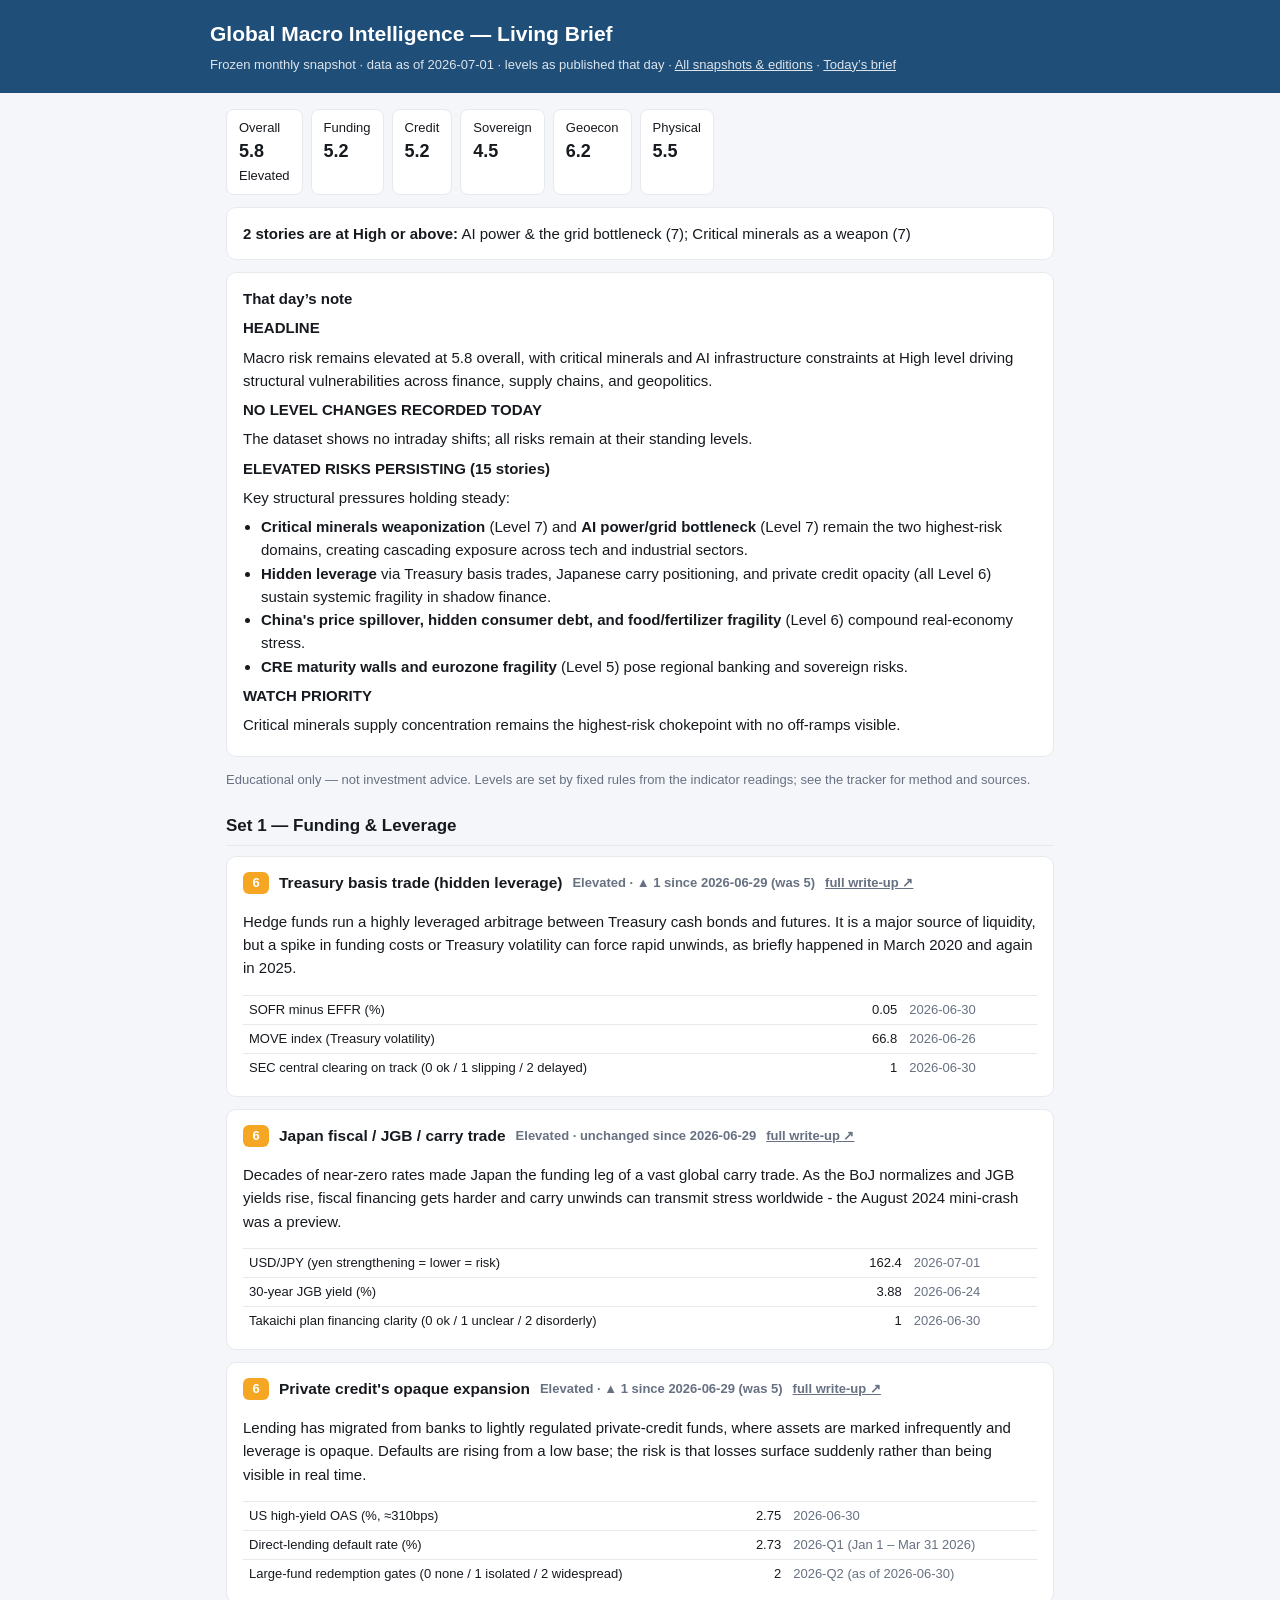
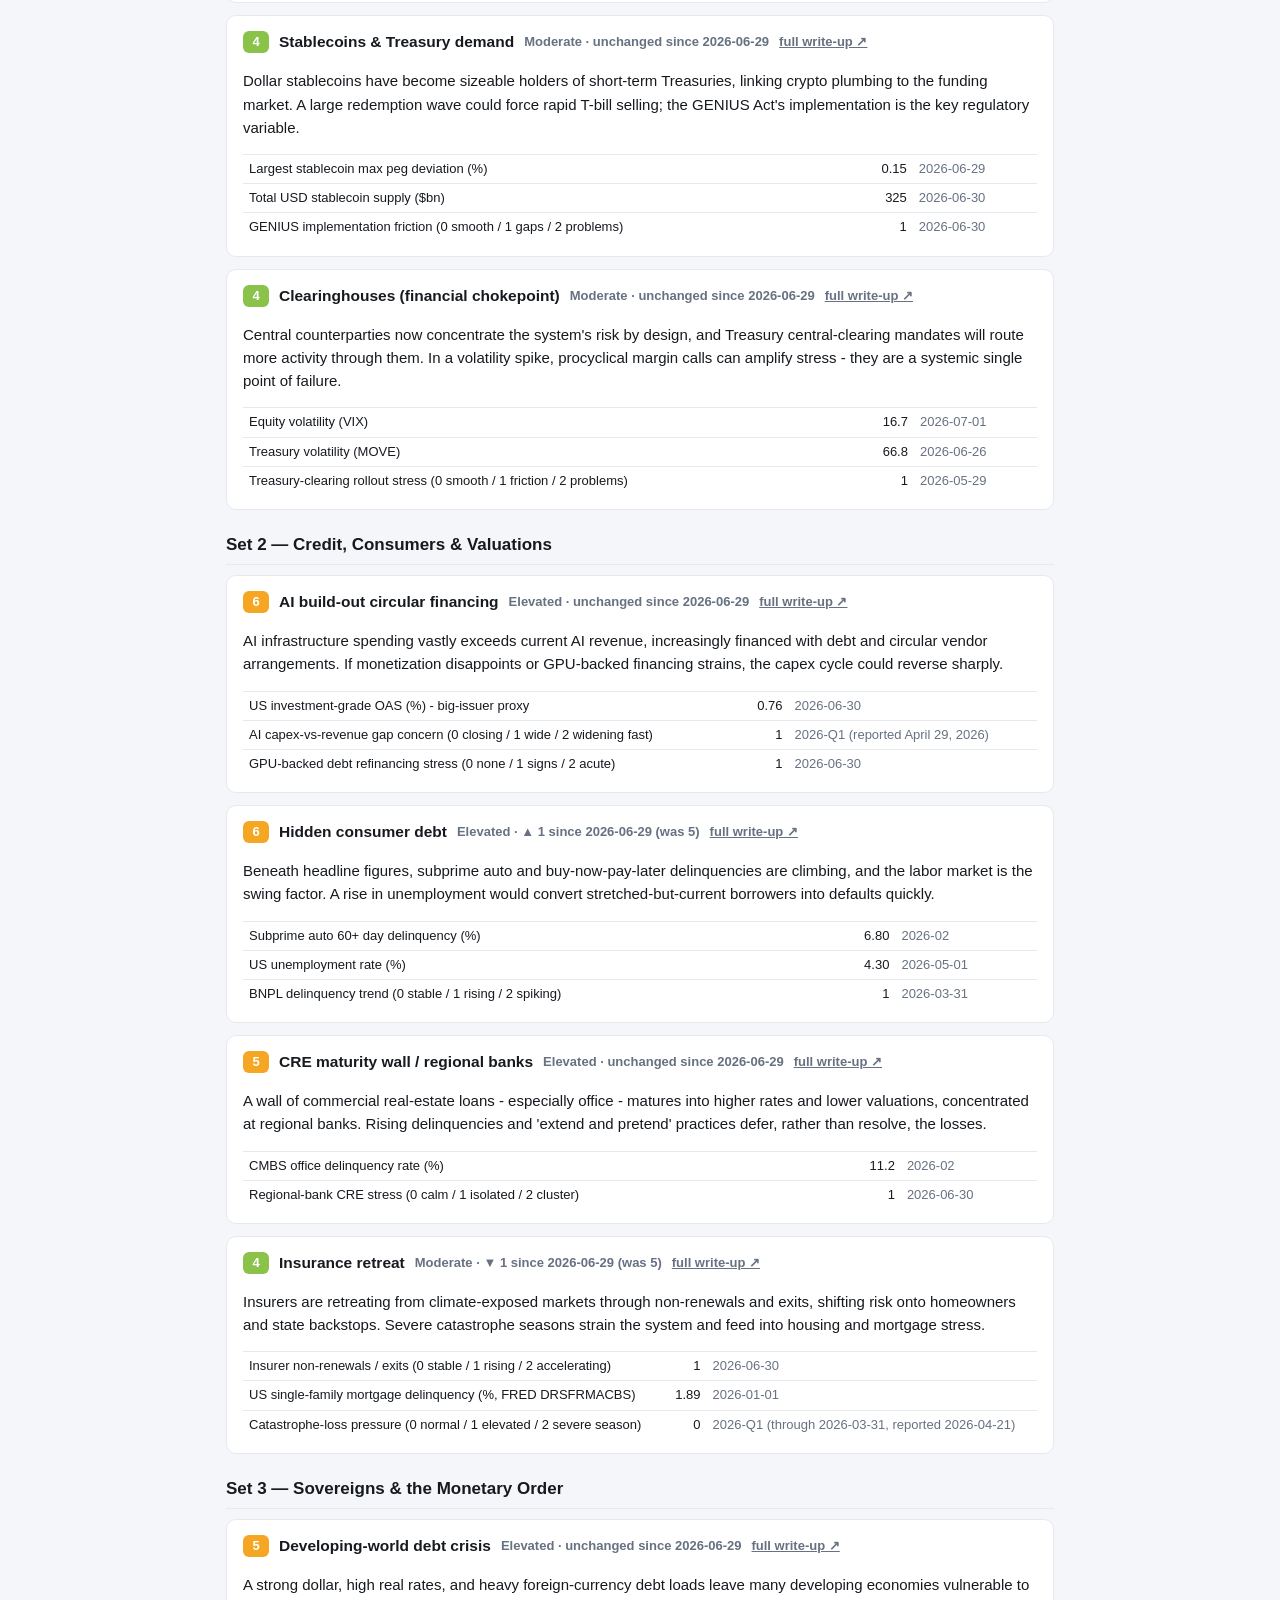
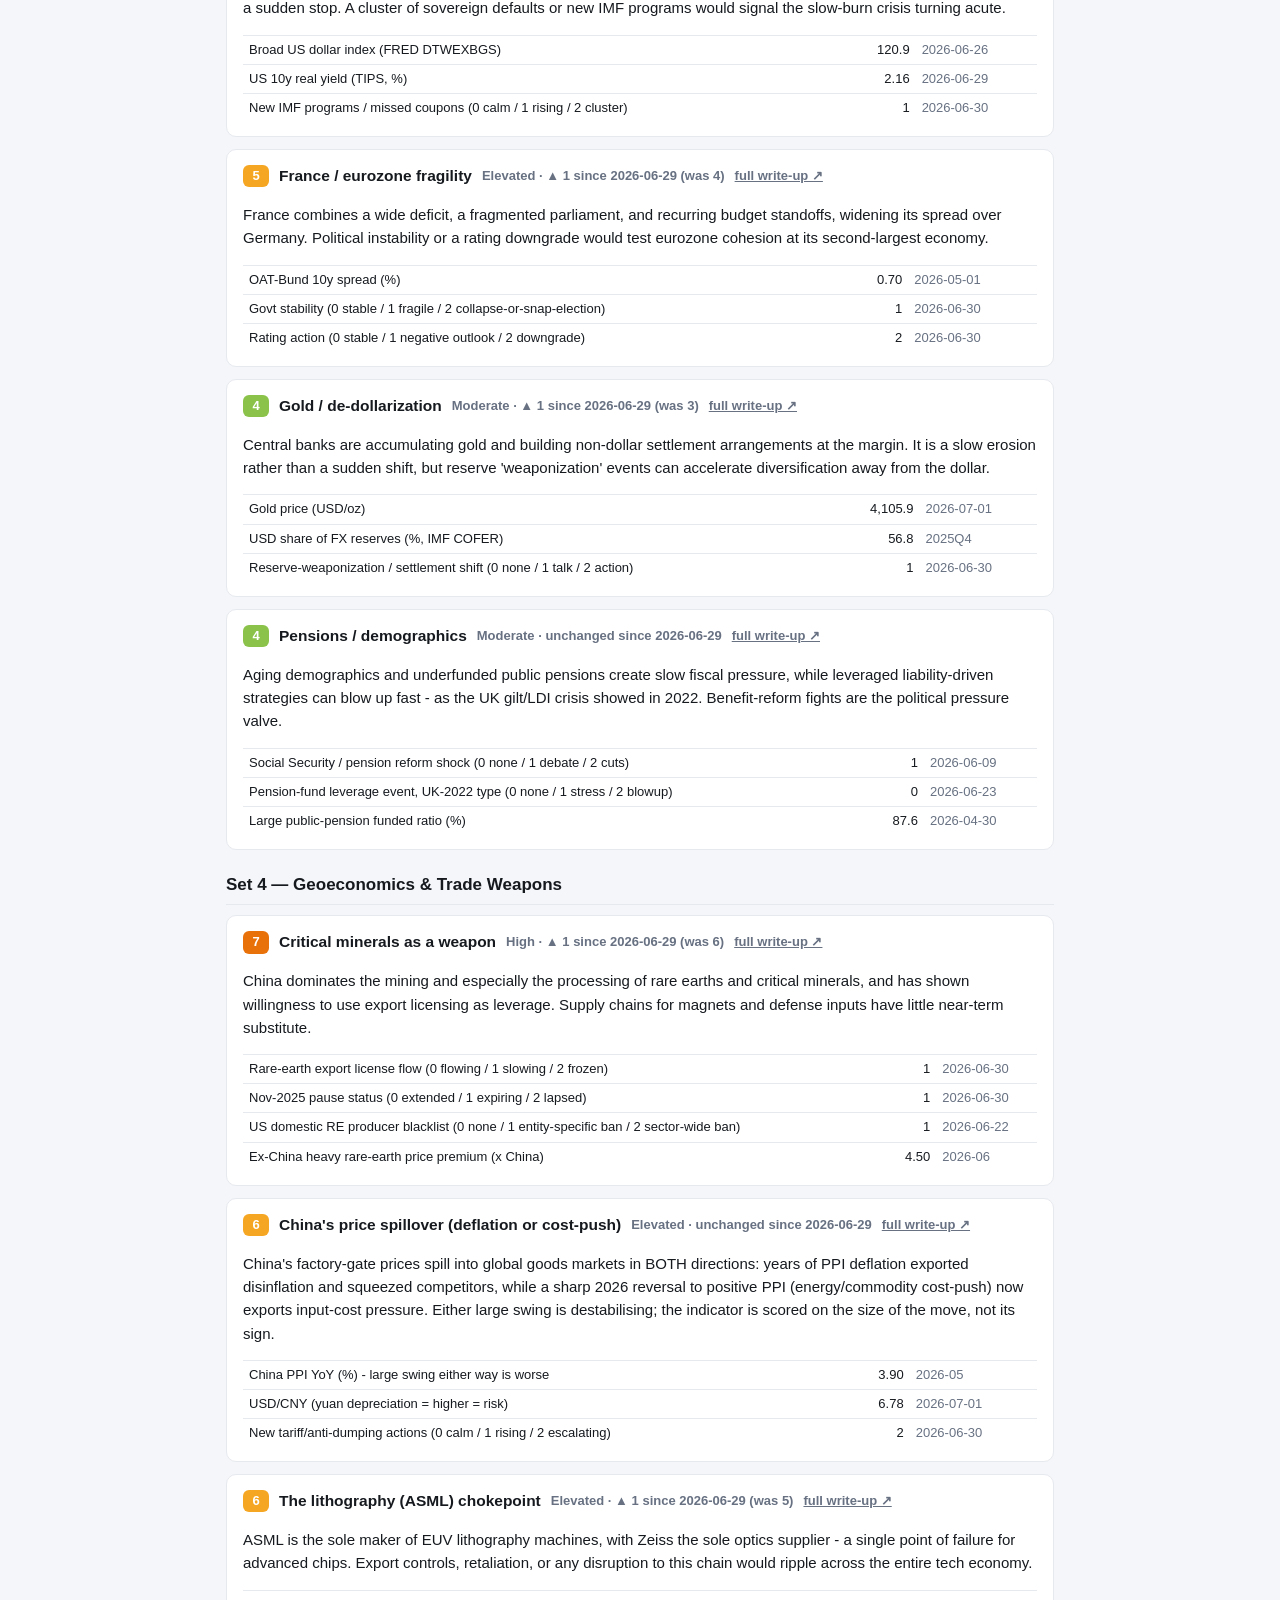
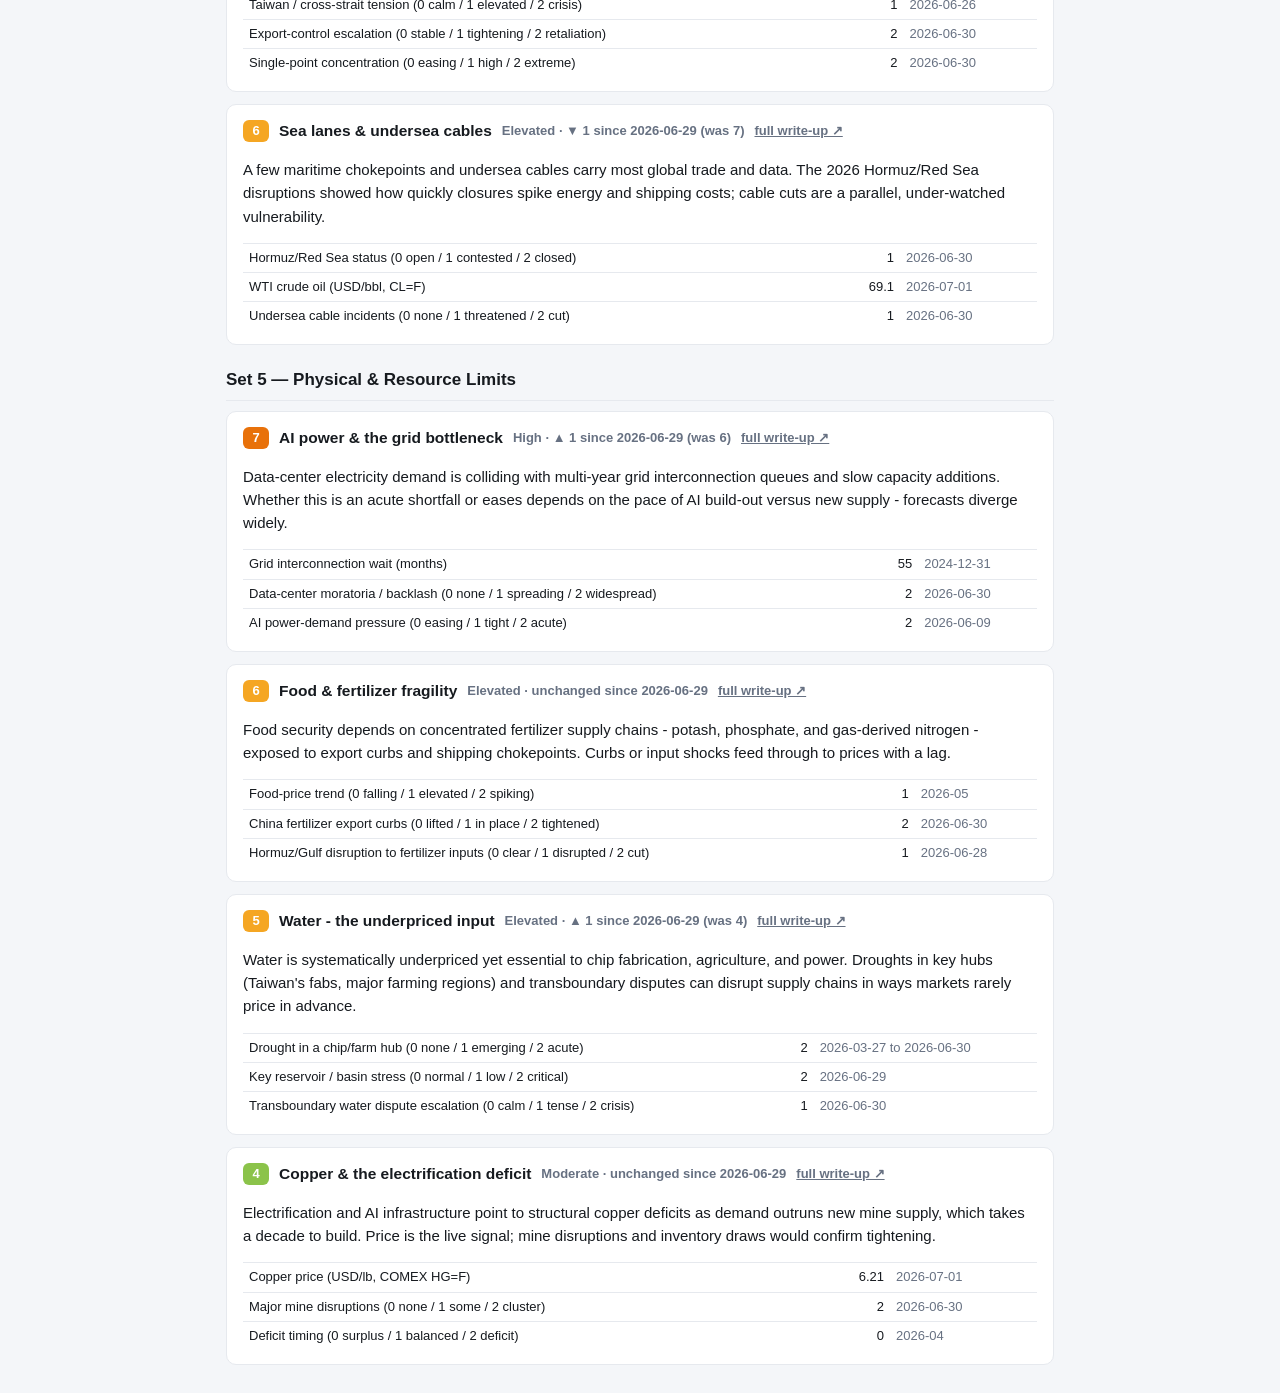
<file: dashboard/briefs/archive/living_brief_2026-07-01.html>
<!doctype html>
<html lang="en"><head><meta charset="utf-8">
<meta name="viewport" content="width=device-width, initial-scale=1">
<title>Living Brief — snapshot 2026-07-01</title>
<style>
:root{--bg:#f4f6f9;--card:#fff;--line:#e6e9ee;--text:#161a1f;--muted:#677182;--accent:#1F4E79;--head:#1F4E79}
@media (prefers-color-scheme:dark){:root{--bg:#0e1116;--card:#161b22;--line:#262d37;--text:#e7ebf0;--muted:#9aa6b4;--accent:#5b9bd5;--head:#0c1422}}
*{box-sizing:border-box}
body{margin:0;background:var(--bg);color:var(--text);font:15px/1.55 -apple-system,BlinkMacSystemFont,"Segoe UI",Roboto,Helvetica,Arial,sans-serif}
header{background:var(--head);color:#fff;padding:18px 16px}
header .in,main{max-width:860px;margin:0 auto}
header h1{margin:0;font-size:21px}
header p{margin:4px 0 0;opacity:.85;font-size:13px}
header a{color:#fff}
main{padding:16px}
a{color:var(--accent)}
.card{background:var(--card);border:1px solid var(--line);border-radius:10px;padding:14px 16px;margin:0 0 12px}
.agg{display:flex;flex-wrap:wrap;gap:8px;margin:0 0 12px}
.agg div{background:var(--card);border:1px solid var(--line);border-radius:8px;padding:8px 12px;font-size:13px}
.agg b{font-size:18px;display:block}
h2{font-size:17px;margin:22px 0 10px;padding-bottom:6px;border-bottom:1px solid var(--line)}
h3{font-size:15.5px;margin:0;display:flex;gap:10px;align-items:center;flex-wrap:wrap}
.chip{display:inline-block;min-width:26px;text-align:center;color:#fff;font-weight:700;border-radius:6px;padding:1px 7px;font-size:13px}
.muted{color:var(--muted);font-size:13px}
.note ul{margin:6px 0 6px 18px;padding:0}
.note p{margin:6px 0}
table{width:100%;border-collapse:collapse;font-size:13px;margin-top:8px}
td{padding:4px 6px;border-top:1px solid var(--line);vertical-align:top;overflow-wrap:break-word}
td.v{white-space:nowrap;text-align:right}
td.d{white-space:nowrap;color:var(--muted)}
.stale{color:#C0392B;font-size:12px}
@media (max-width:560px){td.d{display:none}}
</style></head><body>
<header><div class="in"><h1>Global Macro Intelligence — Living Brief</h1>
<p>Frozen monthly snapshot · data as of 2026-07-01 · levels as published that day · <a href="index.html">All snapshots &amp; editions</a> · <a href="../living_brief.html">Today’s brief</a></p></div></header>
<main>
<div class="agg"><div>Overall<b>5.8</b>Elevated</div><div title="Funding &amp; Leverage">Funding<b>5.2</b></div><div title="Credit, Consumers &amp; Valuations">Credit<b>5.2</b></div><div title="Sovereigns &amp; the Monetary Order">Sovereign<b>4.5</b></div><div title="Geoeconomics &amp; Trade Weapons">Geoecon<b>6.2</b></div><div title="Physical &amp; Resource Limits">Physical<b>5.5</b></div></div>
<div class="card"><b>2 stories are at High or above:</b> AI power &amp; the grid bottleneck (7); Critical minerals as a weapon (7)</div>
<div class="card note"><b>That day’s note</b><p><strong>HEADLINE</strong></p>
<p>Macro risk remains elevated at 5.8 overall, with critical minerals and AI infrastructure constraints at High level driving structural vulnerabilities across finance, supply chains, and geopolitics.</p>
<p><strong>NO LEVEL CHANGES RECORDED TODAY</strong></p>
<p>The dataset shows no intraday shifts; all risks remain at their standing levels.</p>
<p><strong>ELEVATED RISKS PERSISTING (15 stories)</strong></p>
<p>Key structural pressures holding steady:</p>
<ul>
<li><strong>Critical minerals weaponization</strong> (Level 7) and <strong>AI power/grid bottleneck</strong> (Level 7) remain the two highest-risk domains, creating cascading exposure across tech and industrial sectors.</li>
<li><strong>Hidden leverage</strong> via Treasury basis trades, Japanese carry positioning, and private credit opacity (all Level 6) sustain systemic fragility in shadow finance.</li>
<li><strong>China&#x27;s price spillover, hidden consumer debt, and food/fertilizer fragility</strong> (Level 6) compound real-economy stress.</li>
<li><strong>CRE maturity walls and eurozone fragility</strong> (Level 5) pose regional banking and sovereign risks.</li>
</ul>
<p><strong>WATCH PRIORITY</strong></p>
<p>Critical minerals supply concentration remains the highest-risk chokepoint with no off-ramps visible.</p></div>
<p class="muted">Educational only — not investment advice. Levels are set by fixed rules from the indicator readings; see the tracker for method and sources.</p>
<h2>Set 1 — Funding &amp; Leverage</h2>
<div class="card" id="s1_basis_trade"><h3><span class="chip" style="background:#F5A623">6</span>Treasury basis trade (hidden leverage) <span class="muted">Elevated · ▲ 1 since 2026-06-29 (was 5)</span> <a class="muted" href="../Global_Macro_Intelligence_Brief_2026.pdf#page=6">full write-up ↗</a></h3><p>Hedge funds run a highly leveraged arbitrage between Treasury cash bonds and futures. It is a major source of liquidity, but a spike in funding costs or Treasury volatility can force rapid unwinds, as briefly happened in March 2020 and again in 2025.</p><table><tr><td>SOFR minus EFFR (%)</td><td class="v">0.05</td><td class="d">2026-06-30</td></tr><tr><td>MOVE index (Treasury volatility)</td><td class="v">66.8</td><td class="d">2026-06-26</td></tr><tr><td>SEC central clearing on track (0 ok / 1 slipping / 2 delayed)</td><td class="v">1</td><td class="d">2026-06-30</td></tr></table></div>
<div class="card" id="s2_japan"><h3><span class="chip" style="background:#F5A623">6</span>Japan fiscal / JGB / carry trade <span class="muted">Elevated · unchanged since 2026-06-29</span> <a class="muted" href="../Global_Macro_Intelligence_Brief_2026.pdf#page=8">full write-up ↗</a></h3><p>Decades of near-zero rates made Japan the funding leg of a vast global carry trade. As the BoJ normalizes and JGB yields rise, fiscal financing gets harder and carry unwinds can transmit stress worldwide - the August 2024 mini-crash was a preview.</p><table><tr><td>USD/JPY (yen strengthening = lower = risk)</td><td class="v">162.4</td><td class="d">2026-07-01</td></tr><tr><td>30-year JGB yield (%)</td><td class="v">3.88</td><td class="d">2026-06-24</td></tr><tr><td>Takaichi plan financing clarity (0 ok / 1 unclear / 2 disorderly)</td><td class="v">1</td><td class="d">2026-06-30</td></tr></table></div>
<div class="card" id="s3_private_credit"><h3><span class="chip" style="background:#F5A623">6</span>Private credit&#x27;s opaque expansion <span class="muted">Elevated · ▲ 1 since 2026-06-29 (was 5)</span> <a class="muted" href="../Global_Macro_Intelligence_Brief_2026.pdf#page=10">full write-up ↗</a></h3><p>Lending has migrated from banks to lightly regulated private-credit funds, where assets are marked infrequently and leverage is opaque. Defaults are rising from a low base; the risk is that losses surface suddenly rather than being visible in real time.</p><table><tr><td>US high-yield OAS (%, ≈310bps)</td><td class="v">2.75</td><td class="d">2026-06-30</td></tr><tr><td>Direct-lending default rate (%)</td><td class="v">2.73</td><td class="d">2026-Q1 (Jan 1 – Mar 31 2026)</td></tr><tr><td>Large-fund redemption gates (0 none / 1 isolated / 2 widespread)</td><td class="v">2</td><td class="d">2026-Q2 (as of 2026-06-30)</td></tr></table></div>
<div class="card" id="s7_stablecoins"><h3><span class="chip" style="background:#8BC34A">4</span>Stablecoins &amp; Treasury demand <span class="muted">Moderate · unchanged since 2026-06-29</span> <a class="muted" href="../Global_Macro_Intelligence_Brief_2026.pdf#page=12">full write-up ↗</a></h3><p>Dollar stablecoins have become sizeable holders of short-term Treasuries, linking crypto plumbing to the funding market. A large redemption wave could force rapid T-bill selling; the GENIUS Act&#x27;s implementation is the key regulatory variable.</p><table><tr><td>Largest stablecoin max peg deviation (%)</td><td class="v">0.15</td><td class="d">2026-06-29</td></tr><tr><td>Total USD stablecoin supply ($bn)</td><td class="v">325</td><td class="d">2026-06-30</td></tr><tr><td>GENIUS implementation friction (0 smooth / 1 gaps / 2 problems)</td><td class="v">1</td><td class="d">2026-06-30</td></tr></table></div>
<div class="card" id="s21_clearinghouses"><h3><span class="chip" style="background:#8BC34A">4</span>Clearinghouses (financial chokepoint) <span class="muted">Moderate · unchanged since 2026-06-29</span> <a class="muted" href="../Global_Macro_Intelligence_Brief_2026.pdf#page=14">full write-up ↗</a></h3><p>Central counterparties now concentrate the system&#x27;s risk by design, and Treasury central-clearing mandates will route more activity through them. In a volatility spike, procyclical margin calls can amplify stress - they are a systemic single point of failure.</p><table><tr><td>Equity volatility (VIX)</td><td class="v">16.7</td><td class="d">2026-07-01</td></tr><tr><td>Treasury volatility (MOVE)</td><td class="v">66.8</td><td class="d">2026-06-26</td></tr><tr><td>Treasury-clearing rollout stress (0 smooth / 1 friction / 2 problems)</td><td class="v">1</td><td class="d">2026-05-29</td></tr></table></div>
<h2>Set 2 — Credit, Consumers &amp; Valuations</h2>
<div class="card" id="s8_ai_capex"><h3><span class="chip" style="background:#F5A623">6</span>AI build-out circular financing <span class="muted">Elevated · unchanged since 2026-06-29</span> <a class="muted" href="../Global_Macro_Intelligence_Brief_2026.pdf#page=18">full write-up ↗</a></h3><p>AI infrastructure spending vastly exceeds current AI revenue, increasingly financed with debt and circular vendor arrangements. If monetization disappoints or GPU-backed financing strains, the capex cycle could reverse sharply.</p><table><tr><td>US investment-grade OAS (%) - big-issuer proxy</td><td class="v">0.76</td><td class="d">2026-06-30</td></tr><tr><td>AI capex-vs-revenue gap concern (0 closing / 1 wide / 2 widening fast)</td><td class="v">1</td><td class="d">2026-Q1 (reported April 29, 2026)</td></tr><tr><td>GPU-backed debt refinancing stress (0 none / 1 signs / 2 acute)</td><td class="v">1</td><td class="d">2026-06-30</td></tr></table></div>
<div class="card" id="s11_consumer_debt"><h3><span class="chip" style="background:#F5A623">6</span>Hidden consumer debt <span class="muted">Elevated · ▲ 1 since 2026-06-29 (was 5)</span> <a class="muted" href="../Global_Macro_Intelligence_Brief_2026.pdf#page=22">full write-up ↗</a></h3><p>Beneath headline figures, subprime auto and buy-now-pay-later delinquencies are climbing, and the labor market is the swing factor. A rise in unemployment would convert stretched-but-current borrowers into defaults quickly.</p><table><tr><td>Subprime auto 60+ day delinquency (%)</td><td class="v">6.80</td><td class="d">2026-02</td></tr><tr><td>US unemployment rate (%)</td><td class="v">4.30</td><td class="d">2026-05-01</td></tr><tr><td>BNPL delinquency trend (0 stable / 1 rising / 2 spiking)</td><td class="v">1</td><td class="d">2026-03-31</td></tr></table></div>
<div class="card" id="s9_cre"><h3><span class="chip" style="background:#F5A623">5</span>CRE maturity wall / regional banks <span class="muted">Elevated · unchanged since 2026-06-29</span> <a class="muted" href="../Global_Macro_Intelligence_Brief_2026.pdf#page=20">full write-up ↗</a></h3><p>A wall of commercial real-estate loans - especially office - matures into higher rates and lower valuations, concentrated at regional banks. Rising delinquencies and &#x27;extend and pretend&#x27; practices defer, rather than resolve, the losses.</p><table><tr><td>CMBS office delinquency rate (%)</td><td class="v">11.2</td><td class="d">2026-02</td></tr><tr><td>Regional-bank CRE stress (0 calm / 1 isolated / 2 cluster)</td><td class="v">1</td><td class="d">2026-06-30</td></tr></table></div>
<div class="card" id="s13_insurance"><h3><span class="chip" style="background:#8BC34A">4</span>Insurance retreat <span class="muted">Moderate · ▼ 1 since 2026-06-29 (was 5)</span> <a class="muted" href="../Global_Macro_Intelligence_Brief_2026.pdf#page=25">full write-up ↗</a></h3><p>Insurers are retreating from climate-exposed markets through non-renewals and exits, shifting risk onto homeowners and state backstops. Severe catastrophe seasons strain the system and feed into housing and mortgage stress.</p><table><tr><td>Insurer non-renewals / exits (0 stable / 1 rising / 2 accelerating)</td><td class="v">1</td><td class="d">2026-06-30</td></tr><tr><td>US single-family mortgage delinquency (%, FRED DRSFRMACBS)</td><td class="v">1.89</td><td class="d">2026-01-01</td></tr><tr><td>Catastrophe-loss pressure (0 normal / 1 elevated / 2 severe season)</td><td class="v">0</td><td class="d">2026-Q1 (through 2026-03-31, reported 2026-04-21)</td></tr></table></div>
<h2>Set 3 — Sovereigns &amp; the Monetary Order</h2>
<div class="card" id="s4_dev_debt"><h3><span class="chip" style="background:#F5A623">5</span>Developing-world debt crisis <span class="muted">Elevated · unchanged since 2026-06-29</span> <a class="muted" href="../Global_Macro_Intelligence_Brief_2026.pdf#page=29">full write-up ↗</a></h3><p>A strong dollar, high real rates, and heavy foreign-currency debt loads leave many developing economies vulnerable to a sudden stop. A cluster of sovereign defaults or new IMF programs would signal the slow-burn crisis turning acute.</p><table><tr><td>Broad US dollar index (FRED DTWEXBGS)</td><td class="v">120.9</td><td class="d">2026-06-26</td></tr><tr><td>US 10y real yield (TIPS, %)</td><td class="v">2.16</td><td class="d">2026-06-29</td></tr><tr><td>New IMF programs / missed coupons (0 calm / 1 rising / 2 cluster)</td><td class="v">1</td><td class="d">2026-06-30</td></tr></table></div>
<div class="card" id="s10_france"><h3><span class="chip" style="background:#F5A623">5</span>France / eurozone fragility <span class="muted">Elevated · ▲ 1 since 2026-06-29 (was 4)</span> <a class="muted" href="../Global_Macro_Intelligence_Brief_2026.pdf#page=31">full write-up ↗</a></h3><p>France combines a wide deficit, a fragmented parliament, and recurring budget standoffs, widening its spread over Germany. Political instability or a rating downgrade would test eurozone cohesion at its second-largest economy.</p><table><tr><td>OAT-Bund 10y spread (%)</td><td class="v">0.70</td><td class="d">2026-05-01</td></tr><tr><td>Govt stability (0 stable / 1 fragile / 2 collapse-or-snap-election)</td><td class="v">1</td><td class="d">2026-06-30</td></tr><tr><td>Rating action (0 stable / 1 negative outlook / 2 downgrade)</td><td class="v">2</td><td class="d">2026-06-30</td></tr></table></div>
<div class="card" id="s12_gold_dedollar"><h3><span class="chip" style="background:#8BC34A">4</span>Gold / de-dollarization <span class="muted">Moderate · ▲ 1 since 2026-06-29 (was 3)</span> <a class="muted" href="../Global_Macro_Intelligence_Brief_2026.pdf#page=33">full write-up ↗</a></h3><p>Central banks are accumulating gold and building non-dollar settlement arrangements at the margin. It is a slow erosion rather than a sudden shift, but reserve &#x27;weaponization&#x27; events can accelerate diversification away from the dollar.</p><table><tr><td>Gold price (USD/oz)</td><td class="v">4,105.9</td><td class="d">2026-07-01</td></tr><tr><td>USD share of FX reserves (%, IMF COFER)</td><td class="v">56.8</td><td class="d">2025Q4</td></tr><tr><td>Reserve-weaponization / settlement shift (0 none / 1 talk / 2 action)</td><td class="v">1</td><td class="d">2026-06-30</td></tr></table></div>
<div class="card" id="s14_pensions"><h3><span class="chip" style="background:#8BC34A">4</span>Pensions / demographics <span class="muted">Moderate · unchanged since 2026-06-29</span> <a class="muted" href="../Global_Macro_Intelligence_Brief_2026.pdf#page=35">full write-up ↗</a></h3><p>Aging demographics and underfunded public pensions create slow fiscal pressure, while leveraged liability-driven strategies can blow up fast - as the UK gilt/LDI crisis showed in 2022. Benefit-reform fights are the political pressure valve.</p><table><tr><td>Social Security / pension reform shock (0 none / 1 debate / 2 cuts)</td><td class="v">1</td><td class="d">2026-06-09</td></tr><tr><td>Pension-fund leverage event, UK-2022 type (0 none / 1 stress / 2 blowup)</td><td class="v">0</td><td class="d">2026-06-23</td></tr><tr><td>Large public-pension funded ratio (%)</td><td class="v">87.6</td><td class="d">2026-04-30</td></tr></table></div>
<h2>Set 4 — Geoeconomics &amp; Trade Weapons</h2>
<div class="card" id="s6_rare_earths"><h3><span class="chip" style="background:#E8710A">7</span>Critical minerals as a weapon <span class="muted">High · ▲ 1 since 2026-06-29 (was 6)</span> <a class="muted" href="../Global_Macro_Intelligence_Brief_2026.pdf#page=41">full write-up ↗</a></h3><p>China dominates the mining and especially the processing of rare earths and critical minerals, and has shown willingness to use export licensing as leverage. Supply chains for magnets and defense inputs have little near-term substitute.</p><table><tr><td>Rare-earth export license flow (0 flowing / 1 slowing / 2 frozen)</td><td class="v">1</td><td class="d">2026-06-30</td></tr><tr><td>Nov-2025 pause status (0 extended / 1 expiring / 2 lapsed)</td><td class="v">1</td><td class="d">2026-06-30</td></tr><tr><td>US domestic RE producer blacklist (0 none / 1 entity-specific ban / 2 sector-wide ban)</td><td class="v">1</td><td class="d">2026-06-22</td></tr><tr><td>Ex-China heavy rare-earth price premium (x China)</td><td class="v">4.50</td><td class="d">2026-06</td></tr></table></div>
<div class="card" id="s5_china_deflation"><h3><span class="chip" style="background:#F5A623">6</span>China&#x27;s price spillover (deflation or cost-push) <span class="muted">Elevated · unchanged since 2026-06-29</span> <a class="muted" href="../Global_Macro_Intelligence_Brief_2026.pdf#page=39">full write-up ↗</a></h3><p>China&#x27;s factory-gate prices spill into global goods markets in BOTH directions: years of PPI deflation exported disinflation and squeezed competitors, while a sharp 2026 reversal to positive PPI (energy/commodity cost-push) now exports input-cost pressure. Either large swing is destabilising; the indicator is scored on the size of the move, not its sign.</p><table><tr><td>China PPI YoY (%) - large swing either way is worse</td><td class="v">3.90</td><td class="d">2026-05</td></tr><tr><td>USD/CNY (yuan depreciation = higher = risk)</td><td class="v">6.78</td><td class="d">2026-07-01</td></tr><tr><td>New tariff/anti-dumping actions (0 calm / 1 rising / 2 escalating)</td><td class="v">2</td><td class="d">2026-06-30</td></tr></table></div>
<div class="card" id="s19_lithography"><h3><span class="chip" style="background:#F5A623">6</span>The lithography (ASML) chokepoint <span class="muted">Elevated · ▲ 1 since 2026-06-29 (was 5)</span> <a class="muted" href="../Global_Macro_Intelligence_Brief_2026.pdf#page=43">full write-up ↗</a></h3><p>ASML is the sole maker of EUV lithography machines, with Zeiss the sole optics supplier - a single point of failure for advanced chips. Export controls, retaliation, or any disruption to this chain would ripple across the entire tech economy.</p><table><tr><td>Taiwan / cross-strait tension (0 calm / 1 elevated / 2 crisis)</td><td class="v">1</td><td class="d">2026-06-26</td></tr><tr><td>Export-control escalation (0 stable / 1 tightening / 2 retaliation)</td><td class="v">2</td><td class="d">2026-06-30</td></tr><tr><td>Single-point concentration (0 easing / 1 high / 2 extreme)</td><td class="v">2</td><td class="d">2026-06-30</td></tr></table></div>
<div class="card" id="s20_sea_lanes"><h3><span class="chip" style="background:#F5A623">6</span>Sea lanes &amp; undersea cables <span class="muted">Elevated · ▼ 1 since 2026-06-29 (was 7)</span> <a class="muted" href="../Global_Macro_Intelligence_Brief_2026.pdf#page=45">full write-up ↗</a></h3><p>A few maritime chokepoints and undersea cables carry most global trade and data. The 2026 Hormuz/Red Sea disruptions showed how quickly closures spike energy and shipping costs; cable cuts are a parallel, under-watched vulnerability.</p><table><tr><td>Hormuz/Red Sea status (0 open / 1 contested / 2 closed)</td><td class="v">1</td><td class="d">2026-06-30</td></tr><tr><td>WTI crude oil (USD/bbl, CL=F)</td><td class="v">69.1</td><td class="d">2026-07-01</td></tr><tr><td>Undersea cable incidents (0 none / 1 threatened / 2 cut)</td><td class="v">1</td><td class="d">2026-06-30</td></tr></table></div>
<h2>Set 5 — Physical &amp; Resource Limits</h2>
<div class="card" id="s15_ai_power"><h3><span class="chip" style="background:#E8710A">7</span>AI power &amp; the grid bottleneck <span class="muted">High · ▲ 1 since 2026-06-29 (was 6)</span> <a class="muted" href="../Global_Macro_Intelligence_Brief_2026.pdf#page=49">full write-up ↗</a></h3><p>Data-center electricity demand is colliding with multi-year grid interconnection queues and slow capacity additions. Whether this is an acute shortfall or eases depends on the pace of AI build-out versus new supply - forecasts diverge widely.</p><table><tr><td>Grid interconnection wait (months)</td><td class="v">55</td><td class="d">2024-12-31</td></tr><tr><td>Data-center moratoria / backlash (0 none / 1 spreading / 2 widespread)</td><td class="v">2</td><td class="d">2026-06-30</td></tr><tr><td>AI power-demand pressure (0 easing / 1 tight / 2 acute)</td><td class="v">2</td><td class="d">2026-06-09</td></tr></table></div>
<div class="card" id="s18_food_fertilizer"><h3><span class="chip" style="background:#F5A623">6</span>Food &amp; fertilizer fragility <span class="muted">Elevated · unchanged since 2026-06-29</span> <a class="muted" href="../Global_Macro_Intelligence_Brief_2026.pdf#page=56">full write-up ↗</a></h3><p>Food security depends on concentrated fertilizer supply chains - potash, phosphate, and gas-derived nitrogen - exposed to export curbs and shipping chokepoints. Curbs or input shocks feed through to prices with a lag.</p><table><tr><td>Food-price trend (0 falling / 1 elevated / 2 spiking)</td><td class="v">1</td><td class="d">2026-05</td></tr><tr><td>China fertilizer export curbs (0 lifted / 1 in place / 2 tightened)</td><td class="v">2</td><td class="d">2026-06-30</td></tr><tr><td>Hormuz/Gulf disruption to fertilizer inputs (0 clear / 1 disrupted / 2 cut)</td><td class="v">1</td><td class="d">2026-06-28</td></tr></table></div>
<div class="card" id="s17_water"><h3><span class="chip" style="background:#F5A623">5</span>Water - the underpriced input <span class="muted">Elevated · ▲ 1 since 2026-06-29 (was 4)</span> <a class="muted" href="../Global_Macro_Intelligence_Brief_2026.pdf#page=54">full write-up ↗</a></h3><p>Water is systematically underpriced yet essential to chip fabrication, agriculture, and power. Droughts in key hubs (Taiwan&#x27;s fabs, major farming regions) and transboundary disputes can disrupt supply chains in ways markets rarely price in advance.</p><table><tr><td>Drought in a chip/farm hub (0 none / 1 emerging / 2 acute)</td><td class="v">2</td><td class="d">2026-03-27 to 2026-06-30</td></tr><tr><td>Key reservoir / basin stress (0 normal / 1 low / 2 critical)</td><td class="v">2</td><td class="d">2026-06-29</td></tr><tr><td>Transboundary water dispute escalation (0 calm / 1 tense / 2 crisis)</td><td class="v">1</td><td class="d">2026-06-30</td></tr></table></div>
<div class="card" id="s16_copper"><h3><span class="chip" style="background:#8BC34A">4</span>Copper &amp; the electrification deficit <span class="muted">Moderate · unchanged since 2026-06-29</span> <a class="muted" href="../Global_Macro_Intelligence_Brief_2026.pdf#page=52">full write-up ↗</a></h3><p>Electrification and AI infrastructure point to structural copper deficits as demand outruns new mine supply, which takes a decade to build. Price is the live signal; mine disruptions and inventory draws would confirm tightening.</p><table><tr><td>Copper price (USD/lb, COMEX HG=F)</td><td class="v">6.21</td><td class="d">2026-07-01</td></tr><tr><td>Major mine disruptions (0 none / 1 some / 2 cluster)</td><td class="v">2</td><td class="d">2026-06-30</td></tr><tr><td>Deficit timing (0 surplus / 1 balanced / 2 deficit)</td><td class="v">0</td><td class="d">2026-04</td></tr></table></div>
</main></body></html>
</file>
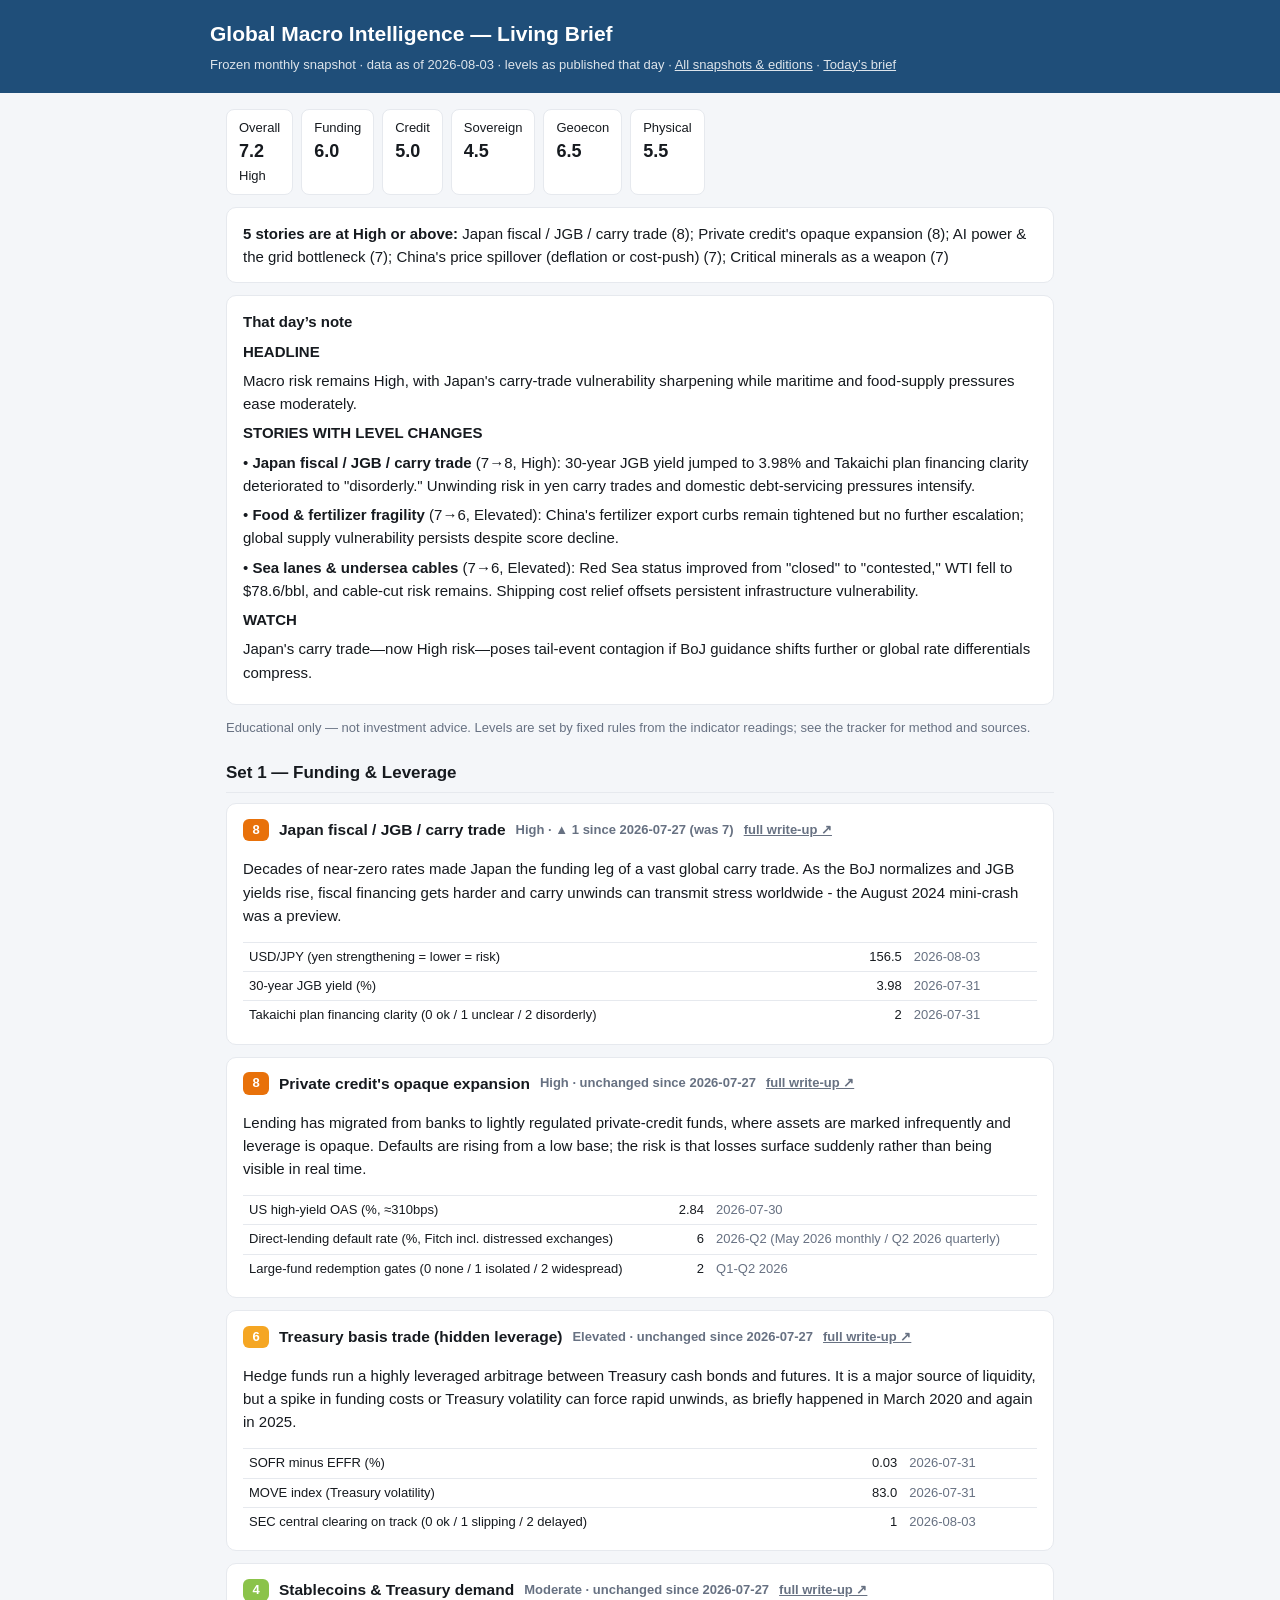
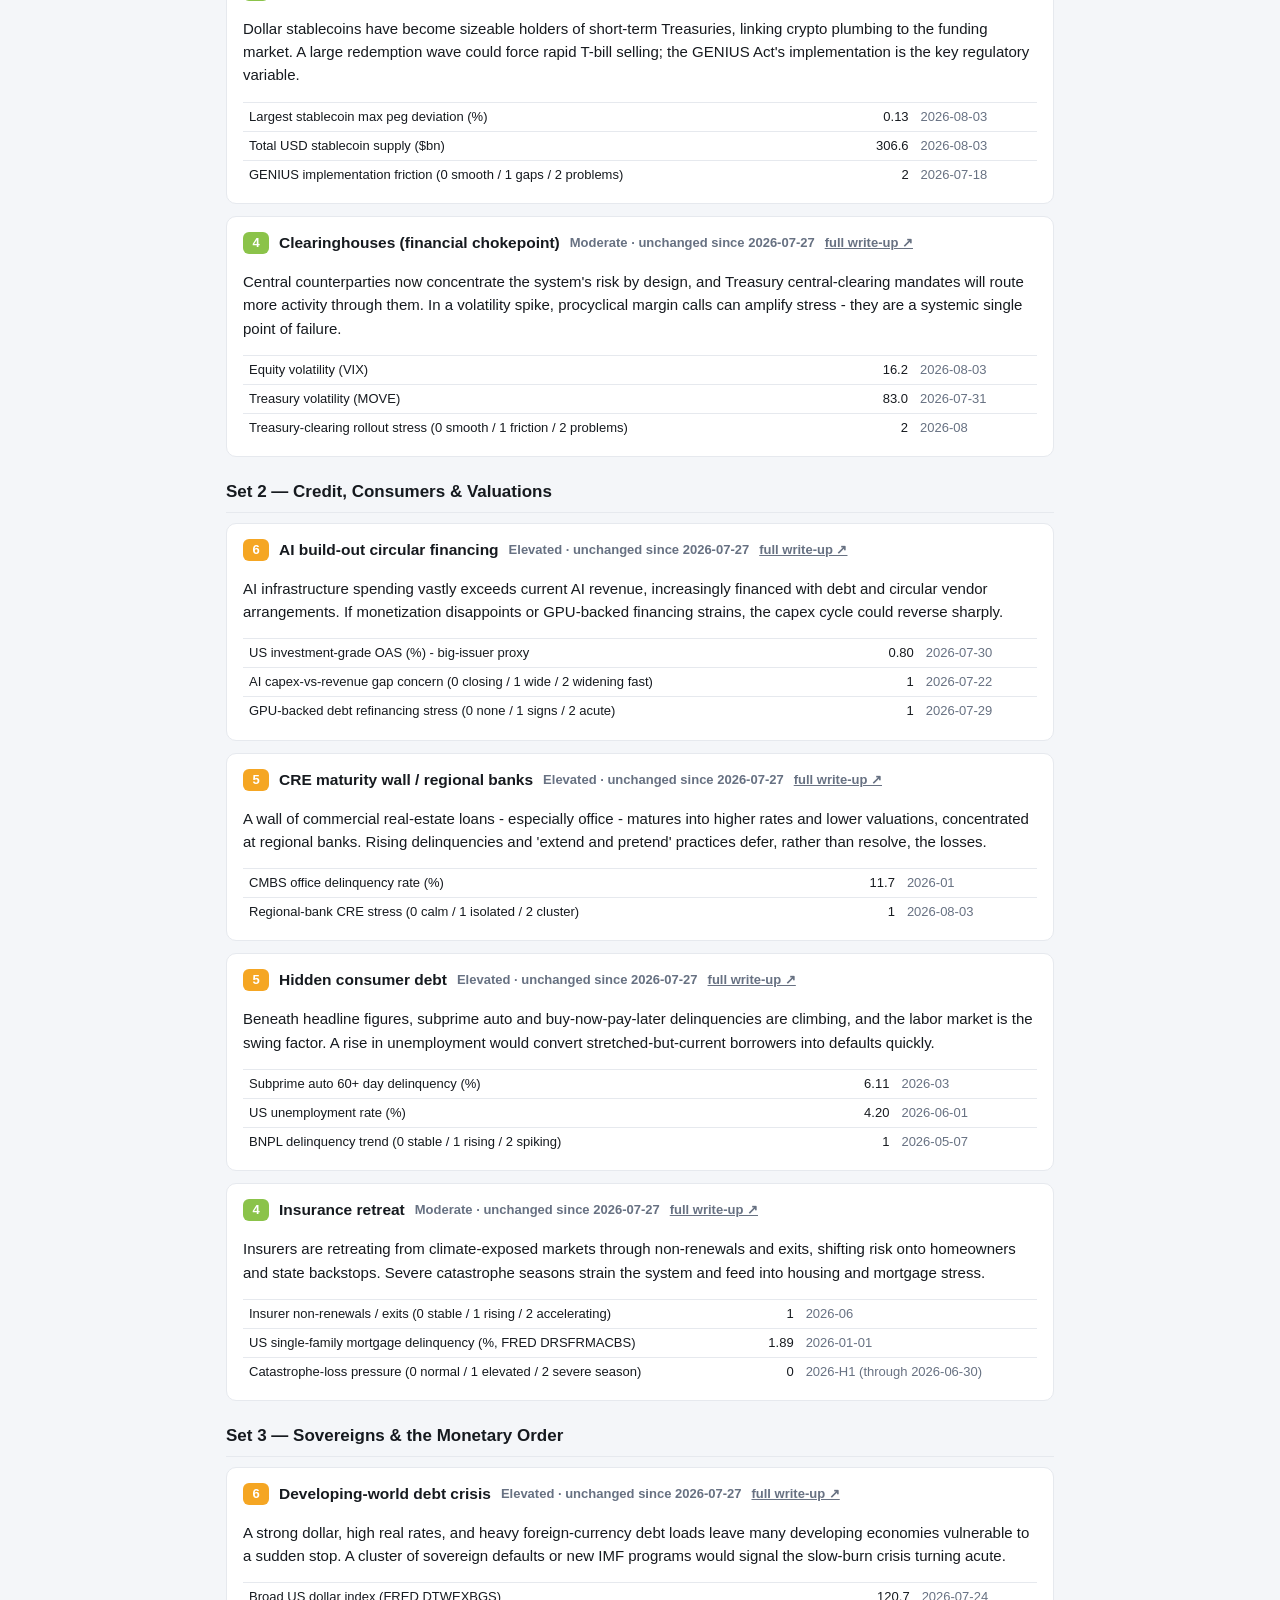
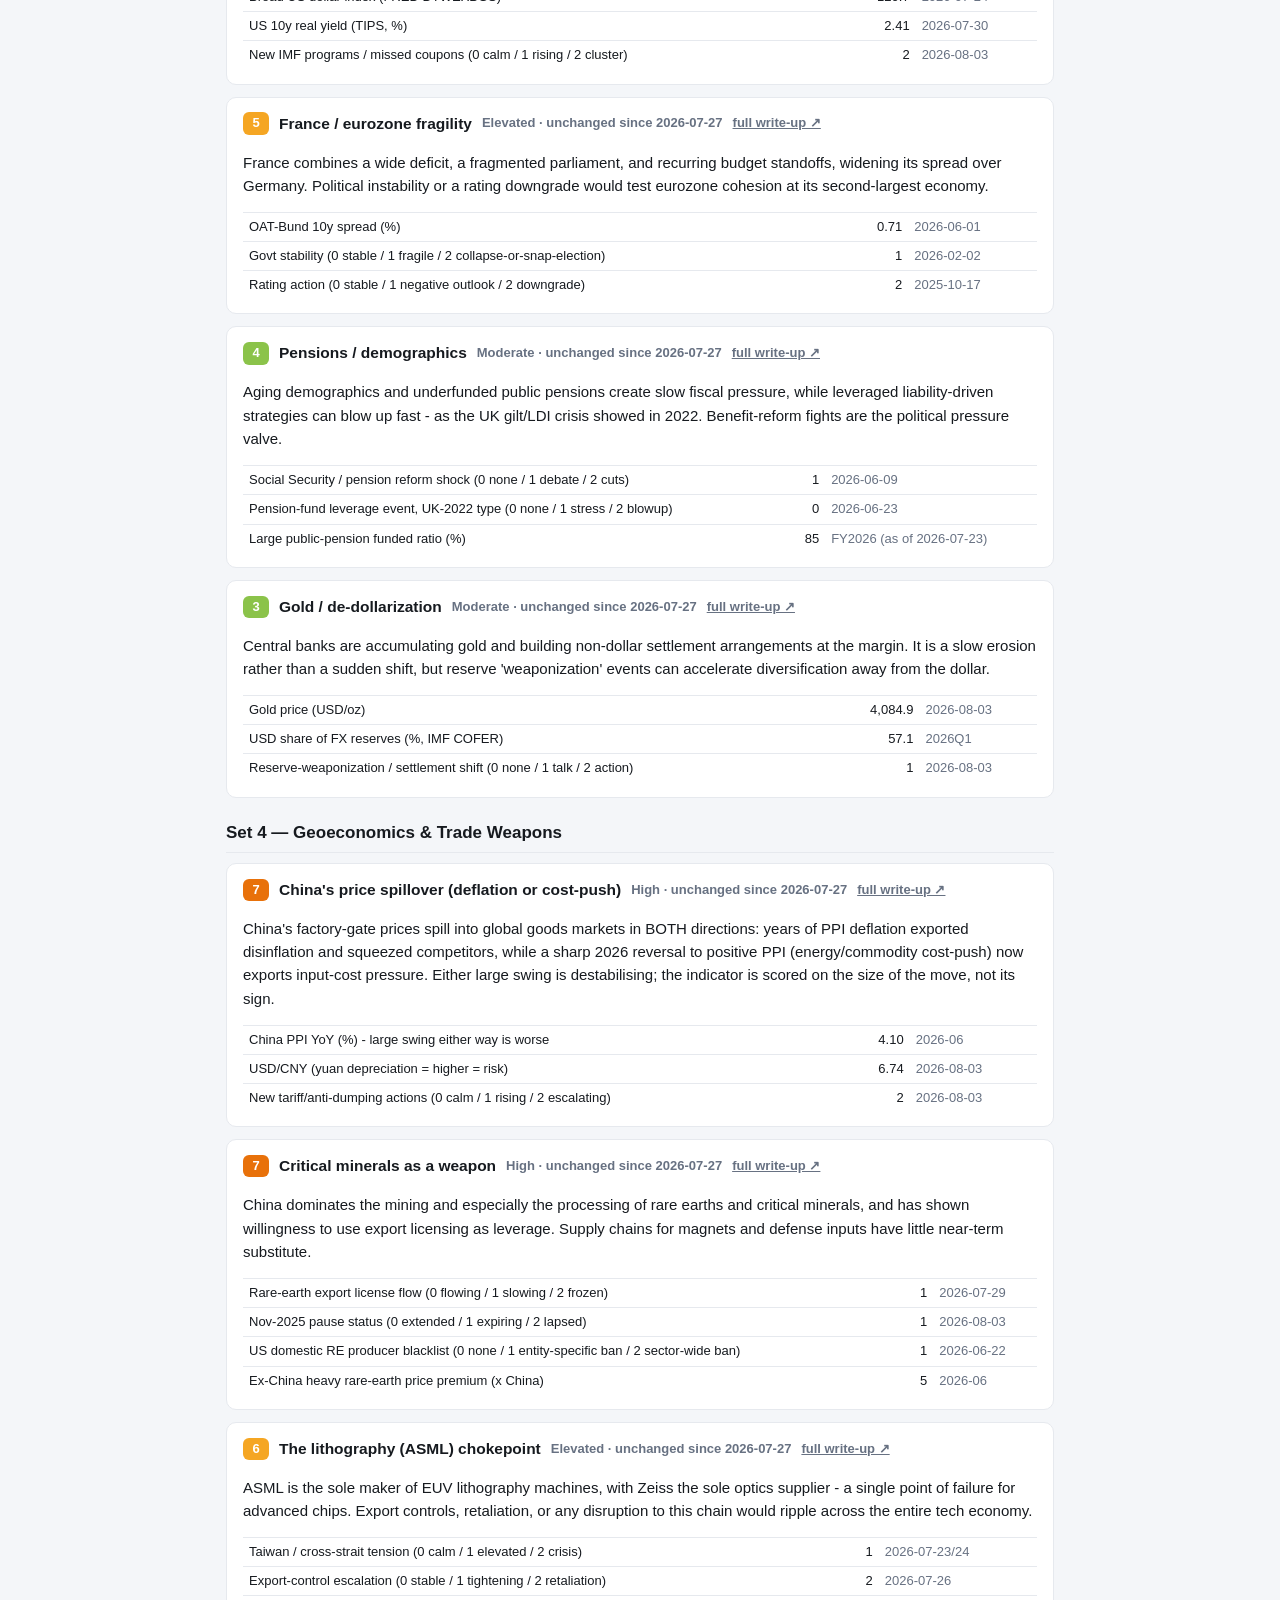
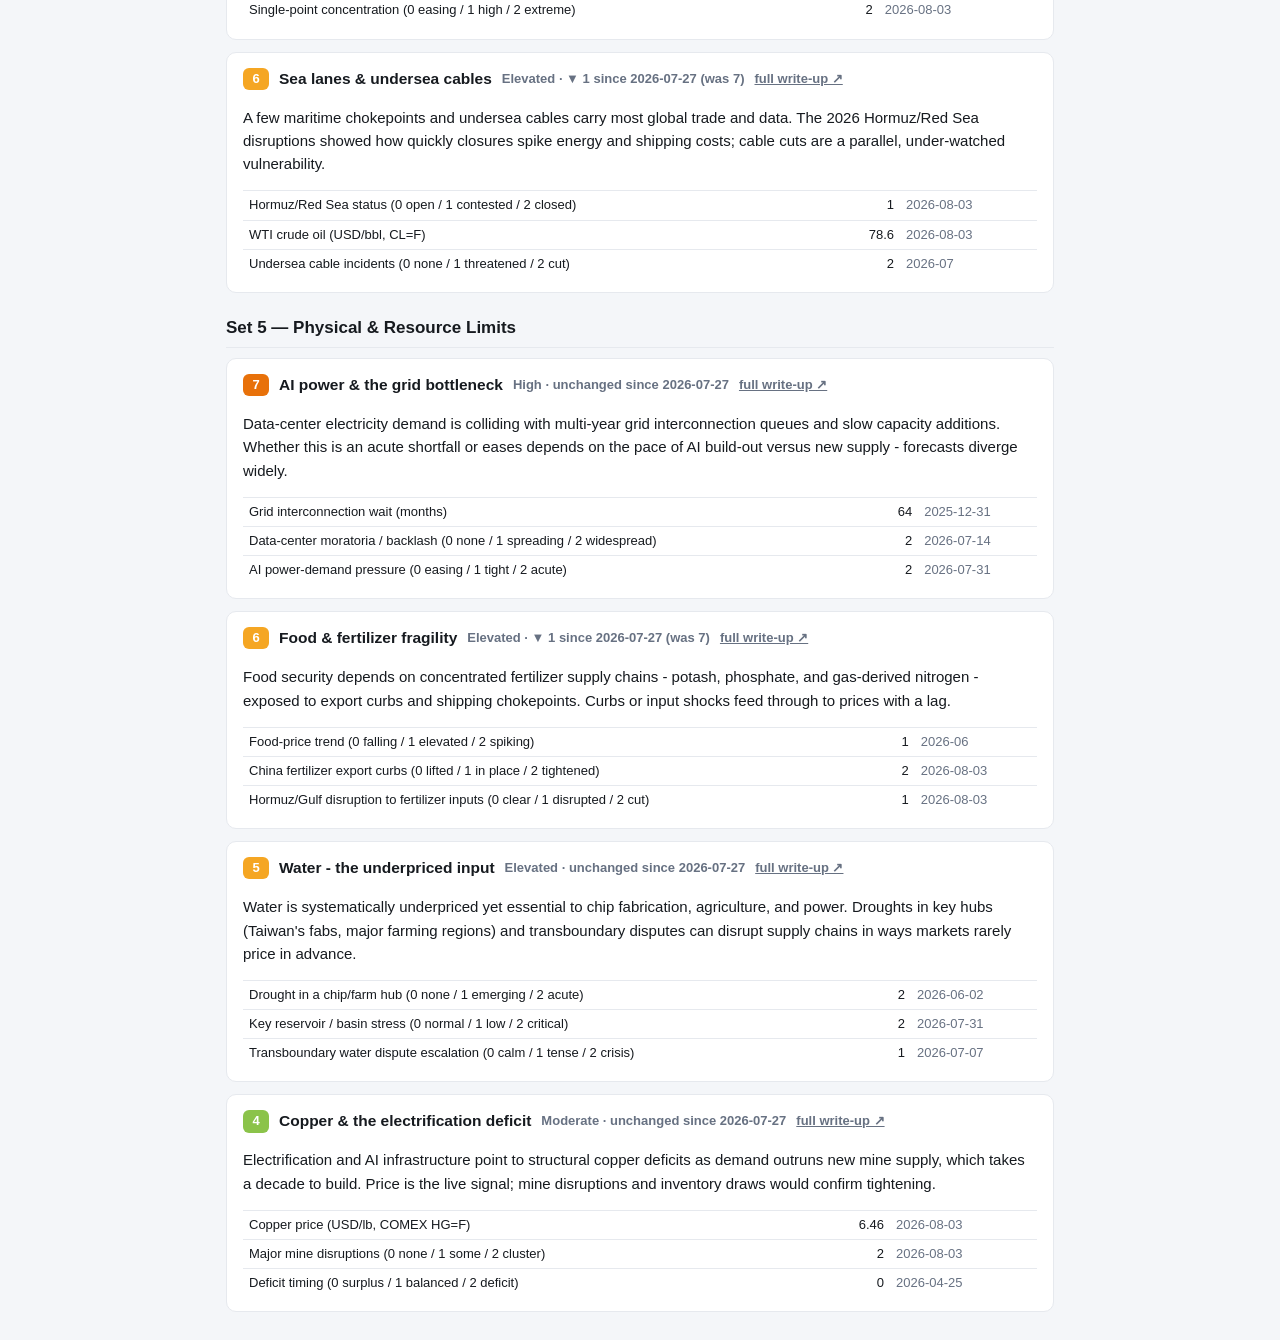
<file: dashboard/briefs/archive/living_brief_2026-08-03.html>
<!doctype html>
<html lang="en"><head><meta charset="utf-8">
<meta name="viewport" content="width=device-width, initial-scale=1">
<title>Living Brief — snapshot 2026-08-03</title>
<style>
:root{--bg:#f4f6f9;--card:#fff;--line:#e6e9ee;--text:#161a1f;--muted:#677182;--accent:#1F4E79;--head:#1F4E79}
@media (prefers-color-scheme:dark){:root{--bg:#0e1116;--card:#161b22;--line:#262d37;--text:#e7ebf0;--muted:#9aa6b4;--accent:#5b9bd5;--head:#0c1422}}
*{box-sizing:border-box}
body{margin:0;background:var(--bg);color:var(--text);font:15px/1.55 -apple-system,BlinkMacSystemFont,"Segoe UI",Roboto,Helvetica,Arial,sans-serif}
header{background:var(--head);color:#fff;padding:18px 16px}
header .in,main{max-width:860px;margin:0 auto}
header h1{margin:0;font-size:21px}
header p{margin:4px 0 0;opacity:.85;font-size:13px}
header a{color:#fff}
main{padding:16px}
a{color:var(--accent)}
.card{background:var(--card);border:1px solid var(--line);border-radius:10px;padding:14px 16px;margin:0 0 12px}
.agg{display:flex;flex-wrap:wrap;gap:8px;margin:0 0 12px}
.agg div{background:var(--card);border:1px solid var(--line);border-radius:8px;padding:8px 12px;font-size:13px}
.agg b{font-size:18px;display:block}
h2{font-size:17px;margin:22px 0 10px;padding-bottom:6px;border-bottom:1px solid var(--line)}
h3{font-size:15.5px;margin:0;display:flex;gap:10px;align-items:center;flex-wrap:wrap}
.chip{display:inline-block;min-width:26px;text-align:center;color:#fff;font-weight:700;border-radius:6px;padding:1px 7px;font-size:13px}
.muted{color:var(--muted);font-size:13px}
.note ul{margin:6px 0 6px 18px;padding:0}
.note p{margin:6px 0}
table{width:100%;border-collapse:collapse;font-size:13px;margin-top:8px}
td{padding:4px 6px;border-top:1px solid var(--line);vertical-align:top;overflow-wrap:break-word}
td.v{white-space:nowrap;text-align:right}
td.d{white-space:nowrap;color:var(--muted)}
.stale{color:#C0392B;font-size:12px}
@media (max-width:560px){td.d{display:none}}
</style></head><body>
<header><div class="in"><h1>Global Macro Intelligence — Living Brief</h1>
<p>Frozen monthly snapshot · data as of 2026-08-03 · levels as published that day · <a href="index.html">All snapshots &amp; editions</a> · <a href="../living_brief.html">Today’s brief</a></p></div></header>
<main>
<div class="agg"><div>Overall<b>7.2</b>High</div><div title="Funding &amp; Leverage">Funding<b>6.0</b></div><div title="Credit, Consumers &amp; Valuations">Credit<b>5.0</b></div><div title="Sovereigns &amp; the Monetary Order">Sovereign<b>4.5</b></div><div title="Geoeconomics &amp; Trade Weapons">Geoecon<b>6.5</b></div><div title="Physical &amp; Resource Limits">Physical<b>5.5</b></div></div>
<div class="card"><b>5 stories are at High or above:</b> Japan fiscal / JGB / carry trade (8); Private credit&#x27;s opaque expansion (8); AI power &amp; the grid bottleneck (7); China&#x27;s price spillover (deflation or cost-push) (7); Critical minerals as a weapon (7)</div>
<div class="card note"><b>That day’s note</b><p><strong>HEADLINE</strong></p>
<p>Macro risk remains High, with Japan&#x27;s carry-trade vulnerability sharpening while maritime and food-supply pressures ease moderately.</p>
<p><strong>STORIES WITH LEVEL CHANGES</strong></p>
<p>• <strong>Japan fiscal / JGB / carry trade</strong> (7→8, High): 30-year JGB yield jumped to 3.98% and Takaichi plan financing clarity deteriorated to &quot;disorderly.&quot; Unwinding risk in yen carry trades and domestic debt-servicing pressures intensify.</p>
<p>• <strong>Food &amp; fertilizer fragility</strong> (7→6, Elevated): China&#x27;s fertilizer export curbs remain tightened but no further escalation; global supply vulnerability persists despite score decline.</p>
<p>• <strong>Sea lanes &amp; undersea cables</strong> (7→6, Elevated): Red Sea status improved from &quot;closed&quot; to &quot;contested,&quot; WTI fell to $78.6/bbl, and cable-cut risk remains. Shipping cost relief offsets persistent infrastructure vulnerability.</p>
<p><strong>WATCH</strong></p>
<p>Japan&#x27;s carry trade—now High risk—poses tail-event contagion if BoJ guidance shifts further or global rate differentials compress.</p></div>
<p class="muted">Educational only — not investment advice. Levels are set by fixed rules from the indicator readings; see the tracker for method and sources.</p>
<h2>Set 1 — Funding &amp; Leverage</h2>
<div class="card" id="s2_japan"><h3><span class="chip" style="background:#E8710A">8</span>Japan fiscal / JGB / carry trade <span class="muted">High · ▲ 1 since 2026-07-27 (was 7)</span> <a class="muted" href="../Global_Macro_Intelligence_Brief_2026.pdf#page=8">full write-up ↗</a></h3><p>Decades of near-zero rates made Japan the funding leg of a vast global carry trade. As the BoJ normalizes and JGB yields rise, fiscal financing gets harder and carry unwinds can transmit stress worldwide - the August 2024 mini-crash was a preview.</p><table><tr><td>USD/JPY (yen strengthening = lower = risk)</td><td class="v">156.5</td><td class="d">2026-08-03</td></tr><tr><td>30-year JGB yield (%)</td><td class="v">3.98</td><td class="d">2026-07-31</td></tr><tr><td>Takaichi plan financing clarity (0 ok / 1 unclear / 2 disorderly)</td><td class="v">2</td><td class="d">2026-07-31</td></tr></table></div>
<div class="card" id="s3_private_credit"><h3><span class="chip" style="background:#E8710A">8</span>Private credit&#x27;s opaque expansion <span class="muted">High · unchanged since 2026-07-27</span> <a class="muted" href="../Global_Macro_Intelligence_Brief_2026.pdf#page=10">full write-up ↗</a></h3><p>Lending has migrated from banks to lightly regulated private-credit funds, where assets are marked infrequently and leverage is opaque. Defaults are rising from a low base; the risk is that losses surface suddenly rather than being visible in real time.</p><table><tr><td>US high-yield OAS (%, ≈310bps)</td><td class="v">2.84</td><td class="d">2026-07-30</td></tr><tr><td>Direct-lending default rate (%, Fitch incl. distressed exchanges)</td><td class="v">6</td><td class="d">2026-Q2 (May 2026 monthly / Q2 2026 quarterly)</td></tr><tr><td>Large-fund redemption gates (0 none / 1 isolated / 2 widespread)</td><td class="v">2</td><td class="d">Q1-Q2 2026</td></tr></table></div>
<div class="card" id="s1_basis_trade"><h3><span class="chip" style="background:#F5A623">6</span>Treasury basis trade (hidden leverage) <span class="muted">Elevated · unchanged since 2026-07-27</span> <a class="muted" href="../Global_Macro_Intelligence_Brief_2026.pdf#page=6">full write-up ↗</a></h3><p>Hedge funds run a highly leveraged arbitrage between Treasury cash bonds and futures. It is a major source of liquidity, but a spike in funding costs or Treasury volatility can force rapid unwinds, as briefly happened in March 2020 and again in 2025.</p><table><tr><td>SOFR minus EFFR (%)</td><td class="v">0.03</td><td class="d">2026-07-31</td></tr><tr><td>MOVE index (Treasury volatility)</td><td class="v">83.0</td><td class="d">2026-07-31</td></tr><tr><td>SEC central clearing on track (0 ok / 1 slipping / 2 delayed)</td><td class="v">1</td><td class="d">2026-08-03</td></tr></table></div>
<div class="card" id="s7_stablecoins"><h3><span class="chip" style="background:#8BC34A">4</span>Stablecoins &amp; Treasury demand <span class="muted">Moderate · unchanged since 2026-07-27</span> <a class="muted" href="../Global_Macro_Intelligence_Brief_2026.pdf#page=12">full write-up ↗</a></h3><p>Dollar stablecoins have become sizeable holders of short-term Treasuries, linking crypto plumbing to the funding market. A large redemption wave could force rapid T-bill selling; the GENIUS Act&#x27;s implementation is the key regulatory variable.</p><table><tr><td>Largest stablecoin max peg deviation (%)</td><td class="v">0.13</td><td class="d">2026-08-03</td></tr><tr><td>Total USD stablecoin supply ($bn)</td><td class="v">306.6</td><td class="d">2026-08-03</td></tr><tr><td>GENIUS implementation friction (0 smooth / 1 gaps / 2 problems)</td><td class="v">2</td><td class="d">2026-07-18</td></tr></table></div>
<div class="card" id="s21_clearinghouses"><h3><span class="chip" style="background:#8BC34A">4</span>Clearinghouses (financial chokepoint) <span class="muted">Moderate · unchanged since 2026-07-27</span> <a class="muted" href="../Global_Macro_Intelligence_Brief_2026.pdf#page=14">full write-up ↗</a></h3><p>Central counterparties now concentrate the system&#x27;s risk by design, and Treasury central-clearing mandates will route more activity through them. In a volatility spike, procyclical margin calls can amplify stress - they are a systemic single point of failure.</p><table><tr><td>Equity volatility (VIX)</td><td class="v">16.2</td><td class="d">2026-08-03</td></tr><tr><td>Treasury volatility (MOVE)</td><td class="v">83.0</td><td class="d">2026-07-31</td></tr><tr><td>Treasury-clearing rollout stress (0 smooth / 1 friction / 2 problems)</td><td class="v">2</td><td class="d">2026-08</td></tr></table></div>
<h2>Set 2 — Credit, Consumers &amp; Valuations</h2>
<div class="card" id="s8_ai_capex"><h3><span class="chip" style="background:#F5A623">6</span>AI build-out circular financing <span class="muted">Elevated · unchanged since 2026-07-27</span> <a class="muted" href="../Global_Macro_Intelligence_Brief_2026.pdf#page=18">full write-up ↗</a></h3><p>AI infrastructure spending vastly exceeds current AI revenue, increasingly financed with debt and circular vendor arrangements. If monetization disappoints or GPU-backed financing strains, the capex cycle could reverse sharply.</p><table><tr><td>US investment-grade OAS (%) - big-issuer proxy</td><td class="v">0.80</td><td class="d">2026-07-30</td></tr><tr><td>AI capex-vs-revenue gap concern (0 closing / 1 wide / 2 widening fast)</td><td class="v">1</td><td class="d">2026-07-22</td></tr><tr><td>GPU-backed debt refinancing stress (0 none / 1 signs / 2 acute)</td><td class="v">1</td><td class="d">2026-07-29</td></tr></table></div>
<div class="card" id="s9_cre"><h3><span class="chip" style="background:#F5A623">5</span>CRE maturity wall / regional banks <span class="muted">Elevated · unchanged since 2026-07-27</span> <a class="muted" href="../Global_Macro_Intelligence_Brief_2026.pdf#page=20">full write-up ↗</a></h3><p>A wall of commercial real-estate loans - especially office - matures into higher rates and lower valuations, concentrated at regional banks. Rising delinquencies and &#x27;extend and pretend&#x27; practices defer, rather than resolve, the losses.</p><table><tr><td>CMBS office delinquency rate (%)</td><td class="v">11.7</td><td class="d">2026-01</td></tr><tr><td>Regional-bank CRE stress (0 calm / 1 isolated / 2 cluster)</td><td class="v">1</td><td class="d">2026-08-03</td></tr></table></div>
<div class="card" id="s11_consumer_debt"><h3><span class="chip" style="background:#F5A623">5</span>Hidden consumer debt <span class="muted">Elevated · unchanged since 2026-07-27</span> <a class="muted" href="../Global_Macro_Intelligence_Brief_2026.pdf#page=22">full write-up ↗</a></h3><p>Beneath headline figures, subprime auto and buy-now-pay-later delinquencies are climbing, and the labor market is the swing factor. A rise in unemployment would convert stretched-but-current borrowers into defaults quickly.</p><table><tr><td>Subprime auto 60+ day delinquency (%)</td><td class="v">6.11</td><td class="d">2026-03</td></tr><tr><td>US unemployment rate (%)</td><td class="v">4.20</td><td class="d">2026-06-01</td></tr><tr><td>BNPL delinquency trend (0 stable / 1 rising / 2 spiking)</td><td class="v">1</td><td class="d">2026-05-07</td></tr></table></div>
<div class="card" id="s13_insurance"><h3><span class="chip" style="background:#8BC34A">4</span>Insurance retreat <span class="muted">Moderate · unchanged since 2026-07-27</span> <a class="muted" href="../Global_Macro_Intelligence_Brief_2026.pdf#page=25">full write-up ↗</a></h3><p>Insurers are retreating from climate-exposed markets through non-renewals and exits, shifting risk onto homeowners and state backstops. Severe catastrophe seasons strain the system and feed into housing and mortgage stress.</p><table><tr><td>Insurer non-renewals / exits (0 stable / 1 rising / 2 accelerating)</td><td class="v">1</td><td class="d">2026-06</td></tr><tr><td>US single-family mortgage delinquency (%, FRED DRSFRMACBS)</td><td class="v">1.89</td><td class="d">2026-01-01</td></tr><tr><td>Catastrophe-loss pressure (0 normal / 1 elevated / 2 severe season)</td><td class="v">0</td><td class="d">2026-H1 (through 2026-06-30)</td></tr></table></div>
<h2>Set 3 — Sovereigns &amp; the Monetary Order</h2>
<div class="card" id="s4_dev_debt"><h3><span class="chip" style="background:#F5A623">6</span>Developing-world debt crisis <span class="muted">Elevated · unchanged since 2026-07-27</span> <a class="muted" href="../Global_Macro_Intelligence_Brief_2026.pdf#page=29">full write-up ↗</a></h3><p>A strong dollar, high real rates, and heavy foreign-currency debt loads leave many developing economies vulnerable to a sudden stop. A cluster of sovereign defaults or new IMF programs would signal the slow-burn crisis turning acute.</p><table><tr><td>Broad US dollar index (FRED DTWEXBGS)</td><td class="v">120.7</td><td class="d">2026-07-24</td></tr><tr><td>US 10y real yield (TIPS, %)</td><td class="v">2.41</td><td class="d">2026-07-30</td></tr><tr><td>New IMF programs / missed coupons (0 calm / 1 rising / 2 cluster)</td><td class="v">2</td><td class="d">2026-08-03</td></tr></table></div>
<div class="card" id="s10_france"><h3><span class="chip" style="background:#F5A623">5</span>France / eurozone fragility <span class="muted">Elevated · unchanged since 2026-07-27</span> <a class="muted" href="../Global_Macro_Intelligence_Brief_2026.pdf#page=31">full write-up ↗</a></h3><p>France combines a wide deficit, a fragmented parliament, and recurring budget standoffs, widening its spread over Germany. Political instability or a rating downgrade would test eurozone cohesion at its second-largest economy.</p><table><tr><td>OAT-Bund 10y spread (%)</td><td class="v">0.71</td><td class="d">2026-06-01</td></tr><tr><td>Govt stability (0 stable / 1 fragile / 2 collapse-or-snap-election)</td><td class="v">1</td><td class="d">2026-02-02</td></tr><tr><td>Rating action (0 stable / 1 negative outlook / 2 downgrade)</td><td class="v">2</td><td class="d">2025-10-17</td></tr></table></div>
<div class="card" id="s14_pensions"><h3><span class="chip" style="background:#8BC34A">4</span>Pensions / demographics <span class="muted">Moderate · unchanged since 2026-07-27</span> <a class="muted" href="../Global_Macro_Intelligence_Brief_2026.pdf#page=35">full write-up ↗</a></h3><p>Aging demographics and underfunded public pensions create slow fiscal pressure, while leveraged liability-driven strategies can blow up fast - as the UK gilt/LDI crisis showed in 2022. Benefit-reform fights are the political pressure valve.</p><table><tr><td>Social Security / pension reform shock (0 none / 1 debate / 2 cuts)</td><td class="v">1</td><td class="d">2026-06-09</td></tr><tr><td>Pension-fund leverage event, UK-2022 type (0 none / 1 stress / 2 blowup)</td><td class="v">0</td><td class="d">2026-06-23</td></tr><tr><td>Large public-pension funded ratio (%)</td><td class="v">85</td><td class="d">FY2026 (as of 2026-07-23)</td></tr></table></div>
<div class="card" id="s12_gold_dedollar"><h3><span class="chip" style="background:#8BC34A">3</span>Gold / de-dollarization <span class="muted">Moderate · unchanged since 2026-07-27</span> <a class="muted" href="../Global_Macro_Intelligence_Brief_2026.pdf#page=33">full write-up ↗</a></h3><p>Central banks are accumulating gold and building non-dollar settlement arrangements at the margin. It is a slow erosion rather than a sudden shift, but reserve &#x27;weaponization&#x27; events can accelerate diversification away from the dollar.</p><table><tr><td>Gold price (USD/oz)</td><td class="v">4,084.9</td><td class="d">2026-08-03</td></tr><tr><td>USD share of FX reserves (%, IMF COFER)</td><td class="v">57.1</td><td class="d">2026Q1</td></tr><tr><td>Reserve-weaponization / settlement shift (0 none / 1 talk / 2 action)</td><td class="v">1</td><td class="d">2026-08-03</td></tr></table></div>
<h2>Set 4 — Geoeconomics &amp; Trade Weapons</h2>
<div class="card" id="s5_china_deflation"><h3><span class="chip" style="background:#E8710A">7</span>China&#x27;s price spillover (deflation or cost-push) <span class="muted">High · unchanged since 2026-07-27</span> <a class="muted" href="../Global_Macro_Intelligence_Brief_2026.pdf#page=39">full write-up ↗</a></h3><p>China&#x27;s factory-gate prices spill into global goods markets in BOTH directions: years of PPI deflation exported disinflation and squeezed competitors, while a sharp 2026 reversal to positive PPI (energy/commodity cost-push) now exports input-cost pressure. Either large swing is destabilising; the indicator is scored on the size of the move, not its sign.</p><table><tr><td>China PPI YoY (%) - large swing either way is worse</td><td class="v">4.10</td><td class="d">2026-06</td></tr><tr><td>USD/CNY (yuan depreciation = higher = risk)</td><td class="v">6.74</td><td class="d">2026-08-03</td></tr><tr><td>New tariff/anti-dumping actions (0 calm / 1 rising / 2 escalating)</td><td class="v">2</td><td class="d">2026-08-03</td></tr></table></div>
<div class="card" id="s6_rare_earths"><h3><span class="chip" style="background:#E8710A">7</span>Critical minerals as a weapon <span class="muted">High · unchanged since 2026-07-27</span> <a class="muted" href="../Global_Macro_Intelligence_Brief_2026.pdf#page=41">full write-up ↗</a></h3><p>China dominates the mining and especially the processing of rare earths and critical minerals, and has shown willingness to use export licensing as leverage. Supply chains for magnets and defense inputs have little near-term substitute.</p><table><tr><td>Rare-earth export license flow (0 flowing / 1 slowing / 2 frozen)</td><td class="v">1</td><td class="d">2026-07-29</td></tr><tr><td>Nov-2025 pause status (0 extended / 1 expiring / 2 lapsed)</td><td class="v">1</td><td class="d">2026-08-03</td></tr><tr><td>US domestic RE producer blacklist (0 none / 1 entity-specific ban / 2 sector-wide ban)</td><td class="v">1</td><td class="d">2026-06-22</td></tr><tr><td>Ex-China heavy rare-earth price premium (x China)</td><td class="v">5</td><td class="d">2026-06</td></tr></table></div>
<div class="card" id="s19_lithography"><h3><span class="chip" style="background:#F5A623">6</span>The lithography (ASML) chokepoint <span class="muted">Elevated · unchanged since 2026-07-27</span> <a class="muted" href="../Global_Macro_Intelligence_Brief_2026.pdf#page=43">full write-up ↗</a></h3><p>ASML is the sole maker of EUV lithography machines, with Zeiss the sole optics supplier - a single point of failure for advanced chips. Export controls, retaliation, or any disruption to this chain would ripple across the entire tech economy.</p><table><tr><td>Taiwan / cross-strait tension (0 calm / 1 elevated / 2 crisis)</td><td class="v">1</td><td class="d">2026-07-23/24</td></tr><tr><td>Export-control escalation (0 stable / 1 tightening / 2 retaliation)</td><td class="v">2</td><td class="d">2026-07-26</td></tr><tr><td>Single-point concentration (0 easing / 1 high / 2 extreme)</td><td class="v">2</td><td class="d">2026-08-03</td></tr></table></div>
<div class="card" id="s20_sea_lanes"><h3><span class="chip" style="background:#F5A623">6</span>Sea lanes &amp; undersea cables <span class="muted">Elevated · ▼ 1 since 2026-07-27 (was 7)</span> <a class="muted" href="../Global_Macro_Intelligence_Brief_2026.pdf#page=45">full write-up ↗</a></h3><p>A few maritime chokepoints and undersea cables carry most global trade and data. The 2026 Hormuz/Red Sea disruptions showed how quickly closures spike energy and shipping costs; cable cuts are a parallel, under-watched vulnerability.</p><table><tr><td>Hormuz/Red Sea status (0 open / 1 contested / 2 closed)</td><td class="v">1</td><td class="d">2026-08-03</td></tr><tr><td>WTI crude oil (USD/bbl, CL=F)</td><td class="v">78.6</td><td class="d">2026-08-03</td></tr><tr><td>Undersea cable incidents (0 none / 1 threatened / 2 cut)</td><td class="v">2</td><td class="d">2026-07</td></tr></table></div>
<h2>Set 5 — Physical &amp; Resource Limits</h2>
<div class="card" id="s15_ai_power"><h3><span class="chip" style="background:#E8710A">7</span>AI power &amp; the grid bottleneck <span class="muted">High · unchanged since 2026-07-27</span> <a class="muted" href="../Global_Macro_Intelligence_Brief_2026.pdf#page=49">full write-up ↗</a></h3><p>Data-center electricity demand is colliding with multi-year grid interconnection queues and slow capacity additions. Whether this is an acute shortfall or eases depends on the pace of AI build-out versus new supply - forecasts diverge widely.</p><table><tr><td>Grid interconnection wait (months)</td><td class="v">64</td><td class="d">2025-12-31</td></tr><tr><td>Data-center moratoria / backlash (0 none / 1 spreading / 2 widespread)</td><td class="v">2</td><td class="d">2026-07-14</td></tr><tr><td>AI power-demand pressure (0 easing / 1 tight / 2 acute)</td><td class="v">2</td><td class="d">2026-07-31</td></tr></table></div>
<div class="card" id="s18_food_fertilizer"><h3><span class="chip" style="background:#F5A623">6</span>Food &amp; fertilizer fragility <span class="muted">Elevated · ▼ 1 since 2026-07-27 (was 7)</span> <a class="muted" href="../Global_Macro_Intelligence_Brief_2026.pdf#page=56">full write-up ↗</a></h3><p>Food security depends on concentrated fertilizer supply chains - potash, phosphate, and gas-derived nitrogen - exposed to export curbs and shipping chokepoints. Curbs or input shocks feed through to prices with a lag.</p><table><tr><td>Food-price trend (0 falling / 1 elevated / 2 spiking)</td><td class="v">1</td><td class="d">2026-06</td></tr><tr><td>China fertilizer export curbs (0 lifted / 1 in place / 2 tightened)</td><td class="v">2</td><td class="d">2026-08-03</td></tr><tr><td>Hormuz/Gulf disruption to fertilizer inputs (0 clear / 1 disrupted / 2 cut)</td><td class="v">1</td><td class="d">2026-08-03</td></tr></table></div>
<div class="card" id="s17_water"><h3><span class="chip" style="background:#F5A623">5</span>Water - the underpriced input <span class="muted">Elevated · unchanged since 2026-07-27</span> <a class="muted" href="../Global_Macro_Intelligence_Brief_2026.pdf#page=54">full write-up ↗</a></h3><p>Water is systematically underpriced yet essential to chip fabrication, agriculture, and power. Droughts in key hubs (Taiwan&#x27;s fabs, major farming regions) and transboundary disputes can disrupt supply chains in ways markets rarely price in advance.</p><table><tr><td>Drought in a chip/farm hub (0 none / 1 emerging / 2 acute)</td><td class="v">2</td><td class="d">2026-06-02</td></tr><tr><td>Key reservoir / basin stress (0 normal / 1 low / 2 critical)</td><td class="v">2</td><td class="d">2026-07-31</td></tr><tr><td>Transboundary water dispute escalation (0 calm / 1 tense / 2 crisis)</td><td class="v">1</td><td class="d">2026-07-07</td></tr></table></div>
<div class="card" id="s16_copper"><h3><span class="chip" style="background:#8BC34A">4</span>Copper &amp; the electrification deficit <span class="muted">Moderate · unchanged since 2026-07-27</span> <a class="muted" href="../Global_Macro_Intelligence_Brief_2026.pdf#page=52">full write-up ↗</a></h3><p>Electrification and AI infrastructure point to structural copper deficits as demand outruns new mine supply, which takes a decade to build. Price is the live signal; mine disruptions and inventory draws would confirm tightening.</p><table><tr><td>Copper price (USD/lb, COMEX HG=F)</td><td class="v">6.46</td><td class="d">2026-08-03</td></tr><tr><td>Major mine disruptions (0 none / 1 some / 2 cluster)</td><td class="v">2</td><td class="d">2026-08-03</td></tr><tr><td>Deficit timing (0 surplus / 1 balanced / 2 deficit)</td><td class="v">0</td><td class="d">2026-04-25</td></tr></table></div>
</main></body></html>
</file>
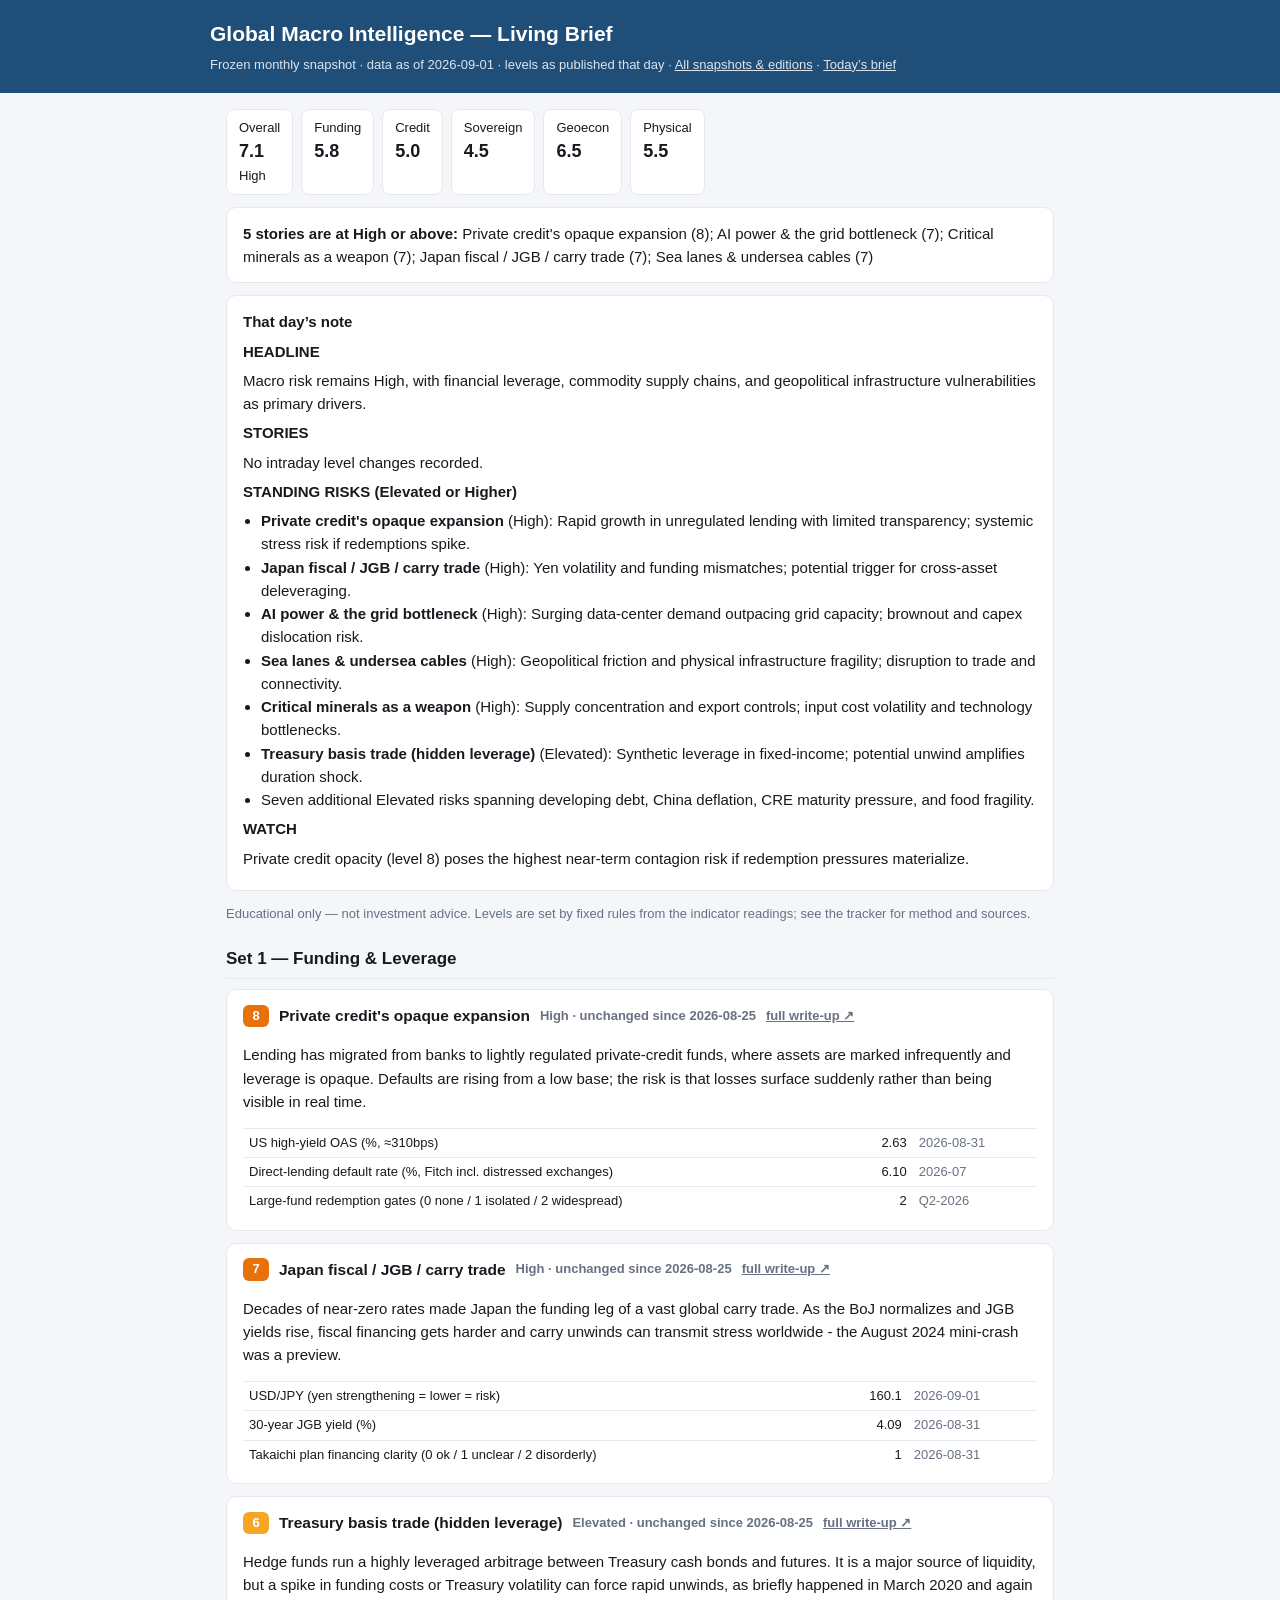
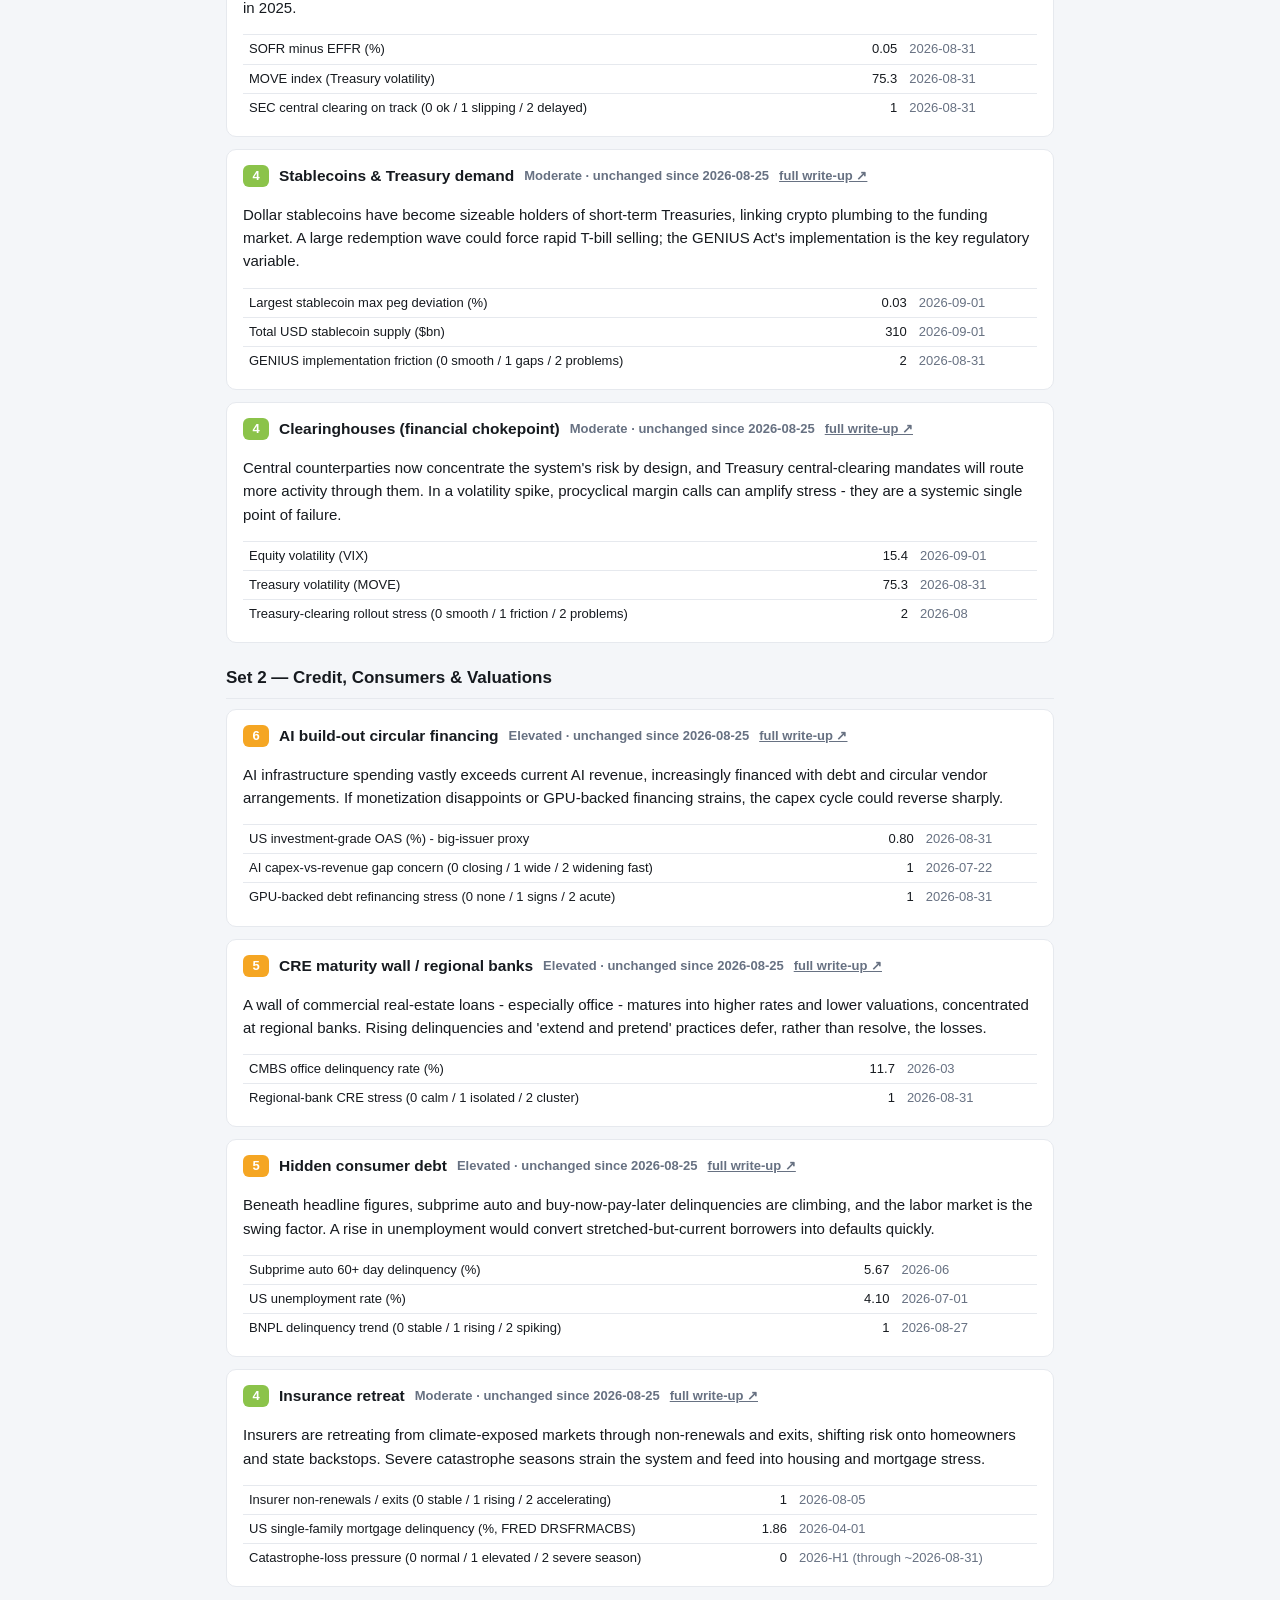
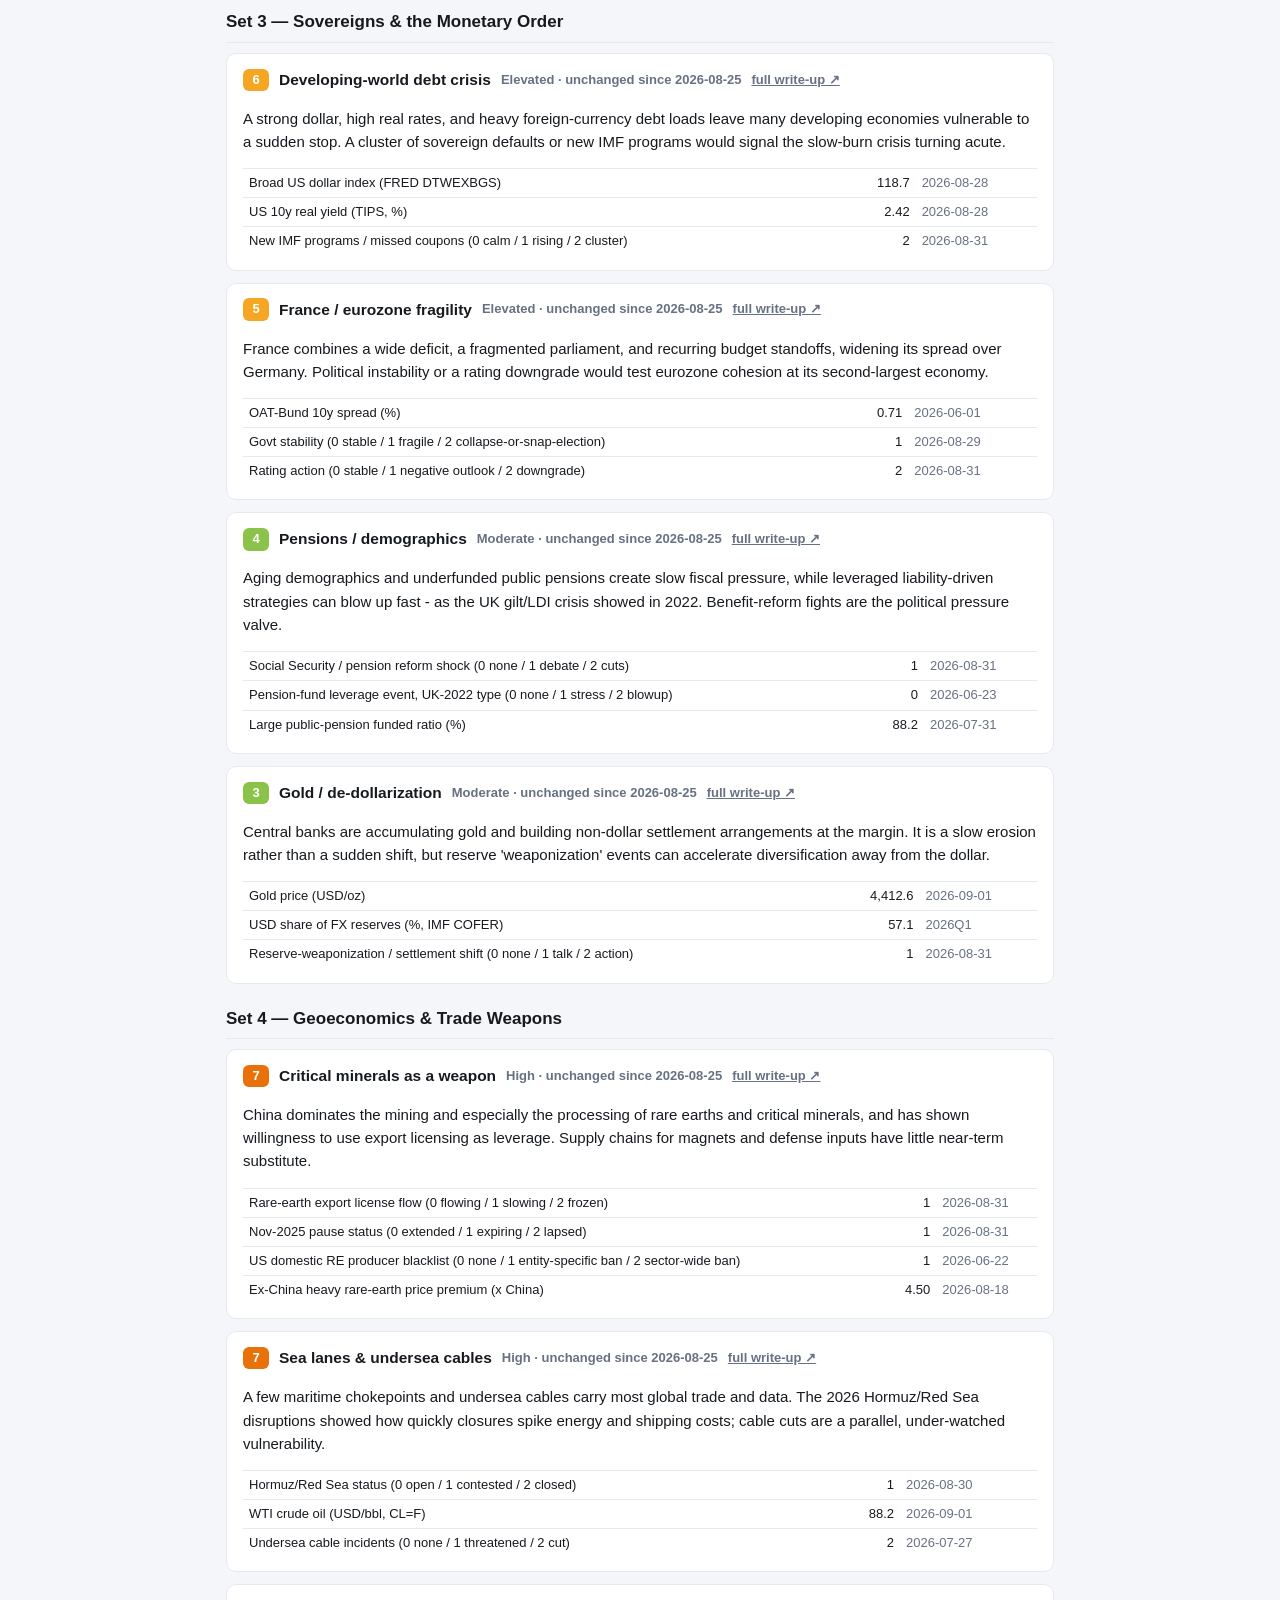
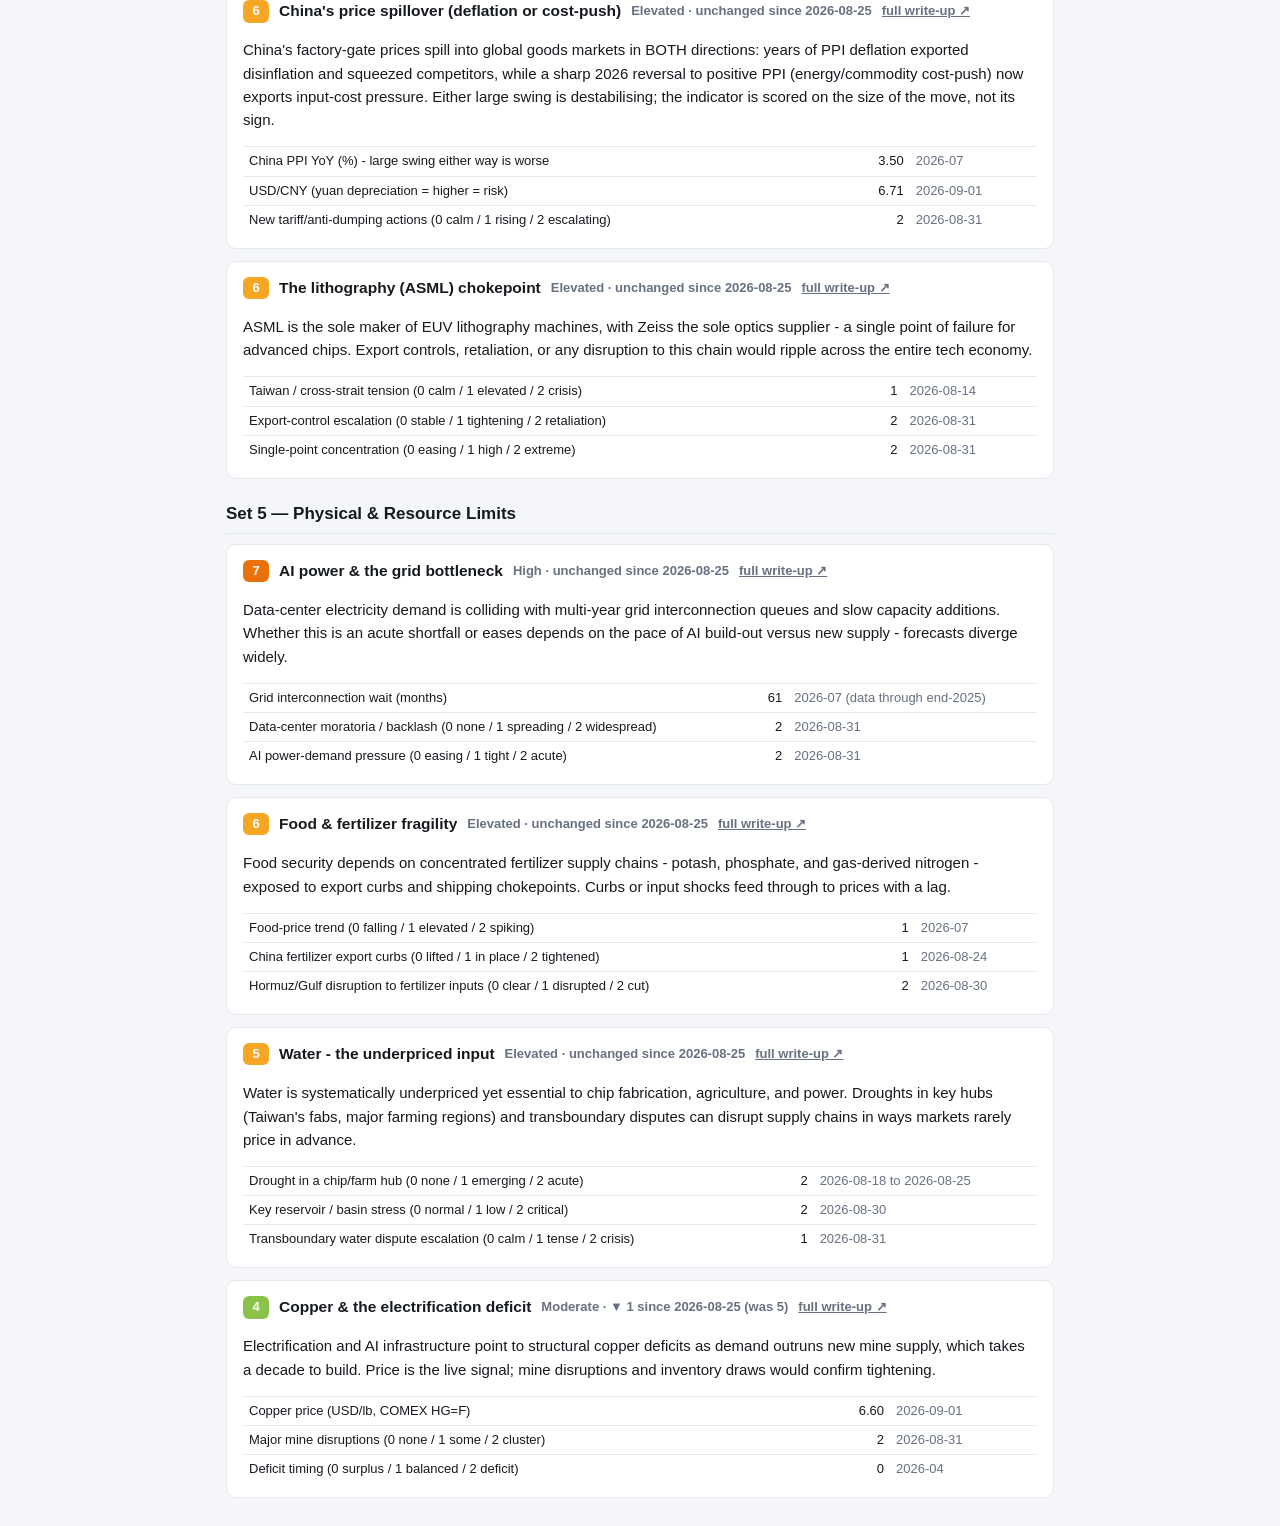
<file: dashboard/briefs/archive/living_brief_2026-09-01.html>
<!doctype html>
<html lang="en"><head><meta charset="utf-8">
<meta name="viewport" content="width=device-width, initial-scale=1">
<title>Living Brief — snapshot 2026-09-01</title>
<style>
:root{--bg:#f4f6f9;--card:#fff;--line:#e6e9ee;--text:#161a1f;--muted:#677182;--accent:#1F4E79;--head:#1F4E79}
@media (prefers-color-scheme:dark){:root{--bg:#0e1116;--card:#161b22;--line:#262d37;--text:#e7ebf0;--muted:#9aa6b4;--accent:#5b9bd5;--head:#0c1422}}
*{box-sizing:border-box}
body{margin:0;background:var(--bg);color:var(--text);font:15px/1.55 -apple-system,BlinkMacSystemFont,"Segoe UI",Roboto,Helvetica,Arial,sans-serif}
header{background:var(--head);color:#fff;padding:18px 16px}
header .in,main{max-width:860px;margin:0 auto}
header h1{margin:0;font-size:21px}
header p{margin:4px 0 0;opacity:.85;font-size:13px}
header a{color:#fff}
main{padding:16px}
a{color:var(--accent)}
.card{background:var(--card);border:1px solid var(--line);border-radius:10px;padding:14px 16px;margin:0 0 12px}
.agg{display:flex;flex-wrap:wrap;gap:8px;margin:0 0 12px}
.agg div{background:var(--card);border:1px solid var(--line);border-radius:8px;padding:8px 12px;font-size:13px}
.agg b{font-size:18px;display:block}
h2{font-size:17px;margin:22px 0 10px;padding-bottom:6px;border-bottom:1px solid var(--line)}
h3{font-size:15.5px;margin:0;display:flex;gap:10px;align-items:center;flex-wrap:wrap}
.chip{display:inline-block;min-width:26px;text-align:center;color:#fff;font-weight:700;border-radius:6px;padding:1px 7px;font-size:13px}
.muted{color:var(--muted);font-size:13px}
.note ul{margin:6px 0 6px 18px;padding:0}
.note p{margin:6px 0}
table{width:100%;border-collapse:collapse;font-size:13px;margin-top:8px}
td{padding:4px 6px;border-top:1px solid var(--line);vertical-align:top;overflow-wrap:break-word}
td.v{white-space:nowrap;text-align:right}
td.d{white-space:nowrap;color:var(--muted)}
.stale{color:#C0392B;font-size:12px}
@media (max-width:560px){td.d{display:none}}
</style></head><body>
<header><div class="in"><h1>Global Macro Intelligence — Living Brief</h1>
<p>Frozen monthly snapshot · data as of 2026-09-01 · levels as published that day · <a href="index.html">All snapshots &amp; editions</a> · <a href="../living_brief.html">Today’s brief</a></p></div></header>
<main>
<div class="agg"><div>Overall<b>7.1</b>High</div><div title="Funding &amp; Leverage">Funding<b>5.8</b></div><div title="Credit, Consumers &amp; Valuations">Credit<b>5.0</b></div><div title="Sovereigns &amp; the Monetary Order">Sovereign<b>4.5</b></div><div title="Geoeconomics &amp; Trade Weapons">Geoecon<b>6.5</b></div><div title="Physical &amp; Resource Limits">Physical<b>5.5</b></div></div>
<div class="card"><b>5 stories are at High or above:</b> Private credit&#x27;s opaque expansion (8); AI power &amp; the grid bottleneck (7); Critical minerals as a weapon (7); Japan fiscal / JGB / carry trade (7); Sea lanes &amp; undersea cables (7)</div>
<div class="card note"><b>That day’s note</b><p><strong>HEADLINE</strong></p>
<p>Macro risk remains High, with financial leverage, commodity supply chains, and geopolitical infrastructure vulnerabilities as primary drivers.</p>
<p><strong>STORIES</strong></p>
<p>No intraday level changes recorded.</p>
<p><strong>STANDING RISKS (Elevated or Higher)</strong></p>
<ul>
<li><strong>Private credit&#x27;s opaque expansion</strong> (High): Rapid growth in unregulated lending with limited transparency; systemic stress risk if redemptions spike.</li>
<li><strong>Japan fiscal / JGB / carry trade</strong> (High): Yen volatility and funding mismatches; potential trigger for cross-asset deleveraging.</li>
<li><strong>AI power &amp; the grid bottleneck</strong> (High): Surging data-center demand outpacing grid capacity; brownout and capex dislocation risk.</li>
<li><strong>Sea lanes &amp; undersea cables</strong> (High): Geopolitical friction and physical infrastructure fragility; disruption to trade and connectivity.</li>
<li><strong>Critical minerals as a weapon</strong> (High): Supply concentration and export controls; input cost volatility and technology bottlenecks.</li>
<li><strong>Treasury basis trade (hidden leverage)</strong> (Elevated): Synthetic leverage in fixed-income; potential unwind amplifies duration shock.</li>
<li>Seven additional Elevated risks spanning developing debt, China deflation, CRE maturity pressure, and food fragility.</li>
</ul>
<p><strong>WATCH</strong></p>
<p>Private credit opacity (level 8) poses the highest near-term contagion risk if redemption pressures materialize.</p></div>
<p class="muted">Educational only — not investment advice. Levels are set by fixed rules from the indicator readings; see the tracker for method and sources.</p>
<h2>Set 1 — Funding &amp; Leverage</h2>
<div class="card" id="s3_private_credit"><h3><span class="chip" style="background:#E8710A">8</span>Private credit&#x27;s opaque expansion <span class="muted">High · unchanged since 2026-08-25</span> <a class="muted" href="../Global_Macro_Intelligence_Brief_2026.pdf#page=10">full write-up ↗</a></h3><p>Lending has migrated from banks to lightly regulated private-credit funds, where assets are marked infrequently and leverage is opaque. Defaults are rising from a low base; the risk is that losses surface suddenly rather than being visible in real time.</p><table><tr><td>US high-yield OAS (%, ≈310bps)</td><td class="v">2.63</td><td class="d">2026-08-31</td></tr><tr><td>Direct-lending default rate (%, Fitch incl. distressed exchanges)</td><td class="v">6.10</td><td class="d">2026-07</td></tr><tr><td>Large-fund redemption gates (0 none / 1 isolated / 2 widespread)</td><td class="v">2</td><td class="d">Q2-2026</td></tr></table></div>
<div class="card" id="s2_japan"><h3><span class="chip" style="background:#E8710A">7</span>Japan fiscal / JGB / carry trade <span class="muted">High · unchanged since 2026-08-25</span> <a class="muted" href="../Global_Macro_Intelligence_Brief_2026.pdf#page=8">full write-up ↗</a></h3><p>Decades of near-zero rates made Japan the funding leg of a vast global carry trade. As the BoJ normalizes and JGB yields rise, fiscal financing gets harder and carry unwinds can transmit stress worldwide - the August 2024 mini-crash was a preview.</p><table><tr><td>USD/JPY (yen strengthening = lower = risk)</td><td class="v">160.1</td><td class="d">2026-09-01</td></tr><tr><td>30-year JGB yield (%)</td><td class="v">4.09</td><td class="d">2026-08-31</td></tr><tr><td>Takaichi plan financing clarity (0 ok / 1 unclear / 2 disorderly)</td><td class="v">1</td><td class="d">2026-08-31</td></tr></table></div>
<div class="card" id="s1_basis_trade"><h3><span class="chip" style="background:#F5A623">6</span>Treasury basis trade (hidden leverage) <span class="muted">Elevated · unchanged since 2026-08-25</span> <a class="muted" href="../Global_Macro_Intelligence_Brief_2026.pdf#page=6">full write-up ↗</a></h3><p>Hedge funds run a highly leveraged arbitrage between Treasury cash bonds and futures. It is a major source of liquidity, but a spike in funding costs or Treasury volatility can force rapid unwinds, as briefly happened in March 2020 and again in 2025.</p><table><tr><td>SOFR minus EFFR (%)</td><td class="v">0.05</td><td class="d">2026-08-31</td></tr><tr><td>MOVE index (Treasury volatility)</td><td class="v">75.3</td><td class="d">2026-08-31</td></tr><tr><td>SEC central clearing on track (0 ok / 1 slipping / 2 delayed)</td><td class="v">1</td><td class="d">2026-08-31</td></tr></table></div>
<div class="card" id="s7_stablecoins"><h3><span class="chip" style="background:#8BC34A">4</span>Stablecoins &amp; Treasury demand <span class="muted">Moderate · unchanged since 2026-08-25</span> <a class="muted" href="../Global_Macro_Intelligence_Brief_2026.pdf#page=12">full write-up ↗</a></h3><p>Dollar stablecoins have become sizeable holders of short-term Treasuries, linking crypto plumbing to the funding market. A large redemption wave could force rapid T-bill selling; the GENIUS Act&#x27;s implementation is the key regulatory variable.</p><table><tr><td>Largest stablecoin max peg deviation (%)</td><td class="v">0.03</td><td class="d">2026-09-01</td></tr><tr><td>Total USD stablecoin supply ($bn)</td><td class="v">310</td><td class="d">2026-09-01</td></tr><tr><td>GENIUS implementation friction (0 smooth / 1 gaps / 2 problems)</td><td class="v">2</td><td class="d">2026-08-31</td></tr></table></div>
<div class="card" id="s21_clearinghouses"><h3><span class="chip" style="background:#8BC34A">4</span>Clearinghouses (financial chokepoint) <span class="muted">Moderate · unchanged since 2026-08-25</span> <a class="muted" href="../Global_Macro_Intelligence_Brief_2026.pdf#page=14">full write-up ↗</a></h3><p>Central counterparties now concentrate the system&#x27;s risk by design, and Treasury central-clearing mandates will route more activity through them. In a volatility spike, procyclical margin calls can amplify stress - they are a systemic single point of failure.</p><table><tr><td>Equity volatility (VIX)</td><td class="v">15.4</td><td class="d">2026-09-01</td></tr><tr><td>Treasury volatility (MOVE)</td><td class="v">75.3</td><td class="d">2026-08-31</td></tr><tr><td>Treasury-clearing rollout stress (0 smooth / 1 friction / 2 problems)</td><td class="v">2</td><td class="d">2026-08</td></tr></table></div>
<h2>Set 2 — Credit, Consumers &amp; Valuations</h2>
<div class="card" id="s8_ai_capex"><h3><span class="chip" style="background:#F5A623">6</span>AI build-out circular financing <span class="muted">Elevated · unchanged since 2026-08-25</span> <a class="muted" href="../Global_Macro_Intelligence_Brief_2026.pdf#page=18">full write-up ↗</a></h3><p>AI infrastructure spending vastly exceeds current AI revenue, increasingly financed with debt and circular vendor arrangements. If monetization disappoints or GPU-backed financing strains, the capex cycle could reverse sharply.</p><table><tr><td>US investment-grade OAS (%) - big-issuer proxy</td><td class="v">0.80</td><td class="d">2026-08-31</td></tr><tr><td>AI capex-vs-revenue gap concern (0 closing / 1 wide / 2 widening fast)</td><td class="v">1</td><td class="d">2026-07-22</td></tr><tr><td>GPU-backed debt refinancing stress (0 none / 1 signs / 2 acute)</td><td class="v">1</td><td class="d">2026-08-31</td></tr></table></div>
<div class="card" id="s9_cre"><h3><span class="chip" style="background:#F5A623">5</span>CRE maturity wall / regional banks <span class="muted">Elevated · unchanged since 2026-08-25</span> <a class="muted" href="../Global_Macro_Intelligence_Brief_2026.pdf#page=20">full write-up ↗</a></h3><p>A wall of commercial real-estate loans - especially office - matures into higher rates and lower valuations, concentrated at regional banks. Rising delinquencies and &#x27;extend and pretend&#x27; practices defer, rather than resolve, the losses.</p><table><tr><td>CMBS office delinquency rate (%)</td><td class="v">11.7</td><td class="d">2026-03</td></tr><tr><td>Regional-bank CRE stress (0 calm / 1 isolated / 2 cluster)</td><td class="v">1</td><td class="d">2026-08-31</td></tr></table></div>
<div class="card" id="s11_consumer_debt"><h3><span class="chip" style="background:#F5A623">5</span>Hidden consumer debt <span class="muted">Elevated · unchanged since 2026-08-25</span> <a class="muted" href="../Global_Macro_Intelligence_Brief_2026.pdf#page=22">full write-up ↗</a></h3><p>Beneath headline figures, subprime auto and buy-now-pay-later delinquencies are climbing, and the labor market is the swing factor. A rise in unemployment would convert stretched-but-current borrowers into defaults quickly.</p><table><tr><td>Subprime auto 60+ day delinquency (%)</td><td class="v">5.67</td><td class="d">2026-06</td></tr><tr><td>US unemployment rate (%)</td><td class="v">4.10</td><td class="d">2026-07-01</td></tr><tr><td>BNPL delinquency trend (0 stable / 1 rising / 2 spiking)</td><td class="v">1</td><td class="d">2026-08-27</td></tr></table></div>
<div class="card" id="s13_insurance"><h3><span class="chip" style="background:#8BC34A">4</span>Insurance retreat <span class="muted">Moderate · unchanged since 2026-08-25</span> <a class="muted" href="../Global_Macro_Intelligence_Brief_2026.pdf#page=25">full write-up ↗</a></h3><p>Insurers are retreating from climate-exposed markets through non-renewals and exits, shifting risk onto homeowners and state backstops. Severe catastrophe seasons strain the system and feed into housing and mortgage stress.</p><table><tr><td>Insurer non-renewals / exits (0 stable / 1 rising / 2 accelerating)</td><td class="v">1</td><td class="d">2026-08-05</td></tr><tr><td>US single-family mortgage delinquency (%, FRED DRSFRMACBS)</td><td class="v">1.86</td><td class="d">2026-04-01</td></tr><tr><td>Catastrophe-loss pressure (0 normal / 1 elevated / 2 severe season)</td><td class="v">0</td><td class="d">2026-H1 (through ~2026-08-31)</td></tr></table></div>
<h2>Set 3 — Sovereigns &amp; the Monetary Order</h2>
<div class="card" id="s4_dev_debt"><h3><span class="chip" style="background:#F5A623">6</span>Developing-world debt crisis <span class="muted">Elevated · unchanged since 2026-08-25</span> <a class="muted" href="../Global_Macro_Intelligence_Brief_2026.pdf#page=29">full write-up ↗</a></h3><p>A strong dollar, high real rates, and heavy foreign-currency debt loads leave many developing economies vulnerable to a sudden stop. A cluster of sovereign defaults or new IMF programs would signal the slow-burn crisis turning acute.</p><table><tr><td>Broad US dollar index (FRED DTWEXBGS)</td><td class="v">118.7</td><td class="d">2026-08-28</td></tr><tr><td>US 10y real yield (TIPS, %)</td><td class="v">2.42</td><td class="d">2026-08-28</td></tr><tr><td>New IMF programs / missed coupons (0 calm / 1 rising / 2 cluster)</td><td class="v">2</td><td class="d">2026-08-31</td></tr></table></div>
<div class="card" id="s10_france"><h3><span class="chip" style="background:#F5A623">5</span>France / eurozone fragility <span class="muted">Elevated · unchanged since 2026-08-25</span> <a class="muted" href="../Global_Macro_Intelligence_Brief_2026.pdf#page=31">full write-up ↗</a></h3><p>France combines a wide deficit, a fragmented parliament, and recurring budget standoffs, widening its spread over Germany. Political instability or a rating downgrade would test eurozone cohesion at its second-largest economy.</p><table><tr><td>OAT-Bund 10y spread (%)</td><td class="v">0.71</td><td class="d">2026-06-01</td></tr><tr><td>Govt stability (0 stable / 1 fragile / 2 collapse-or-snap-election)</td><td class="v">1</td><td class="d">2026-08-29</td></tr><tr><td>Rating action (0 stable / 1 negative outlook / 2 downgrade)</td><td class="v">2</td><td class="d">2026-08-31</td></tr></table></div>
<div class="card" id="s14_pensions"><h3><span class="chip" style="background:#8BC34A">4</span>Pensions / demographics <span class="muted">Moderate · unchanged since 2026-08-25</span> <a class="muted" href="../Global_Macro_Intelligence_Brief_2026.pdf#page=35">full write-up ↗</a></h3><p>Aging demographics and underfunded public pensions create slow fiscal pressure, while leveraged liability-driven strategies can blow up fast - as the UK gilt/LDI crisis showed in 2022. Benefit-reform fights are the political pressure valve.</p><table><tr><td>Social Security / pension reform shock (0 none / 1 debate / 2 cuts)</td><td class="v">1</td><td class="d">2026-08-31</td></tr><tr><td>Pension-fund leverage event, UK-2022 type (0 none / 1 stress / 2 blowup)</td><td class="v">0</td><td class="d">2026-06-23</td></tr><tr><td>Large public-pension funded ratio (%)</td><td class="v">88.2</td><td class="d">2026-07-31</td></tr></table></div>
<div class="card" id="s12_gold_dedollar"><h3><span class="chip" style="background:#8BC34A">3</span>Gold / de-dollarization <span class="muted">Moderate · unchanged since 2026-08-25</span> <a class="muted" href="../Global_Macro_Intelligence_Brief_2026.pdf#page=33">full write-up ↗</a></h3><p>Central banks are accumulating gold and building non-dollar settlement arrangements at the margin. It is a slow erosion rather than a sudden shift, but reserve &#x27;weaponization&#x27; events can accelerate diversification away from the dollar.</p><table><tr><td>Gold price (USD/oz)</td><td class="v">4,412.6</td><td class="d">2026-09-01</td></tr><tr><td>USD share of FX reserves (%, IMF COFER)</td><td class="v">57.1</td><td class="d">2026Q1</td></tr><tr><td>Reserve-weaponization / settlement shift (0 none / 1 talk / 2 action)</td><td class="v">1</td><td class="d">2026-08-31</td></tr></table></div>
<h2>Set 4 — Geoeconomics &amp; Trade Weapons</h2>
<div class="card" id="s6_rare_earths"><h3><span class="chip" style="background:#E8710A">7</span>Critical minerals as a weapon <span class="muted">High · unchanged since 2026-08-25</span> <a class="muted" href="../Global_Macro_Intelligence_Brief_2026.pdf#page=41">full write-up ↗</a></h3><p>China dominates the mining and especially the processing of rare earths and critical minerals, and has shown willingness to use export licensing as leverage. Supply chains for magnets and defense inputs have little near-term substitute.</p><table><tr><td>Rare-earth export license flow (0 flowing / 1 slowing / 2 frozen)</td><td class="v">1</td><td class="d">2026-08-31</td></tr><tr><td>Nov-2025 pause status (0 extended / 1 expiring / 2 lapsed)</td><td class="v">1</td><td class="d">2026-08-31</td></tr><tr><td>US domestic RE producer blacklist (0 none / 1 entity-specific ban / 2 sector-wide ban)</td><td class="v">1</td><td class="d">2026-06-22</td></tr><tr><td>Ex-China heavy rare-earth price premium (x China)</td><td class="v">4.50</td><td class="d">2026-08-18</td></tr></table></div>
<div class="card" id="s20_sea_lanes"><h3><span class="chip" style="background:#E8710A">7</span>Sea lanes &amp; undersea cables <span class="muted">High · unchanged since 2026-08-25</span> <a class="muted" href="../Global_Macro_Intelligence_Brief_2026.pdf#page=45">full write-up ↗</a></h3><p>A few maritime chokepoints and undersea cables carry most global trade and data. The 2026 Hormuz/Red Sea disruptions showed how quickly closures spike energy and shipping costs; cable cuts are a parallel, under-watched vulnerability.</p><table><tr><td>Hormuz/Red Sea status (0 open / 1 contested / 2 closed)</td><td class="v">1</td><td class="d">2026-08-30</td></tr><tr><td>WTI crude oil (USD/bbl, CL=F)</td><td class="v">88.2</td><td class="d">2026-09-01</td></tr><tr><td>Undersea cable incidents (0 none / 1 threatened / 2 cut)</td><td class="v">2</td><td class="d">2026-07-27</td></tr></table></div>
<div class="card" id="s5_china_deflation"><h3><span class="chip" style="background:#F5A623">6</span>China&#x27;s price spillover (deflation or cost-push) <span class="muted">Elevated · unchanged since 2026-08-25</span> <a class="muted" href="../Global_Macro_Intelligence_Brief_2026.pdf#page=39">full write-up ↗</a></h3><p>China&#x27;s factory-gate prices spill into global goods markets in BOTH directions: years of PPI deflation exported disinflation and squeezed competitors, while a sharp 2026 reversal to positive PPI (energy/commodity cost-push) now exports input-cost pressure. Either large swing is destabilising; the indicator is scored on the size of the move, not its sign.</p><table><tr><td>China PPI YoY (%) - large swing either way is worse</td><td class="v">3.50</td><td class="d">2026-07</td></tr><tr><td>USD/CNY (yuan depreciation = higher = risk)</td><td class="v">6.71</td><td class="d">2026-09-01</td></tr><tr><td>New tariff/anti-dumping actions (0 calm / 1 rising / 2 escalating)</td><td class="v">2</td><td class="d">2026-08-31</td></tr></table></div>
<div class="card" id="s19_lithography"><h3><span class="chip" style="background:#F5A623">6</span>The lithography (ASML) chokepoint <span class="muted">Elevated · unchanged since 2026-08-25</span> <a class="muted" href="../Global_Macro_Intelligence_Brief_2026.pdf#page=43">full write-up ↗</a></h3><p>ASML is the sole maker of EUV lithography machines, with Zeiss the sole optics supplier - a single point of failure for advanced chips. Export controls, retaliation, or any disruption to this chain would ripple across the entire tech economy.</p><table><tr><td>Taiwan / cross-strait tension (0 calm / 1 elevated / 2 crisis)</td><td class="v">1</td><td class="d">2026-08-14</td></tr><tr><td>Export-control escalation (0 stable / 1 tightening / 2 retaliation)</td><td class="v">2</td><td class="d">2026-08-31</td></tr><tr><td>Single-point concentration (0 easing / 1 high / 2 extreme)</td><td class="v">2</td><td class="d">2026-08-31</td></tr></table></div>
<h2>Set 5 — Physical &amp; Resource Limits</h2>
<div class="card" id="s15_ai_power"><h3><span class="chip" style="background:#E8710A">7</span>AI power &amp; the grid bottleneck <span class="muted">High · unchanged since 2026-08-25</span> <a class="muted" href="../Global_Macro_Intelligence_Brief_2026.pdf#page=49">full write-up ↗</a></h3><p>Data-center electricity demand is colliding with multi-year grid interconnection queues and slow capacity additions. Whether this is an acute shortfall or eases depends on the pace of AI build-out versus new supply - forecasts diverge widely.</p><table><tr><td>Grid interconnection wait (months)</td><td class="v">61</td><td class="d">2026-07 (data through end-2025)</td></tr><tr><td>Data-center moratoria / backlash (0 none / 1 spreading / 2 widespread)</td><td class="v">2</td><td class="d">2026-08-31</td></tr><tr><td>AI power-demand pressure (0 easing / 1 tight / 2 acute)</td><td class="v">2</td><td class="d">2026-08-31</td></tr></table></div>
<div class="card" id="s18_food_fertilizer"><h3><span class="chip" style="background:#F5A623">6</span>Food &amp; fertilizer fragility <span class="muted">Elevated · unchanged since 2026-08-25</span> <a class="muted" href="../Global_Macro_Intelligence_Brief_2026.pdf#page=56">full write-up ↗</a></h3><p>Food security depends on concentrated fertilizer supply chains - potash, phosphate, and gas-derived nitrogen - exposed to export curbs and shipping chokepoints. Curbs or input shocks feed through to prices with a lag.</p><table><tr><td>Food-price trend (0 falling / 1 elevated / 2 spiking)</td><td class="v">1</td><td class="d">2026-07</td></tr><tr><td>China fertilizer export curbs (0 lifted / 1 in place / 2 tightened)</td><td class="v">1</td><td class="d">2026-08-24</td></tr><tr><td>Hormuz/Gulf disruption to fertilizer inputs (0 clear / 1 disrupted / 2 cut)</td><td class="v">2</td><td class="d">2026-08-30</td></tr></table></div>
<div class="card" id="s17_water"><h3><span class="chip" style="background:#F5A623">5</span>Water - the underpriced input <span class="muted">Elevated · unchanged since 2026-08-25</span> <a class="muted" href="../Global_Macro_Intelligence_Brief_2026.pdf#page=54">full write-up ↗</a></h3><p>Water is systematically underpriced yet essential to chip fabrication, agriculture, and power. Droughts in key hubs (Taiwan&#x27;s fabs, major farming regions) and transboundary disputes can disrupt supply chains in ways markets rarely price in advance.</p><table><tr><td>Drought in a chip/farm hub (0 none / 1 emerging / 2 acute)</td><td class="v">2</td><td class="d">2026-08-18 to 2026-08-25</td></tr><tr><td>Key reservoir / basin stress (0 normal / 1 low / 2 critical)</td><td class="v">2</td><td class="d">2026-08-30</td></tr><tr><td>Transboundary water dispute escalation (0 calm / 1 tense / 2 crisis)</td><td class="v">1</td><td class="d">2026-08-31</td></tr></table></div>
<div class="card" id="s16_copper"><h3><span class="chip" style="background:#8BC34A">4</span>Copper &amp; the electrification deficit <span class="muted">Moderate · ▼ 1 since 2026-08-25 (was 5)</span> <a class="muted" href="../Global_Macro_Intelligence_Brief_2026.pdf#page=52">full write-up ↗</a></h3><p>Electrification and AI infrastructure point to structural copper deficits as demand outruns new mine supply, which takes a decade to build. Price is the live signal; mine disruptions and inventory draws would confirm tightening.</p><table><tr><td>Copper price (USD/lb, COMEX HG=F)</td><td class="v">6.60</td><td class="d">2026-09-01</td></tr><tr><td>Major mine disruptions (0 none / 1 some / 2 cluster)</td><td class="v">2</td><td class="d">2026-08-31</td></tr><tr><td>Deficit timing (0 surplus / 1 balanced / 2 deficit)</td><td class="v">0</td><td class="d">2026-04</td></tr></table></div>
</main></body></html>
</file>
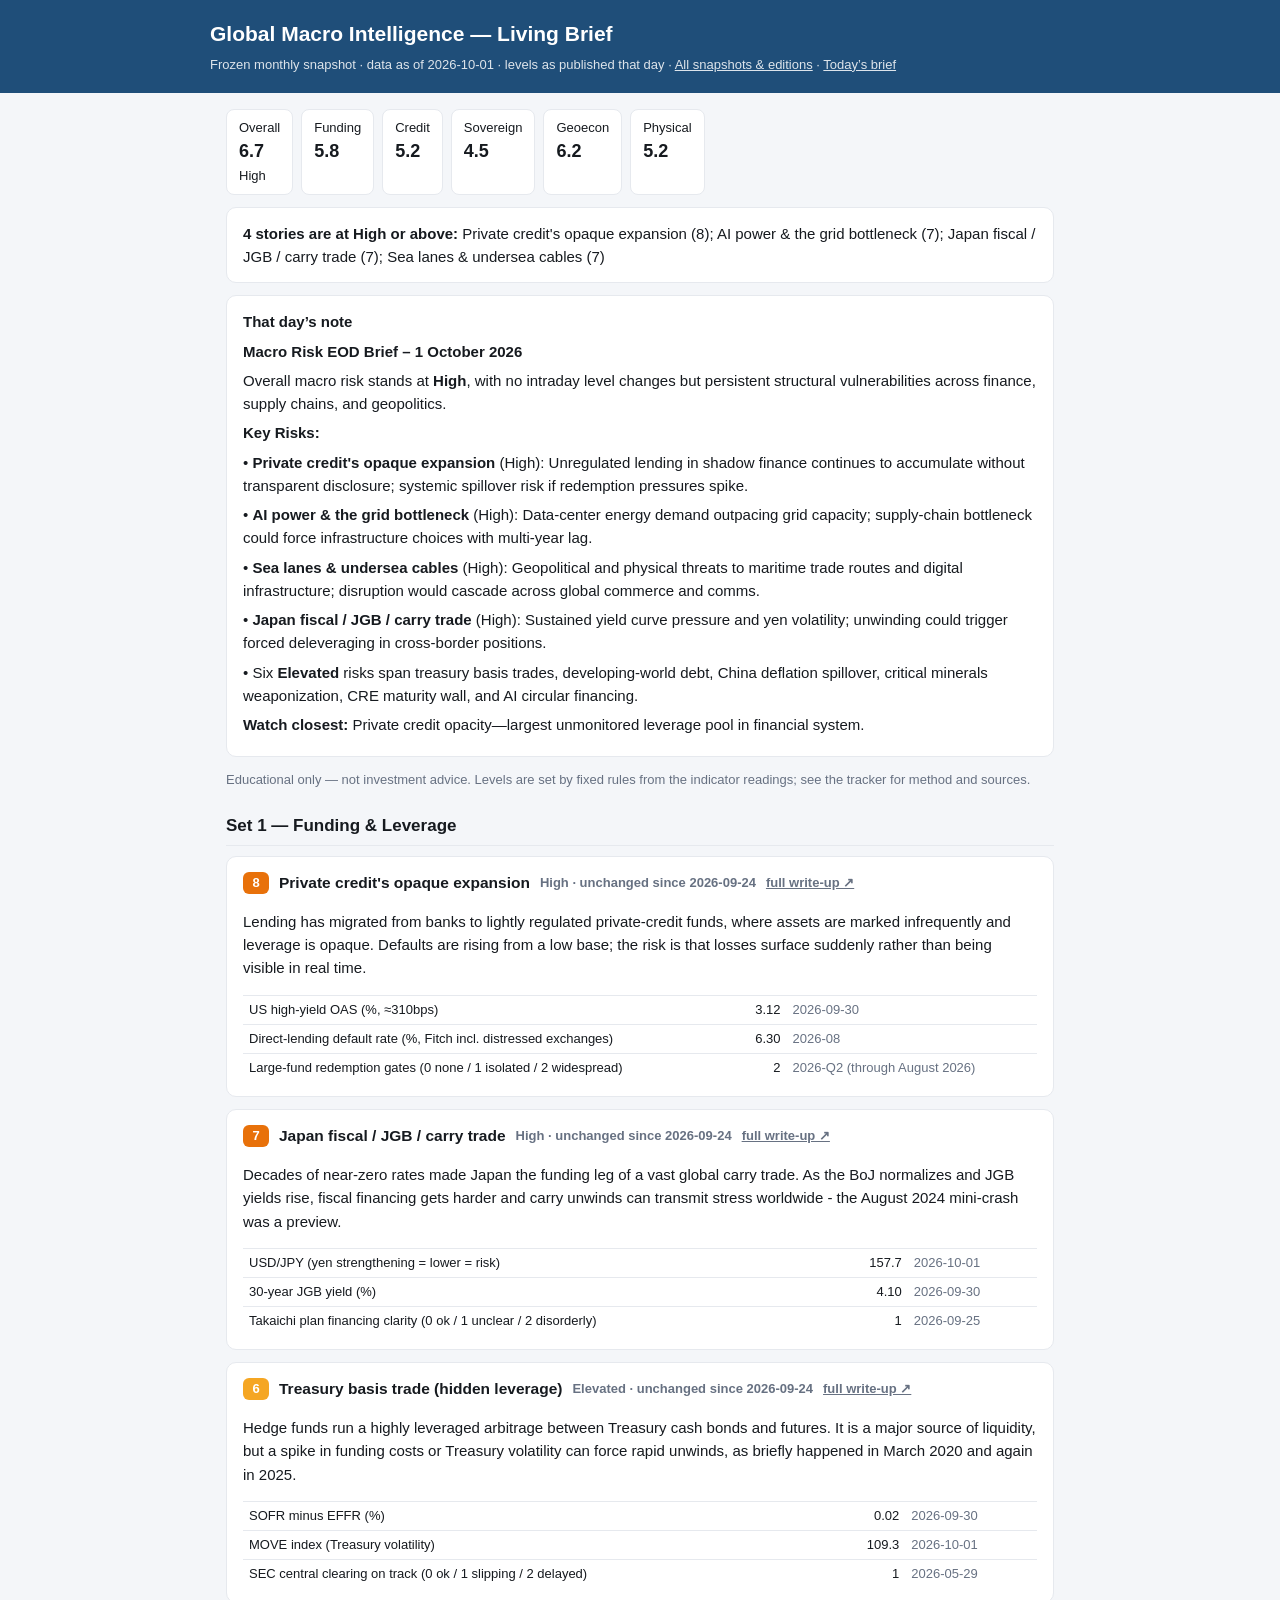
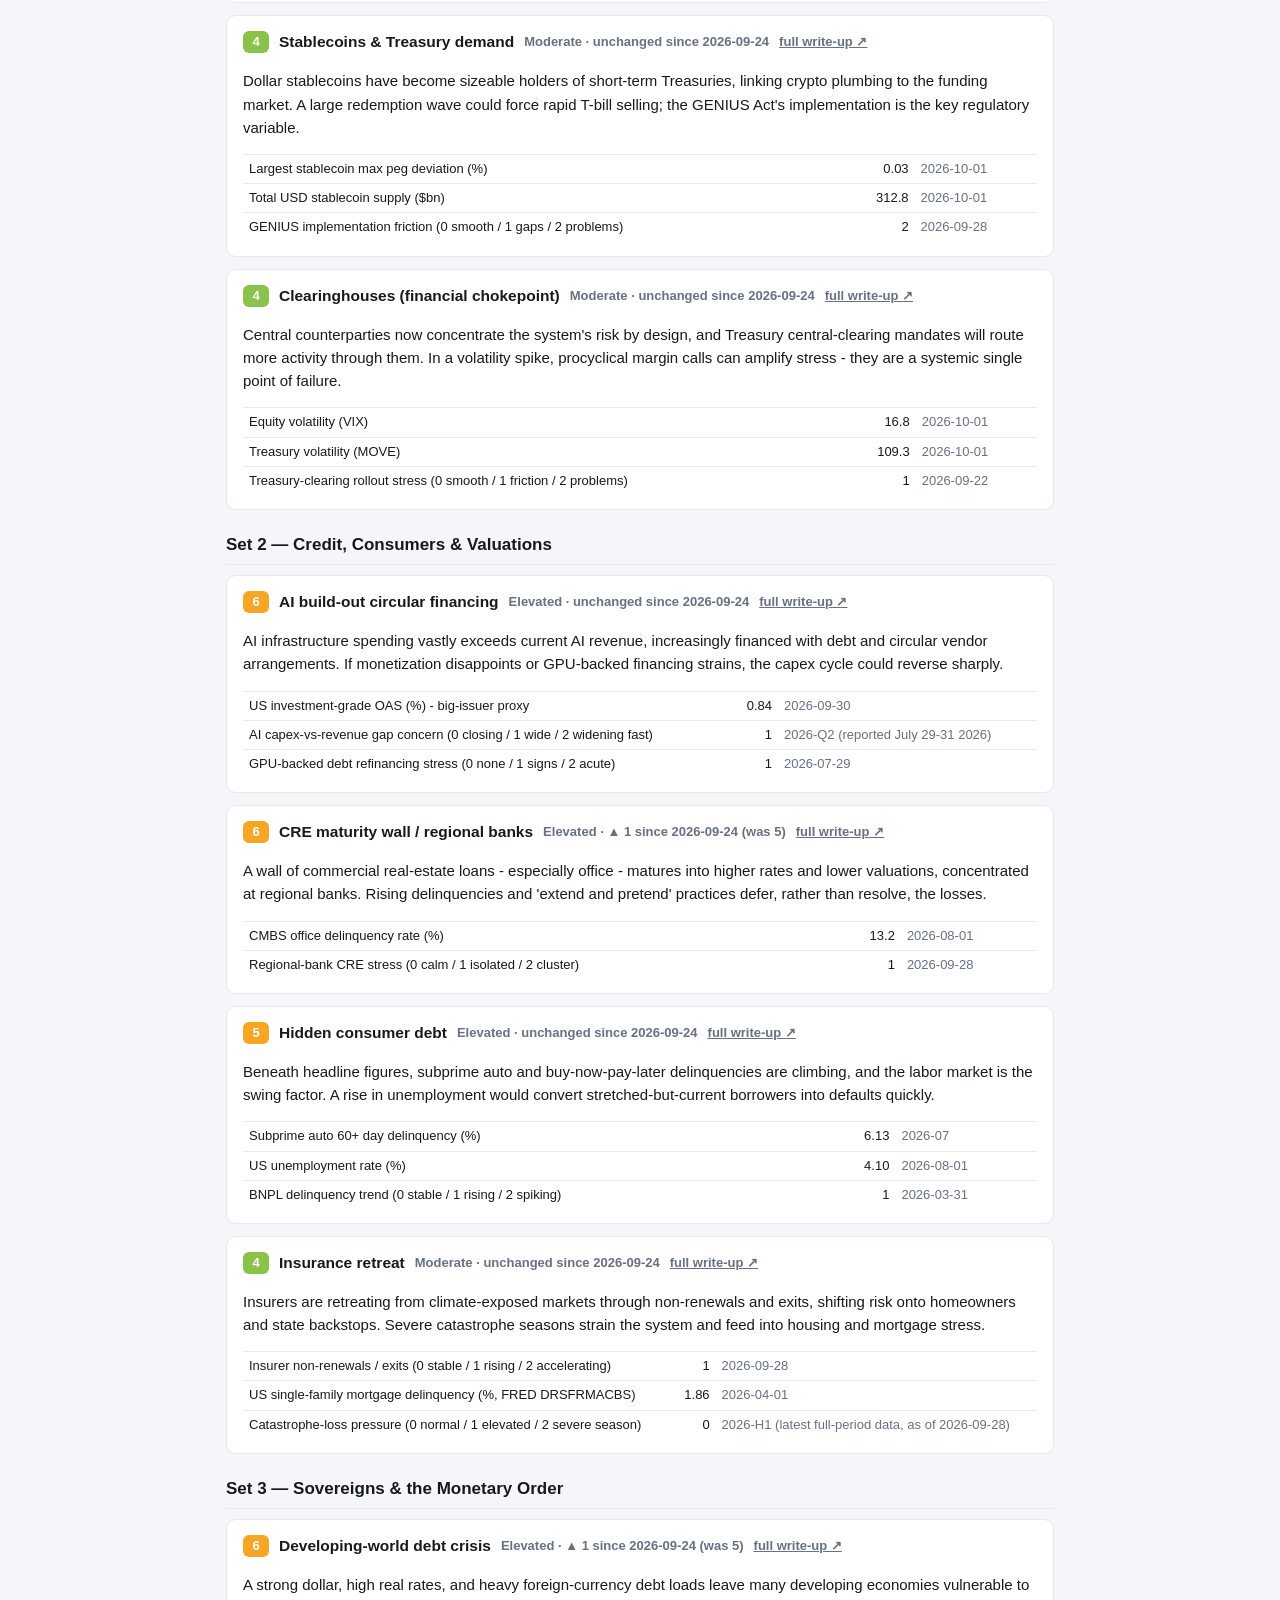
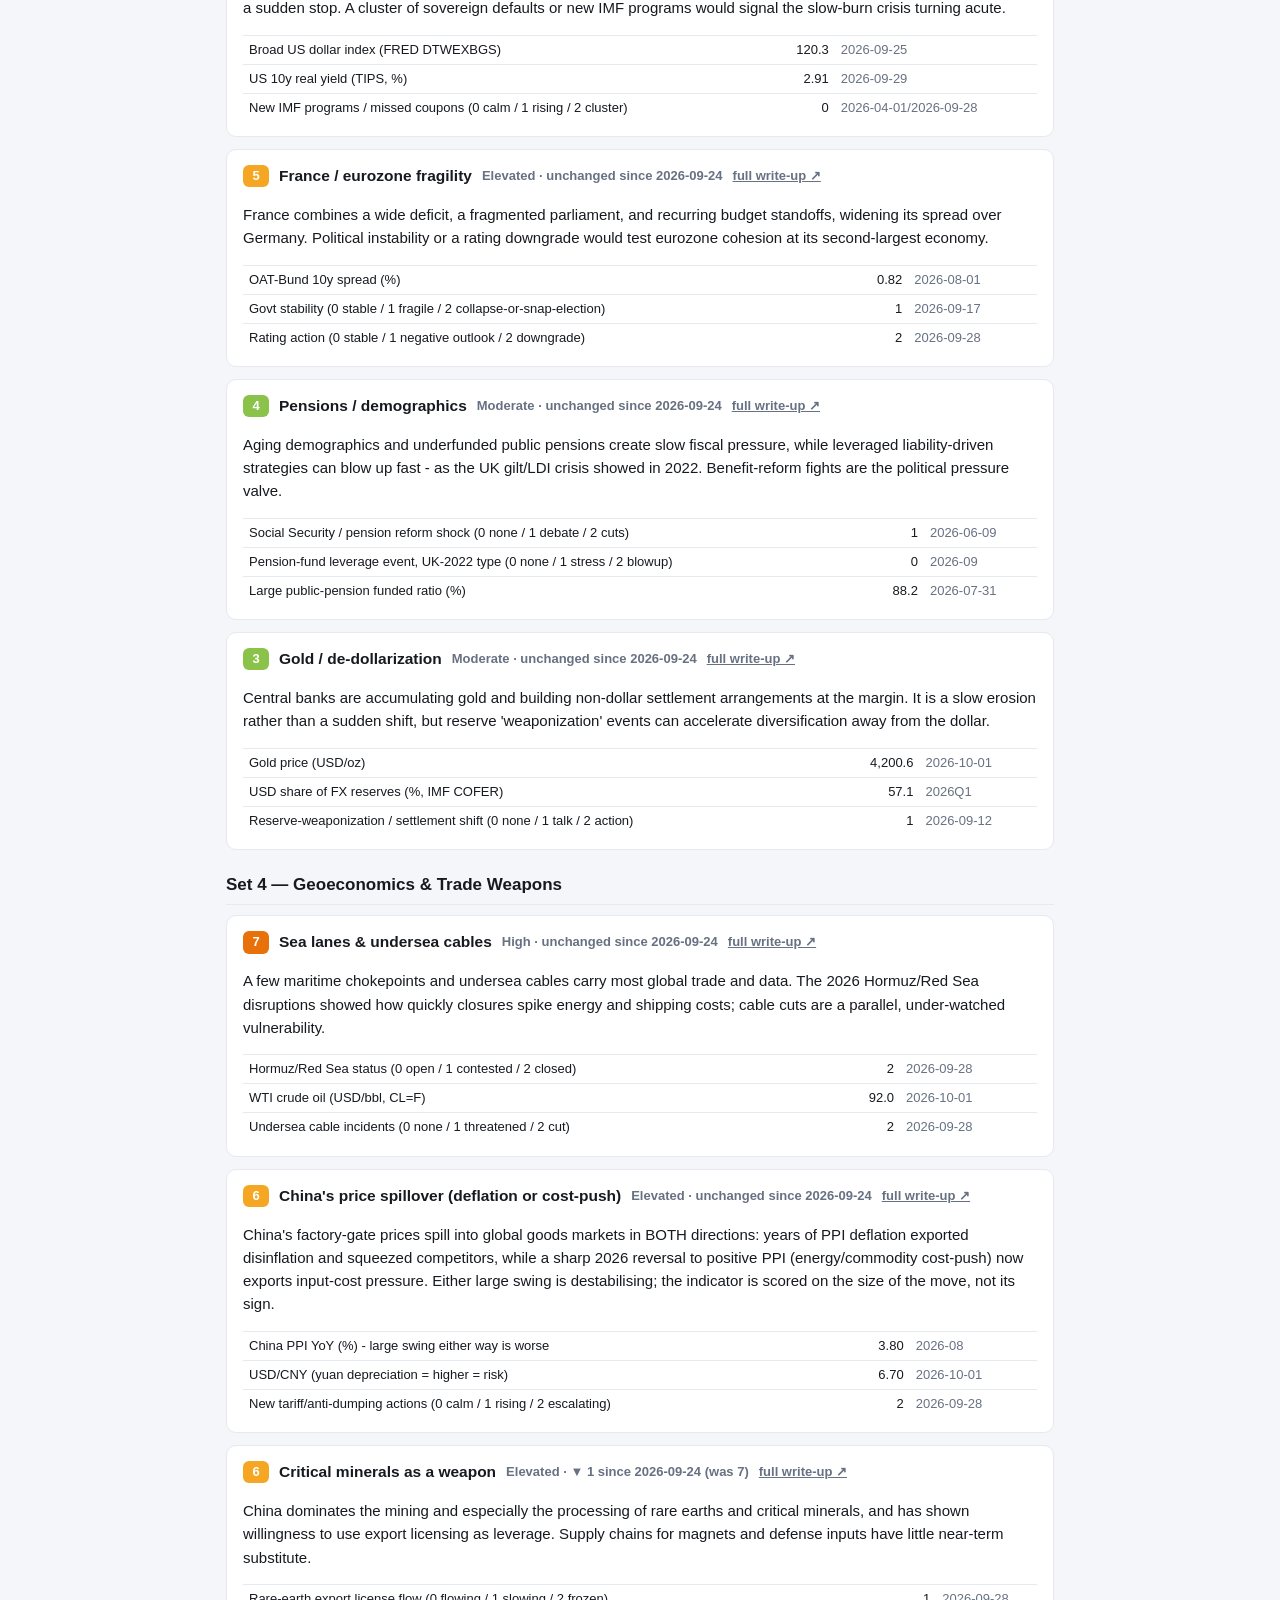
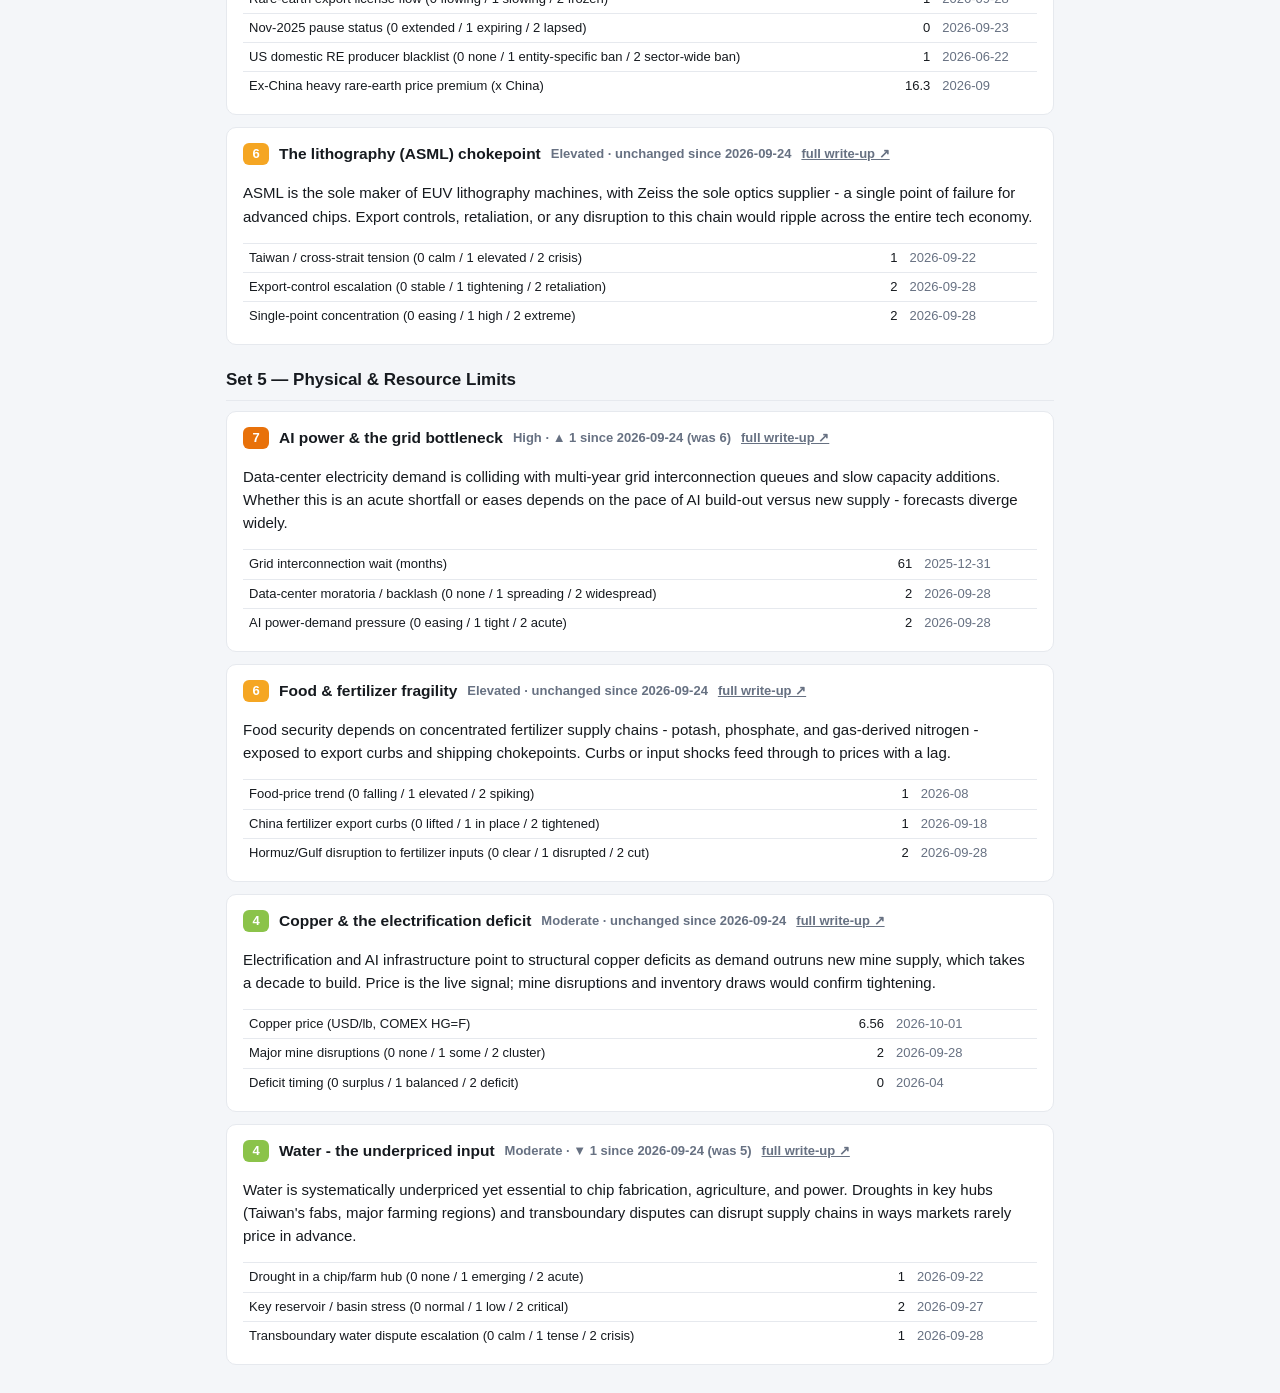
<file: dashboard/briefs/archive/living_brief_2026-10-01.html>
<!doctype html>
<html lang="en"><head><meta charset="utf-8">
<meta name="viewport" content="width=device-width, initial-scale=1">
<title>Living Brief — snapshot 2026-10-01</title>
<style>
:root{--bg:#f4f6f9;--card:#fff;--line:#e6e9ee;--text:#161a1f;--muted:#677182;--accent:#1F4E79;--head:#1F4E79}
@media (prefers-color-scheme:dark){:root{--bg:#0e1116;--card:#161b22;--line:#262d37;--text:#e7ebf0;--muted:#9aa6b4;--accent:#5b9bd5;--head:#0c1422}}
*{box-sizing:border-box}
body{margin:0;background:var(--bg);color:var(--text);font:15px/1.55 -apple-system,BlinkMacSystemFont,"Segoe UI",Roboto,Helvetica,Arial,sans-serif}
header{background:var(--head);color:#fff;padding:18px 16px}
header .in,main{max-width:860px;margin:0 auto}
header h1{margin:0;font-size:21px}
header p{margin:4px 0 0;opacity:.85;font-size:13px}
header a{color:#fff}
main{padding:16px}
a{color:var(--accent)}
.card{background:var(--card);border:1px solid var(--line);border-radius:10px;padding:14px 16px;margin:0 0 12px}
.agg{display:flex;flex-wrap:wrap;gap:8px;margin:0 0 12px}
.agg div{background:var(--card);border:1px solid var(--line);border-radius:8px;padding:8px 12px;font-size:13px}
.agg b{font-size:18px;display:block}
h2{font-size:17px;margin:22px 0 10px;padding-bottom:6px;border-bottom:1px solid var(--line)}
h3{font-size:15.5px;margin:0;display:flex;gap:10px;align-items:center;flex-wrap:wrap}
.chip{display:inline-block;min-width:26px;text-align:center;color:#fff;font-weight:700;border-radius:6px;padding:1px 7px;font-size:13px}
.muted{color:var(--muted);font-size:13px}
.note ul{margin:6px 0 6px 18px;padding:0}
.note p{margin:6px 0}
table{width:100%;border-collapse:collapse;font-size:13px;margin-top:8px}
td{padding:4px 6px;border-top:1px solid var(--line);vertical-align:top;overflow-wrap:break-word}
td.v{white-space:nowrap;text-align:right}
td.d{white-space:nowrap;color:var(--muted)}
.stale{color:#C0392B;font-size:12px}
@media (max-width:560px){td.d{display:none}}
</style></head><body>
<header><div class="in"><h1>Global Macro Intelligence — Living Brief</h1>
<p>Frozen monthly snapshot · data as of 2026-10-01 · levels as published that day · <a href="index.html">All snapshots &amp; editions</a> · <a href="../living_brief.html">Today’s brief</a></p></div></header>
<main>
<div class="agg"><div>Overall<b>6.7</b>High</div><div title="Funding &amp; Leverage">Funding<b>5.8</b></div><div title="Credit, Consumers &amp; Valuations">Credit<b>5.2</b></div><div title="Sovereigns &amp; the Monetary Order">Sovereign<b>4.5</b></div><div title="Geoeconomics &amp; Trade Weapons">Geoecon<b>6.2</b></div><div title="Physical &amp; Resource Limits">Physical<b>5.2</b></div></div>
<div class="card"><b>4 stories are at High or above:</b> Private credit&#x27;s opaque expansion (8); AI power &amp; the grid bottleneck (7); Japan fiscal / JGB / carry trade (7); Sea lanes &amp; undersea cables (7)</div>
<div class="card note"><b>That day’s note</b><p><strong>Macro Risk EOD Brief – 1 October 2026</strong></p>
<p>Overall macro risk stands at <strong>High</strong>, with no intraday level changes but persistent structural vulnerabilities across finance, supply chains, and geopolitics.</p>
<p><strong>Key Risks:</strong></p>
<p>• <strong>Private credit&#x27;s opaque expansion</strong> (High): Unregulated lending in shadow finance continues to accumulate without transparent disclosure; systemic spillover risk if redemption pressures spike.</p>
<p>• <strong>AI power &amp; the grid bottleneck</strong> (High): Data-center energy demand outpacing grid capacity; supply-chain bottleneck could force infrastructure choices with multi-year lag.</p>
<p>• <strong>Sea lanes &amp; undersea cables</strong> (High): Geopolitical and physical threats to maritime trade routes and digital infrastructure; disruption would cascade across global commerce and comms.</p>
<p>• <strong>Japan fiscal / JGB / carry trade</strong> (High): Sustained yield curve pressure and yen volatility; unwinding could trigger forced deleveraging in cross-border positions.</p>
<p>• Six <strong>Elevated</strong> risks span treasury basis trades, developing-world debt, China deflation spillover, critical minerals weaponization, CRE maturity wall, and AI circular financing.</p>
<p><strong>Watch closest:</strong> Private credit opacity—largest unmonitored leverage pool in financial system.</p></div>
<p class="muted">Educational only — not investment advice. Levels are set by fixed rules from the indicator readings; see the tracker for method and sources.</p>
<h2>Set 1 — Funding &amp; Leverage</h2>
<div class="card" id="s3_private_credit"><h3><span class="chip" style="background:#E8710A">8</span>Private credit&#x27;s opaque expansion <span class="muted">High · unchanged since 2026-09-24</span> <a class="muted" href="../Global_Macro_Intelligence_Brief_2026.pdf#page=10">full write-up ↗</a></h3><p>Lending has migrated from banks to lightly regulated private-credit funds, where assets are marked infrequently and leverage is opaque. Defaults are rising from a low base; the risk is that losses surface suddenly rather than being visible in real time.</p><table><tr><td>US high-yield OAS (%, ≈310bps)</td><td class="v">3.12</td><td class="d">2026-09-30</td></tr><tr><td>Direct-lending default rate (%, Fitch incl. distressed exchanges)</td><td class="v">6.30</td><td class="d">2026-08</td></tr><tr><td>Large-fund redemption gates (0 none / 1 isolated / 2 widespread)</td><td class="v">2</td><td class="d">2026-Q2 (through August 2026)</td></tr></table></div>
<div class="card" id="s2_japan"><h3><span class="chip" style="background:#E8710A">7</span>Japan fiscal / JGB / carry trade <span class="muted">High · unchanged since 2026-09-24</span> <a class="muted" href="../Global_Macro_Intelligence_Brief_2026.pdf#page=8">full write-up ↗</a></h3><p>Decades of near-zero rates made Japan the funding leg of a vast global carry trade. As the BoJ normalizes and JGB yields rise, fiscal financing gets harder and carry unwinds can transmit stress worldwide - the August 2024 mini-crash was a preview.</p><table><tr><td>USD/JPY (yen strengthening = lower = risk)</td><td class="v">157.7</td><td class="d">2026-10-01</td></tr><tr><td>30-year JGB yield (%)</td><td class="v">4.10</td><td class="d">2026-09-30</td></tr><tr><td>Takaichi plan financing clarity (0 ok / 1 unclear / 2 disorderly)</td><td class="v">1</td><td class="d">2026-09-25</td></tr></table></div>
<div class="card" id="s1_basis_trade"><h3><span class="chip" style="background:#F5A623">6</span>Treasury basis trade (hidden leverage) <span class="muted">Elevated · unchanged since 2026-09-24</span> <a class="muted" href="../Global_Macro_Intelligence_Brief_2026.pdf#page=6">full write-up ↗</a></h3><p>Hedge funds run a highly leveraged arbitrage between Treasury cash bonds and futures. It is a major source of liquidity, but a spike in funding costs or Treasury volatility can force rapid unwinds, as briefly happened in March 2020 and again in 2025.</p><table><tr><td>SOFR minus EFFR (%)</td><td class="v">0.02</td><td class="d">2026-09-30</td></tr><tr><td>MOVE index (Treasury volatility)</td><td class="v">109.3</td><td class="d">2026-10-01</td></tr><tr><td>SEC central clearing on track (0 ok / 1 slipping / 2 delayed)</td><td class="v">1</td><td class="d">2026-05-29</td></tr></table></div>
<div class="card" id="s7_stablecoins"><h3><span class="chip" style="background:#8BC34A">4</span>Stablecoins &amp; Treasury demand <span class="muted">Moderate · unchanged since 2026-09-24</span> <a class="muted" href="../Global_Macro_Intelligence_Brief_2026.pdf#page=12">full write-up ↗</a></h3><p>Dollar stablecoins have become sizeable holders of short-term Treasuries, linking crypto plumbing to the funding market. A large redemption wave could force rapid T-bill selling; the GENIUS Act&#x27;s implementation is the key regulatory variable.</p><table><tr><td>Largest stablecoin max peg deviation (%)</td><td class="v">0.03</td><td class="d">2026-10-01</td></tr><tr><td>Total USD stablecoin supply ($bn)</td><td class="v">312.8</td><td class="d">2026-10-01</td></tr><tr><td>GENIUS implementation friction (0 smooth / 1 gaps / 2 problems)</td><td class="v">2</td><td class="d">2026-09-28</td></tr></table></div>
<div class="card" id="s21_clearinghouses"><h3><span class="chip" style="background:#8BC34A">4</span>Clearinghouses (financial chokepoint) <span class="muted">Moderate · unchanged since 2026-09-24</span> <a class="muted" href="../Global_Macro_Intelligence_Brief_2026.pdf#page=14">full write-up ↗</a></h3><p>Central counterparties now concentrate the system&#x27;s risk by design, and Treasury central-clearing mandates will route more activity through them. In a volatility spike, procyclical margin calls can amplify stress - they are a systemic single point of failure.</p><table><tr><td>Equity volatility (VIX)</td><td class="v">16.8</td><td class="d">2026-10-01</td></tr><tr><td>Treasury volatility (MOVE)</td><td class="v">109.3</td><td class="d">2026-10-01</td></tr><tr><td>Treasury-clearing rollout stress (0 smooth / 1 friction / 2 problems)</td><td class="v">1</td><td class="d">2026-09-22</td></tr></table></div>
<h2>Set 2 — Credit, Consumers &amp; Valuations</h2>
<div class="card" id="s8_ai_capex"><h3><span class="chip" style="background:#F5A623">6</span>AI build-out circular financing <span class="muted">Elevated · unchanged since 2026-09-24</span> <a class="muted" href="../Global_Macro_Intelligence_Brief_2026.pdf#page=18">full write-up ↗</a></h3><p>AI infrastructure spending vastly exceeds current AI revenue, increasingly financed with debt and circular vendor arrangements. If monetization disappoints or GPU-backed financing strains, the capex cycle could reverse sharply.</p><table><tr><td>US investment-grade OAS (%) - big-issuer proxy</td><td class="v">0.84</td><td class="d">2026-09-30</td></tr><tr><td>AI capex-vs-revenue gap concern (0 closing / 1 wide / 2 widening fast)</td><td class="v">1</td><td class="d">2026-Q2 (reported July 29-31 2026)</td></tr><tr><td>GPU-backed debt refinancing stress (0 none / 1 signs / 2 acute)</td><td class="v">1</td><td class="d">2026-07-29</td></tr></table></div>
<div class="card" id="s9_cre"><h3><span class="chip" style="background:#F5A623">6</span>CRE maturity wall / regional banks <span class="muted">Elevated · ▲ 1 since 2026-09-24 (was 5)</span> <a class="muted" href="../Global_Macro_Intelligence_Brief_2026.pdf#page=20">full write-up ↗</a></h3><p>A wall of commercial real-estate loans - especially office - matures into higher rates and lower valuations, concentrated at regional banks. Rising delinquencies and &#x27;extend and pretend&#x27; practices defer, rather than resolve, the losses.</p><table><tr><td>CMBS office delinquency rate (%)</td><td class="v">13.2</td><td class="d">2026-08-01</td></tr><tr><td>Regional-bank CRE stress (0 calm / 1 isolated / 2 cluster)</td><td class="v">1</td><td class="d">2026-09-28</td></tr></table></div>
<div class="card" id="s11_consumer_debt"><h3><span class="chip" style="background:#F5A623">5</span>Hidden consumer debt <span class="muted">Elevated · unchanged since 2026-09-24</span> <a class="muted" href="../Global_Macro_Intelligence_Brief_2026.pdf#page=22">full write-up ↗</a></h3><p>Beneath headline figures, subprime auto and buy-now-pay-later delinquencies are climbing, and the labor market is the swing factor. A rise in unemployment would convert stretched-but-current borrowers into defaults quickly.</p><table><tr><td>Subprime auto 60+ day delinquency (%)</td><td class="v">6.13</td><td class="d">2026-07</td></tr><tr><td>US unemployment rate (%)</td><td class="v">4.10</td><td class="d">2026-08-01</td></tr><tr><td>BNPL delinquency trend (0 stable / 1 rising / 2 spiking)</td><td class="v">1</td><td class="d">2026-03-31</td></tr></table></div>
<div class="card" id="s13_insurance"><h3><span class="chip" style="background:#8BC34A">4</span>Insurance retreat <span class="muted">Moderate · unchanged since 2026-09-24</span> <a class="muted" href="../Global_Macro_Intelligence_Brief_2026.pdf#page=25">full write-up ↗</a></h3><p>Insurers are retreating from climate-exposed markets through non-renewals and exits, shifting risk onto homeowners and state backstops. Severe catastrophe seasons strain the system and feed into housing and mortgage stress.</p><table><tr><td>Insurer non-renewals / exits (0 stable / 1 rising / 2 accelerating)</td><td class="v">1</td><td class="d">2026-09-28</td></tr><tr><td>US single-family mortgage delinquency (%, FRED DRSFRMACBS)</td><td class="v">1.86</td><td class="d">2026-04-01</td></tr><tr><td>Catastrophe-loss pressure (0 normal / 1 elevated / 2 severe season)</td><td class="v">0</td><td class="d">2026-H1 (latest full-period data, as of 2026-09-28)</td></tr></table></div>
<h2>Set 3 — Sovereigns &amp; the Monetary Order</h2>
<div class="card" id="s4_dev_debt"><h3><span class="chip" style="background:#F5A623">6</span>Developing-world debt crisis <span class="muted">Elevated · ▲ 1 since 2026-09-24 (was 5)</span> <a class="muted" href="../Global_Macro_Intelligence_Brief_2026.pdf#page=29">full write-up ↗</a></h3><p>A strong dollar, high real rates, and heavy foreign-currency debt loads leave many developing economies vulnerable to a sudden stop. A cluster of sovereign defaults or new IMF programs would signal the slow-burn crisis turning acute.</p><table><tr><td>Broad US dollar index (FRED DTWEXBGS)</td><td class="v">120.3</td><td class="d">2026-09-25</td></tr><tr><td>US 10y real yield (TIPS, %)</td><td class="v">2.91</td><td class="d">2026-09-29</td></tr><tr><td>New IMF programs / missed coupons (0 calm / 1 rising / 2 cluster)</td><td class="v">0</td><td class="d">2026-04-01/2026-09-28</td></tr></table></div>
<div class="card" id="s10_france"><h3><span class="chip" style="background:#F5A623">5</span>France / eurozone fragility <span class="muted">Elevated · unchanged since 2026-09-24</span> <a class="muted" href="../Global_Macro_Intelligence_Brief_2026.pdf#page=31">full write-up ↗</a></h3><p>France combines a wide deficit, a fragmented parliament, and recurring budget standoffs, widening its spread over Germany. Political instability or a rating downgrade would test eurozone cohesion at its second-largest economy.</p><table><tr><td>OAT-Bund 10y spread (%)</td><td class="v">0.82</td><td class="d">2026-08-01</td></tr><tr><td>Govt stability (0 stable / 1 fragile / 2 collapse-or-snap-election)</td><td class="v">1</td><td class="d">2026-09-17</td></tr><tr><td>Rating action (0 stable / 1 negative outlook / 2 downgrade)</td><td class="v">2</td><td class="d">2026-09-28</td></tr></table></div>
<div class="card" id="s14_pensions"><h3><span class="chip" style="background:#8BC34A">4</span>Pensions / demographics <span class="muted">Moderate · unchanged since 2026-09-24</span> <a class="muted" href="../Global_Macro_Intelligence_Brief_2026.pdf#page=35">full write-up ↗</a></h3><p>Aging demographics and underfunded public pensions create slow fiscal pressure, while leveraged liability-driven strategies can blow up fast - as the UK gilt/LDI crisis showed in 2022. Benefit-reform fights are the political pressure valve.</p><table><tr><td>Social Security / pension reform shock (0 none / 1 debate / 2 cuts)</td><td class="v">1</td><td class="d">2026-06-09</td></tr><tr><td>Pension-fund leverage event, UK-2022 type (0 none / 1 stress / 2 blowup)</td><td class="v">0</td><td class="d">2026-09</td></tr><tr><td>Large public-pension funded ratio (%)</td><td class="v">88.2</td><td class="d">2026-07-31</td></tr></table></div>
<div class="card" id="s12_gold_dedollar"><h3><span class="chip" style="background:#8BC34A">3</span>Gold / de-dollarization <span class="muted">Moderate · unchanged since 2026-09-24</span> <a class="muted" href="../Global_Macro_Intelligence_Brief_2026.pdf#page=33">full write-up ↗</a></h3><p>Central banks are accumulating gold and building non-dollar settlement arrangements at the margin. It is a slow erosion rather than a sudden shift, but reserve &#x27;weaponization&#x27; events can accelerate diversification away from the dollar.</p><table><tr><td>Gold price (USD/oz)</td><td class="v">4,200.6</td><td class="d">2026-10-01</td></tr><tr><td>USD share of FX reserves (%, IMF COFER)</td><td class="v">57.1</td><td class="d">2026Q1</td></tr><tr><td>Reserve-weaponization / settlement shift (0 none / 1 talk / 2 action)</td><td class="v">1</td><td class="d">2026-09-12</td></tr></table></div>
<h2>Set 4 — Geoeconomics &amp; Trade Weapons</h2>
<div class="card" id="s20_sea_lanes"><h3><span class="chip" style="background:#E8710A">7</span>Sea lanes &amp; undersea cables <span class="muted">High · unchanged since 2026-09-24</span> <a class="muted" href="../Global_Macro_Intelligence_Brief_2026.pdf#page=45">full write-up ↗</a></h3><p>A few maritime chokepoints and undersea cables carry most global trade and data. The 2026 Hormuz/Red Sea disruptions showed how quickly closures spike energy and shipping costs; cable cuts are a parallel, under-watched vulnerability.</p><table><tr><td>Hormuz/Red Sea status (0 open / 1 contested / 2 closed)</td><td class="v">2</td><td class="d">2026-09-28</td></tr><tr><td>WTI crude oil (USD/bbl, CL=F)</td><td class="v">92.0</td><td class="d">2026-10-01</td></tr><tr><td>Undersea cable incidents (0 none / 1 threatened / 2 cut)</td><td class="v">2</td><td class="d">2026-09-28</td></tr></table></div>
<div class="card" id="s5_china_deflation"><h3><span class="chip" style="background:#F5A623">6</span>China&#x27;s price spillover (deflation or cost-push) <span class="muted">Elevated · unchanged since 2026-09-24</span> <a class="muted" href="../Global_Macro_Intelligence_Brief_2026.pdf#page=39">full write-up ↗</a></h3><p>China&#x27;s factory-gate prices spill into global goods markets in BOTH directions: years of PPI deflation exported disinflation and squeezed competitors, while a sharp 2026 reversal to positive PPI (energy/commodity cost-push) now exports input-cost pressure. Either large swing is destabilising; the indicator is scored on the size of the move, not its sign.</p><table><tr><td>China PPI YoY (%) - large swing either way is worse</td><td class="v">3.80</td><td class="d">2026-08</td></tr><tr><td>USD/CNY (yuan depreciation = higher = risk)</td><td class="v">6.70</td><td class="d">2026-10-01</td></tr><tr><td>New tariff/anti-dumping actions (0 calm / 1 rising / 2 escalating)</td><td class="v">2</td><td class="d">2026-09-28</td></tr></table></div>
<div class="card" id="s6_rare_earths"><h3><span class="chip" style="background:#F5A623">6</span>Critical minerals as a weapon <span class="muted">Elevated · ▼ 1 since 2026-09-24 (was 7)</span> <a class="muted" href="../Global_Macro_Intelligence_Brief_2026.pdf#page=41">full write-up ↗</a></h3><p>China dominates the mining and especially the processing of rare earths and critical minerals, and has shown willingness to use export licensing as leverage. Supply chains for magnets and defense inputs have little near-term substitute.</p><table><tr><td>Rare-earth export license flow (0 flowing / 1 slowing / 2 frozen)</td><td class="v">1</td><td class="d">2026-09-28</td></tr><tr><td>Nov-2025 pause status (0 extended / 1 expiring / 2 lapsed)</td><td class="v">0</td><td class="d">2026-09-23</td></tr><tr><td>US domestic RE producer blacklist (0 none / 1 entity-specific ban / 2 sector-wide ban)</td><td class="v">1</td><td class="d">2026-06-22</td></tr><tr><td>Ex-China heavy rare-earth price premium (x China)</td><td class="v">16.3</td><td class="d">2026-09</td></tr></table></div>
<div class="card" id="s19_lithography"><h3><span class="chip" style="background:#F5A623">6</span>The lithography (ASML) chokepoint <span class="muted">Elevated · unchanged since 2026-09-24</span> <a class="muted" href="../Global_Macro_Intelligence_Brief_2026.pdf#page=43">full write-up ↗</a></h3><p>ASML is the sole maker of EUV lithography machines, with Zeiss the sole optics supplier - a single point of failure for advanced chips. Export controls, retaliation, or any disruption to this chain would ripple across the entire tech economy.</p><table><tr><td>Taiwan / cross-strait tension (0 calm / 1 elevated / 2 crisis)</td><td class="v">1</td><td class="d">2026-09-22</td></tr><tr><td>Export-control escalation (0 stable / 1 tightening / 2 retaliation)</td><td class="v">2</td><td class="d">2026-09-28</td></tr><tr><td>Single-point concentration (0 easing / 1 high / 2 extreme)</td><td class="v">2</td><td class="d">2026-09-28</td></tr></table></div>
<h2>Set 5 — Physical &amp; Resource Limits</h2>
<div class="card" id="s15_ai_power"><h3><span class="chip" style="background:#E8710A">7</span>AI power &amp; the grid bottleneck <span class="muted">High · ▲ 1 since 2026-09-24 (was 6)</span> <a class="muted" href="../Global_Macro_Intelligence_Brief_2026.pdf#page=49">full write-up ↗</a></h3><p>Data-center electricity demand is colliding with multi-year grid interconnection queues and slow capacity additions. Whether this is an acute shortfall or eases depends on the pace of AI build-out versus new supply - forecasts diverge widely.</p><table><tr><td>Grid interconnection wait (months)</td><td class="v">61</td><td class="d">2025-12-31</td></tr><tr><td>Data-center moratoria / backlash (0 none / 1 spreading / 2 widespread)</td><td class="v">2</td><td class="d">2026-09-28</td></tr><tr><td>AI power-demand pressure (0 easing / 1 tight / 2 acute)</td><td class="v">2</td><td class="d">2026-09-28</td></tr></table></div>
<div class="card" id="s18_food_fertilizer"><h3><span class="chip" style="background:#F5A623">6</span>Food &amp; fertilizer fragility <span class="muted">Elevated · unchanged since 2026-09-24</span> <a class="muted" href="../Global_Macro_Intelligence_Brief_2026.pdf#page=56">full write-up ↗</a></h3><p>Food security depends on concentrated fertilizer supply chains - potash, phosphate, and gas-derived nitrogen - exposed to export curbs and shipping chokepoints. Curbs or input shocks feed through to prices with a lag.</p><table><tr><td>Food-price trend (0 falling / 1 elevated / 2 spiking)</td><td class="v">1</td><td class="d">2026-08</td></tr><tr><td>China fertilizer export curbs (0 lifted / 1 in place / 2 tightened)</td><td class="v">1</td><td class="d">2026-09-18</td></tr><tr><td>Hormuz/Gulf disruption to fertilizer inputs (0 clear / 1 disrupted / 2 cut)</td><td class="v">2</td><td class="d">2026-09-28</td></tr></table></div>
<div class="card" id="s16_copper"><h3><span class="chip" style="background:#8BC34A">4</span>Copper &amp; the electrification deficit <span class="muted">Moderate · unchanged since 2026-09-24</span> <a class="muted" href="../Global_Macro_Intelligence_Brief_2026.pdf#page=52">full write-up ↗</a></h3><p>Electrification and AI infrastructure point to structural copper deficits as demand outruns new mine supply, which takes a decade to build. Price is the live signal; mine disruptions and inventory draws would confirm tightening.</p><table><tr><td>Copper price (USD/lb, COMEX HG=F)</td><td class="v">6.56</td><td class="d">2026-10-01</td></tr><tr><td>Major mine disruptions (0 none / 1 some / 2 cluster)</td><td class="v">2</td><td class="d">2026-09-28</td></tr><tr><td>Deficit timing (0 surplus / 1 balanced / 2 deficit)</td><td class="v">0</td><td class="d">2026-04</td></tr></table></div>
<div class="card" id="s17_water"><h3><span class="chip" style="background:#8BC34A">4</span>Water - the underpriced input <span class="muted">Moderate · ▼ 1 since 2026-09-24 (was 5)</span> <a class="muted" href="../Global_Macro_Intelligence_Brief_2026.pdf#page=54">full write-up ↗</a></h3><p>Water is systematically underpriced yet essential to chip fabrication, agriculture, and power. Droughts in key hubs (Taiwan&#x27;s fabs, major farming regions) and transboundary disputes can disrupt supply chains in ways markets rarely price in advance.</p><table><tr><td>Drought in a chip/farm hub (0 none / 1 emerging / 2 acute)</td><td class="v">1</td><td class="d">2026-09-22</td></tr><tr><td>Key reservoir / basin stress (0 normal / 1 low / 2 critical)</td><td class="v">2</td><td class="d">2026-09-27</td></tr><tr><td>Transboundary water dispute escalation (0 calm / 1 tense / 2 crisis)</td><td class="v">1</td><td class="d">2026-09-28</td></tr></table></div>
</main></body></html>
</file>
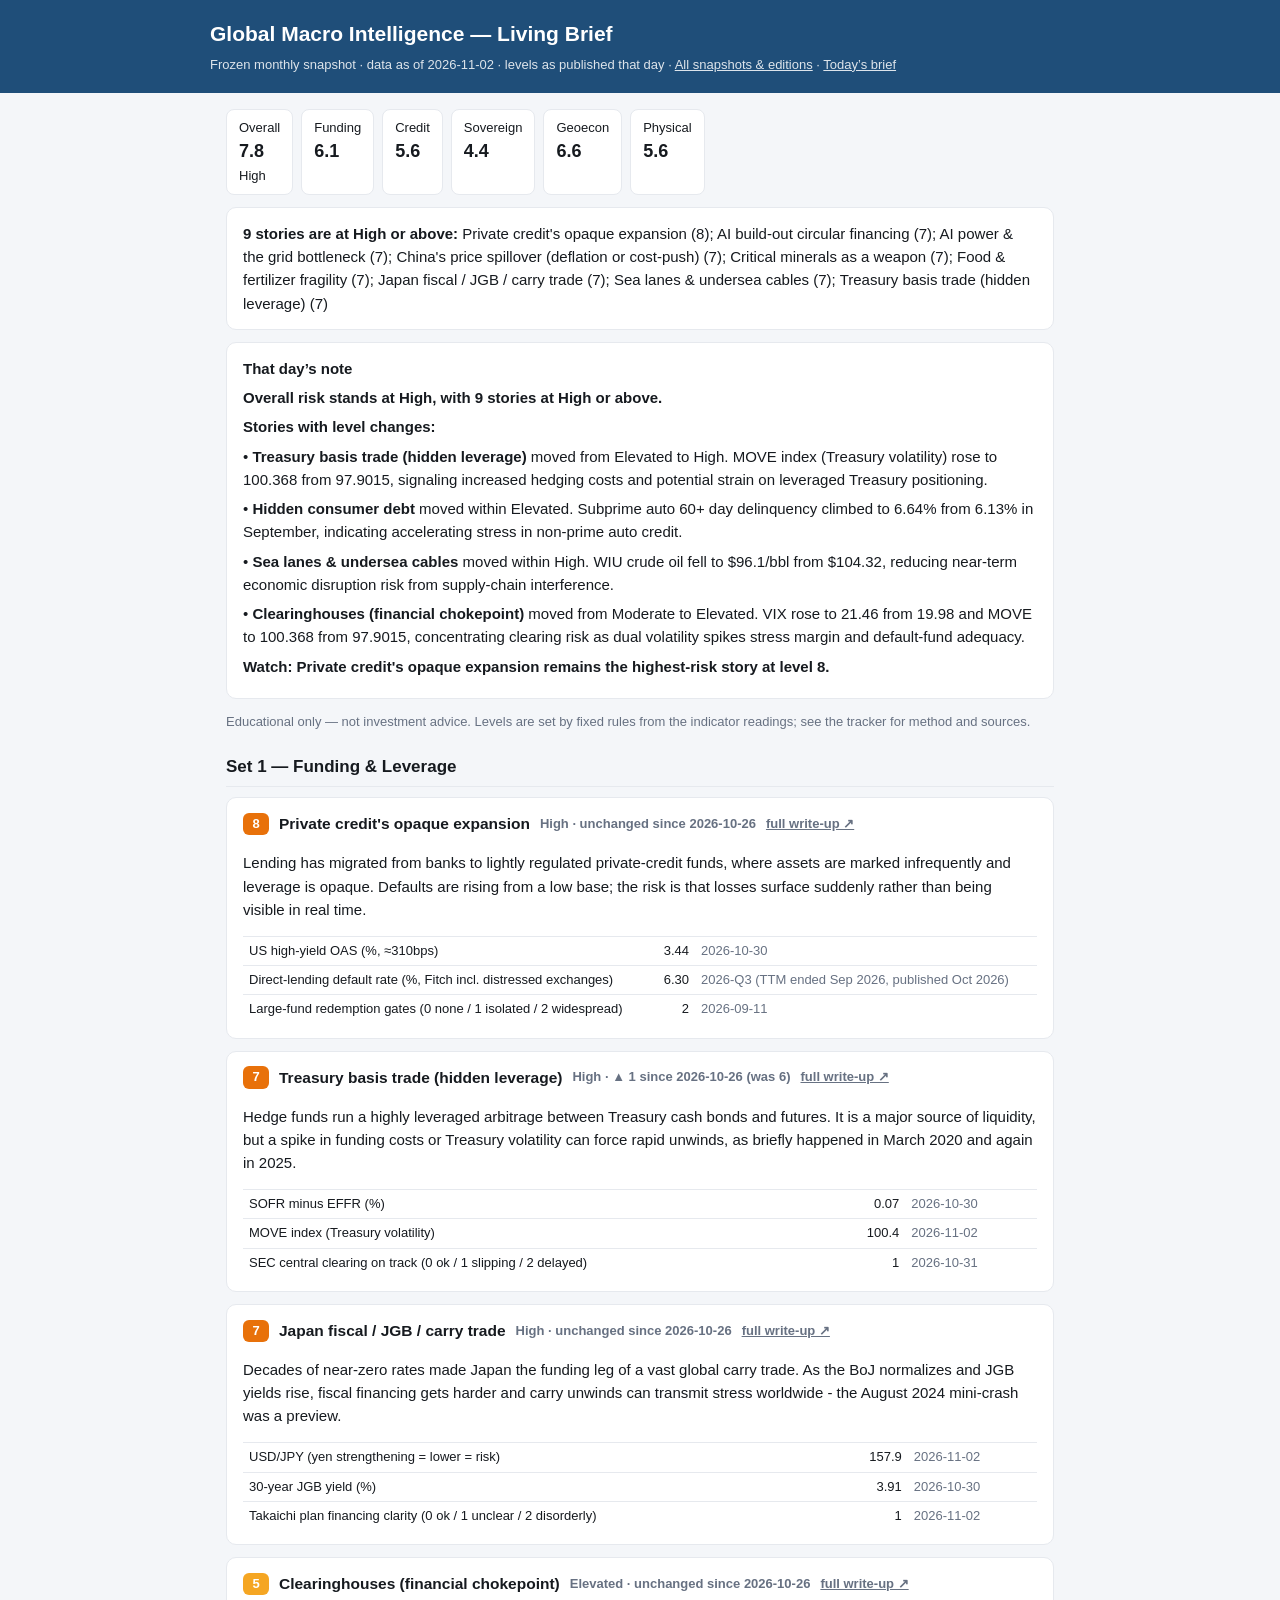
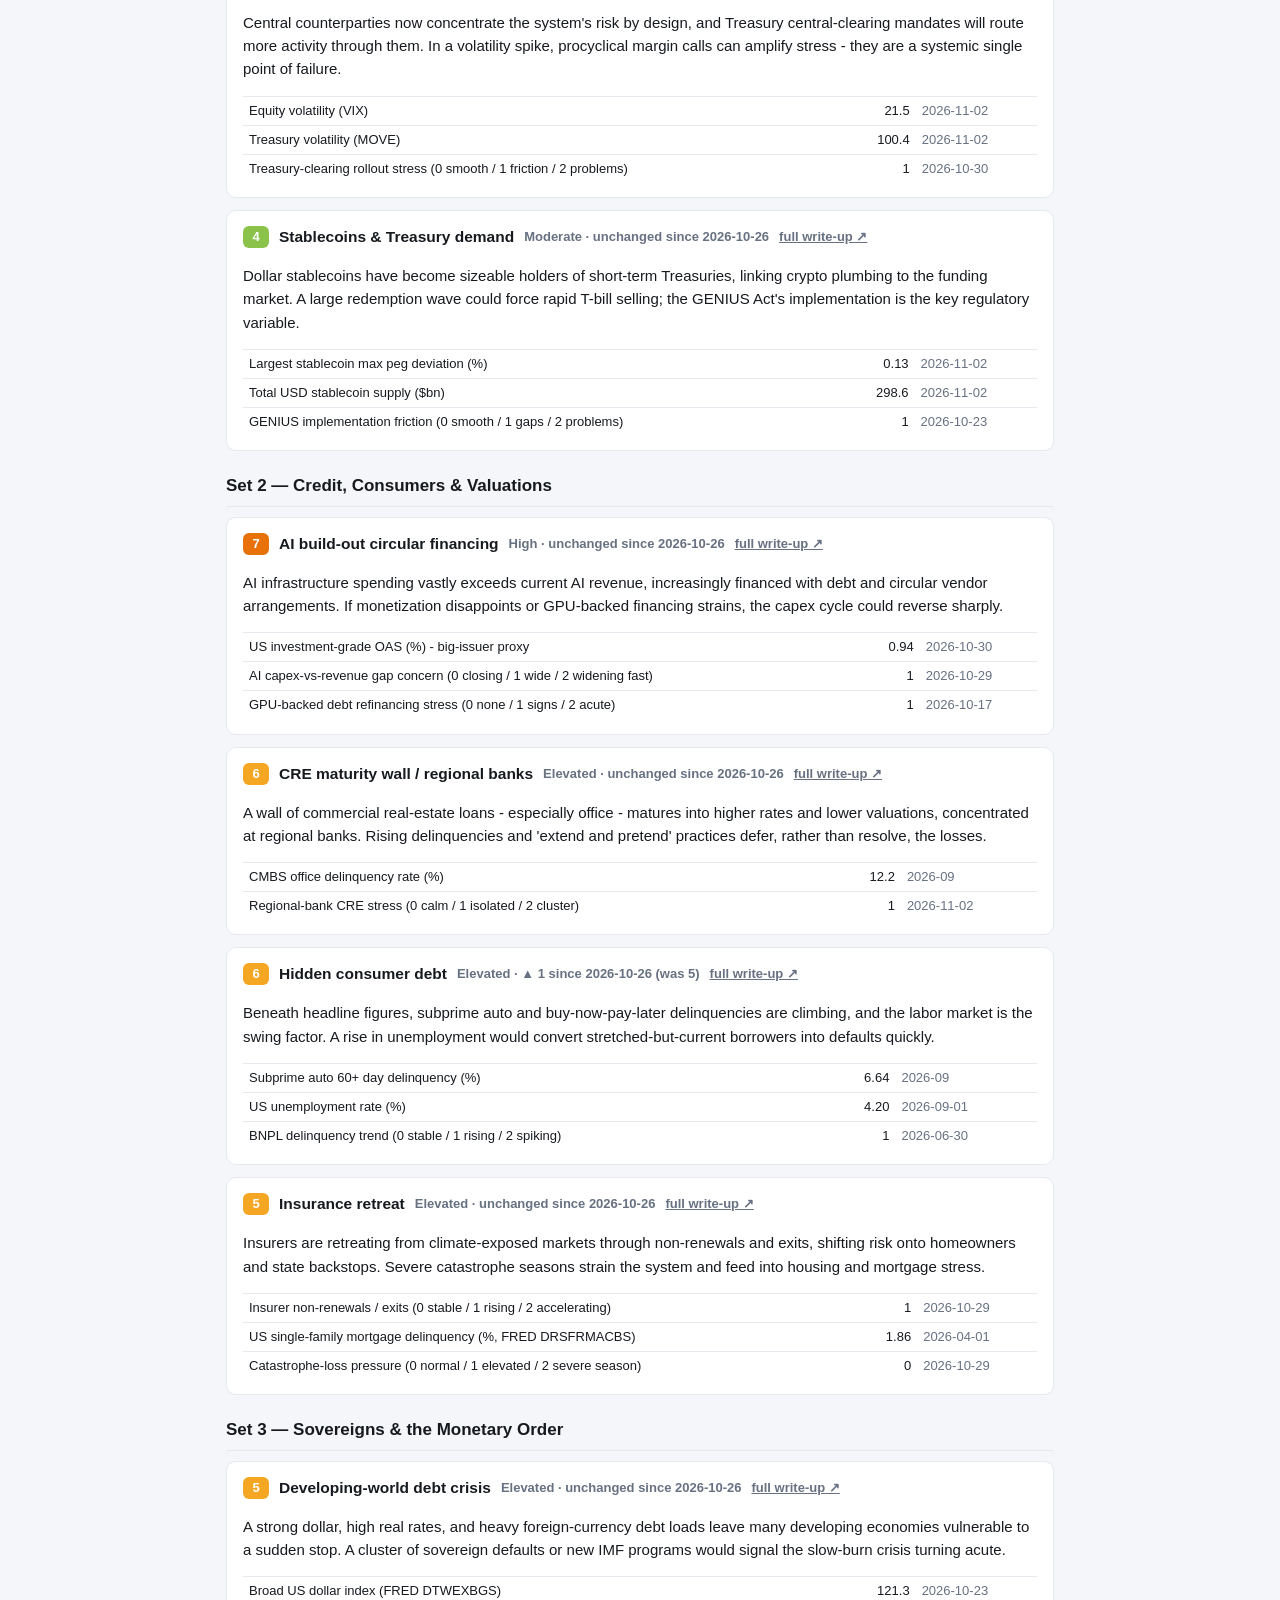
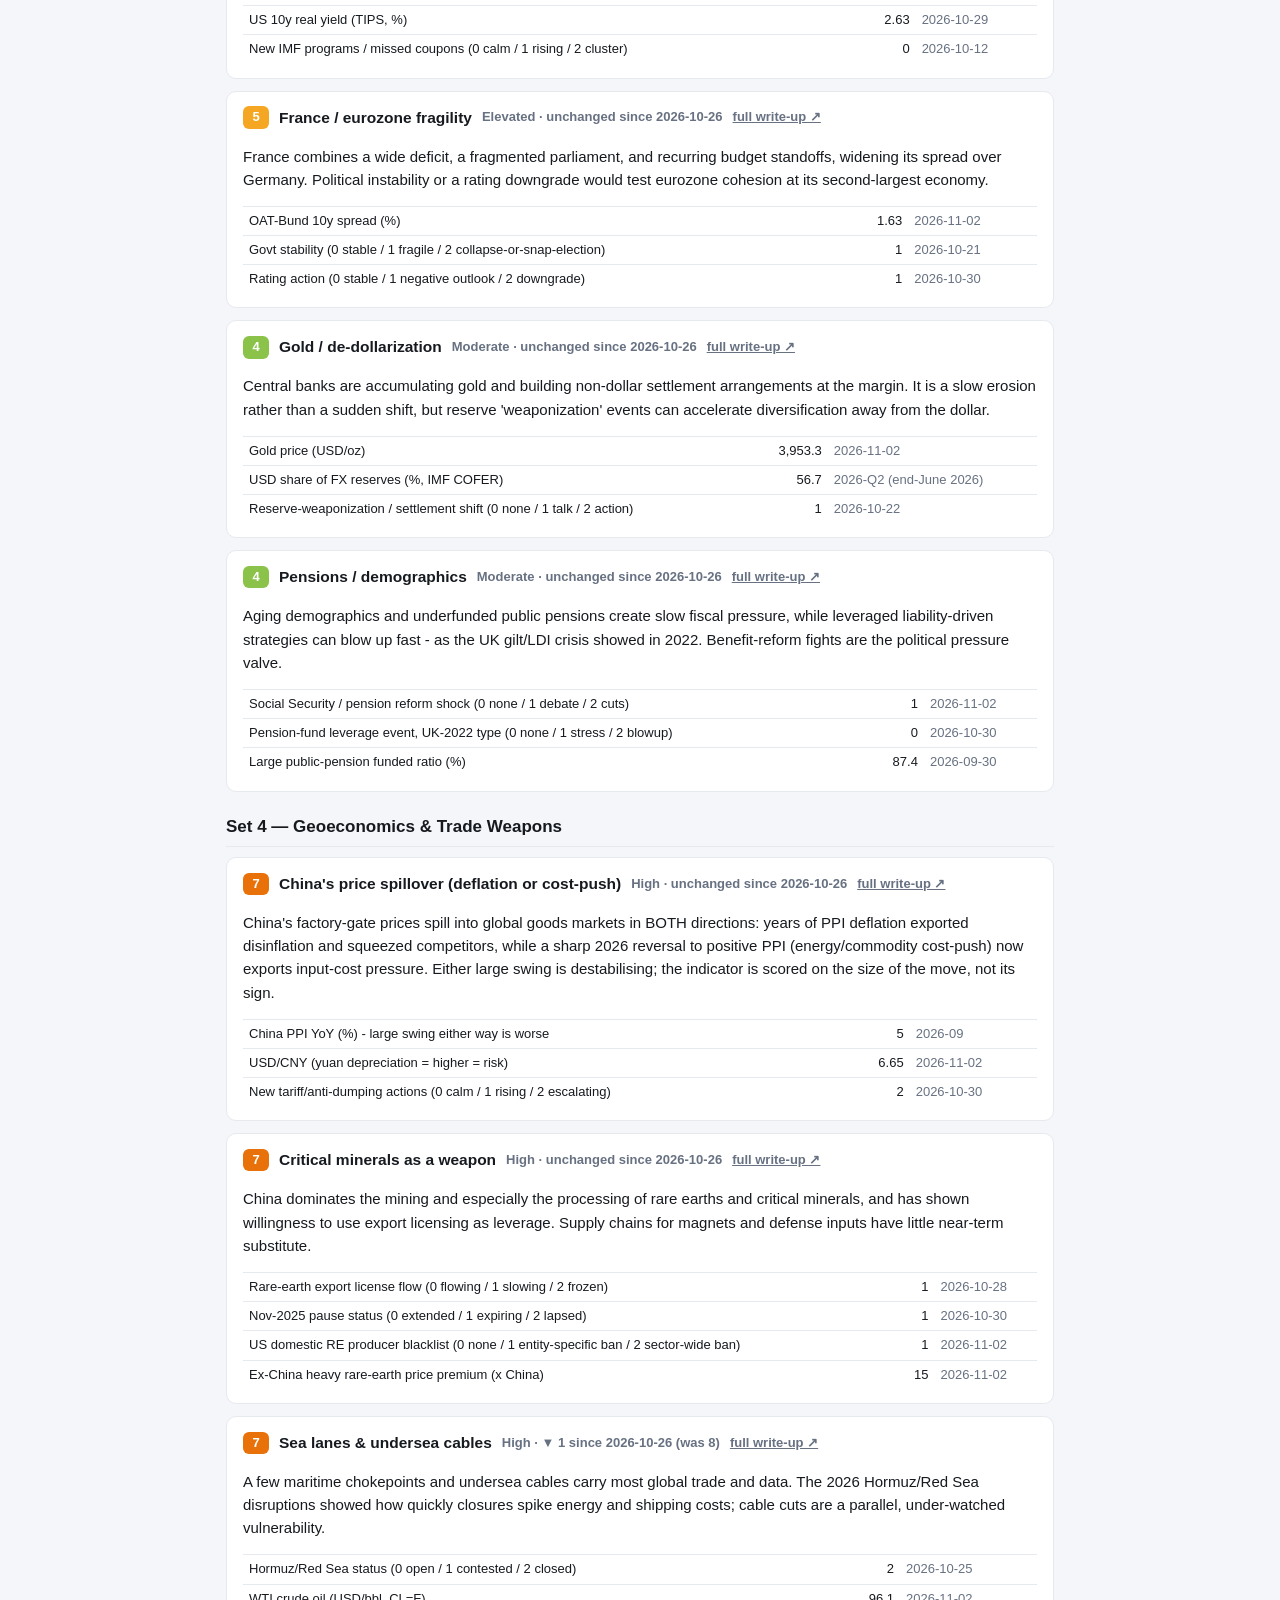
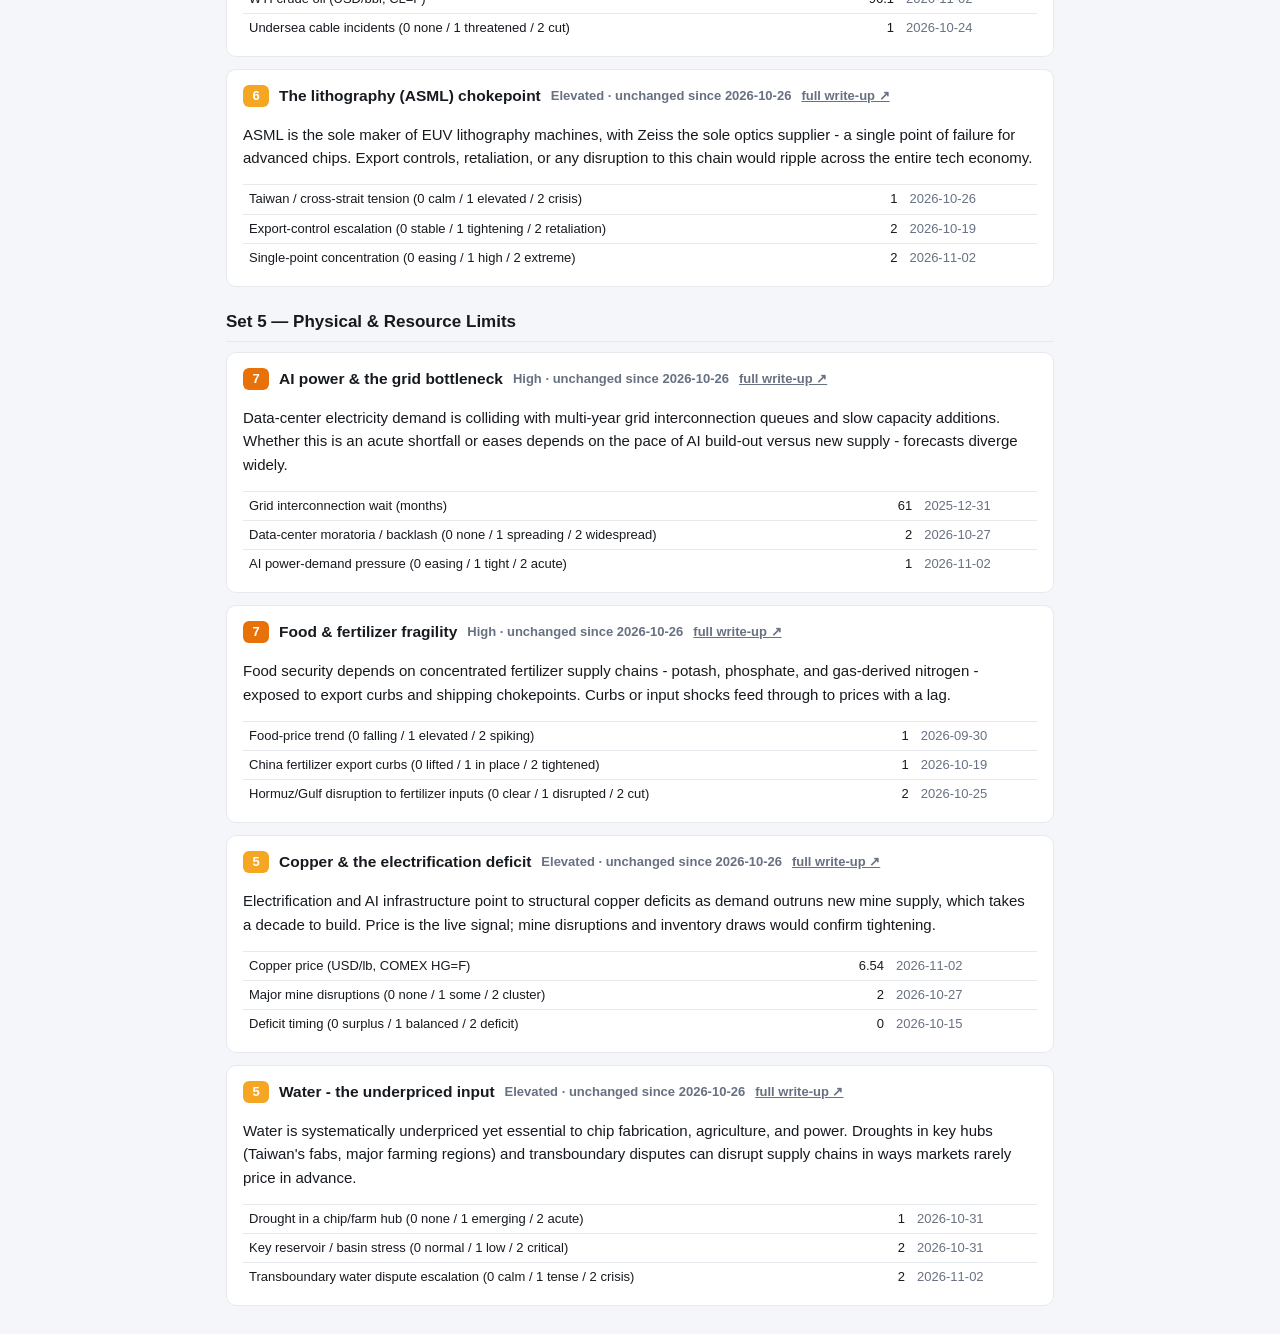
<file: dashboard/briefs/archive/living_brief_2026-11-02.html>
<!doctype html>
<html lang="en"><head><meta charset="utf-8">
<meta name="viewport" content="width=device-width, initial-scale=1">
<title>Living Brief — snapshot 2026-11-02</title>
<style>
:root{--bg:#f4f6f9;--card:#fff;--line:#e6e9ee;--text:#161a1f;--muted:#677182;--accent:#1F4E79;--head:#1F4E79}
@media (prefers-color-scheme:dark){:root{--bg:#0e1116;--card:#161b22;--line:#262d37;--text:#e7ebf0;--muted:#9aa6b4;--accent:#5b9bd5;--head:#0c1422}}
*{box-sizing:border-box}
body{margin:0;background:var(--bg);color:var(--text);font:15px/1.55 -apple-system,BlinkMacSystemFont,"Segoe UI",Roboto,Helvetica,Arial,sans-serif}
header{background:var(--head);color:#fff;padding:18px 16px}
header .in,main{max-width:860px;margin:0 auto}
header h1{margin:0;font-size:21px}
header p{margin:4px 0 0;opacity:.85;font-size:13px}
header a{color:#fff}
main{padding:16px}
a{color:var(--accent)}
.card{background:var(--card);border:1px solid var(--line);border-radius:10px;padding:14px 16px;margin:0 0 12px}
.agg{display:flex;flex-wrap:wrap;gap:8px;margin:0 0 12px}
.agg div{background:var(--card);border:1px solid var(--line);border-radius:8px;padding:8px 12px;font-size:13px}
.agg b{font-size:18px;display:block}
h2{font-size:17px;margin:22px 0 10px;padding-bottom:6px;border-bottom:1px solid var(--line)}
h3{font-size:15.5px;margin:0;display:flex;gap:10px;align-items:center;flex-wrap:wrap}
.chip{display:inline-block;min-width:26px;text-align:center;color:#fff;font-weight:700;border-radius:6px;padding:1px 7px;font-size:13px}
.muted{color:var(--muted);font-size:13px}
.note ul{margin:6px 0 6px 18px;padding:0}
.note p{margin:6px 0}
table{width:100%;border-collapse:collapse;font-size:13px;margin-top:8px}
td{padding:4px 6px;border-top:1px solid var(--line);vertical-align:top;overflow-wrap:break-word}
td.v{white-space:nowrap;text-align:right}
td.d{white-space:nowrap;color:var(--muted)}
.stale{color:#C0392B;font-size:12px}
@media (max-width:560px){td.d{display:none}}
</style></head><body>
<header><div class="in"><h1>Global Macro Intelligence — Living Brief</h1>
<p>Frozen monthly snapshot · data as of 2026-11-02 · levels as published that day · <a href="index.html">All snapshots &amp; editions</a> · <a href="../living_brief.html">Today’s brief</a></p></div></header>
<main>
<div class="agg"><div>Overall<b>7.8</b>High</div><div title="Funding &amp; Leverage">Funding<b>6.1</b></div><div title="Credit, Consumers &amp; Valuations">Credit<b>5.6</b></div><div title="Sovereigns &amp; the Monetary Order">Sovereign<b>4.4</b></div><div title="Geoeconomics &amp; Trade Weapons">Geoecon<b>6.6</b></div><div title="Physical &amp; Resource Limits">Physical<b>5.6</b></div></div>
<div class="card"><b>9 stories are at High or above:</b> Private credit&#x27;s opaque expansion (8); AI build-out circular financing (7); AI power &amp; the grid bottleneck (7); China&#x27;s price spillover (deflation or cost-push) (7); Critical minerals as a weapon (7); Food &amp; fertilizer fragility (7); Japan fiscal / JGB / carry trade (7); Sea lanes &amp; undersea cables (7); Treasury basis trade (hidden leverage) (7)</div>
<div class="card note"><b>That day’s note</b><p><strong>Overall risk stands at High, with 9 stories at High or above.</strong></p>
<p><strong>Stories with level changes:</strong></p>
<p>• <strong>Treasury basis trade (hidden leverage)</strong> moved from Elevated to High. MOVE index (Treasury volatility) rose to 100.368 from 97.9015, signaling increased hedging costs and potential strain on leveraged Treasury positioning.</p>
<p>• <strong>Hidden consumer debt</strong> moved within Elevated. Subprime auto 60+ day delinquency climbed to 6.64% from 6.13% in September, indicating accelerating stress in non-prime auto credit.</p>
<p>• <strong>Sea lanes &amp; undersea cables</strong> moved within High. WIU crude oil fell to $96.1/bbl from $104.32, reducing near-term economic disruption risk from supply-chain interference.</p>
<p>• <strong>Clearinghouses (financial chokepoint)</strong> moved from Moderate to Elevated. VIX rose to 21.46 from 19.98 and MOVE to 100.368 from 97.9015, concentrating clearing risk as dual volatility spikes stress margin and default-fund adequacy.</p>
<p><strong>Watch: Private credit&#x27;s opaque expansion remains the highest-risk story at level 8.</strong></p></div>
<p class="muted">Educational only — not investment advice. Levels are set by fixed rules from the indicator readings; see the tracker for method and sources.</p>
<h2>Set 1 — Funding &amp; Leverage</h2>
<div class="card" id="s3_private_credit"><h3><span class="chip" style="background:#E8710A">8</span>Private credit&#x27;s opaque expansion <span class="muted">High · unchanged since 2026-10-26</span> <a class="muted" href="../Global_Macro_Intelligence_Brief_2026.pdf#page=10">full write-up ↗</a></h3><p>Lending has migrated from banks to lightly regulated private-credit funds, where assets are marked infrequently and leverage is opaque. Defaults are rising from a low base; the risk is that losses surface suddenly rather than being visible in real time.</p><table><tr><td>US high-yield OAS (%, ≈310bps)</td><td class="v">3.44</td><td class="d">2026-10-30</td></tr><tr><td>Direct-lending default rate (%, Fitch incl. distressed exchanges)</td><td class="v">6.30</td><td class="d">2026-Q3 (TTM ended Sep 2026, published Oct 2026)</td></tr><tr><td>Large-fund redemption gates (0 none / 1 isolated / 2 widespread)</td><td class="v">2</td><td class="d">2026-09-11</td></tr></table></div>
<div class="card" id="s1_basis_trade"><h3><span class="chip" style="background:#E8710A">7</span>Treasury basis trade (hidden leverage) <span class="muted">High · ▲ 1 since 2026-10-26 (was 6)</span> <a class="muted" href="../Global_Macro_Intelligence_Brief_2026.pdf#page=6">full write-up ↗</a></h3><p>Hedge funds run a highly leveraged arbitrage between Treasury cash bonds and futures. It is a major source of liquidity, but a spike in funding costs or Treasury volatility can force rapid unwinds, as briefly happened in March 2020 and again in 2025.</p><table><tr><td>SOFR minus EFFR (%)</td><td class="v">0.07</td><td class="d">2026-10-30</td></tr><tr><td>MOVE index (Treasury volatility)</td><td class="v">100.4</td><td class="d">2026-11-02</td></tr><tr><td>SEC central clearing on track (0 ok / 1 slipping / 2 delayed)</td><td class="v">1</td><td class="d">2026-10-31</td></tr></table></div>
<div class="card" id="s2_japan"><h3><span class="chip" style="background:#E8710A">7</span>Japan fiscal / JGB / carry trade <span class="muted">High · unchanged since 2026-10-26</span> <a class="muted" href="../Global_Macro_Intelligence_Brief_2026.pdf#page=8">full write-up ↗</a></h3><p>Decades of near-zero rates made Japan the funding leg of a vast global carry trade. As the BoJ normalizes and JGB yields rise, fiscal financing gets harder and carry unwinds can transmit stress worldwide - the August 2024 mini-crash was a preview.</p><table><tr><td>USD/JPY (yen strengthening = lower = risk)</td><td class="v">157.9</td><td class="d">2026-11-02</td></tr><tr><td>30-year JGB yield (%)</td><td class="v">3.91</td><td class="d">2026-10-30</td></tr><tr><td>Takaichi plan financing clarity (0 ok / 1 unclear / 2 disorderly)</td><td class="v">1</td><td class="d">2026-11-02</td></tr></table></div>
<div class="card" id="s21_clearinghouses"><h3><span class="chip" style="background:#F5A623">5</span>Clearinghouses (financial chokepoint) <span class="muted">Elevated · unchanged since 2026-10-26</span> <a class="muted" href="../Global_Macro_Intelligence_Brief_2026.pdf#page=14">full write-up ↗</a></h3><p>Central counterparties now concentrate the system&#x27;s risk by design, and Treasury central-clearing mandates will route more activity through them. In a volatility spike, procyclical margin calls can amplify stress - they are a systemic single point of failure.</p><table><tr><td>Equity volatility (VIX)</td><td class="v">21.5</td><td class="d">2026-11-02</td></tr><tr><td>Treasury volatility (MOVE)</td><td class="v">100.4</td><td class="d">2026-11-02</td></tr><tr><td>Treasury-clearing rollout stress (0 smooth / 1 friction / 2 problems)</td><td class="v">1</td><td class="d">2026-10-30</td></tr></table></div>
<div class="card" id="s7_stablecoins"><h3><span class="chip" style="background:#8BC34A">4</span>Stablecoins &amp; Treasury demand <span class="muted">Moderate · unchanged since 2026-10-26</span> <a class="muted" href="../Global_Macro_Intelligence_Brief_2026.pdf#page=12">full write-up ↗</a></h3><p>Dollar stablecoins have become sizeable holders of short-term Treasuries, linking crypto plumbing to the funding market. A large redemption wave could force rapid T-bill selling; the GENIUS Act&#x27;s implementation is the key regulatory variable.</p><table><tr><td>Largest stablecoin max peg deviation (%)</td><td class="v">0.13</td><td class="d">2026-11-02</td></tr><tr><td>Total USD stablecoin supply ($bn)</td><td class="v">298.6</td><td class="d">2026-11-02</td></tr><tr><td>GENIUS implementation friction (0 smooth / 1 gaps / 2 problems)</td><td class="v">1</td><td class="d">2026-10-23</td></tr></table></div>
<h2>Set 2 — Credit, Consumers &amp; Valuations</h2>
<div class="card" id="s8_ai_capex"><h3><span class="chip" style="background:#E8710A">7</span>AI build-out circular financing <span class="muted">High · unchanged since 2026-10-26</span> <a class="muted" href="../Global_Macro_Intelligence_Brief_2026.pdf#page=18">full write-up ↗</a></h3><p>AI infrastructure spending vastly exceeds current AI revenue, increasingly financed with debt and circular vendor arrangements. If monetization disappoints or GPU-backed financing strains, the capex cycle could reverse sharply.</p><table><tr><td>US investment-grade OAS (%) - big-issuer proxy</td><td class="v">0.94</td><td class="d">2026-10-30</td></tr><tr><td>AI capex-vs-revenue gap concern (0 closing / 1 wide / 2 widening fast)</td><td class="v">1</td><td class="d">2026-10-29</td></tr><tr><td>GPU-backed debt refinancing stress (0 none / 1 signs / 2 acute)</td><td class="v">1</td><td class="d">2026-10-17</td></tr></table></div>
<div class="card" id="s9_cre"><h3><span class="chip" style="background:#F5A623">6</span>CRE maturity wall / regional banks <span class="muted">Elevated · unchanged since 2026-10-26</span> <a class="muted" href="../Global_Macro_Intelligence_Brief_2026.pdf#page=20">full write-up ↗</a></h3><p>A wall of commercial real-estate loans - especially office - matures into higher rates and lower valuations, concentrated at regional banks. Rising delinquencies and &#x27;extend and pretend&#x27; practices defer, rather than resolve, the losses.</p><table><tr><td>CMBS office delinquency rate (%)</td><td class="v">12.2</td><td class="d">2026-09</td></tr><tr><td>Regional-bank CRE stress (0 calm / 1 isolated / 2 cluster)</td><td class="v">1</td><td class="d">2026-11-02</td></tr></table></div>
<div class="card" id="s11_consumer_debt"><h3><span class="chip" style="background:#F5A623">6</span>Hidden consumer debt <span class="muted">Elevated · ▲ 1 since 2026-10-26 (was 5)</span> <a class="muted" href="../Global_Macro_Intelligence_Brief_2026.pdf#page=22">full write-up ↗</a></h3><p>Beneath headline figures, subprime auto and buy-now-pay-later delinquencies are climbing, and the labor market is the swing factor. A rise in unemployment would convert stretched-but-current borrowers into defaults quickly.</p><table><tr><td>Subprime auto 60+ day delinquency (%)</td><td class="v">6.64</td><td class="d">2026-09</td></tr><tr><td>US unemployment rate (%)</td><td class="v">4.20</td><td class="d">2026-09-01</td></tr><tr><td>BNPL delinquency trend (0 stable / 1 rising / 2 spiking)</td><td class="v">1</td><td class="d">2026-06-30</td></tr></table></div>
<div class="card" id="s13_insurance"><h3><span class="chip" style="background:#F5A623">5</span>Insurance retreat <span class="muted">Elevated · unchanged since 2026-10-26</span> <a class="muted" href="../Global_Macro_Intelligence_Brief_2026.pdf#page=25">full write-up ↗</a></h3><p>Insurers are retreating from climate-exposed markets through non-renewals and exits, shifting risk onto homeowners and state backstops. Severe catastrophe seasons strain the system and feed into housing and mortgage stress.</p><table><tr><td>Insurer non-renewals / exits (0 stable / 1 rising / 2 accelerating)</td><td class="v">1</td><td class="d">2026-10-29</td></tr><tr><td>US single-family mortgage delinquency (%, FRED DRSFRMACBS)</td><td class="v">1.86</td><td class="d">2026-04-01</td></tr><tr><td>Catastrophe-loss pressure (0 normal / 1 elevated / 2 severe season)</td><td class="v">0</td><td class="d">2026-10-29</td></tr></table></div>
<h2>Set 3 — Sovereigns &amp; the Monetary Order</h2>
<div class="card" id="s4_dev_debt"><h3><span class="chip" style="background:#F5A623">5</span>Developing-world debt crisis <span class="muted">Elevated · unchanged since 2026-10-26</span> <a class="muted" href="../Global_Macro_Intelligence_Brief_2026.pdf#page=29">full write-up ↗</a></h3><p>A strong dollar, high real rates, and heavy foreign-currency debt loads leave many developing economies vulnerable to a sudden stop. A cluster of sovereign defaults or new IMF programs would signal the slow-burn crisis turning acute.</p><table><tr><td>Broad US dollar index (FRED DTWEXBGS)</td><td class="v">121.3</td><td class="d">2026-10-23</td></tr><tr><td>US 10y real yield (TIPS, %)</td><td class="v">2.63</td><td class="d">2026-10-29</td></tr><tr><td>New IMF programs / missed coupons (0 calm / 1 rising / 2 cluster)</td><td class="v">0</td><td class="d">2026-10-12</td></tr></table></div>
<div class="card" id="s10_france"><h3><span class="chip" style="background:#F5A623">5</span>France / eurozone fragility <span class="muted">Elevated · unchanged since 2026-10-26</span> <a class="muted" href="../Global_Macro_Intelligence_Brief_2026.pdf#page=31">full write-up ↗</a></h3><p>France combines a wide deficit, a fragmented parliament, and recurring budget standoffs, widening its spread over Germany. Political instability or a rating downgrade would test eurozone cohesion at its second-largest economy.</p><table><tr><td>OAT-Bund 10y spread (%)</td><td class="v">1.63</td><td class="d">2026-11-02</td></tr><tr><td>Govt stability (0 stable / 1 fragile / 2 collapse-or-snap-election)</td><td class="v">1</td><td class="d">2026-10-21</td></tr><tr><td>Rating action (0 stable / 1 negative outlook / 2 downgrade)</td><td class="v">1</td><td class="d">2026-10-30</td></tr></table></div>
<div class="card" id="s12_gold_dedollar"><h3><span class="chip" style="background:#8BC34A">4</span>Gold / de-dollarization <span class="muted">Moderate · unchanged since 2026-10-26</span> <a class="muted" href="../Global_Macro_Intelligence_Brief_2026.pdf#page=33">full write-up ↗</a></h3><p>Central banks are accumulating gold and building non-dollar settlement arrangements at the margin. It is a slow erosion rather than a sudden shift, but reserve &#x27;weaponization&#x27; events can accelerate diversification away from the dollar.</p><table><tr><td>Gold price (USD/oz)</td><td class="v">3,953.3</td><td class="d">2026-11-02</td></tr><tr><td>USD share of FX reserves (%, IMF COFER)</td><td class="v">56.7</td><td class="d">2026-Q2 (end-June 2026)</td></tr><tr><td>Reserve-weaponization / settlement shift (0 none / 1 talk / 2 action)</td><td class="v">1</td><td class="d">2026-10-22</td></tr></table></div>
<div class="card" id="s14_pensions"><h3><span class="chip" style="background:#8BC34A">4</span>Pensions / demographics <span class="muted">Moderate · unchanged since 2026-10-26</span> <a class="muted" href="../Global_Macro_Intelligence_Brief_2026.pdf#page=35">full write-up ↗</a></h3><p>Aging demographics and underfunded public pensions create slow fiscal pressure, while leveraged liability-driven strategies can blow up fast - as the UK gilt/LDI crisis showed in 2022. Benefit-reform fights are the political pressure valve.</p><table><tr><td>Social Security / pension reform shock (0 none / 1 debate / 2 cuts)</td><td class="v">1</td><td class="d">2026-11-02</td></tr><tr><td>Pension-fund leverage event, UK-2022 type (0 none / 1 stress / 2 blowup)</td><td class="v">0</td><td class="d">2026-10-30</td></tr><tr><td>Large public-pension funded ratio (%)</td><td class="v">87.4</td><td class="d">2026-09-30</td></tr></table></div>
<h2>Set 4 — Geoeconomics &amp; Trade Weapons</h2>
<div class="card" id="s5_china_deflation"><h3><span class="chip" style="background:#E8710A">7</span>China&#x27;s price spillover (deflation or cost-push) <span class="muted">High · unchanged since 2026-10-26</span> <a class="muted" href="../Global_Macro_Intelligence_Brief_2026.pdf#page=39">full write-up ↗</a></h3><p>China&#x27;s factory-gate prices spill into global goods markets in BOTH directions: years of PPI deflation exported disinflation and squeezed competitors, while a sharp 2026 reversal to positive PPI (energy/commodity cost-push) now exports input-cost pressure. Either large swing is destabilising; the indicator is scored on the size of the move, not its sign.</p><table><tr><td>China PPI YoY (%) - large swing either way is worse</td><td class="v">5</td><td class="d">2026-09</td></tr><tr><td>USD/CNY (yuan depreciation = higher = risk)</td><td class="v">6.65</td><td class="d">2026-11-02</td></tr><tr><td>New tariff/anti-dumping actions (0 calm / 1 rising / 2 escalating)</td><td class="v">2</td><td class="d">2026-10-30</td></tr></table></div>
<div class="card" id="s6_rare_earths"><h3><span class="chip" style="background:#E8710A">7</span>Critical minerals as a weapon <span class="muted">High · unchanged since 2026-10-26</span> <a class="muted" href="../Global_Macro_Intelligence_Brief_2026.pdf#page=41">full write-up ↗</a></h3><p>China dominates the mining and especially the processing of rare earths and critical minerals, and has shown willingness to use export licensing as leverage. Supply chains for magnets and defense inputs have little near-term substitute.</p><table><tr><td>Rare-earth export license flow (0 flowing / 1 slowing / 2 frozen)</td><td class="v">1</td><td class="d">2026-10-28</td></tr><tr><td>Nov-2025 pause status (0 extended / 1 expiring / 2 lapsed)</td><td class="v">1</td><td class="d">2026-10-30</td></tr><tr><td>US domestic RE producer blacklist (0 none / 1 entity-specific ban / 2 sector-wide ban)</td><td class="v">1</td><td class="d">2026-11-02</td></tr><tr><td>Ex-China heavy rare-earth price premium (x China)</td><td class="v">15</td><td class="d">2026-11-02</td></tr></table></div>
<div class="card" id="s20_sea_lanes"><h3><span class="chip" style="background:#E8710A">7</span>Sea lanes &amp; undersea cables <span class="muted">High · ▼ 1 since 2026-10-26 (was 8)</span> <a class="muted" href="../Global_Macro_Intelligence_Brief_2026.pdf#page=45">full write-up ↗</a></h3><p>A few maritime chokepoints and undersea cables carry most global trade and data. The 2026 Hormuz/Red Sea disruptions showed how quickly closures spike energy and shipping costs; cable cuts are a parallel, under-watched vulnerability.</p><table><tr><td>Hormuz/Red Sea status (0 open / 1 contested / 2 closed)</td><td class="v">2</td><td class="d">2026-10-25</td></tr><tr><td>WTI crude oil (USD/bbl, CL=F)</td><td class="v">96.1</td><td class="d">2026-11-02</td></tr><tr><td>Undersea cable incidents (0 none / 1 threatened / 2 cut)</td><td class="v">1</td><td class="d">2026-10-24</td></tr></table></div>
<div class="card" id="s19_lithography"><h3><span class="chip" style="background:#F5A623">6</span>The lithography (ASML) chokepoint <span class="muted">Elevated · unchanged since 2026-10-26</span> <a class="muted" href="../Global_Macro_Intelligence_Brief_2026.pdf#page=43">full write-up ↗</a></h3><p>ASML is the sole maker of EUV lithography machines, with Zeiss the sole optics supplier - a single point of failure for advanced chips. Export controls, retaliation, or any disruption to this chain would ripple across the entire tech economy.</p><table><tr><td>Taiwan / cross-strait tension (0 calm / 1 elevated / 2 crisis)</td><td class="v">1</td><td class="d">2026-10-26</td></tr><tr><td>Export-control escalation (0 stable / 1 tightening / 2 retaliation)</td><td class="v">2</td><td class="d">2026-10-19</td></tr><tr><td>Single-point concentration (0 easing / 1 high / 2 extreme)</td><td class="v">2</td><td class="d">2026-11-02</td></tr></table></div>
<h2>Set 5 — Physical &amp; Resource Limits</h2>
<div class="card" id="s15_ai_power"><h3><span class="chip" style="background:#E8710A">7</span>AI power &amp; the grid bottleneck <span class="muted">High · unchanged since 2026-10-26</span> <a class="muted" href="../Global_Macro_Intelligence_Brief_2026.pdf#page=49">full write-up ↗</a></h3><p>Data-center electricity demand is colliding with multi-year grid interconnection queues and slow capacity additions. Whether this is an acute shortfall or eases depends on the pace of AI build-out versus new supply - forecasts diverge widely.</p><table><tr><td>Grid interconnection wait (months)</td><td class="v">61</td><td class="d">2025-12-31</td></tr><tr><td>Data-center moratoria / backlash (0 none / 1 spreading / 2 widespread)</td><td class="v">2</td><td class="d">2026-10-27</td></tr><tr><td>AI power-demand pressure (0 easing / 1 tight / 2 acute)</td><td class="v">1</td><td class="d">2026-11-02</td></tr></table></div>
<div class="card" id="s18_food_fertilizer"><h3><span class="chip" style="background:#E8710A">7</span>Food &amp; fertilizer fragility <span class="muted">High · unchanged since 2026-10-26</span> <a class="muted" href="../Global_Macro_Intelligence_Brief_2026.pdf#page=56">full write-up ↗</a></h3><p>Food security depends on concentrated fertilizer supply chains - potash, phosphate, and gas-derived nitrogen - exposed to export curbs and shipping chokepoints. Curbs or input shocks feed through to prices with a lag.</p><table><tr><td>Food-price trend (0 falling / 1 elevated / 2 spiking)</td><td class="v">1</td><td class="d">2026-09-30</td></tr><tr><td>China fertilizer export curbs (0 lifted / 1 in place / 2 tightened)</td><td class="v">1</td><td class="d">2026-10-19</td></tr><tr><td>Hormuz/Gulf disruption to fertilizer inputs (0 clear / 1 disrupted / 2 cut)</td><td class="v">2</td><td class="d">2026-10-25</td></tr></table></div>
<div class="card" id="s16_copper"><h3><span class="chip" style="background:#F5A623">5</span>Copper &amp; the electrification deficit <span class="muted">Elevated · unchanged since 2026-10-26</span> <a class="muted" href="../Global_Macro_Intelligence_Brief_2026.pdf#page=52">full write-up ↗</a></h3><p>Electrification and AI infrastructure point to structural copper deficits as demand outruns new mine supply, which takes a decade to build. Price is the live signal; mine disruptions and inventory draws would confirm tightening.</p><table><tr><td>Copper price (USD/lb, COMEX HG=F)</td><td class="v">6.54</td><td class="d">2026-11-02</td></tr><tr><td>Major mine disruptions (0 none / 1 some / 2 cluster)</td><td class="v">2</td><td class="d">2026-10-27</td></tr><tr><td>Deficit timing (0 surplus / 1 balanced / 2 deficit)</td><td class="v">0</td><td class="d">2026-10-15</td></tr></table></div>
<div class="card" id="s17_water"><h3><span class="chip" style="background:#F5A623">5</span>Water - the underpriced input <span class="muted">Elevated · unchanged since 2026-10-26</span> <a class="muted" href="../Global_Macro_Intelligence_Brief_2026.pdf#page=54">full write-up ↗</a></h3><p>Water is systematically underpriced yet essential to chip fabrication, agriculture, and power. Droughts in key hubs (Taiwan&#x27;s fabs, major farming regions) and transboundary disputes can disrupt supply chains in ways markets rarely price in advance.</p><table><tr><td>Drought in a chip/farm hub (0 none / 1 emerging / 2 acute)</td><td class="v">1</td><td class="d">2026-10-31</td></tr><tr><td>Key reservoir / basin stress (0 normal / 1 low / 2 critical)</td><td class="v">2</td><td class="d">2026-10-31</td></tr><tr><td>Transboundary water dispute escalation (0 calm / 1 tense / 2 crisis)</td><td class="v">2</td><td class="d">2026-11-02</td></tr></table></div>
</main></body></html>
</file>
